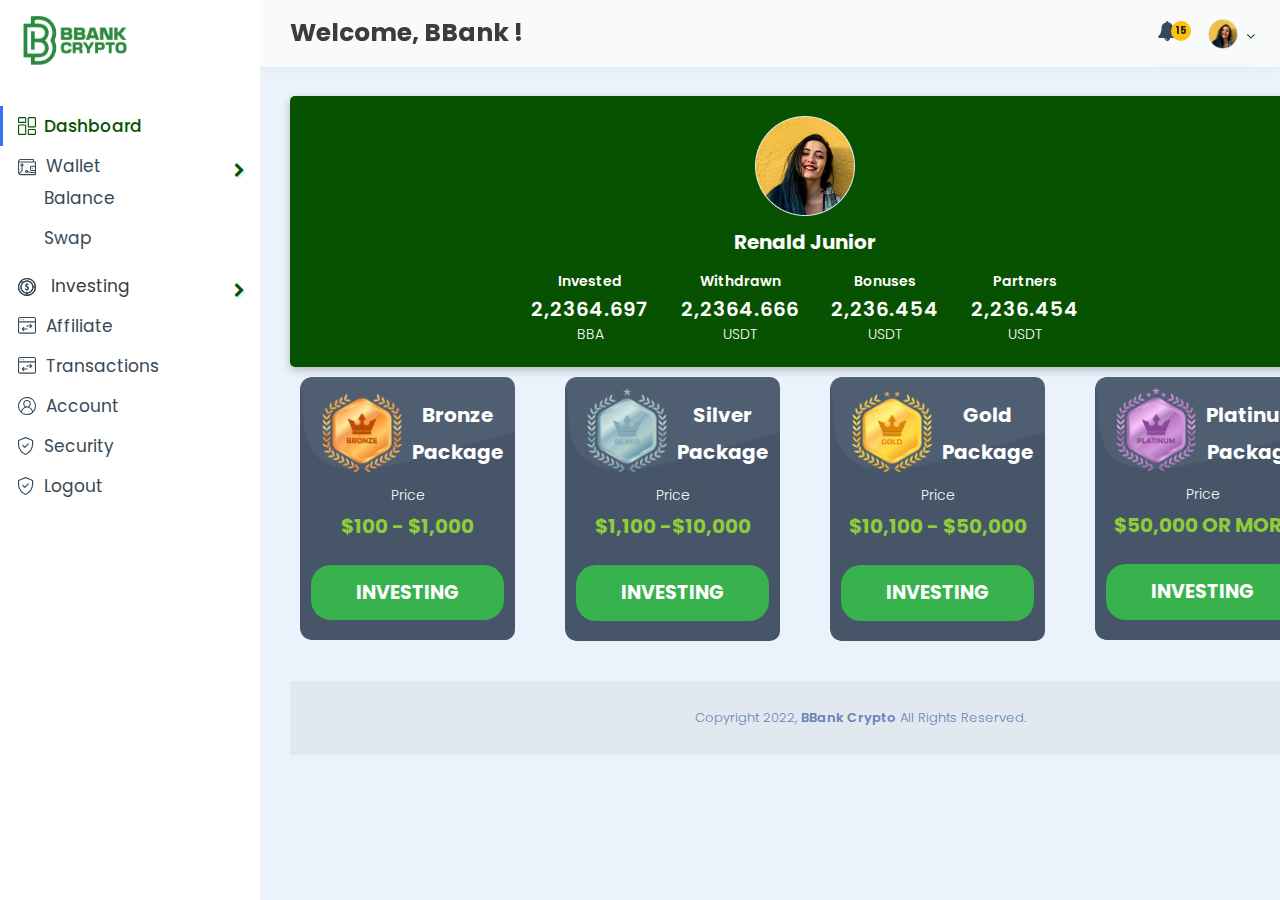
<file: index.html>
<!DOCTYPE html>
<html lang="zxx" class="js">

<head>
    <meta charset="utf-8">
    <meta name="author" content="Softnio">
    <meta name="viewport" content="width=device-width, initial-scale=1, shrink-to-fit=no">

    <link rel="shortcut icon" href="./assets/img/fav.png" type="image/x-icon">

    <title>Dashboard</title>

    <link rel="stylesheet" href="./assets/css/bundle.css">

    <link rel="stylesheet" href="./assets/css/swiper-bundle.css" />
    <link rel="stylesheet" href="./assets/css/style.css">
    <link rel="stylesheet" href="./assets/css/dashboard.css">
    <link href="./assets/css/site-account.css" rel="stylesheet" />
    <link href="./assets/css/footable.boostrap.min.css" rel="stylesheet" />
    <script src="./assets/js/jquery.bundle.js"></script>
    <link href="./assets/css/toastr.min.css" rel="stylesheet" />
    <link href="./assets/css/font-awesome-4.7/css/font-awesome.min.css" rel="stylesheet" />
</head>

<body class="user-dashboard">
    <div class="topbar">
        <div class="topbar-md d-lg-none">
            <div class="container">
                <div class="d-flex align-items-center justify-content-between">
                    <a href="#" class="toggle-nav">
                        <div class="toggle-icon">
                            <span class="toggle-line"></span>
                            <span class="toggle-line"></span>
                            <span class="toggle-line"></span>
                            <span class="toggle-line"></span>
                        </div>
                    </a>

                    <div class="site-logo">
                        <a href="./index.html" class="site-brand">
                            <img src="./assets/img/logo-green.png" alt="logo" srcset="./assets/img/logo-green.png">
                        </a>
                    </div>

                    <div class="dropdown topbar-action-item topbar-action-user">
                        <a href="#" data-toggle="dropdown"> <img class="icon" src="./assets/img/user-thumb-sm.png"
                                alt="thumb"> <i class="fa fa-angle-down"
                                style="color: black; position: relative; top: 3px; margin-left: 4px;"></i></a>
                        <div class="dropdown-menu dropdown-menu-right">
                            <div class="user-dropdown">
                                <div class="user-dropdown-head">
                                    <h6 class="user-dropdown-name">luishoang</h6>
                                </div>
                                <div class="gaps-1x"></div>
                                <ul class="user-dropdown-links">
                                    <li><a href="./updateprofile.html"><i class="ti ti-id-badge"></i>My Profile</a>
                                    </li>
                                    <li><a href="./security.html"><i class="ti ti-lock"></i>Security</a></li>
                                </ul>
                                <ul class="user-dropdown-links">
                                    <li><a href="./index.html"><i class="ti ti-power-off"></i>Logout</a></li>
                                </ul>
                            </div>
                        </div>
                    </div>

                </div>
            </div>
        </div>
        <!-- pc -->
        <div class="user-content">
            <div class="d-lg-flex align-items-center justify-content-between">
                <div class="topbar-lg d-none d-lg-block">
                    <div class="title-header">Welcome, BBank !</div>
                </div>
                <div class="topbar-action d-none d-lg-block">
                    <ul class="topbar-action-list">
                        <li class="nav-item dropdown show">
                            <a class="nav-link" data-toggle="dropdown" href="#" aria-expanded="true">
                                <i class="fa fa-bell" aria-hidden="true"></i>
                                <span class="badge badge-warning navbar-badge">15</span>
                            </a>
                            <div class="dropdown-menu dropdown-menu-lg dropdown-menu-right "
                                style="left: inherit; right: 0px;">
                                <span class="dropdown-item dropdown-header">15 Notifications</span>
                                <div class="dropdown-divider"></div>
                                <a href="#" class="dropdown-item">
                                    <i class="fa fa-bell" aria-hidden="true"></i> 4 new messages
                                    <span class="float-right text-muted text-sm">3 mins</span>
                                </a>
                                <div class="dropdown-divider"></div>
                                <a href="#" class="dropdown-item">
                                    <i class="fa fa-bell" aria-hidden="true"></i> 8 friend requests
                                    <span class="float-right text-muted text-sm">12 hours</span>
                                </a>
                                <div class="dropdown-divider"></div>
                                <a href="#" class="dropdown-item">
                                    <i class="fa fa-bell" aria-hidden="true"></i> 3 new reports
                                    <span class="float-right text-muted text-sm">2 days</span>
                                </a>
                                <div class="dropdown-divider"></div>
                                <a href="#" class="dropdown-item dropdown-footer">See All Notifications</a>
                            </div>
                        </li>
                        <li class="dropdown topbar-action-item topbar-action-user">
                            <a href="#" data-toggle="dropdown"> <img class="icon" src="./assets/img/user-thumb-sm.png"
                                    alt="thumb"> <i class="fa fa-angle-down"
                                    style="color: #075200; position: relative; top: 3px; margin-left: 4px;"></i></a>
                            <div class="dropdown-menu dropdown-menu-right">
                                <div class="user-dropdown">
                                    <div class="user-dropdown-head">
                                        <h6 class="user-dropdown-name">luishoang</h6>
                                    </div>
                                    <div class="gaps-1x"></div>
                                    <ul class="user-dropdown-links">
                                        <li><a href="./updateprofile.html"><i class="ti ti-id-badge"></i>My Profile</a>
                                        </li>
                                        <li><a href="./security.html"><i class="ti ti-lock"></i>Security</a></li>
                                    </ul>
                                    <ul class="user-dropdown-links">
                                        <li><a href="./index.html"><i class="ti ti-power-off"></i>Logout</a></li>
                                    </ul>
                                </div>
                            </div>
                        </li>
                    </ul>
                </div>
            </div>
        </div>
    </div>

    <div class="user-wraper">
        <div class="">
            <div class="d-flex">
                <div class="user-sidebar">
                    <div class="site-logo">
                        <a href="./index.html" class="site-brand">
                            <img src="./assets/img/logo-green.png" alt="logo" srcset="./assets/img/logo-green.png">
                        </a>
                    </div>
                    <ul class="user-icon-nav">
                        <li>
                            <a href="./index.html">
                                <svg width="18" height="18" viewBox="0 0 18 18" fill="none"
                                    xmlns="http://www.w3.org/2000/svg">
                                    <g clip-path="url(#clip0)">
                                        <path
                                            d="M6.93633 6.00117H1.31133C0.587109 6.00117 0 5.41055 0 4.68633V1.31133C0 0.587109 0.587109 0 1.31133 0H6.93633C7.66055 0 8.24766 0.587109 8.24766 1.31133V4.68633C8.25117 5.41055 7.66055 6.00117 6.93633 6.00117ZM1.31133 1.125C1.20937 1.125 1.125 1.20938 1.125 1.31133V4.68633C1.125 4.78828 1.20937 4.87266 1.31133 4.87266H6.93633C7.03828 4.87266 7.12266 4.78828 7.12266 4.68633V1.31133C7.12266 1.20938 7.03828 1.125 6.93633 1.125H1.31133Z"
                                            fill="#374957" />
                                        <path
                                            d="M6.93633 18H1.31133C0.587109 18 0 17.4129 0 16.6886V8.81365C0 8.08943 0.587109 7.50232 1.31133 7.50232H6.93633C7.66055 7.50232 8.24766 8.08943 8.24766 8.81365V16.6886C8.25117 17.4129 7.66055 18 6.93633 18ZM1.31133 8.6238C1.20937 8.6238 1.125 8.70818 1.125 8.81013V16.6851C1.125 16.7871 1.20937 16.8715 1.31133 16.8715H6.93633C7.03828 16.8715 7.12266 16.7871 7.12266 16.6851V8.81013C7.12266 8.70818 7.03828 8.6238 6.93633 8.6238H1.31133Z"
                                            fill="#374957" />
                                        <path
                                            d="M16.6886 18H11.0636C10.3394 18 9.75232 17.4129 9.75232 16.6887V13.3136C9.75232 12.5894 10.3394 12.0023 11.0636 12.0023H16.6886C17.4129 12.0023 18 12.5894 18 13.3136V16.6887C18 17.4129 17.4129 18 16.6886 18ZM11.0636 13.1238C10.9617 13.1238 10.8773 13.2082 10.8773 13.3101V16.6851C10.8773 16.7871 10.9617 16.8715 11.0636 16.8715H16.6886C16.7906 16.8715 16.875 16.7871 16.875 16.6851V13.3101C16.875 13.2082 16.7906 13.1238 16.6886 13.1238H11.0636Z"
                                            fill="#374957" />
                                        <path
                                            d="M16.6886 10.5012H11.0636C10.3394 10.5012 9.75232 9.9141 9.75232 9.18988V1.31488C9.75232 0.590665 10.3394 0.00355575 11.0636 0.00355575H16.6886C17.4129 4.01207e-05 18 0.58715 18 1.31137V9.18637C18 9.91059 17.4129 10.5012 16.6886 10.5012ZM11.0636 1.12504C10.9617 1.12504 10.8773 1.20942 10.8773 1.31137V9.18637C10.8773 9.28832 10.9617 9.3727 11.0636 9.3727H16.6886C16.7906 9.3727 16.875 9.28832 16.875 9.18637V1.31137C16.875 1.20942 16.7906 1.12504 16.6886 1.12504H11.0636Z"
                                            fill="#374957" />
                                    </g>
                                    <defs>
                                        <clipPath id="clip0">
                                            <rect width="18" height="18" fill="white" />
                                        </clipPath>
                                    </defs>
                                </svg>
                                &nbsp; Dashboard
                            </a>
                        </li>
                        <li class="drp-link">
                            <a href="javascript:void(0)" title="Network" class="drp-link-act">
                                <svg width="18" height="17" viewBox="0 0 18 17" fill="none"
                                    xmlns="http://www.w3.org/2000/svg">
                                    <g clip-path="url(#clip0)">
                                        <path
                                            d="M2.67188 16.1333H17.4727C17.7645 16.1333 18 15.8986 18 15.6077V11.4027V7.19762V2.95754C18 2.6667 17.7645 2.43191 17.4727 2.43191H15.9082V0.52563C15.9082 0.234781 15.6727 0 15.3809 0H2.6543C1.1918 0 0 1.18792 0 2.64567V13.4701C0 14.9384 1.19883 16.1333 2.67188 16.1333ZM16.9453 10.877H13.6441C13.3313 10.877 13.0781 10.6247 13.0781 10.3129V8.28393C13.0781 7.97205 13.3313 7.71975 13.6441 7.71975H16.9453V10.877ZM16.9453 5.62074V6.672H13.6441C12.7512 6.672 12.0234 7.39736 12.0234 8.28743V10.3164C12.0234 11.2064 12.7512 11.9318 13.6441 11.9318H16.9453V12.9831H13.5527L10.1777 12.2226C10.0617 11.4657 9.4043 10.8805 8.61328 10.8805C7.74141 10.8805 7.03125 11.5884 7.03125 12.4574C7.03125 13.3265 7.74141 14.0343 8.61328 14.0343C9.19336 14.0343 9.70312 13.7189 9.97734 13.2529L13.377 14.0203C13.4156 14.0273 13.4543 14.0343 13.493 14.0343H16.9453V15.0856H2.67188C2.2957 15.0856 1.95117 14.9559 1.67695 14.7422L4.41563 12.0124C4.51406 11.9143 4.57031 11.7811 4.57031 11.641V7.60061C5.18555 7.38335 5.625 6.79815 5.625 6.11483C5.625 5.24579 4.91484 4.53794 4.04297 4.53794C3.17109 4.53794 2.46094 5.24579 2.46094 6.11483C2.46094 6.80165 2.90039 7.38335 3.51562 7.60061V11.4237L1.09688 13.8346C1.06875 13.7189 1.05469 13.5963 1.05469 13.4736V3.48668H15.3809H16.9453V4.57298V5.62074ZM8.61328 12.9796C8.32148 12.9796 8.08594 12.7448 8.08594 12.4539C8.08594 12.1631 8.32148 11.9283 8.61328 11.9283C8.90508 11.9283 9.14062 12.1631 9.14062 12.4539C9.14062 12.7448 8.90508 12.9796 8.61328 12.9796ZM4.04297 6.63695C3.75117 6.63695 3.51562 6.40217 3.51562 6.11132C3.51562 5.82047 3.75117 5.58569 4.04297 5.58569C4.33477 5.58569 4.57031 5.82047 4.57031 6.11132C4.57031 6.40217 4.33477 6.63695 4.04297 6.63695ZM2.6543 1.05126H14.8535V2.43191H1.06875C1.17422 1.65398 1.8457 1.05126 2.6543 1.05126Z"
                                            fill="#374957" />
                                        <path
                                            d="M14.6602 9.82579C14.9514 9.82579 15.1875 9.59046 15.1875 9.30017C15.1875 9.00987 14.9514 8.77454 14.6602 8.77454C14.3689 8.77454 14.1328 9.00987 14.1328 9.30017C14.1328 9.59046 14.3689 9.82579 14.6602 9.82579Z"
                                            fill="#374957" />
                                    </g>
                                    <defs>
                                        <clipPath id="clip0">
                                            <rect width="18" height="16.1333" fill="white" />
                                        </clipPath>
                                    </defs>
                                </svg>
                                &nbsp;Wallet
                                <i class="fa fa-chevron-right pull-right" style="margin-top: 5px;"></i>
                            </a>
                            <ul>
                                <li style="padding-left: 23px;">
                                    <a href="./balance.html" class="drp-item">
                                        <span>Balance</span>
                                    </a>
                                </li>
                                <li style="padding-left: 23px;">
                                    <a href="./swap.html" class="drp-item">
                                        <span>Swap</span>
                                    </a>
                                </li>
                            </ul>
                        </li>
                        <li class="drp-link">
                            <a class="drp-link-act">
                                <svg width="18" height="18" viewBox="0 0 18 18" fill="none"
                                    xmlns="http://www.w3.org/2000/svg">
                                    <path
                                        d="M9 18C6.59651 18 4.33605 17.0651 2.63721 15.3628C0.934884 13.664 0 11.4035 0 9C0 6.59651 0.934884 4.33605 2.63721 2.63721C4.33605 0.934884 6.59651 0 9 0C11.4035 0 13.664 0.934884 15.3628 2.63721C17.0651 4.33605 18 6.59651 18 9C18 11.4035 17.0651 13.664 15.3628 15.3628C13.664 17.0651 11.4035 18 9 18ZM9.58256 16.793C11.4453 16.657 13.2 15.8547 14.5256 14.5256C15.8512 13.2 16.6535 11.4523 16.793 9.59302H15.5302C15.3942 11.1174 14.7209 12.5512 13.6326 13.636C12.5442 14.7244 11.107 15.3942 9.58605 15.5302V16.793H9.58256ZM3.06628 3.91395C1.85233 5.32674 1.18605 7.13023 1.18605 9C1.18605 11.086 1.99884 13.05 3.47442 14.5256C4.79651 15.8477 6.5407 16.65 8.39651 16.7895V15.5267C6.78837 15.3802 5.29535 14.6442 4.18954 13.4512C3.06279 12.2337 2.44186 10.6535 2.44186 9C2.44186 7.47209 2.97907 5.98605 3.9593 4.81047L3.06628 3.91395ZM9 3.62791C6.03837 3.62791 3.62791 6.03837 3.62791 9C3.62791 11.9616 6.03837 14.3721 9 14.3721C11.9616 14.3721 14.3721 11.9616 14.3721 9C14.3721 6.03837 11.9616 3.62791 9 3.62791ZM16.793 8.40698C16.6535 6.54767 15.8512 4.8 14.5256 3.47442C13.05 1.99884 11.086 1.18605 9 1.18605C7.12326 1.18605 5.31977 1.85581 3.90349 3.07674L4.79651 3.96977C5.97558 2.98605 7.46512 2.44186 9 2.44186C10.657 2.44186 12.2372 3.06279 13.4547 4.19302C14.6512 5.30233 15.3837 6.79535 15.5302 8.40698H16.793Z"
                                        fill="#374957"></path>
                                    <path
                                        d="M15.3139 2.68598C13.6291 0.997609 11.386 0.0697021 9 0.0697021C6.61395 0.0697021 4.37093 0.997609 2.68604 2.68598C0.99767 4.37086 0.0697632 6.61389 0.0697632 8.99993C0.0697632 11.386 0.99767 13.629 2.68604 15.3139C4.37441 17.0023 6.61395 17.9302 9 17.9302C11.386 17.9302 13.6291 17.0023 15.3139 15.3139C17.0023 13.6255 17.9302 11.386 17.9302 8.99993C17.9302 6.61389 17.0023 4.37086 15.3139 2.68598ZM14.5744 3.42552C15.9384 4.78947 16.7407 6.56854 16.8663 8.47668H15.4674C15.1988 5.14528 12.4012 2.51156 9 2.51156C7.39534 2.51156 5.92674 3.09761 4.79302 4.06389L3.80232 3.07319C5.23953 1.80691 7.06744 1.11621 9 1.11621C11.107 1.11621 13.0849 1.93598 14.5744 3.42552ZM9 14.4418C6 14.4418 3.55814 11.9999 3.55814 8.99993C3.55814 5.99993 6 3.55807 9 3.55807C12 3.55807 14.4419 5.99993 14.4419 8.99993C14.4419 11.9999 12 14.4418 9 14.4418ZM1.11627 8.99993C1.11627 7.07086 1.80348 5.24993 3.06279 3.81272L4.05697 4.80691C3.09418 5.93714 2.51162 7.40226 2.51162 8.99993C2.51162 12.3976 5.13837 15.1918 8.46627 15.4639V16.8662C6.56162 16.7406 4.78953 15.9383 3.42558 14.5744C1.93604 13.0848 1.11627 11.1069 1.11627 8.99993ZM14.5744 14.5744C13.207 15.9418 11.4244 16.7441 9.51279 16.8662V15.4674C12.6767 15.2197 15.2128 12.6871 15.4639 9.52319H16.8628C16.7407 11.4313 15.9384 13.2104 14.5744 14.5744Z"
                                        fill="#374957"></path>
                                    <path
                                        d="M8.96861 12.8337C8.6407 12.8337 8.37558 12.5686 8.37558 12.2407V12.0628C8.00233 12.0139 7.69535 11.8919 7.30116 11.6337C7.02907 11.4558 6.94883 11.086 7.13023 10.8139C7.24186 10.6465 7.42674 10.5453 7.62558 10.5453C7.7407 10.5453 7.85233 10.5802 7.95 10.643C8.31628 10.8802 8.46279 10.9081 8.89186 10.9081C8.91628 10.9081 8.9407 10.9081 8.96512 10.9081C9.43954 10.9046 9.71512 10.5523 9.77093 10.2209C9.80233 10.0256 9.79186 9.66976 9.32791 9.5058C8.52558 9.22325 8.05814 8.9965 7.71977 8.73139C7.29418 8.39999 7.10232 7.82441 7.21395 7.23487C7.33256 6.5965 7.77907 6.0872 8.37558 5.9058V5.71046C8.37558 5.38255 8.6407 5.11743 8.96861 5.11743C9.29651 5.11743 9.56163 5.38255 9.56163 5.71046V5.86743C9.94535 5.96162 10.214 6.14301 10.3116 6.21627C10.5733 6.41162 10.6256 6.78487 10.4302 7.0465C10.3186 7.1965 10.1442 7.28371 9.95582 7.28371C9.82675 7.28371 9.70466 7.24185 9.6 7.16511C9.51279 7.09883 9.32093 6.9872 9.04535 6.9872C8.9407 6.9872 8.82907 7.00464 8.71744 7.03604C8.4593 7.11278 8.38954 7.37092 8.37558 7.44766C8.34768 7.59418 8.37907 7.7372 8.44884 7.79301C8.73489 8.01627 9.25117 8.21511 9.71861 8.38255C10.5977 8.69301 11.0861 9.50929 10.9361 10.4093C10.8628 10.8523 10.6395 11.2605 10.3081 11.5639C10.0884 11.7663 9.83721 11.9093 9.55465 11.9965V12.2337C9.56163 12.5686 9.29651 12.8337 8.96861 12.8337Z"
                                        fill="#374957"></path>
                                    <path
                                        d="M9.70116 8.45584C9.22674 8.2884 8.70349 8.08607 8.41046 7.85584C8.31977 7.78259 8.2779 7.61863 8.31279 7.44421C8.33023 7.357 8.40697 7.06747 8.70349 6.97677C9.19186 6.83026 9.52674 7.02561 9.64884 7.11631C9.87907 7.29073 10.207 7.24189 10.3814 7.01166C10.5558 6.78142 10.507 6.45352 10.2767 6.2791C10.1686 6.19538 9.89302 6.01747 9.49883 5.93026V5.71747C9.49883 5.42793 9.26511 5.19421 8.97558 5.19421C8.68604 5.19421 8.45232 5.42793 8.45232 5.71747V5.96514C8.43837 5.96863 8.42093 5.97212 8.40697 5.9791C7.83488 6.15003 7.40581 6.64189 7.29069 7.25584C7.18256 7.82096 7.36744 8.36863 7.77209 8.68608C8.10349 8.9477 8.56395 9.16747 9.3593 9.45003C9.88953 9.6384 9.87558 10.064 9.84767 10.2419C9.78837 10.5977 9.48837 10.9814 8.97209 10.9849C8.46628 10.9884 8.3093 10.964 7.9186 10.7093C7.6779 10.5524 7.35349 10.6186 7.19302 10.8593C7.03256 11.1 7.10232 11.4244 7.34302 11.5849C7.76163 11.8605 8.07209 11.9686 8.44883 12.0105V12.2512C8.44883 12.5407 8.68256 12.7744 8.97209 12.7744C9.26163 12.7744 9.49535 12.5407 9.49535 12.2512V11.9617C9.78488 11.8814 10.0465 11.7384 10.2698 11.5326C10.5872 11.2396 10.8035 10.8454 10.8733 10.4163C11.0163 9.54073 10.5453 8.75584 9.70116 8.45584Z"
                                        fill="#374957"></path>
                                </svg>
                                &nbsp; Investing
                                <i class="fa fa-chevron-right pull-right" style="margin-top: 5px;"></i>
                            </a>
                            <ul hidden="">
                                <li style="padding-left: 23px;">
                                    <a href="./Invest.html" class="drp-item">
                                        <span>Staking</span>
                                    </a>
                                </li>
                                <li style="padding-left: 23px;">
                                    <a href="./stake-history.html" class="drp-item">
                                        <span>Stake history</span>
                                    </a>
                                </li>
                            </ul>
                        </li>
                        <li>
                            <a href="./aff.html">
                                <svg width="18" height="17" viewBox="0 0 18 17" fill="none"
                                    xmlns="http://www.w3.org/2000/svg">
                                    <g clip-path="url(#clip0)">
                                        <path
                                            d="M1.97211 16.6909C0.885657 16.6909 0 15.7986 0 14.7039V1.98701C0 0.892349 0.885657 0 1.97211 0H16.0279C17.1143 0 18 0.892349 18 1.98701V14.7039C18 15.7986 17.1143 16.6909 16.0279 16.6909H1.97211ZM1.0757 14.7039C1.0757 15.2025 1.47729 15.6071 1.97211 15.6071H16.0279C16.5227 15.6071 16.9243 15.2025 16.9243 14.7039V5.41913H1.0757V14.7039ZM1.97211 1.08383C1.47729 1.08383 1.0757 1.48845 1.0757 1.98701V4.3353H16.9243V1.98701C16.9243 1.48845 16.5227 1.08383 16.0279 1.08383H1.97211ZM3.48884 11.9582L5.75139 9.67856L6.51155 10.4445L5.54701 11.4163H9.50199V12.5001H5.54701L6.51155 13.4719L5.75139 14.2379L3.48884 11.9582ZM11.4884 10.5817L12.453 9.60992H8.4263V8.52609H12.453L11.4884 7.55426L12.2486 6.78836L14.5112 9.068L12.2486 11.3477L11.4884 10.5817ZM5.55777 3.25148C5.26016 3.25148 5.01992 3.00942 5.01992 2.70956C5.01992 2.4097 5.26016 2.16765 5.55777 2.16765C5.85538 2.16765 6.09562 2.4097 6.09562 2.70956C6.09562 3.00942 5.85538 3.25148 5.55777 3.25148ZM3.04781 3.25148C2.7502 3.25148 2.50996 3.00942 2.50996 2.70956C2.50996 2.4097 2.7502 2.16765 3.04781 2.16765C3.34542 2.16765 3.58566 2.4097 3.58566 2.70956C3.58566 3.00942 3.34542 3.25148 3.04781 3.25148Z"
                                            fill="#374957" />
                                    </g>
                                    <defs>
                                        <clipPath id="clip0">
                                            <rect width="18" height="16.6909" fill="white" />
                                        </clipPath>
                                    </defs>
                                </svg>
                                &nbsp; Affiliate
                            </a>
                        </li>
                        <li>
                            <a href="./transaction.html">
                                <svg width="18" height="17" viewBox="0 0 18 17" fill="none"
                                    xmlns="http://www.w3.org/2000/svg">
                                    <g clip-path="url(#clip0)">
                                        <path
                                            d="M1.97211 16.6909C0.885657 16.6909 0 15.7986 0 14.7039V1.98701C0 0.892349 0.885657 0 1.97211 0H16.0279C17.1143 0 18 0.892349 18 1.98701V14.7039C18 15.7986 17.1143 16.6909 16.0279 16.6909H1.97211ZM1.0757 14.7039C1.0757 15.2025 1.47729 15.6071 1.97211 15.6071H16.0279C16.5227 15.6071 16.9243 15.2025 16.9243 14.7039V5.41913H1.0757V14.7039ZM1.97211 1.08383C1.47729 1.08383 1.0757 1.48845 1.0757 1.98701V4.3353H16.9243V1.98701C16.9243 1.48845 16.5227 1.08383 16.0279 1.08383H1.97211ZM3.48884 11.9582L5.75139 9.67856L6.51155 10.4445L5.54701 11.4163H9.50199V12.5001H5.54701L6.51155 13.4719L5.75139 14.2379L3.48884 11.9582ZM11.4884 10.5817L12.453 9.60992H8.4263V8.52609H12.453L11.4884 7.55426L12.2486 6.78836L14.5112 9.068L12.2486 11.3477L11.4884 10.5817ZM5.55777 3.25148C5.26016 3.25148 5.01992 3.00942 5.01992 2.70956C5.01992 2.4097 5.26016 2.16765 5.55777 2.16765C5.85538 2.16765 6.09562 2.4097 6.09562 2.70956C6.09562 3.00942 5.85538 3.25148 5.55777 3.25148ZM3.04781 3.25148C2.7502 3.25148 2.50996 3.00942 2.50996 2.70956C2.50996 2.4097 2.7502 2.16765 3.04781 2.16765C3.34542 2.16765 3.58566 2.4097 3.58566 2.70956C3.58566 3.00942 3.34542 3.25148 3.04781 3.25148Z"
                                            fill="#374957" />
                                    </g>
                                    <defs>
                                        <clipPath id="clip0">
                                            <rect width="18" height="16.6909" fill="white" />
                                        </clipPath>
                                    </defs>
                                </svg>
                                &nbsp; Transactions
                            </a>
                        </li>
                        <li><a href="./updateprofile.html">
                                <svg width="18" height="18" viewBox="0 0 18 18" fill="none"
                                    xmlns="http://www.w3.org/2000/svg">
                                    <path
                                        d="M8.68359 0C8.89453 0 9.10547 0 9.31641 0C9.38672 0.0105469 9.45352 0.0210937 9.52383 0.0316406C10.0582 0.108984 10.6066 0.140625 11.127 0.270703C13.5527 0.868359 15.409 2.26055 16.7133 4.38047C17.4023 5.50195 17.8066 6.72891 17.9332 8.04023C17.9543 8.25469 17.9789 8.46914 18 8.68359C18 8.89453 18 9.10547 18 9.31641C17.9895 9.39023 17.9789 9.46406 17.9684 9.53789C17.891 10.0687 17.8594 10.6066 17.7328 11.1234C17.1492 13.4895 15.8062 15.3211 13.7566 16.6289C12.6 17.3672 11.3309 17.7961 9.95977 17.9332C9.74531 17.9543 9.53086 17.9789 9.31641 18C9.10547 18 8.89453 18 8.68359 18C8.61328 17.9895 8.54648 17.9789 8.47617 17.9684C7.9418 17.891 7.39336 17.8594 6.87305 17.7293C4.45078 17.1316 2.59102 15.7395 1.28672 13.6195C0.597656 12.498 0.193359 11.2711 0.0667969 9.95977C0.0457031 9.74531 0.0210938 9.53086 0 9.31641C0 9.10547 0 8.89453 0 8.68359C0.0105469 8.60977 0.028125 8.53594 0.0316406 8.46211C0.0632812 7.73789 0.193359 7.02773 0.411328 6.33867C1.10039 4.1625 2.4293 2.48555 4.36641 1.29727C5.49492 0.604688 6.72188 0.196875 8.04375 0.0667969C8.25469 0.0457031 8.46914 0.0210938 8.68359 0ZM14.9977 14.1926C17.6063 11.2816 17.8137 6.26836 14.3121 3.08672C10.8949 -0.0140623 5.50898 0.485156 2.7 4.15898C-0.00351557 7.68867 0.991406 12.0832 3.00937 14.175C3.58594 12.1113 4.88672 10.6875 6.89062 9.87891C5.97656 9.21797 5.41758 8.36367 5.26641 7.27031C5.11523 6.16992 5.38945 5.17852 6.09961 4.32773C7.43555 2.72812 9.75938 2.51367 11.3625 3.80039C12.1641 4.44375 12.6492 5.2875 12.7477 6.31055C12.8918 7.79414 12.3258 8.98594 11.1199 9.87891C13.1273 10.691 14.4105 12.1219 14.9977 14.1926ZM9.225 16.9523C9.47109 16.9277 9.94922 16.9102 10.4098 16.8223C11.7035 16.5832 12.8742 16.0559 13.9148 15.2438C14.0449 15.1418 14.1012 15.0609 14.0695 14.8711C13.8516 13.5879 13.2504 12.5227 12.2449 11.7141C10.9617 10.6805 9.49219 10.3324 7.875 10.6875C5.81836 11.1375 4.21875 12.8426 3.90937 14.9941C3.90234 15.0434 3.93398 15.1207 3.97617 15.1523C5.44219 16.3336 7.11562 16.9348 9.225 16.9523ZM9.00703 4.00781C7.55508 3.97617 6.25781 5.18555 6.25781 6.75C6.25781 8.24766 7.51289 9.4957 9.01055 9.48867C10.5047 9.48164 11.7422 8.24063 11.7422 6.75C11.7387 5.17148 10.4379 3.9832 9.00703 4.00781Z"
                                        fill="#374957" />
                                </svg>
                                &nbsp; Account
                            </a>
                        </li>
                        <li>
                            <a href="./security.html">
                                <svg width="16" height="18" viewBox="0 0 16 18" fill="none"
                                    xmlns="http://www.w3.org/2000/svg">
                                    <g clip-path="url(#clip0)">
                                        <path
                                            d="M7.57143 18C7.49643 18 7.425 17.9857 7.35714 17.9571C5.17143 17.0679 3.32143 15.5607 2.00714 13.6071C0.696429 11.65 0 9.36786 0 7.01071V3.47857C0 3.24643 0.139286 3.03929 0.353571 2.95L7.35357 0.0428571C7.425 0.0142857 7.49643 0 7.57143 0C7.64643 0 7.72143 0.0142857 7.78929 0.0428571L14.7893 2.95C15.0036 3.03929 15.1429 3.24643 15.1429 3.47857V7.01071C15.1429 9.36786 14.4464 11.65 13.1357 13.6071C11.8214 15.5607 9.97143 17.0679 7.78571 17.9571C7.71786 17.9857 7.64643 18 7.57143 18ZM1.14286 3.86071V7.01071C1.14286 11.2429 3.64286 15.0786 7.51429 16.7821L7.57143 16.8071L7.62857 16.7821C11.5 15.0786 14 11.2429 14 7.01071V3.86071L7.57143 1.18929L1.14286 3.86071ZM6.78214 11C6.62857 11 6.48571 10.9393 6.37857 10.8321L4.38214 8.83571C4.275 8.72857 4.21429 8.58572 4.21429 8.43214C4.21429 8.27857 4.275 8.13571 4.38214 8.02857C4.48929 7.92143 4.63214 7.86071 4.78571 7.86071C4.93929 7.86071 5.08214 7.92143 5.18929 8.02857L6.78214 9.62143L9.95357 6.45C10.0607 6.34286 10.2036 6.28214 10.3571 6.28214C10.5107 6.28214 10.6536 6.34286 10.7607 6.45C10.8679 6.55714 10.9286 6.7 10.9286 6.85357C10.9286 7.00714 10.8679 7.15 10.7607 7.25714L7.18571 10.8321C7.07857 10.9393 6.93571 11 6.78214 11Z"
                                            fill="#374957" />
                                    </g>
                                    <defs>
                                        <clipPath id="clip0">
                                            <rect width="15.1429" height="18" fill="white" />
                                        </clipPath>
                                    </defs>
                                </svg>
                                &nbsp; Security
                            </a>
                        </li>
                        <li>
                            <a href="./security.html">
                                <svg width="16" height="18" viewBox="0 0 16 18" fill="none"
                                    xmlns="http://www.w3.org/2000/svg">
                                    <g clip-path="url(#clip0)">
                                        <path
                                            d="M7.57143 18C7.49643 18 7.425 17.9857 7.35714 17.9571C5.17143 17.0679 3.32143 15.5607 2.00714 13.6071C0.696429 11.65 0 9.36786 0 7.01071V3.47857C0 3.24643 0.139286 3.03929 0.353571 2.95L7.35357 0.0428571C7.425 0.0142857 7.49643 0 7.57143 0C7.64643 0 7.72143 0.0142857 7.78929 0.0428571L14.7893 2.95C15.0036 3.03929 15.1429 3.24643 15.1429 3.47857V7.01071C15.1429 9.36786 14.4464 11.65 13.1357 13.6071C11.8214 15.5607 9.97143 17.0679 7.78571 17.9571C7.71786 17.9857 7.64643 18 7.57143 18ZM1.14286 3.86071V7.01071C1.14286 11.2429 3.64286 15.0786 7.51429 16.7821L7.57143 16.8071L7.62857 16.7821C11.5 15.0786 14 11.2429 14 7.01071V3.86071L7.57143 1.18929L1.14286 3.86071ZM6.78214 11C6.62857 11 6.48571 10.9393 6.37857 10.8321L4.38214 8.83571C4.275 8.72857 4.21429 8.58572 4.21429 8.43214C4.21429 8.27857 4.275 8.13571 4.38214 8.02857C4.48929 7.92143 4.63214 7.86071 4.78571 7.86071C4.93929 7.86071 5.08214 7.92143 5.18929 8.02857L6.78214 9.62143L9.95357 6.45C10.0607 6.34286 10.2036 6.28214 10.3571 6.28214C10.5107 6.28214 10.6536 6.34286 10.7607 6.45C10.8679 6.55714 10.9286 6.7 10.9286 6.85357C10.9286 7.00714 10.8679 7.15 10.7607 7.25714L7.18571 10.8321C7.07857 10.9393 6.93571 11 6.78214 11Z"
                                            fill="#374957" />
                                    </g>
                                    <defs>
                                        <clipPath id="clip0">
                                            <rect width="15.1429" height="18" fill="white" />
                                        </clipPath>
                                    </defs>
                                </svg>
                                &nbsp; Logout
                            </a>
                        </li>
                    </ul>
                </div>

                <div class="page-content user-content">
                    <!-- ======================================================= -->

                    <div class="dashboard-bg">
                        <div class="row">
                            <!-- INFOR DASHBOARD -->
                            <div class="col-lg-12 col-sm-12 col-12">
                                <div class="dashboard-balance primary-box">
                                    <div class="text-center">
                                        <img src="./assets/img/avt-dash.png" alt="" class="dashboard-balance-logo">
                                        <p class="name">Renald Junior</p>
                                    </div>
                                    <div class="d-flex justify-content-center flex-wrap">
                                        <div class="text-center mx-3">
                                            <div class="dashboard-balance-title mt-2 mb-1">Invested</div>
                                            <div
                                                class="dashboard-balance-block d-flex justify-content-center flex-column">
                                                <div class="dashboard-balance-value">
                                                    2,2364.697
                                                </div>
                                                <span class="dashboard-balance-currency">BBA</span>
                                            </div>
                                        </div>
                                        <div class="text-center mx-3">
                                            <div class="dashboard-balance-title mt-2 mb-1">Withdrawn</div>
                                            <div
                                                class="dashboard-balance-block d-flex justify-content-center flex-column">
                                                <div class="dashboard-balance-value">
                                                    2,2364.666
                                                </div>
                                                <span class="dashboard-balance-currency">USDT</span>
                                            </div>
                                        </div>
                                        <div class="text-center mx-3">
                                            <div class="dashboard-balance-title mt-2 mb-1">Bonuses</div>
                                            <div
                                                class="dashboard-balance-block d-flex justify-content-center flex-column">
                                                <div class="dashboard-balance-value">
                                                    2,236.454
                                                </div>
                                                <span class="dashboard-balance-currency">USDT</span>
                                            </div>
                                        </div>
                                        <div class="text-center mx-3">
                                            <div class="dashboard-balance-title mt-2 mb-1">Partners</div>
                                            <div
                                                class="dashboard-balance-block d-flex justify-content-center flex-column">
                                                <div class="dashboard-balance-value">
                                                    2,236.454
                                                </div>
                                                <span class="dashboard-balance-currency">USDT</span>
                                            </div>
                                        </div>
                                    </div>
                                </div>
                            </div>
                            <!-- <div class="col-lg-4 col-sm-12 col-12 primary-box primary-box--black"
                                style="min-height: 400px;">
                                <img src="./assets/img/dash-chart.png" alt="" class="img-fluid">
                            </div> -->



                            <!-- PACKAGE -->
                            <div class="container-fluid">
                                <div class="row  d-flex justify-content-center">
                                    <div class="col-lg-3">
                                        <div class="dashboard-package centering flex-column">
                                            <div class="d-flex align-items-center">
                                                <img src="./assets/img/BRONZE.png" alt="">
                                                <div class="policy-package-name ">
                                                    Bronze<br> Package
                                                </div>
                                            </div>
                                            <div class="text-light">Price</div>
                                            <div class="policy-package-price secondary-text">
                                                $100 - $1,000
                                            </div>
                                            <a href="#" class="buy-now">Investing</a>
                                        </div>
                                    </div>

                                    <div class="col-lg-3">
                                        <div class="dashboard-package centering flex-column">
                                            <div class="d-flex align-items-center">
                                                <img src="./assets/img/SILVER.png" alt="">
                                                <div class="policy-package-name ">
                                                    Silver<br> Package
                                                </div>
                                            </div>
                                            <div class="text-light">Price</div>
                                            <div class="policy-package-price secondary-text">
                                                $1,100 -$10,000
                                            </div>
                                            <a href="#" class="buy-now">Investing</a>
                                        </div>
                                    </div>

                                    <div class="col-lg-3">
                                        <div class="dashboard-package centering flex-column">
                                            <div class="d-flex align-items-center">
                                                <img src="./assets/img/GOLD.png" alt="">
                                                <div class="policy-package-name ">
                                                    Gold <br> Package
                                                </div>
                                            </div>
                                            <div class="text-light">Price</div>
                                            <div class="policy-package-price secondary-text">
                                                $10,100 - $50,000
                                            </div>
                                            <a href="#" class="buy-now">Investing</a>
                                        </div>
                                    </div>

                                    <div class="col-lg-3">
                                        <div class="dashboard-package centering flex-column">
                                            <div class="d-flex align-items-center">
                                                <img src="./assets/img/PLATINUM.png" alt="">
                                                <div class="policy-package-name ">
                                                    Platinum <br> Package
                                                </div>
                                            </div>
                                            <div class="text-light">Price</div>
                                            <div class="policy-package-price secondary-text">
                                                $50,000 OR MORE
                                            </div>
                                            <a href="#" class="buy-now">Investing</a>
                                        </div>
                                    </div>
                                </div>
                            </div>
                        </div>
                    </div>
                    <div class="footer-bar">
                        <div class="container text-center">
                            <span class="footer-copyright">Copyright 2022, <b>BBank Crypto</b> All Rights
                                Reserved.</span>
                        </div>
                    </div>
                    <!-- ======================================================= -->




                    <style>
                        section.stake .nav-tabs .nav-item.show .nav-link,
                        .nav-tabs .nav-link.active {
                            color: #304073 !important;
                            background-color: #fff;
                        }
                    </style>
                    <script>
                        $(document).on('submit', '#editUserProfile', function (e) {
                            e.preventDefault();
                            var THIS = $(this);
                            var button = THIS.find('[type="submit"]');
                            var text = button.text();
                            button.prop('disabled', true).text('Waiting...');
                            var formData = new FormData(this);
                            $.ajax({
                                data: formData,
                                url: '/account/FormUpdateInfoUser',
                                type: 'POST',
                                contentType: false,
                                processData: false,
                                cache: false,
                                success: function (data) {
                                    if (data.check == true) {
                                        toast('success', data.ms);
                                        reload();
                                    } else {
                                        toast('error', data.ms);
                                        button.prop('disabled', false).text(text);
                                    }
                                },
                                error: function (err) {
                                    toast('error', err.statusText);
                                    button.prop('disabled', false).text(text);
                                }
                            });
                        });
                    </script>
                </div>
            </div>
        </div>
    </div>

    <script src="./assets/js/swiper-bundle.min.js"></script>
    <script src="./assets/js/toastr.min.js"></script>
    <script src="./assets/js/script.js"></script>
    <script src="./assets/js/custom.js"></script>
    <script>
        $(document).ready(function () {
            if ($(".sw-coins").length) {
                new Swiper(".sw-coins", {
                    slidesPerView: 4,
                    spaceBetween: 15,
                    breakpoints: {
                        '1120': {
                            slidesPerView: 3,
                            spaceBetween: 15,
                        },
                        '991': {
                            slidesPerView: 3,
                            spaceBetween: 15,
                        },
                        '768': {
                            slidesPerView: 3,
                            spaceBetween: 15,
                        },
                        '320': {
                            slidesPerView: 2,
                            spaceBetween: 15,
                        },


                    },
                    navigation: {
                        nextEl: ".swiper-button-next",
                        prevEl: ".swiper-button-prev",
                    },
                });
            }
            if ($(".sw-timeSavingRunning").length) {
                new Swiper(".sw-timeSavingRunning", {
                    slidesPerView: 2,
                    spaceBetween: 15,
                    navigation: {
                        nextEl: ".swiper-button-next",
                        prevEl: ".swiper-button-prev",
                    },
                });
            }

            if ($(".sw-timeSaving").length) {
                new Swiper(".sw-timeSaving", {
                    slidesPerView: 2,
                    spaceBetween: 15,
                    breakpoints: {
                        '1120': {
                            slidesPerView: 2,
                            spaceBetween: 15,
                        },
                        '991': {
                            slidesPerView: 2,
                            spaceBetween: 15,
                        },
                        '768': {
                            slidesPerView: 2,
                            spaceBetween: 15,
                        },
                        '480': {
                            slidesPerView: 2,
                            spaceBetween: 15,
                        },
                        '320': {
                            slidesPerView: 2,
                            spaceBetween: 15,
                        },

                    },
                    navigation: {
                        nextEl: ".swiper-button-next",
                        prevEl: ".swiper-button-prev",
                    },
                });
            }
        });
    </script>
</body>

</html>
</file>
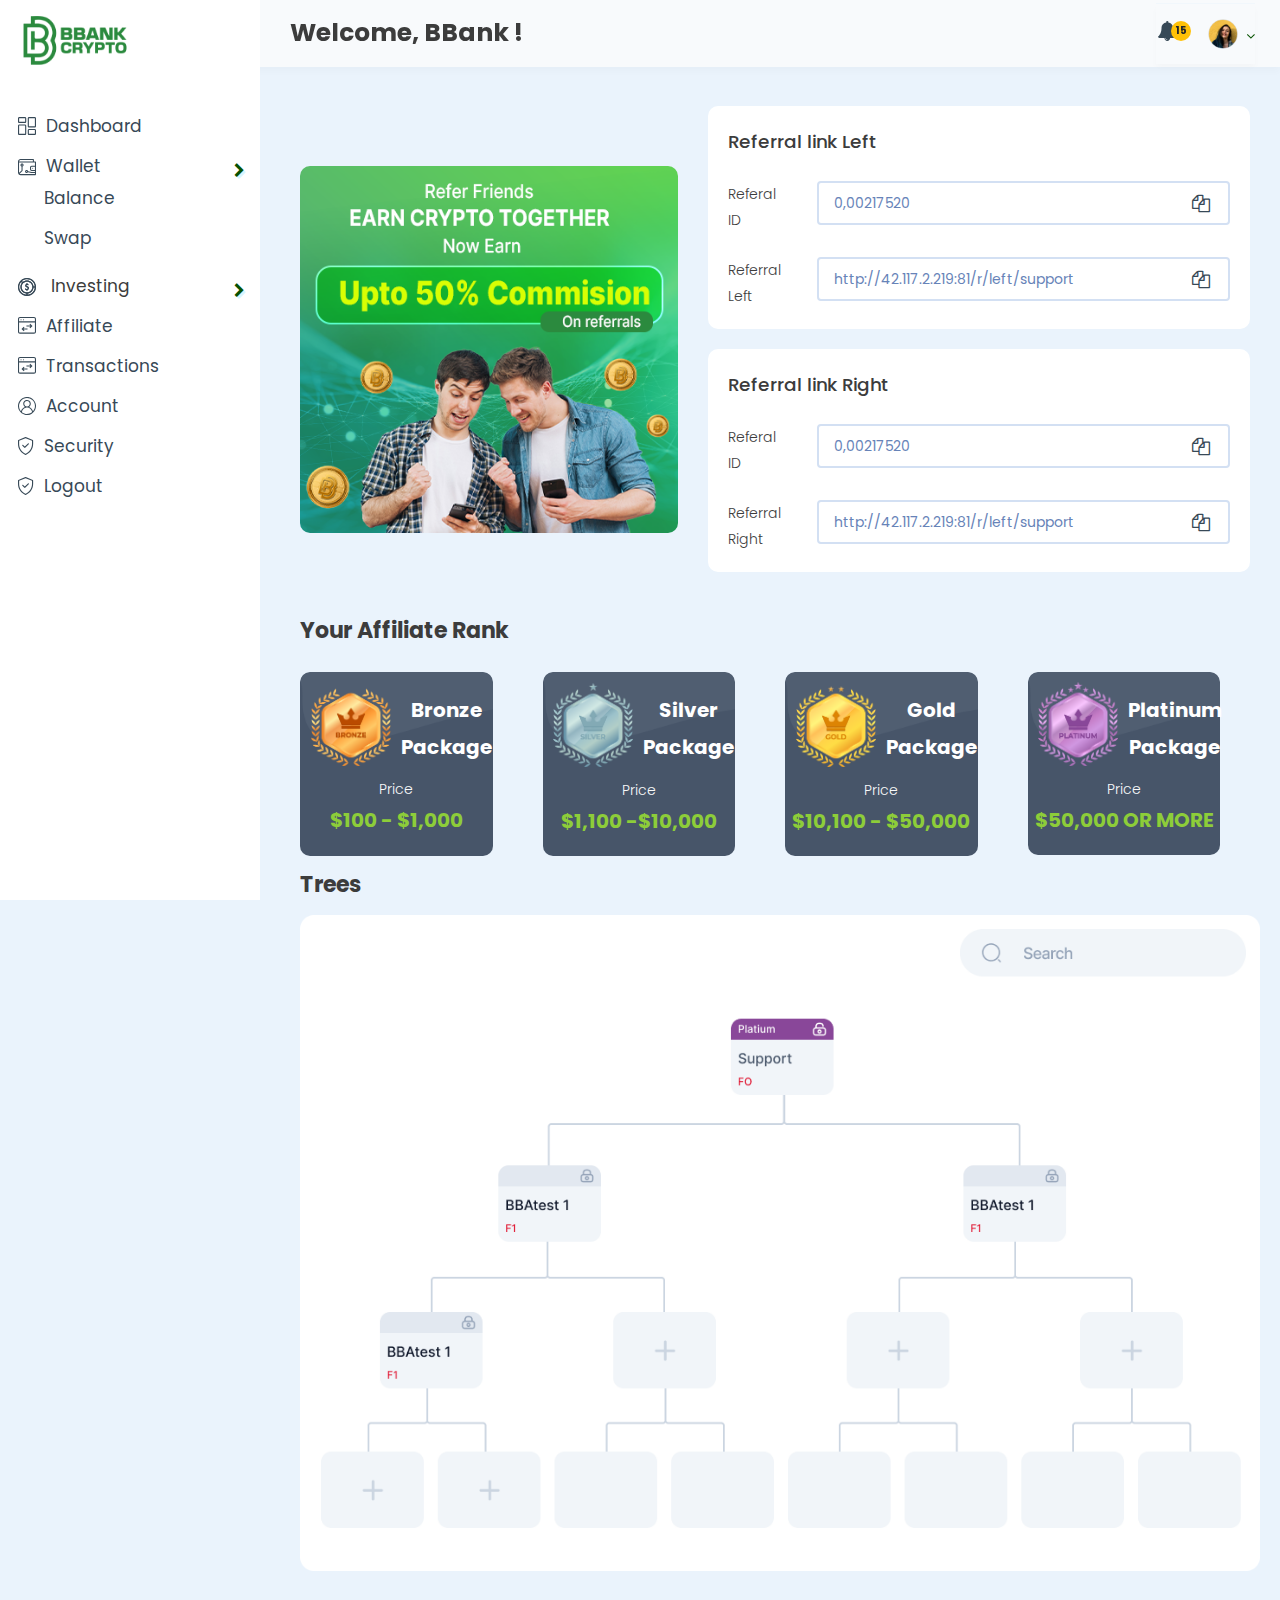
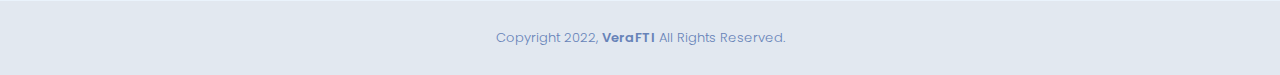
<file: aff.html>
<!DOCTYPE html>
<html lang="zxx" class="js">

<head>
    <meta charset="utf-8">
    <meta name="author" content="Softnio">
    <meta name="viewport" content="width=device-width, initial-scale=1, shrink-to-fit=no">

    <link rel="shortcut icon" href="./assets/img/fav.png" type="image/x-icon">

    <title>Investment</title>

    <link rel="stylesheet" href="./assets/css/bundle.css">
    <link rel="stylesheet" href="./assets/css/dashboard.css">
    <link rel="stylesheet" href="./assets/css/swiper-bundle.css" />
    <link rel="stylesheet" href="./assets/css/style.css">
    <link rel="stylesheet" href="./assets/css/cssmore.css">
    <link href="./assets/css/site-account.css" rel="stylesheet" />
    <link href="./assets/css/footable.boostrap.min.css" rel="stylesheet" />
    <script src="./assets/js/jquery.bundle.js"></script>
    <link href="./assets/css/toastr.min.css" rel="stylesheet" />
    <link href="./assets/css/font-awesome-4.7/css/font-awesome.min.css" rel="stylesheet" />
</head>

<body class="user-dashboard">
    <div class="topbar">
        <div class="topbar-md d-lg-none">
            <div class="container">
                <div class="d-flex align-items-center justify-content-between">
                    <a href="#" class="toggle-nav">
                        <div class="toggle-icon">
                            <span class="toggle-line"></span>
                            <span class="toggle-line"></span>
                            <span class="toggle-line"></span>
                            <span class="toggle-line"></span>
                        </div>
                    </a>

                    <div class="site-logo">
                        <a href="./index.html" class="site-brand">
                            <img src="./assets/img/logo-green.png" alt="logo" srcset="./assets/img/logo-green.png">
                        </a>
                    </div>

                    <div class="dropdown topbar-action-item topbar-action-user">
                        <a href="#" data-toggle="dropdown"> <img class="icon" src="./assets/img/user-thumb-sm.png"
                                alt="thumb"> <i class="fa fa-angle-down"
                                style="color: #fff; position: relative; top: 3px; margin-left: 4px;"></i></a>
                        <div class="dropdown-menu dropdown-menu-right">
                            <div class="user-dropdown">
                                <div class="user-dropdown-head">
                                    <h6 class="user-dropdown-name">luishoang</h6>
                                </div>
                                <div class="gaps-1x"></div>
                                <ul class="user-dropdown-links">
                                    <li><a href="./updateprofile.html"><i class="ti ti-id-badge"></i>My Profile</a>
                                    </li>
                                    <li><a href="./security.html"><i class="ti ti-lock"></i>Security</a></li>
                                </ul>
                                <ul class="user-dropdown-links">
                                    <li><a href="./index.html"><i class="ti ti-power-off"></i>Logout</a></li>
                                </ul>
                            </div>
                        </div>
                    </div>

                </div>
            </div>
        </div>
        <!-- pc -->
        <div class="user-content">
            <div class="d-lg-flex align-items-center justify-content-between">
                <div class="topbar-lg d-none d-lg-block">
                    <div class="title-header">Welcome, BBank !</div>
                </div>
                <div class="topbar-action d-none d-lg-block">
                    <ul class="topbar-action-list">
                        <li class="nav-item dropdown show">
                            <a class="nav-link" data-toggle="dropdown" href="#" aria-expanded="true">
                                <i class="fa fa-bell" aria-hidden="true"></i>
                                <span class="badge badge-warning navbar-badge">15</span>
                            </a>
                            <div class="dropdown-menu dropdown-menu-lg dropdown-menu-right "
                                style="left: inherit; right: 0px;">
                                <span class="dropdown-item dropdown-header">15 Notifications</span>
                                <div class="dropdown-divider"></div>
                                <a href="#" class="dropdown-item">
                                    <i class="fa fa-bell" aria-hidden="true"></i> 4 new messages
                                    <span class="float-right text-muted text-sm">3 mins</span>
                                </a>
                                <div class="dropdown-divider"></div>
                                <a href="#" class="dropdown-item">
                                    <i class="fa fa-bell" aria-hidden="true"></i> 8 friend requests
                                    <span class="float-right text-muted text-sm">12 hours</span>
                                </a>
                                <div class="dropdown-divider"></div>
                                <a href="#" class="dropdown-item">
                                    <i class="fa fa-bell" aria-hidden="true"></i> 3 new reports
                                    <span class="float-right text-muted text-sm">2 days</span>
                                </a>
                                <div class="dropdown-divider"></div>
                                <a href="#" class="dropdown-item dropdown-footer">See All Notifications</a>
                            </div>
                        </li>
                        <li class="dropdown topbar-action-item topbar-action-user">
                            <a href="#" data-toggle="dropdown"> <img class="icon" src="./assets/img/user-thumb-sm.png"
                                    alt="thumb"> <i class="fa fa-angle-down"
                                    style="color: #075200; position: relative; top: 3px; margin-left: 4px;"></i></a>
                            <div class="dropdown-menu dropdown-menu-right">
                                <div class="user-dropdown">
                                    <div class="user-dropdown-head">
                                        <h6 class="user-dropdown-name">luishoang</h6>
                                    </div>
                                    <div class="gaps-1x"></div>
                                    <ul class="user-dropdown-links">
                                        <li><a href="./updateprofile.html"><i class="ti ti-id-badge"></i>My Profile</a>
                                        </li>
                                        <li><a href="./security.html"><i class="ti ti-lock"></i>Security</a></li>
                                    </ul>
                                    <ul class="user-dropdown-links">
                                        <li><a href="./index.html"><i class="ti ti-power-off"></i>Logout</a></li>
                                    </ul>
                                </div>
                            </div>
                        </li>
                    </ul>
                </div>
            </div>
        </div>
    </div>
    <div class="user-wraper">
        <div class="">
            <div class="d-flex">
                <div class="user-sidebar">
                    <div class="site-logo">
                        <a href="./index.html" class="site-brand">
                            <img src="./assets/img/logo-green.png" alt="logo" srcset="./assets/img/logo-green.png">
                        </a>
                    </div>
                    <ul class="user-icon-nav">
                        <li>
                            <a href="./index.html">
                                <svg width="18" height="18" viewBox="0 0 18 18" fill="none"
                                    xmlns="http://www.w3.org/2000/svg">
                                    <g clip-path="url(#clip0)">
                                        <path
                                            d="M6.93633 6.00117H1.31133C0.587109 6.00117 0 5.41055 0 4.68633V1.31133C0 0.587109 0.587109 0 1.31133 0H6.93633C7.66055 0 8.24766 0.587109 8.24766 1.31133V4.68633C8.25117 5.41055 7.66055 6.00117 6.93633 6.00117ZM1.31133 1.125C1.20937 1.125 1.125 1.20938 1.125 1.31133V4.68633C1.125 4.78828 1.20937 4.87266 1.31133 4.87266H6.93633C7.03828 4.87266 7.12266 4.78828 7.12266 4.68633V1.31133C7.12266 1.20938 7.03828 1.125 6.93633 1.125H1.31133Z"
                                            fill="#374957" />
                                        <path
                                            d="M6.93633 18H1.31133C0.587109 18 0 17.4129 0 16.6886V8.81365C0 8.08943 0.587109 7.50232 1.31133 7.50232H6.93633C7.66055 7.50232 8.24766 8.08943 8.24766 8.81365V16.6886C8.25117 17.4129 7.66055 18 6.93633 18ZM1.31133 8.6238C1.20937 8.6238 1.125 8.70818 1.125 8.81013V16.6851C1.125 16.7871 1.20937 16.8715 1.31133 16.8715H6.93633C7.03828 16.8715 7.12266 16.7871 7.12266 16.6851V8.81013C7.12266 8.70818 7.03828 8.6238 6.93633 8.6238H1.31133Z"
                                            fill="#374957" />
                                        <path
                                            d="M16.6886 18H11.0636C10.3394 18 9.75232 17.4129 9.75232 16.6887V13.3136C9.75232 12.5894 10.3394 12.0023 11.0636 12.0023H16.6886C17.4129 12.0023 18 12.5894 18 13.3136V16.6887C18 17.4129 17.4129 18 16.6886 18ZM11.0636 13.1238C10.9617 13.1238 10.8773 13.2082 10.8773 13.3101V16.6851C10.8773 16.7871 10.9617 16.8715 11.0636 16.8715H16.6886C16.7906 16.8715 16.875 16.7871 16.875 16.6851V13.3101C16.875 13.2082 16.7906 13.1238 16.6886 13.1238H11.0636Z"
                                            fill="#374957" />
                                        <path
                                            d="M16.6886 10.5012H11.0636C10.3394 10.5012 9.75232 9.9141 9.75232 9.18988V1.31488C9.75232 0.590665 10.3394 0.00355575 11.0636 0.00355575H16.6886C17.4129 4.01207e-05 18 0.58715 18 1.31137V9.18637C18 9.91059 17.4129 10.5012 16.6886 10.5012ZM11.0636 1.12504C10.9617 1.12504 10.8773 1.20942 10.8773 1.31137V9.18637C10.8773 9.28832 10.9617 9.3727 11.0636 9.3727H16.6886C16.7906 9.3727 16.875 9.28832 16.875 9.18637V1.31137C16.875 1.20942 16.7906 1.12504 16.6886 1.12504H11.0636Z"
                                            fill="#374957" />
                                    </g>
                                    <defs>
                                        <clipPath id="clip0">
                                            <rect width="18" height="18" fill="white" />
                                        </clipPath>
                                    </defs>
                                </svg>
                                &nbsp; Dashboard
                            </a>
                        </li>
                        <li class="drp-link">
                            <a href="javascript:void(0)" title="Network" class="drp-link-act">
                                <svg width="18" height="17" viewBox="0 0 18 17" fill="none"
                                    xmlns="http://www.w3.org/2000/svg">
                                    <g clip-path="url(#clip0)">
                                        <path
                                            d="M2.67188 16.1333H17.4727C17.7645 16.1333 18 15.8986 18 15.6077V11.4027V7.19762V2.95754C18 2.6667 17.7645 2.43191 17.4727 2.43191H15.9082V0.52563C15.9082 0.234781 15.6727 0 15.3809 0H2.6543C1.1918 0 0 1.18792 0 2.64567V13.4701C0 14.9384 1.19883 16.1333 2.67188 16.1333ZM16.9453 10.877H13.6441C13.3313 10.877 13.0781 10.6247 13.0781 10.3129V8.28393C13.0781 7.97205 13.3313 7.71975 13.6441 7.71975H16.9453V10.877ZM16.9453 5.62074V6.672H13.6441C12.7512 6.672 12.0234 7.39736 12.0234 8.28743V10.3164C12.0234 11.2064 12.7512 11.9318 13.6441 11.9318H16.9453V12.9831H13.5527L10.1777 12.2226C10.0617 11.4657 9.4043 10.8805 8.61328 10.8805C7.74141 10.8805 7.03125 11.5884 7.03125 12.4574C7.03125 13.3265 7.74141 14.0343 8.61328 14.0343C9.19336 14.0343 9.70312 13.7189 9.97734 13.2529L13.377 14.0203C13.4156 14.0273 13.4543 14.0343 13.493 14.0343H16.9453V15.0856H2.67188C2.2957 15.0856 1.95117 14.9559 1.67695 14.7422L4.41563 12.0124C4.51406 11.9143 4.57031 11.7811 4.57031 11.641V7.60061C5.18555 7.38335 5.625 6.79815 5.625 6.11483C5.625 5.24579 4.91484 4.53794 4.04297 4.53794C3.17109 4.53794 2.46094 5.24579 2.46094 6.11483C2.46094 6.80165 2.90039 7.38335 3.51562 7.60061V11.4237L1.09688 13.8346C1.06875 13.7189 1.05469 13.5963 1.05469 13.4736V3.48668H15.3809H16.9453V4.57298V5.62074ZM8.61328 12.9796C8.32148 12.9796 8.08594 12.7448 8.08594 12.4539C8.08594 12.1631 8.32148 11.9283 8.61328 11.9283C8.90508 11.9283 9.14062 12.1631 9.14062 12.4539C9.14062 12.7448 8.90508 12.9796 8.61328 12.9796ZM4.04297 6.63695C3.75117 6.63695 3.51562 6.40217 3.51562 6.11132C3.51562 5.82047 3.75117 5.58569 4.04297 5.58569C4.33477 5.58569 4.57031 5.82047 4.57031 6.11132C4.57031 6.40217 4.33477 6.63695 4.04297 6.63695ZM2.6543 1.05126H14.8535V2.43191H1.06875C1.17422 1.65398 1.8457 1.05126 2.6543 1.05126Z"
                                            fill="#374957" />
                                        <path
                                            d="M14.6602 9.82579C14.9514 9.82579 15.1875 9.59046 15.1875 9.30017C15.1875 9.00987 14.9514 8.77454 14.6602 8.77454C14.3689 8.77454 14.1328 9.00987 14.1328 9.30017C14.1328 9.59046 14.3689 9.82579 14.6602 9.82579Z"
                                            fill="#374957" />
                                    </g>
                                    <defs>
                                        <clipPath id="clip0">
                                            <rect width="18" height="16.1333" fill="white" />
                                        </clipPath>
                                    </defs>
                                </svg>
                                &nbsp;Wallet
                                <i class="fa fa-chevron-right pull-right" style="margin-top: 5px;"></i>
                            </a>
                            <ul>
                                <li style="padding-left: 23px;">
                                    <a href="./balance.html" class="drp-item">
                                        <span>Balance</span>
                                    </a>
                                </li>
                                <li style="padding-left: 23px;">
                                    <a href="./swap.html" class="drp-item">
                                        <span>Swap</span>
                                    </a>
                                </li>
                            </ul>
                        </li>
                        <li class="drp-link">
                            <a class="drp-link-act">
                                <svg width="18" height="18" viewBox="0 0 18 18" fill="none"
                                    xmlns="http://www.w3.org/2000/svg">
                                    <path
                                        d="M9 18C6.59651 18 4.33605 17.0651 2.63721 15.3628C0.934884 13.664 0 11.4035 0 9C0 6.59651 0.934884 4.33605 2.63721 2.63721C4.33605 0.934884 6.59651 0 9 0C11.4035 0 13.664 0.934884 15.3628 2.63721C17.0651 4.33605 18 6.59651 18 9C18 11.4035 17.0651 13.664 15.3628 15.3628C13.664 17.0651 11.4035 18 9 18ZM9.58256 16.793C11.4453 16.657 13.2 15.8547 14.5256 14.5256C15.8512 13.2 16.6535 11.4523 16.793 9.59302H15.5302C15.3942 11.1174 14.7209 12.5512 13.6326 13.636C12.5442 14.7244 11.107 15.3942 9.58605 15.5302V16.793H9.58256ZM3.06628 3.91395C1.85233 5.32674 1.18605 7.13023 1.18605 9C1.18605 11.086 1.99884 13.05 3.47442 14.5256C4.79651 15.8477 6.5407 16.65 8.39651 16.7895V15.5267C6.78837 15.3802 5.29535 14.6442 4.18954 13.4512C3.06279 12.2337 2.44186 10.6535 2.44186 9C2.44186 7.47209 2.97907 5.98605 3.9593 4.81047L3.06628 3.91395ZM9 3.62791C6.03837 3.62791 3.62791 6.03837 3.62791 9C3.62791 11.9616 6.03837 14.3721 9 14.3721C11.9616 14.3721 14.3721 11.9616 14.3721 9C14.3721 6.03837 11.9616 3.62791 9 3.62791ZM16.793 8.40698C16.6535 6.54767 15.8512 4.8 14.5256 3.47442C13.05 1.99884 11.086 1.18605 9 1.18605C7.12326 1.18605 5.31977 1.85581 3.90349 3.07674L4.79651 3.96977C5.97558 2.98605 7.46512 2.44186 9 2.44186C10.657 2.44186 12.2372 3.06279 13.4547 4.19302C14.6512 5.30233 15.3837 6.79535 15.5302 8.40698H16.793Z"
                                        fill="#374957"></path>
                                    <path
                                        d="M15.3139 2.68598C13.6291 0.997609 11.386 0.0697021 9 0.0697021C6.61395 0.0697021 4.37093 0.997609 2.68604 2.68598C0.99767 4.37086 0.0697632 6.61389 0.0697632 8.99993C0.0697632 11.386 0.99767 13.629 2.68604 15.3139C4.37441 17.0023 6.61395 17.9302 9 17.9302C11.386 17.9302 13.6291 17.0023 15.3139 15.3139C17.0023 13.6255 17.9302 11.386 17.9302 8.99993C17.9302 6.61389 17.0023 4.37086 15.3139 2.68598ZM14.5744 3.42552C15.9384 4.78947 16.7407 6.56854 16.8663 8.47668H15.4674C15.1988 5.14528 12.4012 2.51156 9 2.51156C7.39534 2.51156 5.92674 3.09761 4.79302 4.06389L3.80232 3.07319C5.23953 1.80691 7.06744 1.11621 9 1.11621C11.107 1.11621 13.0849 1.93598 14.5744 3.42552ZM9 14.4418C6 14.4418 3.55814 11.9999 3.55814 8.99993C3.55814 5.99993 6 3.55807 9 3.55807C12 3.55807 14.4419 5.99993 14.4419 8.99993C14.4419 11.9999 12 14.4418 9 14.4418ZM1.11627 8.99993C1.11627 7.07086 1.80348 5.24993 3.06279 3.81272L4.05697 4.80691C3.09418 5.93714 2.51162 7.40226 2.51162 8.99993C2.51162 12.3976 5.13837 15.1918 8.46627 15.4639V16.8662C6.56162 16.7406 4.78953 15.9383 3.42558 14.5744C1.93604 13.0848 1.11627 11.1069 1.11627 8.99993ZM14.5744 14.5744C13.207 15.9418 11.4244 16.7441 9.51279 16.8662V15.4674C12.6767 15.2197 15.2128 12.6871 15.4639 9.52319H16.8628C16.7407 11.4313 15.9384 13.2104 14.5744 14.5744Z"
                                        fill="#374957"></path>
                                    <path
                                        d="M8.96861 12.8337C8.6407 12.8337 8.37558 12.5686 8.37558 12.2407V12.0628C8.00233 12.0139 7.69535 11.8919 7.30116 11.6337C7.02907 11.4558 6.94883 11.086 7.13023 10.8139C7.24186 10.6465 7.42674 10.5453 7.62558 10.5453C7.7407 10.5453 7.85233 10.5802 7.95 10.643C8.31628 10.8802 8.46279 10.9081 8.89186 10.9081C8.91628 10.9081 8.9407 10.9081 8.96512 10.9081C9.43954 10.9046 9.71512 10.5523 9.77093 10.2209C9.80233 10.0256 9.79186 9.66976 9.32791 9.5058C8.52558 9.22325 8.05814 8.9965 7.71977 8.73139C7.29418 8.39999 7.10232 7.82441 7.21395 7.23487C7.33256 6.5965 7.77907 6.0872 8.37558 5.9058V5.71046C8.37558 5.38255 8.6407 5.11743 8.96861 5.11743C9.29651 5.11743 9.56163 5.38255 9.56163 5.71046V5.86743C9.94535 5.96162 10.214 6.14301 10.3116 6.21627C10.5733 6.41162 10.6256 6.78487 10.4302 7.0465C10.3186 7.1965 10.1442 7.28371 9.95582 7.28371C9.82675 7.28371 9.70466 7.24185 9.6 7.16511C9.51279 7.09883 9.32093 6.9872 9.04535 6.9872C8.9407 6.9872 8.82907 7.00464 8.71744 7.03604C8.4593 7.11278 8.38954 7.37092 8.37558 7.44766C8.34768 7.59418 8.37907 7.7372 8.44884 7.79301C8.73489 8.01627 9.25117 8.21511 9.71861 8.38255C10.5977 8.69301 11.0861 9.50929 10.9361 10.4093C10.8628 10.8523 10.6395 11.2605 10.3081 11.5639C10.0884 11.7663 9.83721 11.9093 9.55465 11.9965V12.2337C9.56163 12.5686 9.29651 12.8337 8.96861 12.8337Z"
                                        fill="#374957"></path>
                                    <path
                                        d="M9.70116 8.45584C9.22674 8.2884 8.70349 8.08607 8.41046 7.85584C8.31977 7.78259 8.2779 7.61863 8.31279 7.44421C8.33023 7.357 8.40697 7.06747 8.70349 6.97677C9.19186 6.83026 9.52674 7.02561 9.64884 7.11631C9.87907 7.29073 10.207 7.24189 10.3814 7.01166C10.5558 6.78142 10.507 6.45352 10.2767 6.2791C10.1686 6.19538 9.89302 6.01747 9.49883 5.93026V5.71747C9.49883 5.42793 9.26511 5.19421 8.97558 5.19421C8.68604 5.19421 8.45232 5.42793 8.45232 5.71747V5.96514C8.43837 5.96863 8.42093 5.97212 8.40697 5.9791C7.83488 6.15003 7.40581 6.64189 7.29069 7.25584C7.18256 7.82096 7.36744 8.36863 7.77209 8.68608C8.10349 8.9477 8.56395 9.16747 9.3593 9.45003C9.88953 9.6384 9.87558 10.064 9.84767 10.2419C9.78837 10.5977 9.48837 10.9814 8.97209 10.9849C8.46628 10.9884 8.3093 10.964 7.9186 10.7093C7.6779 10.5524 7.35349 10.6186 7.19302 10.8593C7.03256 11.1 7.10232 11.4244 7.34302 11.5849C7.76163 11.8605 8.07209 11.9686 8.44883 12.0105V12.2512C8.44883 12.5407 8.68256 12.7744 8.97209 12.7744C9.26163 12.7744 9.49535 12.5407 9.49535 12.2512V11.9617C9.78488 11.8814 10.0465 11.7384 10.2698 11.5326C10.5872 11.2396 10.8035 10.8454 10.8733 10.4163C11.0163 9.54073 10.5453 8.75584 9.70116 8.45584Z"
                                        fill="#374957"></path>
                                </svg>
                                &nbsp; Investing
                                <i class="fa fa-chevron-right pull-right" style="margin-top: 5px;"></i>
                            </a>
                            <ul hidden="">
                                <li style="padding-left: 23px;">
                                    <a href="./Invest.html" class="drp-item">
                                        <span>Staking</span>
                                    </a>
                                </li>
                                <li style="padding-left: 23px;">
                                    <a href="./stake-history.html" class="drp-item">
                                        <span>Stake history</span>
                                    </a>
                                </li>
                            </ul>
                        </li>
                        <li>
                            <a href="./transaction.html">
                                <svg width="18" height="17" viewBox="0 0 18 17" fill="none"
                                    xmlns="http://www.w3.org/2000/svg">
                                    <g clip-path="url(#clip0)">
                                        <path
                                            d="M1.97211 16.6909C0.885657 16.6909 0 15.7986 0 14.7039V1.98701C0 0.892349 0.885657 0 1.97211 0H16.0279C17.1143 0 18 0.892349 18 1.98701V14.7039C18 15.7986 17.1143 16.6909 16.0279 16.6909H1.97211ZM1.0757 14.7039C1.0757 15.2025 1.47729 15.6071 1.97211 15.6071H16.0279C16.5227 15.6071 16.9243 15.2025 16.9243 14.7039V5.41913H1.0757V14.7039ZM1.97211 1.08383C1.47729 1.08383 1.0757 1.48845 1.0757 1.98701V4.3353H16.9243V1.98701C16.9243 1.48845 16.5227 1.08383 16.0279 1.08383H1.97211ZM3.48884 11.9582L5.75139 9.67856L6.51155 10.4445L5.54701 11.4163H9.50199V12.5001H5.54701L6.51155 13.4719L5.75139 14.2379L3.48884 11.9582ZM11.4884 10.5817L12.453 9.60992H8.4263V8.52609H12.453L11.4884 7.55426L12.2486 6.78836L14.5112 9.068L12.2486 11.3477L11.4884 10.5817ZM5.55777 3.25148C5.26016 3.25148 5.01992 3.00942 5.01992 2.70956C5.01992 2.4097 5.26016 2.16765 5.55777 2.16765C5.85538 2.16765 6.09562 2.4097 6.09562 2.70956C6.09562 3.00942 5.85538 3.25148 5.55777 3.25148ZM3.04781 3.25148C2.7502 3.25148 2.50996 3.00942 2.50996 2.70956C2.50996 2.4097 2.7502 2.16765 3.04781 2.16765C3.34542 2.16765 3.58566 2.4097 3.58566 2.70956C3.58566 3.00942 3.34542 3.25148 3.04781 3.25148Z"
                                            fill="#374957" />
                                    </g>
                                    <defs>
                                        <clipPath id="clip0">
                                            <rect width="18" height="16.6909" fill="white" />
                                        </clipPath>
                                    </defs>
                                </svg>
                                &nbsp; Affiliate
                            </a>
                        </li>
                        <li>
                            <a href="./transaction.html">
                                <svg width="18" height="17" viewBox="0 0 18 17" fill="none"
                                    xmlns="http://www.w3.org/2000/svg">
                                    <g clip-path="url(#clip0)">
                                        <path
                                            d="M1.97211 16.6909C0.885657 16.6909 0 15.7986 0 14.7039V1.98701C0 0.892349 0.885657 0 1.97211 0H16.0279C17.1143 0 18 0.892349 18 1.98701V14.7039C18 15.7986 17.1143 16.6909 16.0279 16.6909H1.97211ZM1.0757 14.7039C1.0757 15.2025 1.47729 15.6071 1.97211 15.6071H16.0279C16.5227 15.6071 16.9243 15.2025 16.9243 14.7039V5.41913H1.0757V14.7039ZM1.97211 1.08383C1.47729 1.08383 1.0757 1.48845 1.0757 1.98701V4.3353H16.9243V1.98701C16.9243 1.48845 16.5227 1.08383 16.0279 1.08383H1.97211ZM3.48884 11.9582L5.75139 9.67856L6.51155 10.4445L5.54701 11.4163H9.50199V12.5001H5.54701L6.51155 13.4719L5.75139 14.2379L3.48884 11.9582ZM11.4884 10.5817L12.453 9.60992H8.4263V8.52609H12.453L11.4884 7.55426L12.2486 6.78836L14.5112 9.068L12.2486 11.3477L11.4884 10.5817ZM5.55777 3.25148C5.26016 3.25148 5.01992 3.00942 5.01992 2.70956C5.01992 2.4097 5.26016 2.16765 5.55777 2.16765C5.85538 2.16765 6.09562 2.4097 6.09562 2.70956C6.09562 3.00942 5.85538 3.25148 5.55777 3.25148ZM3.04781 3.25148C2.7502 3.25148 2.50996 3.00942 2.50996 2.70956C2.50996 2.4097 2.7502 2.16765 3.04781 2.16765C3.34542 2.16765 3.58566 2.4097 3.58566 2.70956C3.58566 3.00942 3.34542 3.25148 3.04781 3.25148Z"
                                            fill="#374957" />
                                    </g>
                                    <defs>
                                        <clipPath id="clip0">
                                            <rect width="18" height="16.6909" fill="white" />
                                        </clipPath>
                                    </defs>
                                </svg>
                                &nbsp; Transactions
                            </a>
                        </li>
                        <li><a href="./updateprofile.html">
                                <svg width="18" height="18" viewBox="0 0 18 18" fill="none"
                                    xmlns="http://www.w3.org/2000/svg">
                                    <path
                                        d="M8.68359 0C8.89453 0 9.10547 0 9.31641 0C9.38672 0.0105469 9.45352 0.0210937 9.52383 0.0316406C10.0582 0.108984 10.6066 0.140625 11.127 0.270703C13.5527 0.868359 15.409 2.26055 16.7133 4.38047C17.4023 5.50195 17.8066 6.72891 17.9332 8.04023C17.9543 8.25469 17.9789 8.46914 18 8.68359C18 8.89453 18 9.10547 18 9.31641C17.9895 9.39023 17.9789 9.46406 17.9684 9.53789C17.891 10.0687 17.8594 10.6066 17.7328 11.1234C17.1492 13.4895 15.8062 15.3211 13.7566 16.6289C12.6 17.3672 11.3309 17.7961 9.95977 17.9332C9.74531 17.9543 9.53086 17.9789 9.31641 18C9.10547 18 8.89453 18 8.68359 18C8.61328 17.9895 8.54648 17.9789 8.47617 17.9684C7.9418 17.891 7.39336 17.8594 6.87305 17.7293C4.45078 17.1316 2.59102 15.7395 1.28672 13.6195C0.597656 12.498 0.193359 11.2711 0.0667969 9.95977C0.0457031 9.74531 0.0210938 9.53086 0 9.31641C0 9.10547 0 8.89453 0 8.68359C0.0105469 8.60977 0.028125 8.53594 0.0316406 8.46211C0.0632812 7.73789 0.193359 7.02773 0.411328 6.33867C1.10039 4.1625 2.4293 2.48555 4.36641 1.29727C5.49492 0.604688 6.72188 0.196875 8.04375 0.0667969C8.25469 0.0457031 8.46914 0.0210938 8.68359 0ZM14.9977 14.1926C17.6063 11.2816 17.8137 6.26836 14.3121 3.08672C10.8949 -0.0140623 5.50898 0.485156 2.7 4.15898C-0.00351557 7.68867 0.991406 12.0832 3.00937 14.175C3.58594 12.1113 4.88672 10.6875 6.89062 9.87891C5.97656 9.21797 5.41758 8.36367 5.26641 7.27031C5.11523 6.16992 5.38945 5.17852 6.09961 4.32773C7.43555 2.72812 9.75938 2.51367 11.3625 3.80039C12.1641 4.44375 12.6492 5.2875 12.7477 6.31055C12.8918 7.79414 12.3258 8.98594 11.1199 9.87891C13.1273 10.691 14.4105 12.1219 14.9977 14.1926ZM9.225 16.9523C9.47109 16.9277 9.94922 16.9102 10.4098 16.8223C11.7035 16.5832 12.8742 16.0559 13.9148 15.2438C14.0449 15.1418 14.1012 15.0609 14.0695 14.8711C13.8516 13.5879 13.2504 12.5227 12.2449 11.7141C10.9617 10.6805 9.49219 10.3324 7.875 10.6875C5.81836 11.1375 4.21875 12.8426 3.90937 14.9941C3.90234 15.0434 3.93398 15.1207 3.97617 15.1523C5.44219 16.3336 7.11562 16.9348 9.225 16.9523ZM9.00703 4.00781C7.55508 3.97617 6.25781 5.18555 6.25781 6.75C6.25781 8.24766 7.51289 9.4957 9.01055 9.48867C10.5047 9.48164 11.7422 8.24063 11.7422 6.75C11.7387 5.17148 10.4379 3.9832 9.00703 4.00781Z"
                                        fill="#374957" />
                                </svg>
                                &nbsp; Account
                            </a>
                        </li>
                        <li>
                            <a href="./security.html">
                                <svg width="16" height="18" viewBox="0 0 16 18" fill="none"
                                    xmlns="http://www.w3.org/2000/svg">
                                    <g clip-path="url(#clip0)">
                                        <path
                                            d="M7.57143 18C7.49643 18 7.425 17.9857 7.35714 17.9571C5.17143 17.0679 3.32143 15.5607 2.00714 13.6071C0.696429 11.65 0 9.36786 0 7.01071V3.47857C0 3.24643 0.139286 3.03929 0.353571 2.95L7.35357 0.0428571C7.425 0.0142857 7.49643 0 7.57143 0C7.64643 0 7.72143 0.0142857 7.78929 0.0428571L14.7893 2.95C15.0036 3.03929 15.1429 3.24643 15.1429 3.47857V7.01071C15.1429 9.36786 14.4464 11.65 13.1357 13.6071C11.8214 15.5607 9.97143 17.0679 7.78571 17.9571C7.71786 17.9857 7.64643 18 7.57143 18ZM1.14286 3.86071V7.01071C1.14286 11.2429 3.64286 15.0786 7.51429 16.7821L7.57143 16.8071L7.62857 16.7821C11.5 15.0786 14 11.2429 14 7.01071V3.86071L7.57143 1.18929L1.14286 3.86071ZM6.78214 11C6.62857 11 6.48571 10.9393 6.37857 10.8321L4.38214 8.83571C4.275 8.72857 4.21429 8.58572 4.21429 8.43214C4.21429 8.27857 4.275 8.13571 4.38214 8.02857C4.48929 7.92143 4.63214 7.86071 4.78571 7.86071C4.93929 7.86071 5.08214 7.92143 5.18929 8.02857L6.78214 9.62143L9.95357 6.45C10.0607 6.34286 10.2036 6.28214 10.3571 6.28214C10.5107 6.28214 10.6536 6.34286 10.7607 6.45C10.8679 6.55714 10.9286 6.7 10.9286 6.85357C10.9286 7.00714 10.8679 7.15 10.7607 7.25714L7.18571 10.8321C7.07857 10.9393 6.93571 11 6.78214 11Z"
                                            fill="#374957" />
                                    </g>
                                    <defs>
                                        <clipPath id="clip0">
                                            <rect width="15.1429" height="18" fill="white" />
                                        </clipPath>
                                    </defs>
                                </svg>
                                &nbsp; Security
                            </a>
                        </li>
                        <li>
                            <a href="./security.html">
                                <svg width="16" height="18" viewBox="0 0 16 18" fill="none"
                                    xmlns="http://www.w3.org/2000/svg">
                                    <g clip-path="url(#clip0)">
                                        <path
                                            d="M7.57143 18C7.49643 18 7.425 17.9857 7.35714 17.9571C5.17143 17.0679 3.32143 15.5607 2.00714 13.6071C0.696429 11.65 0 9.36786 0 7.01071V3.47857C0 3.24643 0.139286 3.03929 0.353571 2.95L7.35357 0.0428571C7.425 0.0142857 7.49643 0 7.57143 0C7.64643 0 7.72143 0.0142857 7.78929 0.0428571L14.7893 2.95C15.0036 3.03929 15.1429 3.24643 15.1429 3.47857V7.01071C15.1429 9.36786 14.4464 11.65 13.1357 13.6071C11.8214 15.5607 9.97143 17.0679 7.78571 17.9571C7.71786 17.9857 7.64643 18 7.57143 18ZM1.14286 3.86071V7.01071C1.14286 11.2429 3.64286 15.0786 7.51429 16.7821L7.57143 16.8071L7.62857 16.7821C11.5 15.0786 14 11.2429 14 7.01071V3.86071L7.57143 1.18929L1.14286 3.86071ZM6.78214 11C6.62857 11 6.48571 10.9393 6.37857 10.8321L4.38214 8.83571C4.275 8.72857 4.21429 8.58572 4.21429 8.43214C4.21429 8.27857 4.275 8.13571 4.38214 8.02857C4.48929 7.92143 4.63214 7.86071 4.78571 7.86071C4.93929 7.86071 5.08214 7.92143 5.18929 8.02857L6.78214 9.62143L9.95357 6.45C10.0607 6.34286 10.2036 6.28214 10.3571 6.28214C10.5107 6.28214 10.6536 6.34286 10.7607 6.45C10.8679 6.55714 10.9286 6.7 10.9286 6.85357C10.9286 7.00714 10.8679 7.15 10.7607 7.25714L7.18571 10.8321C7.07857 10.9393 6.93571 11 6.78214 11Z"
                                            fill="#374957" />
                                    </g>
                                    <defs>
                                        <clipPath id="clip0">
                                            <rect width="15.1429" height="18" fill="white" />
                                        </clipPath>
                                    </defs>
                                </svg>
                                &nbsp; Logout
                            </a>
                        </li>
                    </ul>
                </div>


                <div class="page-content user-content dashboard-bg">
                    <!-- ======================================================= -->
                    <div class="header-aff">
                        <div class="row d-flex justify-content-between align-items-center">
                            <div class="col-lg-5 col-xs-12 col-12">
                                <img src="./assets/img/bn-aff.png" class="img-left img-fluid w-100" alt="">
                            </div>
                            <div class="col-lg-7 col-xs-12 col-12">
                                <div class="box-main">
                                    <h3>Referral link Left</h3>
                                    <div class="row d-flex align-items-center mt-4">
                                        <div class="col-lg-2">
                                            <div>Referal ID</div>
                                        </div>
                                        <div class="col-lg-10">
                                            <div class="mb-2">
                                                <div class="bnb-form">
                                                    <input class="input-bordered" type="text" name="txtAddress"
                                                        autocomplete="off" placeholder="0,00217520">
                                                    <p><a href="#"><i class="fa fa-files-o" aria-hidden="true"></i></a>
                                                    </p>
                                                </div>
                                            </div>
                                        </div>
                                    </div>
                                    <div class="row d-flex align-items-center mt-4">
                                        <div class="col-lg-2">
                                            <div>Referral Left</div>
                                        </div>
                                        <div class="col-lg-10">
                                            <div class="mb-2">
                                                <div class="bnb-form">
                                                    <input class="input-bordered" type="text" name="txtAddress"
                                                        autocomplete="off"
                                                        placeholder="http://42.117.2.219:81/r/left/support">
                                                    <p><a href="#"><i class="fa fa-files-o" aria-hidden="true"></i></a>
                                                    </p>
                                                </div>
                                            </div>
                                        </div>
                                    </div>
                                </div>
                                <div class="box-main">
                                    <h3>Referral link Right</h3>
                                    <div class="row d-flex align-items-center mt-4">
                                        <div class="col-lg-2">
                                            <div>Referal ID</div>
                                        </div>
                                        <div class="col-lg-10">
                                            <div class="mb-2">
                                                <div class="bnb-form">
                                                    <input class="input-bordered" type="text" name="txtAddress"
                                                        autocomplete="off" placeholder="0,00217520">
                                                    <p><a href="#"><i class="fa fa-files-o" aria-hidden="true"></i></a>
                                                    </p>
                                                </div>
                                            </div>
                                        </div>
                                    </div>
                                    <div class="row d-flex align-items-center mt-4">
                                        <div class="col-lg-2">
                                            <div>Referral Right</div>
                                        </div>
                                        <div class="col-lg-10">
                                            <div class="mb-2">
                                                <div class="bnb-form">
                                                    <input class="input-bordered" type="text" name="txtAddress"
                                                        autocomplete="off"
                                                        placeholder="http://42.117.2.219:81/r/left/support">
                                                    <p><a href="#"><i class="fa fa-files-o" aria-hidden="true"></i></a>
                                                    </p>
                                                </div>
                                            </div>
                                        </div>
                                    </div>
                                </div>
                            </div>
                        </div>
                    </div>
                    <div class="main-aff">
                        <h2 class="font-weight-bold" style="padding-left:10px ;">Your Affiliate Rank</h2>
                        <div class="row w-100 d-flex justify-content-center row-not-margin">
                            <div class="col-lg-3">
                                <div class="dashboard-package centering flex-column">
                                    <div class="d-flex align-items-center">
                                        <img src="./assets/img/BRONZE.png" alt="">
                                        <div class="policy-package-name ">
                                            Bronze<br> Package
                                        </div>
                                    </div>
                                    <div class="text-light">Price</div>
                                    <div class="policy-package-price secondary-text mb-3">
                                        $100 - $1,000
                                    </div>
                                </div>
                            </div>

                            <div class="col-lg-3">
                                <div class="dashboard-package centering flex-column">
                                    <div class="d-flex align-items-center">
                                        <img src="./assets/img/SILVER.png" alt="">
                                        <div class="policy-package-name ">
                                            Silver<br> Package
                                        </div>
                                    </div>
                                    <div class="text-light">Price</div>
                                    <div class="policy-package-price secondary-text mb-3">
                                        $1,100 -$10,000
                                    </div>
                                </div>
                            </div>

                            <div class="col-lg-3">
                                <div class="dashboard-package centering flex-column">
                                    <div class="d-flex align-items-center">
                                        <img src="./assets/img/GOLD.png" alt="">
                                        <div class="policy-package-name ">
                                            Gold <br> Package
                                        </div>
                                    </div>
                                    <div class="text-light">Price</div>
                                    <div class="policy-package-price secondary-text mb-3">
                                        $10,100 - $50,000
                                    </div>
                                </div>
                            </div>

                            <div class="col-lg-3">
                                <div class="dashboard-package centering flex-column">
                                    <div class="d-flex align-items-center">
                                        <img src="./assets/img/PLATINUM.png" alt="">
                                        <div class="policy-package-name ">
                                            Platinum <br> Package
                                        </div>
                                    </div>
                                    <div class="text-light">Price</div>
                                    <div class="policy-package-price secondary-text mb-3">
                                        $50,000 OR MORE
                                    </div>
                                </div>
                            </div>
                        </div>
                    </div>

                    <h2 class="font-weight-bold" style="padding-left:10px ;">Trees</h2>
                    <img src="./assets/img/trees.png" class="img-fluid w-100" style="padding-left:10px ;" alt="">
                    <!-- ======================================================= -->




                    <style>
                        section.stake .nav-tabs .nav-item.show .nav-link,
                        .nav-tabs .nav-link.active {
                            color: #304073 !important;
                            background-color: #fff;
                        }
                    </style>
                    <script>
                        $(document).on('submit', '#editUserProfile', function (e) {
                            e.preventDefault();
                            var THIS = $(this);
                            var button = THIS.find('[type="submit"]');
                            var text = button.text();
                            button.prop('disabled', true).text('Waiting...');
                            var formData = new FormData(this);
                            $.ajax({
                                data: formData,
                                url: '/account/FormUpdateInfoUser',
                                type: 'POST',
                                contentType: false,
                                processData: false,
                                cache: false,
                                success: function (data) {
                                    if (data.check == true) {
                                        toast('success', data.ms);
                                        reload();
                                    } else {
                                        toast('error', data.ms);
                                        button.prop('disabled', false).text(text);
                                    }
                                },
                                error: function (err) {
                                    toast('error', err.statusText);
                                    button.prop('disabled', false).text(text);
                                }
                            });
                        });
                    </script>
                </div>
            </div>
        </div>
    </div>
    <div class="footer-bar">
        <div class="container text-center">
            <span class="footer-copyright">Copyright 2022, <b>VeraFTI</b> All Rights Reserved.</span>
        </div>
    </div>


    <script src="./assets/js/swiper-bundle.min.js"></script>
    <script src="./assets/js/toastr.min.js"></script>
    <script src="./assets/js/script.js"></script>
    <script src="./assets/js/custom.js"></script>
    <script>
        $(document).ready(function () {
            if ($(".sw-coins").length) {
                new Swiper(".sw-coins", {
                    slidesPerView: 4,
                    spaceBetween: 15,
                    breakpoints: {
                        '1120': {
                            slidesPerView: 3,
                            spaceBetween: 15,
                        },
                        '991': {
                            slidesPerView: 3,
                            spaceBetween: 15,
                        },
                        '768': {
                            slidesPerView: 3,
                            spaceBetween: 15,
                        },
                        '320': {
                            slidesPerView: 2,
                            spaceBetween: 15,
                        },


                    },
                    navigation: {
                        nextEl: ".swiper-button-next",
                        prevEl: ".swiper-button-prev",
                    },
                });
            }
            if ($(".sw-timeSavingRunning").length) {
                new Swiper(".sw-timeSavingRunning", {
                    slidesPerView: 2,
                    spaceBetween: 15,
                    navigation: {
                        nextEl: ".swiper-button-next",
                        prevEl: ".swiper-button-prev",
                    },
                });
            }

            if ($(".sw-timeSaving").length) {
                new Swiper(".sw-timeSaving", {
                    slidesPerView: 2,
                    spaceBetween: 15,
                    breakpoints: {
                        '1120': {
                            slidesPerView: 2,
                            spaceBetween: 15,
                        },
                        '991': {
                            slidesPerView: 2,
                            spaceBetween: 15,
                        },
                        '768': {
                            slidesPerView: 2,
                            spaceBetween: 15,
                        },
                        '480': {
                            slidesPerView: 2,
                            spaceBetween: 15,
                        },
                        '320': {
                            slidesPerView: 2,
                            spaceBetween: 15,
                        },

                    },
                    navigation: {
                        nextEl: ".swiper-button-next",
                        prevEl: ".swiper-button-prev",
                    },
                });
            }
        });
    </script>
</body>

</html>
</file>
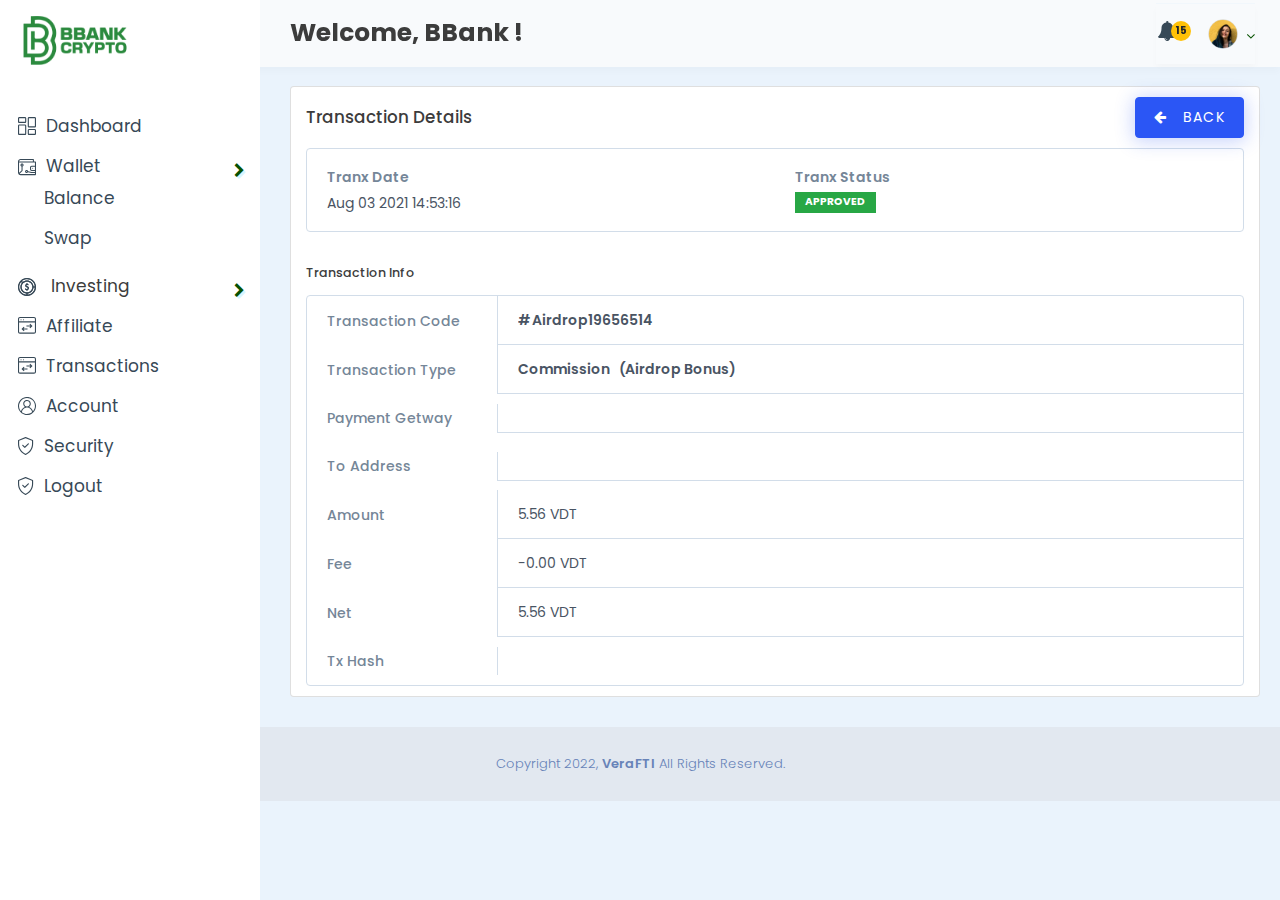
<file: detailtransaction.html>
<!DOCTYPE html>
<html lang="zxx" class="js">

<head>
    <meta charset="utf-8">
    <meta name="author" content="Softnio">
    <meta name="viewport" content="width=device-width, initial-scale=1, shrink-to-fit=no">

    <link rel="shortcut icon" href="./assets/img/fav.png" type="image/x-icon">

    <title>DetailTransaction</title>

    <link rel="stylesheet" href="./assets/css/bundle.css">

    <link rel="stylesheet" href="./assets/css/swiper-bundle.css" />
    <link rel="stylesheet" href="./assets/css/style.css">
    <link href="./assets/css/site-account.css" rel="stylesheet" />
    <link href="./assets/css/footable.boostrap.min.css" rel="stylesheet" />
    <script src="./assets/js/jquery.bundle.js"></script>
    <link href="./assets/css/toastr.min.css" rel="stylesheet" />
    <link href="./assets/css/font-awesome-4.7/css/font-awesome.min.css" rel="stylesheet" />
</head>

<body class="user-dashboard">
    <div class="topbar">
        <div class="topbar-md d-lg-none">
            <div class="container">
                <div class="d-flex align-items-center justify-content-between">
                    <a href="#" class="toggle-nav">
                        <div class="toggle-icon">
                            <span class="toggle-line"></span>
                            <span class="toggle-line"></span>
                            <span class="toggle-line"></span>
                            <span class="toggle-line"></span>
                        </div>
                    </a>

                    <div class="site-logo">
                        <a href="./index.html" class="site-brand">
                            <img src="./assets/img/logo-green.png" alt="logo" srcset="./assets/img/logo-green.png">
                        </a>
                    </div>

                    <div class="dropdown topbar-action-item topbar-action-user">
                        <a href="#" data-toggle="dropdown"> <img class="icon" src="./assets/img/user-thumb-sm.png"
                                alt="thumb"> <i class="fa fa-angle-down"
                                style="color: #fff; position: relative; top: 3px; margin-left: 4px;"></i></a>
                        <div class="dropdown-menu dropdown-menu-right">
                            <div class="user-dropdown">
                                <div class="user-dropdown-head">
                                    <h6 class="user-dropdown-name">luishoang</h6>
                                </div>
                                <div class="gaps-1x"></div>
                                <ul class="user-dropdown-links">
                                    <li><a href="./updateprofile.html"><i class="ti ti-id-badge"></i>My Profile</a>
                                    </li>
                                    <li><a href="./security.html"><i class="ti ti-lock"></i>Security</a></li>
                                </ul>
                                <ul class="user-dropdown-links">
                                    <li><a href="./index.html"><i class="ti ti-power-off"></i>Logout</a></li>
                                </ul>
                            </div>
                        </div>
                    </div>

                </div>
            </div>
        </div>
        <!-- pc -->
        <div class="user-content">
            <div class="d-lg-flex align-items-center justify-content-between">
                <div class="topbar-lg d-none d-lg-block">
                    <div class="title-header">Welcome, BBank !</div>
                </div>
                <div class="topbar-action d-none d-lg-block">
                    <ul class="topbar-action-list">
                        <li class="nav-item dropdown show">
                            <a class="nav-link" data-toggle="dropdown" href="#" aria-expanded="true">
                                <i class="fa fa-bell" aria-hidden="true"></i>
                                <span class="badge badge-warning navbar-badge">15</span>
                            </a>
                            <div class="dropdown-menu dropdown-menu-lg dropdown-menu-right "
                                style="left: inherit; right: 0px;">
                                <span class="dropdown-item dropdown-header">15 Notifications</span>
                                <div class="dropdown-divider"></div>
                                <a href="#" class="dropdown-item">
                                    <i class="fa fa-bell" aria-hidden="true"></i> 4 new messages
                                    <span class="float-right text-muted text-sm">3 mins</span>
                                </a>
                                <div class="dropdown-divider"></div>
                                <a href="#" class="dropdown-item">
                                    <i class="fa fa-bell" aria-hidden="true"></i> 8 friend requests
                                    <span class="float-right text-muted text-sm">12 hours</span>
                                </a>
                                <div class="dropdown-divider"></div>
                                <a href="#" class="dropdown-item">
                                    <i class="fa fa-bell" aria-hidden="true"></i> 3 new reports
                                    <span class="float-right text-muted text-sm">2 days</span>
                                </a>
                                <div class="dropdown-divider"></div>
                                <a href="#" class="dropdown-item dropdown-footer">See All Notifications</a>
                            </div>
                        </li>
                        <li class="dropdown topbar-action-item topbar-action-user">
                            <a href="#" data-toggle="dropdown"> <img class="icon" src="./assets/img/user-thumb-sm.png"
                                    alt="thumb"> <i class="fa fa-angle-down"
                                    style="color: #075200; position: relative; top: 3px; margin-left: 4px;"></i></a>
                            <div class="dropdown-menu dropdown-menu-right">
                                <div class="user-dropdown">
                                    <div class="user-dropdown-head">
                                        <h6 class="user-dropdown-name">luishoang</h6>
                                    </div>
                                    <div class="gaps-1x"></div>
                                    <ul class="user-dropdown-links">
                                        <li><a href="./updateprofile.html"><i class="ti ti-id-badge"></i>My Profile</a>
                                        </li>
                                        <li><a href="./security.html"><i class="ti ti-lock"></i>Security</a></li>
                                    </ul>
                                    <ul class="user-dropdown-links">
                                        <li><a href="./index.html"><i class="ti ti-power-off"></i>Logout</a></li>
                                    </ul>
                                </div>
                            </div>
                        </li>
                    </ul>
                </div>
            </div>
        </div>
    </div>
    <div class="user-wraper">
        <div class="">
            <div class="d-flex">
                <div class="user-sidebar">
                    <div class="site-logo">
                        <a href="./index.html" class="site-brand">
                            <img src="./assets/img/logo-green.png" alt="logo" srcset="./assets/img/logo-green.png">
                        </a>
                    </div>
                    <ul class="user-icon-nav">
                        <li>
                            <a href="./index.html">
                                <svg width="18" height="18" viewBox="0 0 18 18" fill="none"
                                    xmlns="http://www.w3.org/2000/svg">
                                    <g clip-path="url(#clip0)">
                                        <path
                                            d="M6.93633 6.00117H1.31133C0.587109 6.00117 0 5.41055 0 4.68633V1.31133C0 0.587109 0.587109 0 1.31133 0H6.93633C7.66055 0 8.24766 0.587109 8.24766 1.31133V4.68633C8.25117 5.41055 7.66055 6.00117 6.93633 6.00117ZM1.31133 1.125C1.20937 1.125 1.125 1.20938 1.125 1.31133V4.68633C1.125 4.78828 1.20937 4.87266 1.31133 4.87266H6.93633C7.03828 4.87266 7.12266 4.78828 7.12266 4.68633V1.31133C7.12266 1.20938 7.03828 1.125 6.93633 1.125H1.31133Z"
                                            fill="#374957" />
                                        <path
                                            d="M6.93633 18H1.31133C0.587109 18 0 17.4129 0 16.6886V8.81365C0 8.08943 0.587109 7.50232 1.31133 7.50232H6.93633C7.66055 7.50232 8.24766 8.08943 8.24766 8.81365V16.6886C8.25117 17.4129 7.66055 18 6.93633 18ZM1.31133 8.6238C1.20937 8.6238 1.125 8.70818 1.125 8.81013V16.6851C1.125 16.7871 1.20937 16.8715 1.31133 16.8715H6.93633C7.03828 16.8715 7.12266 16.7871 7.12266 16.6851V8.81013C7.12266 8.70818 7.03828 8.6238 6.93633 8.6238H1.31133Z"
                                            fill="#374957" />
                                        <path
                                            d="M16.6886 18H11.0636C10.3394 18 9.75232 17.4129 9.75232 16.6887V13.3136C9.75232 12.5894 10.3394 12.0023 11.0636 12.0023H16.6886C17.4129 12.0023 18 12.5894 18 13.3136V16.6887C18 17.4129 17.4129 18 16.6886 18ZM11.0636 13.1238C10.9617 13.1238 10.8773 13.2082 10.8773 13.3101V16.6851C10.8773 16.7871 10.9617 16.8715 11.0636 16.8715H16.6886C16.7906 16.8715 16.875 16.7871 16.875 16.6851V13.3101C16.875 13.2082 16.7906 13.1238 16.6886 13.1238H11.0636Z"
                                            fill="#374957" />
                                        <path
                                            d="M16.6886 10.5012H11.0636C10.3394 10.5012 9.75232 9.9141 9.75232 9.18988V1.31488C9.75232 0.590665 10.3394 0.00355575 11.0636 0.00355575H16.6886C17.4129 4.01207e-05 18 0.58715 18 1.31137V9.18637C18 9.91059 17.4129 10.5012 16.6886 10.5012ZM11.0636 1.12504C10.9617 1.12504 10.8773 1.20942 10.8773 1.31137V9.18637C10.8773 9.28832 10.9617 9.3727 11.0636 9.3727H16.6886C16.7906 9.3727 16.875 9.28832 16.875 9.18637V1.31137C16.875 1.20942 16.7906 1.12504 16.6886 1.12504H11.0636Z"
                                            fill="#374957" />
                                    </g>
                                    <defs>
                                        <clipPath id="clip0">
                                            <rect width="18" height="18" fill="white" />
                                        </clipPath>
                                    </defs>
                                </svg>
                                &nbsp; Dashboard
                            </a>
                        </li>
                        <li class="drp-link">
                            <a href="javascript:void(0)" title="Network" class="drp-link-act">
                                <svg width="18" height="17" viewBox="0 0 18 17" fill="none"
                                    xmlns="http://www.w3.org/2000/svg">
                                    <g clip-path="url(#clip0)">
                                        <path
                                            d="M2.67188 16.1333H17.4727C17.7645 16.1333 18 15.8986 18 15.6077V11.4027V7.19762V2.95754C18 2.6667 17.7645 2.43191 17.4727 2.43191H15.9082V0.52563C15.9082 0.234781 15.6727 0 15.3809 0H2.6543C1.1918 0 0 1.18792 0 2.64567V13.4701C0 14.9384 1.19883 16.1333 2.67188 16.1333ZM16.9453 10.877H13.6441C13.3313 10.877 13.0781 10.6247 13.0781 10.3129V8.28393C13.0781 7.97205 13.3313 7.71975 13.6441 7.71975H16.9453V10.877ZM16.9453 5.62074V6.672H13.6441C12.7512 6.672 12.0234 7.39736 12.0234 8.28743V10.3164C12.0234 11.2064 12.7512 11.9318 13.6441 11.9318H16.9453V12.9831H13.5527L10.1777 12.2226C10.0617 11.4657 9.4043 10.8805 8.61328 10.8805C7.74141 10.8805 7.03125 11.5884 7.03125 12.4574C7.03125 13.3265 7.74141 14.0343 8.61328 14.0343C9.19336 14.0343 9.70312 13.7189 9.97734 13.2529L13.377 14.0203C13.4156 14.0273 13.4543 14.0343 13.493 14.0343H16.9453V15.0856H2.67188C2.2957 15.0856 1.95117 14.9559 1.67695 14.7422L4.41563 12.0124C4.51406 11.9143 4.57031 11.7811 4.57031 11.641V7.60061C5.18555 7.38335 5.625 6.79815 5.625 6.11483C5.625 5.24579 4.91484 4.53794 4.04297 4.53794C3.17109 4.53794 2.46094 5.24579 2.46094 6.11483C2.46094 6.80165 2.90039 7.38335 3.51562 7.60061V11.4237L1.09688 13.8346C1.06875 13.7189 1.05469 13.5963 1.05469 13.4736V3.48668H15.3809H16.9453V4.57298V5.62074ZM8.61328 12.9796C8.32148 12.9796 8.08594 12.7448 8.08594 12.4539C8.08594 12.1631 8.32148 11.9283 8.61328 11.9283C8.90508 11.9283 9.14062 12.1631 9.14062 12.4539C9.14062 12.7448 8.90508 12.9796 8.61328 12.9796ZM4.04297 6.63695C3.75117 6.63695 3.51562 6.40217 3.51562 6.11132C3.51562 5.82047 3.75117 5.58569 4.04297 5.58569C4.33477 5.58569 4.57031 5.82047 4.57031 6.11132C4.57031 6.40217 4.33477 6.63695 4.04297 6.63695ZM2.6543 1.05126H14.8535V2.43191H1.06875C1.17422 1.65398 1.8457 1.05126 2.6543 1.05126Z"
                                            fill="#374957" />
                                        <path
                                            d="M14.6602 9.82579C14.9514 9.82579 15.1875 9.59046 15.1875 9.30017C15.1875 9.00987 14.9514 8.77454 14.6602 8.77454C14.3689 8.77454 14.1328 9.00987 14.1328 9.30017C14.1328 9.59046 14.3689 9.82579 14.6602 9.82579Z"
                                            fill="#374957" />
                                    </g>
                                    <defs>
                                        <clipPath id="clip0">
                                            <rect width="18" height="16.1333" fill="white" />
                                        </clipPath>
                                    </defs>
                                </svg>
                                &nbsp;Wallet
                                <i class="fa fa-chevron-right pull-right" style="margin-top: 5px;"></i>
                            </a>
                            <ul>
                                <li style="padding-left: 23px;">
                                    <a href="./balance.html" class="drp-item">
                                        <span>Balance</span>
                                    </a>
                                </li>
                                <li style="padding-left: 23px;">
                                    <a href="./swap.html" class="drp-item">
                                        <span>Swap</span>
                                    </a>
                                </li>
                            </ul>
                        </li>
                        <li class="drp-link">
                            <a class="drp-link-act">
                                <svg width="18" height="18" viewBox="0 0 18 18" fill="none"
                                    xmlns="http://www.w3.org/2000/svg">
                                    <path
                                        d="M9 18C6.59651 18 4.33605 17.0651 2.63721 15.3628C0.934884 13.664 0 11.4035 0 9C0 6.59651 0.934884 4.33605 2.63721 2.63721C4.33605 0.934884 6.59651 0 9 0C11.4035 0 13.664 0.934884 15.3628 2.63721C17.0651 4.33605 18 6.59651 18 9C18 11.4035 17.0651 13.664 15.3628 15.3628C13.664 17.0651 11.4035 18 9 18ZM9.58256 16.793C11.4453 16.657 13.2 15.8547 14.5256 14.5256C15.8512 13.2 16.6535 11.4523 16.793 9.59302H15.5302C15.3942 11.1174 14.7209 12.5512 13.6326 13.636C12.5442 14.7244 11.107 15.3942 9.58605 15.5302V16.793H9.58256ZM3.06628 3.91395C1.85233 5.32674 1.18605 7.13023 1.18605 9C1.18605 11.086 1.99884 13.05 3.47442 14.5256C4.79651 15.8477 6.5407 16.65 8.39651 16.7895V15.5267C6.78837 15.3802 5.29535 14.6442 4.18954 13.4512C3.06279 12.2337 2.44186 10.6535 2.44186 9C2.44186 7.47209 2.97907 5.98605 3.9593 4.81047L3.06628 3.91395ZM9 3.62791C6.03837 3.62791 3.62791 6.03837 3.62791 9C3.62791 11.9616 6.03837 14.3721 9 14.3721C11.9616 14.3721 14.3721 11.9616 14.3721 9C14.3721 6.03837 11.9616 3.62791 9 3.62791ZM16.793 8.40698C16.6535 6.54767 15.8512 4.8 14.5256 3.47442C13.05 1.99884 11.086 1.18605 9 1.18605C7.12326 1.18605 5.31977 1.85581 3.90349 3.07674L4.79651 3.96977C5.97558 2.98605 7.46512 2.44186 9 2.44186C10.657 2.44186 12.2372 3.06279 13.4547 4.19302C14.6512 5.30233 15.3837 6.79535 15.5302 8.40698H16.793Z"
                                        fill="#374957"></path>
                                    <path
                                        d="M15.3139 2.68598C13.6291 0.997609 11.386 0.0697021 9 0.0697021C6.61395 0.0697021 4.37093 0.997609 2.68604 2.68598C0.99767 4.37086 0.0697632 6.61389 0.0697632 8.99993C0.0697632 11.386 0.99767 13.629 2.68604 15.3139C4.37441 17.0023 6.61395 17.9302 9 17.9302C11.386 17.9302 13.6291 17.0023 15.3139 15.3139C17.0023 13.6255 17.9302 11.386 17.9302 8.99993C17.9302 6.61389 17.0023 4.37086 15.3139 2.68598ZM14.5744 3.42552C15.9384 4.78947 16.7407 6.56854 16.8663 8.47668H15.4674C15.1988 5.14528 12.4012 2.51156 9 2.51156C7.39534 2.51156 5.92674 3.09761 4.79302 4.06389L3.80232 3.07319C5.23953 1.80691 7.06744 1.11621 9 1.11621C11.107 1.11621 13.0849 1.93598 14.5744 3.42552ZM9 14.4418C6 14.4418 3.55814 11.9999 3.55814 8.99993C3.55814 5.99993 6 3.55807 9 3.55807C12 3.55807 14.4419 5.99993 14.4419 8.99993C14.4419 11.9999 12 14.4418 9 14.4418ZM1.11627 8.99993C1.11627 7.07086 1.80348 5.24993 3.06279 3.81272L4.05697 4.80691C3.09418 5.93714 2.51162 7.40226 2.51162 8.99993C2.51162 12.3976 5.13837 15.1918 8.46627 15.4639V16.8662C6.56162 16.7406 4.78953 15.9383 3.42558 14.5744C1.93604 13.0848 1.11627 11.1069 1.11627 8.99993ZM14.5744 14.5744C13.207 15.9418 11.4244 16.7441 9.51279 16.8662V15.4674C12.6767 15.2197 15.2128 12.6871 15.4639 9.52319H16.8628C16.7407 11.4313 15.9384 13.2104 14.5744 14.5744Z"
                                        fill="#374957"></path>
                                    <path
                                        d="M8.96861 12.8337C8.6407 12.8337 8.37558 12.5686 8.37558 12.2407V12.0628C8.00233 12.0139 7.69535 11.8919 7.30116 11.6337C7.02907 11.4558 6.94883 11.086 7.13023 10.8139C7.24186 10.6465 7.42674 10.5453 7.62558 10.5453C7.7407 10.5453 7.85233 10.5802 7.95 10.643C8.31628 10.8802 8.46279 10.9081 8.89186 10.9081C8.91628 10.9081 8.9407 10.9081 8.96512 10.9081C9.43954 10.9046 9.71512 10.5523 9.77093 10.2209C9.80233 10.0256 9.79186 9.66976 9.32791 9.5058C8.52558 9.22325 8.05814 8.9965 7.71977 8.73139C7.29418 8.39999 7.10232 7.82441 7.21395 7.23487C7.33256 6.5965 7.77907 6.0872 8.37558 5.9058V5.71046C8.37558 5.38255 8.6407 5.11743 8.96861 5.11743C9.29651 5.11743 9.56163 5.38255 9.56163 5.71046V5.86743C9.94535 5.96162 10.214 6.14301 10.3116 6.21627C10.5733 6.41162 10.6256 6.78487 10.4302 7.0465C10.3186 7.1965 10.1442 7.28371 9.95582 7.28371C9.82675 7.28371 9.70466 7.24185 9.6 7.16511C9.51279 7.09883 9.32093 6.9872 9.04535 6.9872C8.9407 6.9872 8.82907 7.00464 8.71744 7.03604C8.4593 7.11278 8.38954 7.37092 8.37558 7.44766C8.34768 7.59418 8.37907 7.7372 8.44884 7.79301C8.73489 8.01627 9.25117 8.21511 9.71861 8.38255C10.5977 8.69301 11.0861 9.50929 10.9361 10.4093C10.8628 10.8523 10.6395 11.2605 10.3081 11.5639C10.0884 11.7663 9.83721 11.9093 9.55465 11.9965V12.2337C9.56163 12.5686 9.29651 12.8337 8.96861 12.8337Z"
                                        fill="#374957"></path>
                                    <path
                                        d="M9.70116 8.45584C9.22674 8.2884 8.70349 8.08607 8.41046 7.85584C8.31977 7.78259 8.2779 7.61863 8.31279 7.44421C8.33023 7.357 8.40697 7.06747 8.70349 6.97677C9.19186 6.83026 9.52674 7.02561 9.64884 7.11631C9.87907 7.29073 10.207 7.24189 10.3814 7.01166C10.5558 6.78142 10.507 6.45352 10.2767 6.2791C10.1686 6.19538 9.89302 6.01747 9.49883 5.93026V5.71747C9.49883 5.42793 9.26511 5.19421 8.97558 5.19421C8.68604 5.19421 8.45232 5.42793 8.45232 5.71747V5.96514C8.43837 5.96863 8.42093 5.97212 8.40697 5.9791C7.83488 6.15003 7.40581 6.64189 7.29069 7.25584C7.18256 7.82096 7.36744 8.36863 7.77209 8.68608C8.10349 8.9477 8.56395 9.16747 9.3593 9.45003C9.88953 9.6384 9.87558 10.064 9.84767 10.2419C9.78837 10.5977 9.48837 10.9814 8.97209 10.9849C8.46628 10.9884 8.3093 10.964 7.9186 10.7093C7.6779 10.5524 7.35349 10.6186 7.19302 10.8593C7.03256 11.1 7.10232 11.4244 7.34302 11.5849C7.76163 11.8605 8.07209 11.9686 8.44883 12.0105V12.2512C8.44883 12.5407 8.68256 12.7744 8.97209 12.7744C9.26163 12.7744 9.49535 12.5407 9.49535 12.2512V11.9617C9.78488 11.8814 10.0465 11.7384 10.2698 11.5326C10.5872 11.2396 10.8035 10.8454 10.8733 10.4163C11.0163 9.54073 10.5453 8.75584 9.70116 8.45584Z"
                                        fill="#374957"></path>
                                </svg>
                                &nbsp; Investing
                                <i class="fa fa-chevron-right pull-right" style="margin-top: 5px;"></i>
                            </a>
                            <ul hidden="">
                                <li style="padding-left: 23px;">
                                    <a href="./Invest.html" class="drp-item">
                                        <span>Staking</span>
                                    </a>
                                </li>
                                <li style="padding-left: 23px;">
                                    <a href="./stake-history.html" class="drp-item">
                                        <span>Stake history</span>
                                    </a>
                                </li>
                            </ul>
                        </li>
                        <li>
                            <a href="./aff.html">
                                <svg width="18" height="17" viewBox="0 0 18 17" fill="none"
                                    xmlns="http://www.w3.org/2000/svg">
                                    <g clip-path="url(#clip0)">
                                        <path
                                            d="M1.97211 16.6909C0.885657 16.6909 0 15.7986 0 14.7039V1.98701C0 0.892349 0.885657 0 1.97211 0H16.0279C17.1143 0 18 0.892349 18 1.98701V14.7039C18 15.7986 17.1143 16.6909 16.0279 16.6909H1.97211ZM1.0757 14.7039C1.0757 15.2025 1.47729 15.6071 1.97211 15.6071H16.0279C16.5227 15.6071 16.9243 15.2025 16.9243 14.7039V5.41913H1.0757V14.7039ZM1.97211 1.08383C1.47729 1.08383 1.0757 1.48845 1.0757 1.98701V4.3353H16.9243V1.98701C16.9243 1.48845 16.5227 1.08383 16.0279 1.08383H1.97211ZM3.48884 11.9582L5.75139 9.67856L6.51155 10.4445L5.54701 11.4163H9.50199V12.5001H5.54701L6.51155 13.4719L5.75139 14.2379L3.48884 11.9582ZM11.4884 10.5817L12.453 9.60992H8.4263V8.52609H12.453L11.4884 7.55426L12.2486 6.78836L14.5112 9.068L12.2486 11.3477L11.4884 10.5817ZM5.55777 3.25148C5.26016 3.25148 5.01992 3.00942 5.01992 2.70956C5.01992 2.4097 5.26016 2.16765 5.55777 2.16765C5.85538 2.16765 6.09562 2.4097 6.09562 2.70956C6.09562 3.00942 5.85538 3.25148 5.55777 3.25148ZM3.04781 3.25148C2.7502 3.25148 2.50996 3.00942 2.50996 2.70956C2.50996 2.4097 2.7502 2.16765 3.04781 2.16765C3.34542 2.16765 3.58566 2.4097 3.58566 2.70956C3.58566 3.00942 3.34542 3.25148 3.04781 3.25148Z"
                                            fill="#374957" />
                                    </g>
                                    <defs>
                                        <clipPath id="clip0">
                                            <rect width="18" height="16.6909" fill="white" />
                                        </clipPath>
                                    </defs>
                                </svg>
                                &nbsp; Affiliate
                            </a>
                        </li>
                        <li>
                            <a href="./transaction.html">
                                <svg width="18" height="17" viewBox="0 0 18 17" fill="none"
                                    xmlns="http://www.w3.org/2000/svg">
                                    <g clip-path="url(#clip0)">
                                        <path
                                            d="M1.97211 16.6909C0.885657 16.6909 0 15.7986 0 14.7039V1.98701C0 0.892349 0.885657 0 1.97211 0H16.0279C17.1143 0 18 0.892349 18 1.98701V14.7039C18 15.7986 17.1143 16.6909 16.0279 16.6909H1.97211ZM1.0757 14.7039C1.0757 15.2025 1.47729 15.6071 1.97211 15.6071H16.0279C16.5227 15.6071 16.9243 15.2025 16.9243 14.7039V5.41913H1.0757V14.7039ZM1.97211 1.08383C1.47729 1.08383 1.0757 1.48845 1.0757 1.98701V4.3353H16.9243V1.98701C16.9243 1.48845 16.5227 1.08383 16.0279 1.08383H1.97211ZM3.48884 11.9582L5.75139 9.67856L6.51155 10.4445L5.54701 11.4163H9.50199V12.5001H5.54701L6.51155 13.4719L5.75139 14.2379L3.48884 11.9582ZM11.4884 10.5817L12.453 9.60992H8.4263V8.52609H12.453L11.4884 7.55426L12.2486 6.78836L14.5112 9.068L12.2486 11.3477L11.4884 10.5817ZM5.55777 3.25148C5.26016 3.25148 5.01992 3.00942 5.01992 2.70956C5.01992 2.4097 5.26016 2.16765 5.55777 2.16765C5.85538 2.16765 6.09562 2.4097 6.09562 2.70956C6.09562 3.00942 5.85538 3.25148 5.55777 3.25148ZM3.04781 3.25148C2.7502 3.25148 2.50996 3.00942 2.50996 2.70956C2.50996 2.4097 2.7502 2.16765 3.04781 2.16765C3.34542 2.16765 3.58566 2.4097 3.58566 2.70956C3.58566 3.00942 3.34542 3.25148 3.04781 3.25148Z"
                                            fill="#374957" />
                                    </g>
                                    <defs>
                                        <clipPath id="clip0">
                                            <rect width="18" height="16.6909" fill="white" />
                                        </clipPath>
                                    </defs>
                                </svg>
                                &nbsp; Transactions
                            </a>
                        </li>
                        <li><a href="./updateprofile.html">
                                <svg width="18" height="18" viewBox="0 0 18 18" fill="none"
                                    xmlns="http://www.w3.org/2000/svg">
                                    <path
                                        d="M8.68359 0C8.89453 0 9.10547 0 9.31641 0C9.38672 0.0105469 9.45352 0.0210937 9.52383 0.0316406C10.0582 0.108984 10.6066 0.140625 11.127 0.270703C13.5527 0.868359 15.409 2.26055 16.7133 4.38047C17.4023 5.50195 17.8066 6.72891 17.9332 8.04023C17.9543 8.25469 17.9789 8.46914 18 8.68359C18 8.89453 18 9.10547 18 9.31641C17.9895 9.39023 17.9789 9.46406 17.9684 9.53789C17.891 10.0687 17.8594 10.6066 17.7328 11.1234C17.1492 13.4895 15.8062 15.3211 13.7566 16.6289C12.6 17.3672 11.3309 17.7961 9.95977 17.9332C9.74531 17.9543 9.53086 17.9789 9.31641 18C9.10547 18 8.89453 18 8.68359 18C8.61328 17.9895 8.54648 17.9789 8.47617 17.9684C7.9418 17.891 7.39336 17.8594 6.87305 17.7293C4.45078 17.1316 2.59102 15.7395 1.28672 13.6195C0.597656 12.498 0.193359 11.2711 0.0667969 9.95977C0.0457031 9.74531 0.0210938 9.53086 0 9.31641C0 9.10547 0 8.89453 0 8.68359C0.0105469 8.60977 0.028125 8.53594 0.0316406 8.46211C0.0632812 7.73789 0.193359 7.02773 0.411328 6.33867C1.10039 4.1625 2.4293 2.48555 4.36641 1.29727C5.49492 0.604688 6.72188 0.196875 8.04375 0.0667969C8.25469 0.0457031 8.46914 0.0210938 8.68359 0ZM14.9977 14.1926C17.6063 11.2816 17.8137 6.26836 14.3121 3.08672C10.8949 -0.0140623 5.50898 0.485156 2.7 4.15898C-0.00351557 7.68867 0.991406 12.0832 3.00937 14.175C3.58594 12.1113 4.88672 10.6875 6.89062 9.87891C5.97656 9.21797 5.41758 8.36367 5.26641 7.27031C5.11523 6.16992 5.38945 5.17852 6.09961 4.32773C7.43555 2.72812 9.75938 2.51367 11.3625 3.80039C12.1641 4.44375 12.6492 5.2875 12.7477 6.31055C12.8918 7.79414 12.3258 8.98594 11.1199 9.87891C13.1273 10.691 14.4105 12.1219 14.9977 14.1926ZM9.225 16.9523C9.47109 16.9277 9.94922 16.9102 10.4098 16.8223C11.7035 16.5832 12.8742 16.0559 13.9148 15.2438C14.0449 15.1418 14.1012 15.0609 14.0695 14.8711C13.8516 13.5879 13.2504 12.5227 12.2449 11.7141C10.9617 10.6805 9.49219 10.3324 7.875 10.6875C5.81836 11.1375 4.21875 12.8426 3.90937 14.9941C3.90234 15.0434 3.93398 15.1207 3.97617 15.1523C5.44219 16.3336 7.11562 16.9348 9.225 16.9523ZM9.00703 4.00781C7.55508 3.97617 6.25781 5.18555 6.25781 6.75C6.25781 8.24766 7.51289 9.4957 9.01055 9.48867C10.5047 9.48164 11.7422 8.24063 11.7422 6.75C11.7387 5.17148 10.4379 3.9832 9.00703 4.00781Z"
                                        fill="#374957" />
                                </svg>
                                &nbsp; Account
                            </a>
                        </li>
                        <li>
                            <a href="./security.html">
                                <svg width="16" height="18" viewBox="0 0 16 18" fill="none"
                                    xmlns="http://www.w3.org/2000/svg">
                                    <g clip-path="url(#clip0)">
                                        <path
                                            d="M7.57143 18C7.49643 18 7.425 17.9857 7.35714 17.9571C5.17143 17.0679 3.32143 15.5607 2.00714 13.6071C0.696429 11.65 0 9.36786 0 7.01071V3.47857C0 3.24643 0.139286 3.03929 0.353571 2.95L7.35357 0.0428571C7.425 0.0142857 7.49643 0 7.57143 0C7.64643 0 7.72143 0.0142857 7.78929 0.0428571L14.7893 2.95C15.0036 3.03929 15.1429 3.24643 15.1429 3.47857V7.01071C15.1429 9.36786 14.4464 11.65 13.1357 13.6071C11.8214 15.5607 9.97143 17.0679 7.78571 17.9571C7.71786 17.9857 7.64643 18 7.57143 18ZM1.14286 3.86071V7.01071C1.14286 11.2429 3.64286 15.0786 7.51429 16.7821L7.57143 16.8071L7.62857 16.7821C11.5 15.0786 14 11.2429 14 7.01071V3.86071L7.57143 1.18929L1.14286 3.86071ZM6.78214 11C6.62857 11 6.48571 10.9393 6.37857 10.8321L4.38214 8.83571C4.275 8.72857 4.21429 8.58572 4.21429 8.43214C4.21429 8.27857 4.275 8.13571 4.38214 8.02857C4.48929 7.92143 4.63214 7.86071 4.78571 7.86071C4.93929 7.86071 5.08214 7.92143 5.18929 8.02857L6.78214 9.62143L9.95357 6.45C10.0607 6.34286 10.2036 6.28214 10.3571 6.28214C10.5107 6.28214 10.6536 6.34286 10.7607 6.45C10.8679 6.55714 10.9286 6.7 10.9286 6.85357C10.9286 7.00714 10.8679 7.15 10.7607 7.25714L7.18571 10.8321C7.07857 10.9393 6.93571 11 6.78214 11Z"
                                            fill="#374957" />
                                    </g>
                                    <defs>
                                        <clipPath id="clip0">
                                            <rect width="15.1429" height="18" fill="white" />
                                        </clipPath>
                                    </defs>
                                </svg>
                                &nbsp; Security
                            </a>
                        </li>
                        <li>
                            <a href="./security.html">
                                <svg width="16" height="18" viewBox="0 0 16 18" fill="none"
                                    xmlns="http://www.w3.org/2000/svg">
                                    <g clip-path="url(#clip0)">
                                        <path
                                            d="M7.57143 18C7.49643 18 7.425 17.9857 7.35714 17.9571C5.17143 17.0679 3.32143 15.5607 2.00714 13.6071C0.696429 11.65 0 9.36786 0 7.01071V3.47857C0 3.24643 0.139286 3.03929 0.353571 2.95L7.35357 0.0428571C7.425 0.0142857 7.49643 0 7.57143 0C7.64643 0 7.72143 0.0142857 7.78929 0.0428571L14.7893 2.95C15.0036 3.03929 15.1429 3.24643 15.1429 3.47857V7.01071C15.1429 9.36786 14.4464 11.65 13.1357 13.6071C11.8214 15.5607 9.97143 17.0679 7.78571 17.9571C7.71786 17.9857 7.64643 18 7.57143 18ZM1.14286 3.86071V7.01071C1.14286 11.2429 3.64286 15.0786 7.51429 16.7821L7.57143 16.8071L7.62857 16.7821C11.5 15.0786 14 11.2429 14 7.01071V3.86071L7.57143 1.18929L1.14286 3.86071ZM6.78214 11C6.62857 11 6.48571 10.9393 6.37857 10.8321L4.38214 8.83571C4.275 8.72857 4.21429 8.58572 4.21429 8.43214C4.21429 8.27857 4.275 8.13571 4.38214 8.02857C4.48929 7.92143 4.63214 7.86071 4.78571 7.86071C4.93929 7.86071 5.08214 7.92143 5.18929 8.02857L6.78214 9.62143L9.95357 6.45C10.0607 6.34286 10.2036 6.28214 10.3571 6.28214C10.5107 6.28214 10.6536 6.34286 10.7607 6.45C10.8679 6.55714 10.9286 6.7 10.9286 6.85357C10.9286 7.00714 10.8679 7.15 10.7607 7.25714L7.18571 10.8321C7.07857 10.9393 6.93571 11 6.78214 11Z"
                                            fill="#374957" />
                                    </g>
                                    <defs>
                                        <clipPath id="clip0">
                                            <rect width="15.1429" height="18" fill="white" />
                                        </clipPath>
                                    </defs>
                                </svg>
                                &nbsp; Logout
                            </a>
                        </li>
                    </ul>
                </div>
                <div class="page-content user-content dashboard-bg">
                    <div>
                        <div class="">
                            <div class="card content-area">
                                <div class="card-innr">
                                    <div class="card-head d-flex justify-content-between align-items-center">
                                        <h4 class="card-title mb-0">Transaction Details</h4>
                                        <button onclick="goBack()"
                                            class="btn btn-sm btn-auto btn-primary d-sm-block d-none">
                                            <em class="fa fa-arrow-left mr-3"></em>Back</button>
                                        <button onclick="goBack()" class="btn btn-icon btn-sm btn-primary d-sm-none">
                                            <em class="fa fa-arrow-left"></em></button>
                                    </div>
                                    <div class="gaps-1-5x"></div>
                                    <div class="data-details d-md-flex">
                                        <div class="fake-class"><span class="data-details-title">Tranx Date</span><span
                                                class="data-details-info">Aug 03 2021 14:53:16</span></div>
                                        <div class="fake-class"><span class="data-details-title">Tranx Status</span>
                                            <span class="badge badge-success ucap">Approved</span>
                                        </div>
                                    </div>
                                    <div class="gaps-3x"></div>
                                    <h6 class="card-sub-title">Transaction Info</h6>
                                    <ul class="data-details-list">
                                        <li>
                                            <div class="data-details-head">Transaction Code</div>
                                            <div class="data-details-des">
                                                <strong>
                                                    #Airdrop19656514
                                                </strong>
                                            </div>
                                        </li>
                                        <li>
                                            <div class="data-details-head">Transaction Type</div>
                                            <div class="data-details-des"><strong>
                                                    Commission &nbsp;
                                                    <span>(Airdrop Bonus)</span>
                                                </strong></div>
                                        </li>

                                        <li>
                                            <div class="data-details-head">Payment Getway</div>
                                            <div class="data-details-des">
                                                <strong></strong>
                                            </div>
                                        </li>

                                        <li>
                                            <div class="data-details-head">To Address</div>
                                            <div class="data-details-des"><span></span> <span></span></div>
                                        </li>
                                        <li>
                                            <div class="data-details-head">Amount</div>
                                            <div class="data-details-des"><span>5.56 VDT</span> <span></span></div>
                                        </li>
                                        <li>
                                            <div class="data-details-head">Fee</div>
                                            <div class="data-details-des"><span>-0.00 VDT</span> <span></span></div>
                                        </li>
                                        <li>
                                            <div class="data-details-head">Net</div>
                                            <div class="data-details-des"><span>5.56 VDT</span> <span></span></div>
                                        </li>
                                        <li>
                                            <div class="data-details-head">Tx Hash</div>
                                            <div class="data-details-des"><span></span> <span></span></div>
                                        </li>

                                    </ul>
                                </div>
                            </div>

                        </div>

                    </div>

                </div>
            </div>
        </div>
    </div>
    <div class="footer-bar">
        <div class="container text-center">
            <span class="footer-copyright">Copyright 2022, <b>VeraFTI</b> All Rights Reserved.</span>
        </div>
    </div>


    <script src="./assets/js/swiper-bundle.min.js"></script>
    <script src="./assets/js/toastr.min.js"></script>
    <script src="./assets/js/script.js"></script>
    <script src="./assets/js/custom.js"></script>
    <script>
        $(document).ready(function () {
            if ($(".sw-coins").length) {
                new Swiper(".sw-coins", {
                    slidesPerView: 4,
                    spaceBetween: 15,
                    breakpoints: {
                        '1120': {
                            slidesPerView: 3,
                            spaceBetween: 15,
                        },
                        '991': {
                            slidesPerView: 3,
                            spaceBetween: 15,
                        },
                        '768': {
                            slidesPerView: 3,
                            spaceBetween: 15,
                        },
                        '320': {
                            slidesPerView: 2,
                            spaceBetween: 15,
                        },


                    },
                    navigation: {
                        nextEl: ".swiper-button-next",
                        prevEl: ".swiper-button-prev",
                    },
                });
            }
            if ($(".sw-timeSavingRunning").length) {
                new Swiper(".sw-timeSavingRunning", {
                    slidesPerView: 2,
                    spaceBetween: 15,
                    navigation: {
                        nextEl: ".swiper-button-next",
                        prevEl: ".swiper-button-prev",
                    },
                });
            }

            if ($(".sw-timeSaving").length) {
                new Swiper(".sw-timeSaving", {
                    slidesPerView: 2,
                    spaceBetween: 15,
                    breakpoints: {
                        '1120': {
                            slidesPerView: 2,
                            spaceBetween: 15,
                        },
                        '991': {
                            slidesPerView: 2,
                            spaceBetween: 15,
                        },
                        '768': {
                            slidesPerView: 2,
                            spaceBetween: 15,
                        },
                        '480': {
                            slidesPerView: 2,
                            spaceBetween: 15,
                        },
                        '320': {
                            slidesPerView: 2,
                            spaceBetween: 15,
                        },

                    },
                    navigation: {
                        nextEl: ".swiper-button-next",
                        prevEl: ".swiper-button-prev",
                    },
                });
            }
        });
    </script>
</body>

</html>
</file>
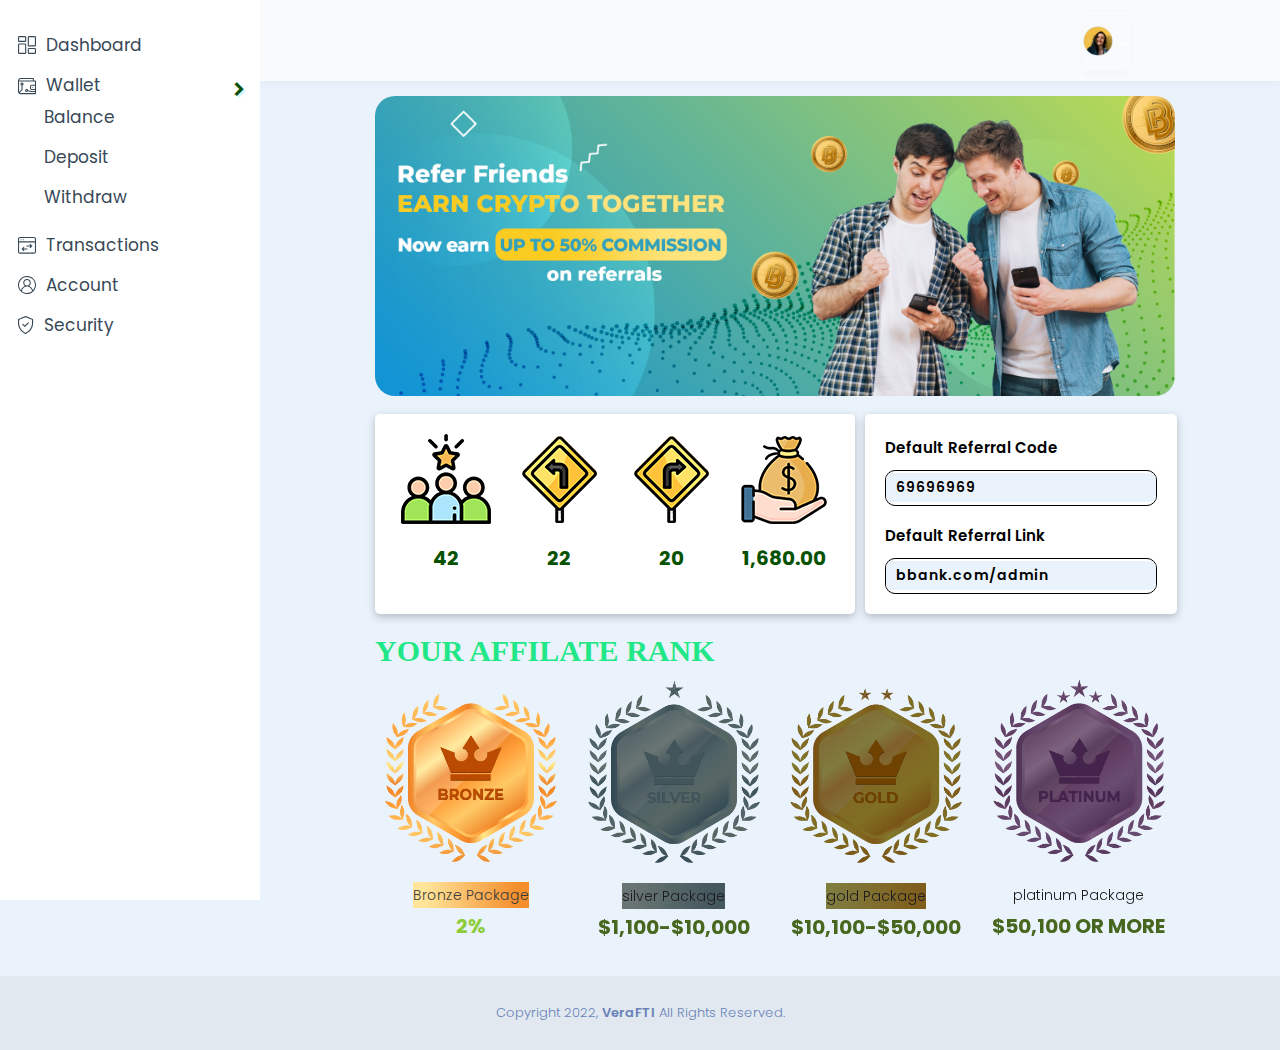
<file: Investment.html>
<!DOCTYPE html>
<html lang="zxx" class="js">

<head>
    <meta charset="utf-8">
    <meta name="author" content="Softnio">
    <meta name="viewport" content="width=device-width, initial-scale=1, shrink-to-fit=no">

    <link rel="shortcut icon" href="./assets/img/fav.png" type="image/x-icon">

    <title>Investment</title>

    <link rel="stylesheet" href="./assets/css/bundle.css">

    <link rel="stylesheet" href="./assets/css/swiper-bundle.css" />
    <link rel="stylesheet" href="./assets/css/style.css">
    <link rel="stylesheet" href="./assets/css/cssmore.css">
    <link href="./assets/css/site-account.css" rel="stylesheet" />
    <link href="./assets/css/footable.boostrap.min.css" rel="stylesheet" />
    <script src="./assets/js/jquery.bundle.js"></script>
    <link href="./assets/css/toastr.min.css" rel="stylesheet" />
    <link href="./assets/css/font-awesome-4.7/css/font-awesome.min.css" rel="stylesheet" />
</head>

<body class="user-dashboard">
    <div class="topbar">
        <div class="topbar-md d-lg-none">
            <div class="container">
                <div class="d-flex align-items-center justify-content-between">
                    <a href="#" class="toggle-nav">
                        <div class="toggle-icon">
                            <span class="toggle-line"></span>
                            <span class="toggle-line"></span>
                            <span class="toggle-line"></span>
                            <span class="toggle-line"></span>
                        </div>
                    </a>

                    <div class="site-logo">
                        <a href="./index.html" class="site-brand">
                            <img src="./assets/img/logo.png" alt="logo" srcset="./assets/img/logo.png">
                        </a>
                    </div>

                    <div class="dropdown topbar-action-item topbar-action-user">
                        <a href="#" data-toggle="dropdown"> <img class="icon" src="./assets/img/user-thumb-sm.png"
                                alt="thumb"> <i class="fa fa-angle-down"
                                style="color: #fff; position: relative; top: 3px; margin-left: 4px;"></i></a>
                        <div class="dropdown-menu dropdown-menu-right">
                            <div class="user-dropdown">
                                <div class="user-dropdown-head">
                                    <h6 class="user-dropdown-name">luishoang</h6>
                                </div>
                                <div class="gaps-1x"></div>
                                <ul class="user-dropdown-links">
                                    <li><a href="./updateprofile.html"><i class="ti ti-id-badge"></i>My Profile</a>
                                    </li>
                                    <li><a href="./security.html"><i class="ti ti-lock"></i>Security</a></li>
                                </ul>
                                <ul class="user-dropdown-links">
                                    <li><a href="./index.html"><i class="ti ti-power-off"></i>Logout</a></li>
                                </ul>
                            </div>
                        </div>
                    </div>

                </div>
            </div>
        </div>
        <div class="container">
            <div class="d-lg-flex align-items-center justify-content-between">
                <div class="topbar-lg d-none d-lg-block">
                    <div class="site-logo">
                        <a href="./index.html" class="site-brand">
                            <img src="./assets/img/logo.png" alt="logo" srcset="./assets/img/logo.png">
                        </a>
                    </div>
                </div>
                <div class="topbar-action d-none d-lg-block">
                    <ul class="topbar-action-list">
                        <li class="dropdown topbar-action-item topbar-action-user">
                            <a href="#" data-toggle="dropdown"> <img class="icon" src="./assets/img/user-thumb-sm.png"
                                    alt="thumb"> <i class="fa fa-angle-down"
                                    style="color: #fff; position: relative; top: 3px; margin-left: 4px;"></i></a>
                            <div class="dropdown-menu dropdown-menu-right">
                                <div class="user-dropdown">
                                    <div class="user-dropdown-head">
                                        <h6 class="user-dropdown-name">luishoang</h6>
                                    </div>
                                    <div class="gaps-1x"></div>
                                    <ul class="user-dropdown-links">
                                        <li><a href="./updateprofile.html"><i class="ti ti-id-badge"></i>My Profile</a>
                                        </li>
                                        <li><a href="./security.html"><i class="ti ti-lock"></i>Security</a></li>
                                    </ul>
                                    <ul class="user-dropdown-links">
                                        <li><a href="./index.html"><i class="ti ti-power-off"></i>Logout</a></li>
                                    </ul>
                                </div>
                            </div>
                        </li>
                    </ul>
                </div>
            </div>
        </div>
    </div>
    <div class="user-wraper">
        <div class="container">
            <div class="d-flex">
                <div class="user-sidebar">
                    <ul class="user-icon-nav">
                        <li>
                            <a href="./index.html">
                                <svg width="18" height="18" viewBox="0 0 18 18" fill="none"
                                    xmlns="http://www.w3.org/2000/svg">
                                    <g clip-path="url(#clip0)">
                                        <path
                                            d="M6.93633 6.00117H1.31133C0.587109 6.00117 0 5.41055 0 4.68633V1.31133C0 0.587109 0.587109 0 1.31133 0H6.93633C7.66055 0 8.24766 0.587109 8.24766 1.31133V4.68633C8.25117 5.41055 7.66055 6.00117 6.93633 6.00117ZM1.31133 1.125C1.20937 1.125 1.125 1.20938 1.125 1.31133V4.68633C1.125 4.78828 1.20937 4.87266 1.31133 4.87266H6.93633C7.03828 4.87266 7.12266 4.78828 7.12266 4.68633V1.31133C7.12266 1.20938 7.03828 1.125 6.93633 1.125H1.31133Z"
                                            fill="#374957" />
                                        <path
                                            d="M6.93633 18H1.31133C0.587109 18 0 17.4129 0 16.6886V8.81365C0 8.08943 0.587109 7.50232 1.31133 7.50232H6.93633C7.66055 7.50232 8.24766 8.08943 8.24766 8.81365V16.6886C8.25117 17.4129 7.66055 18 6.93633 18ZM1.31133 8.6238C1.20937 8.6238 1.125 8.70818 1.125 8.81013V16.6851C1.125 16.7871 1.20937 16.8715 1.31133 16.8715H6.93633C7.03828 16.8715 7.12266 16.7871 7.12266 16.6851V8.81013C7.12266 8.70818 7.03828 8.6238 6.93633 8.6238H1.31133Z"
                                            fill="#374957" />
                                        <path
                                            d="M16.6886 18H11.0636C10.3394 18 9.75232 17.4129 9.75232 16.6887V13.3136C9.75232 12.5894 10.3394 12.0023 11.0636 12.0023H16.6886C17.4129 12.0023 18 12.5894 18 13.3136V16.6887C18 17.4129 17.4129 18 16.6886 18ZM11.0636 13.1238C10.9617 13.1238 10.8773 13.2082 10.8773 13.3101V16.6851C10.8773 16.7871 10.9617 16.8715 11.0636 16.8715H16.6886C16.7906 16.8715 16.875 16.7871 16.875 16.6851V13.3101C16.875 13.2082 16.7906 13.1238 16.6886 13.1238H11.0636Z"
                                            fill="#374957" />
                                        <path
                                            d="M16.6886 10.5012H11.0636C10.3394 10.5012 9.75232 9.9141 9.75232 9.18988V1.31488C9.75232 0.590665 10.3394 0.00355575 11.0636 0.00355575H16.6886C17.4129 4.01207e-05 18 0.58715 18 1.31137V9.18637C18 9.91059 17.4129 10.5012 16.6886 10.5012ZM11.0636 1.12504C10.9617 1.12504 10.8773 1.20942 10.8773 1.31137V9.18637C10.8773 9.28832 10.9617 9.3727 11.0636 9.3727H16.6886C16.7906 9.3727 16.875 9.28832 16.875 9.18637V1.31137C16.875 1.20942 16.7906 1.12504 16.6886 1.12504H11.0636Z"
                                            fill="#374957" />
                                    </g>
                                    <defs>
                                        <clipPath id="clip0">
                                            <rect width="18" height="18" fill="white" />
                                        </clipPath>
                                    </defs>
                                </svg>
                                &nbsp; Dashboard
                            </a>
                        </li>
                        <li class="drp-link">
                            <a href="javascript:void(0)" title="Network" class="drp-link-act">
                                <svg width="18" height="17" viewBox="0 0 18 17" fill="none"
                                    xmlns="http://www.w3.org/2000/svg">
                                    <g clip-path="url(#clip0)">
                                        <path
                                            d="M2.67188 16.1333H17.4727C17.7645 16.1333 18 15.8986 18 15.6077V11.4027V7.19762V2.95754C18 2.6667 17.7645 2.43191 17.4727 2.43191H15.9082V0.52563C15.9082 0.234781 15.6727 0 15.3809 0H2.6543C1.1918 0 0 1.18792 0 2.64567V13.4701C0 14.9384 1.19883 16.1333 2.67188 16.1333ZM16.9453 10.877H13.6441C13.3313 10.877 13.0781 10.6247 13.0781 10.3129V8.28393C13.0781 7.97205 13.3313 7.71975 13.6441 7.71975H16.9453V10.877ZM16.9453 5.62074V6.672H13.6441C12.7512 6.672 12.0234 7.39736 12.0234 8.28743V10.3164C12.0234 11.2064 12.7512 11.9318 13.6441 11.9318H16.9453V12.9831H13.5527L10.1777 12.2226C10.0617 11.4657 9.4043 10.8805 8.61328 10.8805C7.74141 10.8805 7.03125 11.5884 7.03125 12.4574C7.03125 13.3265 7.74141 14.0343 8.61328 14.0343C9.19336 14.0343 9.70312 13.7189 9.97734 13.2529L13.377 14.0203C13.4156 14.0273 13.4543 14.0343 13.493 14.0343H16.9453V15.0856H2.67188C2.2957 15.0856 1.95117 14.9559 1.67695 14.7422L4.41563 12.0124C4.51406 11.9143 4.57031 11.7811 4.57031 11.641V7.60061C5.18555 7.38335 5.625 6.79815 5.625 6.11483C5.625 5.24579 4.91484 4.53794 4.04297 4.53794C3.17109 4.53794 2.46094 5.24579 2.46094 6.11483C2.46094 6.80165 2.90039 7.38335 3.51562 7.60061V11.4237L1.09688 13.8346C1.06875 13.7189 1.05469 13.5963 1.05469 13.4736V3.48668H15.3809H16.9453V4.57298V5.62074ZM8.61328 12.9796C8.32148 12.9796 8.08594 12.7448 8.08594 12.4539C8.08594 12.1631 8.32148 11.9283 8.61328 11.9283C8.90508 11.9283 9.14062 12.1631 9.14062 12.4539C9.14062 12.7448 8.90508 12.9796 8.61328 12.9796ZM4.04297 6.63695C3.75117 6.63695 3.51562 6.40217 3.51562 6.11132C3.51562 5.82047 3.75117 5.58569 4.04297 5.58569C4.33477 5.58569 4.57031 5.82047 4.57031 6.11132C4.57031 6.40217 4.33477 6.63695 4.04297 6.63695ZM2.6543 1.05126H14.8535V2.43191H1.06875C1.17422 1.65398 1.8457 1.05126 2.6543 1.05126Z"
                                            fill="#374957" />
                                        <path
                                            d="M14.6602 9.82579C14.9514 9.82579 15.1875 9.59046 15.1875 9.30017C15.1875 9.00987 14.9514 8.77454 14.6602 8.77454C14.3689 8.77454 14.1328 9.00987 14.1328 9.30017C14.1328 9.59046 14.3689 9.82579 14.6602 9.82579Z"
                                            fill="#374957" />
                                    </g>
                                    <defs>
                                        <clipPath id="clip0">
                                            <rect width="18" height="16.1333" fill="white" />
                                        </clipPath>
                                    </defs>
                                </svg>
                                &nbsp;Wallet
                                <i class="fa fa-chevron-right pull-right" style="margin-top: 5px;"></i>
                            </a>
                            <ul>
                                <li style="padding-left: 23px;">
                                    <a href="./balance.html" class="drp-item">
                                        <span>Balance</span>
                                    </a>
                                </li>
                                <li style="padding-left: 23px;">
                                    <a href="./deposit.html" class="drp-item">
                                        <span>Deposit</span>
                                    </a>
                                </li>
                                <li style="padding-left: 23px;">
                                    <a href="./withdrawal.html" class="drp-item">
                                        <span>Withdraw</span>
                                    </a>
                                </li>
                            </ul>
                        </li>
                        <li>
                            <a href="./transaction.html">
                                <svg width="18" height="17" viewBox="0 0 18 17" fill="none"
                                    xmlns="http://www.w3.org/2000/svg">
                                    <g clip-path="url(#clip0)">
                                        <path
                                            d="M1.97211 16.6909C0.885657 16.6909 0 15.7986 0 14.7039V1.98701C0 0.892349 0.885657 0 1.97211 0H16.0279C17.1143 0 18 0.892349 18 1.98701V14.7039C18 15.7986 17.1143 16.6909 16.0279 16.6909H1.97211ZM1.0757 14.7039C1.0757 15.2025 1.47729 15.6071 1.97211 15.6071H16.0279C16.5227 15.6071 16.9243 15.2025 16.9243 14.7039V5.41913H1.0757V14.7039ZM1.97211 1.08383C1.47729 1.08383 1.0757 1.48845 1.0757 1.98701V4.3353H16.9243V1.98701C16.9243 1.48845 16.5227 1.08383 16.0279 1.08383H1.97211ZM3.48884 11.9582L5.75139 9.67856L6.51155 10.4445L5.54701 11.4163H9.50199V12.5001H5.54701L6.51155 13.4719L5.75139 14.2379L3.48884 11.9582ZM11.4884 10.5817L12.453 9.60992H8.4263V8.52609H12.453L11.4884 7.55426L12.2486 6.78836L14.5112 9.068L12.2486 11.3477L11.4884 10.5817ZM5.55777 3.25148C5.26016 3.25148 5.01992 3.00942 5.01992 2.70956C5.01992 2.4097 5.26016 2.16765 5.55777 2.16765C5.85538 2.16765 6.09562 2.4097 6.09562 2.70956C6.09562 3.00942 5.85538 3.25148 5.55777 3.25148ZM3.04781 3.25148C2.7502 3.25148 2.50996 3.00942 2.50996 2.70956C2.50996 2.4097 2.7502 2.16765 3.04781 2.16765C3.34542 2.16765 3.58566 2.4097 3.58566 2.70956C3.58566 3.00942 3.34542 3.25148 3.04781 3.25148Z"
                                            fill="#374957" />
                                    </g>
                                    <defs>
                                        <clipPath id="clip0">
                                            <rect width="18" height="16.6909" fill="white" />
                                        </clipPath>
                                    </defs>
                                </svg>
                                &nbsp; Transactions
                            </a>
                        </li>
                        <li><a href="./updateprofile.html">
                                <svg width="18" height="18" viewBox="0 0 18 18" fill="none"
                                    xmlns="http://www.w3.org/2000/svg">
                                    <path
                                        d="M8.68359 0C8.89453 0 9.10547 0 9.31641 0C9.38672 0.0105469 9.45352 0.0210937 9.52383 0.0316406C10.0582 0.108984 10.6066 0.140625 11.127 0.270703C13.5527 0.868359 15.409 2.26055 16.7133 4.38047C17.4023 5.50195 17.8066 6.72891 17.9332 8.04023C17.9543 8.25469 17.9789 8.46914 18 8.68359C18 8.89453 18 9.10547 18 9.31641C17.9895 9.39023 17.9789 9.46406 17.9684 9.53789C17.891 10.0687 17.8594 10.6066 17.7328 11.1234C17.1492 13.4895 15.8062 15.3211 13.7566 16.6289C12.6 17.3672 11.3309 17.7961 9.95977 17.9332C9.74531 17.9543 9.53086 17.9789 9.31641 18C9.10547 18 8.89453 18 8.68359 18C8.61328 17.9895 8.54648 17.9789 8.47617 17.9684C7.9418 17.891 7.39336 17.8594 6.87305 17.7293C4.45078 17.1316 2.59102 15.7395 1.28672 13.6195C0.597656 12.498 0.193359 11.2711 0.0667969 9.95977C0.0457031 9.74531 0.0210938 9.53086 0 9.31641C0 9.10547 0 8.89453 0 8.68359C0.0105469 8.60977 0.028125 8.53594 0.0316406 8.46211C0.0632812 7.73789 0.193359 7.02773 0.411328 6.33867C1.10039 4.1625 2.4293 2.48555 4.36641 1.29727C5.49492 0.604688 6.72188 0.196875 8.04375 0.0667969C8.25469 0.0457031 8.46914 0.0210938 8.68359 0ZM14.9977 14.1926C17.6063 11.2816 17.8137 6.26836 14.3121 3.08672C10.8949 -0.0140623 5.50898 0.485156 2.7 4.15898C-0.00351557 7.68867 0.991406 12.0832 3.00937 14.175C3.58594 12.1113 4.88672 10.6875 6.89062 9.87891C5.97656 9.21797 5.41758 8.36367 5.26641 7.27031C5.11523 6.16992 5.38945 5.17852 6.09961 4.32773C7.43555 2.72812 9.75938 2.51367 11.3625 3.80039C12.1641 4.44375 12.6492 5.2875 12.7477 6.31055C12.8918 7.79414 12.3258 8.98594 11.1199 9.87891C13.1273 10.691 14.4105 12.1219 14.9977 14.1926ZM9.225 16.9523C9.47109 16.9277 9.94922 16.9102 10.4098 16.8223C11.7035 16.5832 12.8742 16.0559 13.9148 15.2438C14.0449 15.1418 14.1012 15.0609 14.0695 14.8711C13.8516 13.5879 13.2504 12.5227 12.2449 11.7141C10.9617 10.6805 9.49219 10.3324 7.875 10.6875C5.81836 11.1375 4.21875 12.8426 3.90937 14.9941C3.90234 15.0434 3.93398 15.1207 3.97617 15.1523C5.44219 16.3336 7.11562 16.9348 9.225 16.9523ZM9.00703 4.00781C7.55508 3.97617 6.25781 5.18555 6.25781 6.75C6.25781 8.24766 7.51289 9.4957 9.01055 9.48867C10.5047 9.48164 11.7422 8.24063 11.7422 6.75C11.7387 5.17148 10.4379 3.9832 9.00703 4.00781Z"
                                        fill="#374957" />
                                </svg>
                                &nbsp; Account
                            </a>
                        </li>
                        <li>
                            <a href="./security.html">
                                <svg width="16" height="18" viewBox="0 0 16 18" fill="none"
                                    xmlns="http://www.w3.org/2000/svg">
                                    <g clip-path="url(#clip0)">
                                        <path
                                            d="M7.57143 18C7.49643 18 7.425 17.9857 7.35714 17.9571C5.17143 17.0679 3.32143 15.5607 2.00714 13.6071C0.696429 11.65 0 9.36786 0 7.01071V3.47857C0 3.24643 0.139286 3.03929 0.353571 2.95L7.35357 0.0428571C7.425 0.0142857 7.49643 0 7.57143 0C7.64643 0 7.72143 0.0142857 7.78929 0.0428571L14.7893 2.95C15.0036 3.03929 15.1429 3.24643 15.1429 3.47857V7.01071C15.1429 9.36786 14.4464 11.65 13.1357 13.6071C11.8214 15.5607 9.97143 17.0679 7.78571 17.9571C7.71786 17.9857 7.64643 18 7.57143 18ZM1.14286 3.86071V7.01071C1.14286 11.2429 3.64286 15.0786 7.51429 16.7821L7.57143 16.8071L7.62857 16.7821C11.5 15.0786 14 11.2429 14 7.01071V3.86071L7.57143 1.18929L1.14286 3.86071ZM6.78214 11C6.62857 11 6.48571 10.9393 6.37857 10.8321L4.38214 8.83571C4.275 8.72857 4.21429 8.58572 4.21429 8.43214C4.21429 8.27857 4.275 8.13571 4.38214 8.02857C4.48929 7.92143 4.63214 7.86071 4.78571 7.86071C4.93929 7.86071 5.08214 7.92143 5.18929 8.02857L6.78214 9.62143L9.95357 6.45C10.0607 6.34286 10.2036 6.28214 10.3571 6.28214C10.5107 6.28214 10.6536 6.34286 10.7607 6.45C10.8679 6.55714 10.9286 6.7 10.9286 6.85357C10.9286 7.00714 10.8679 7.15 10.7607 7.25714L7.18571 10.8321C7.07857 10.9393 6.93571 11 6.78214 11Z"
                                            fill="#374957" />
                                    </g>
                                    <defs>
                                        <clipPath id="clip0">
                                            <rect width="15.1429" height="18" fill="white" />
                                        </clipPath>
                                    </defs>
                                </svg>
                                &nbsp; Security
                            </a>
                        </li>
                    </ul>
                </div>

                <div class="page-content user-content" style="position: relative;">
                    <!-- ======================================================= -->

                    <div class="dashboard-bg">
                        <div>
                            <img src="./assets/img/affilate-banner.jpg" alt="" class="banner">
                            <div class="grid grid-3-2 grid-m-1 mt-2">
                                <div class="primary-box">
                                    <div class="grid grid-4">
                                        <div class="referral-item centering flex-column">
                                            <img src="./assets/img/ic01.png" alt="">
                                            <span class="value mt-3">42</span>
                                        </div>

                                        <div class="referral-item centering flex-column">
                                            <img src="./assets/img/ic02.png" alt="">
                                            <span class="value mt-3">22</span>
                                        </div>

                                        <div class="referral-item centering flex-column">
                                            <img src="./assets/img/ic03.png" alt="">
                                            <span class="value mt-3">20</span>
                                        </div>

                                        <div class="referral-item centering flex-column">
                                            <img src="./assets/img/ic04.png" alt="">
                                            <span class="value mt-3">1,680.00</span>
                                        </div>
                                    </div>
                                </div>

                                <div class="primary-box">
                                    <label class="referral-label" for="">
                                        Default Referral Code
                                    </label>
                                    <div class="referral">
                                        <input type="text" class="referral-input" value="69696969">
                                        <div class="referral-copy">
                                            <i class="fa fa-files-o"></i>
                                        </div>
                                    </div>

                                    <label class="referral-label mt-3" for="">
                                        Default Referral Link
                                    </label>
                                    <div class="referral">
                                        <input type="text" class="referral-input" value="bbank.com/admin">
                                        <div class="referral-copy">
                                            <i class="fa fa-files-o"></i>
                                        </div>
                                    </div>
                                </div>
                            </div>

                            <div class="primary-title mt-4 pb-1">
                                Your Affilate Rank
                            </div>

                            <!-- PACKAGE -->
                            <div class="grid grid-4 grid-m-2">
                                <div class="dashboard-package centering flex-column">
                                    <img src="./assets/img/BRONZE.png" alt="">
                                    <div class="policy-package-name bronze">
                                        Bronze Package
                                    </div>
                                    <div class="policy-package-price secondary-text">
                                        2%
                                    </div>
                                </div>

                                <div class="dashboard-package disable centering flex-column">
                                    <img src="./assets/img/SILVER.png" alt="">
                                    <div class="policy-package-name silver">
                                        silver Package
                                    </div>
                                    <div class="policy-package-price secondary-text">
                                        $1,100-$10,000
                                    </div>
                                </div>

                                <div class="dashboard-package disable centering flex-column">
                                    <img src="./assets/img/GOLD.png" alt="">
                                    <div class="policy-package-name gold">
                                        gold Package
                                    </div>
                                    <div class="policy-package-price secondary-text">
                                        $10,100-$50,000
                                    </div>
                                </div>

                                <div class="dashboard-package disable centering flex-column">
                                    <img src="./assets/img/PLATINUM.png" alt="">
                                    <div class="policy-package-name platinum">
                                        platinum Package
                                    </div>
                                    <div class="policy-package-price secondary-text">
                                        $50,100 OR MORE
                                    </div>
                                </div>
                            </div>
                        </div>
                    </div>
                    <!-- ======================================================= -->




                    <style>
                        section.stake .nav-tabs .nav-item.show .nav-link,
                        .nav-tabs .nav-link.active {
                            color: #304073 !important;
                            background-color: #fff;
                        }
                    </style>
                    <script>
                        $(document).on('submit', '#editUserProfile', function (e) {
                            e.preventDefault();
                            var THIS = $(this);
                            var button = THIS.find('[type="submit"]');
                            var text = button.text();
                            button.prop('disabled', true).text('Waiting...');
                            var formData = new FormData(this);
                            $.ajax({
                                data: formData,
                                url: '/account/FormUpdateInfoUser',
                                type: 'POST',
                                contentType: false,
                                processData: false,
                                cache: false,
                                success: function (data) {
                                    if (data.check == true) {
                                        toast('success', data.ms);
                                        reload();
                                    } else {
                                        toast('error', data.ms);
                                        button.prop('disabled', false).text(text);
                                    }
                                },
                                error: function (err) {
                                    toast('error', err.statusText);
                                    button.prop('disabled', false).text(text);
                                }
                            });
                        });
                    </script>
                </div>
            </div>
        </div>
    </div>
    <div class="footer-bar">
        <div class="container text-center">
            <span class="footer-copyright">Copyright 2022, <b>VeraFTI</b> All Rights Reserved.</span>
        </div>
    </div>


    <script src="./assets/js/swiper-bundle.min.js"></script>
    <script src="./assets/js/toastr.min.js"></script>
    <script src="./assets/js/script.js"></script>
    <script src="./assets/js/custom.js"></script>
    <script>
        $(document).ready(function () {
            if ($(".sw-coins").length) {
                new Swiper(".sw-coins", {
                    slidesPerView: 4,
                    spaceBetween: 15,
                    breakpoints: {
                        '1120': {
                            slidesPerView: 3,
                            spaceBetween: 15,
                        },
                        '991': {
                            slidesPerView: 3,
                            spaceBetween: 15,
                        },
                        '768': {
                            slidesPerView: 3,
                            spaceBetween: 15,
                        },
                        '320': {
                            slidesPerView: 2,
                            spaceBetween: 15,
                        },


                    },
                    navigation: {
                        nextEl: ".swiper-button-next",
                        prevEl: ".swiper-button-prev",
                    },
                });
            }
            if ($(".sw-timeSavingRunning").length) {
                new Swiper(".sw-timeSavingRunning", {
                    slidesPerView: 2,
                    spaceBetween: 15,
                    navigation: {
                        nextEl: ".swiper-button-next",
                        prevEl: ".swiper-button-prev",
                    },
                });
            }

            if ($(".sw-timeSaving").length) {
                new Swiper(".sw-timeSaving", {
                    slidesPerView: 2,
                    spaceBetween: 15,
                    breakpoints: {
                        '1120': {
                            slidesPerView: 2,
                            spaceBetween: 15,
                        },
                        '991': {
                            slidesPerView: 2,
                            spaceBetween: 15,
                        },
                        '768': {
                            slidesPerView: 2,
                            spaceBetween: 15,
                        },
                        '480': {
                            slidesPerView: 2,
                            spaceBetween: 15,
                        },
                        '320': {
                            slidesPerView: 2,
                            spaceBetween: 15,
                        },

                    },
                    navigation: {
                        nextEl: ".swiper-button-next",
                        prevEl: ".swiper-button-prev",
                    },
                });
            }
        });
    </script>
</body>

</html>
</file>
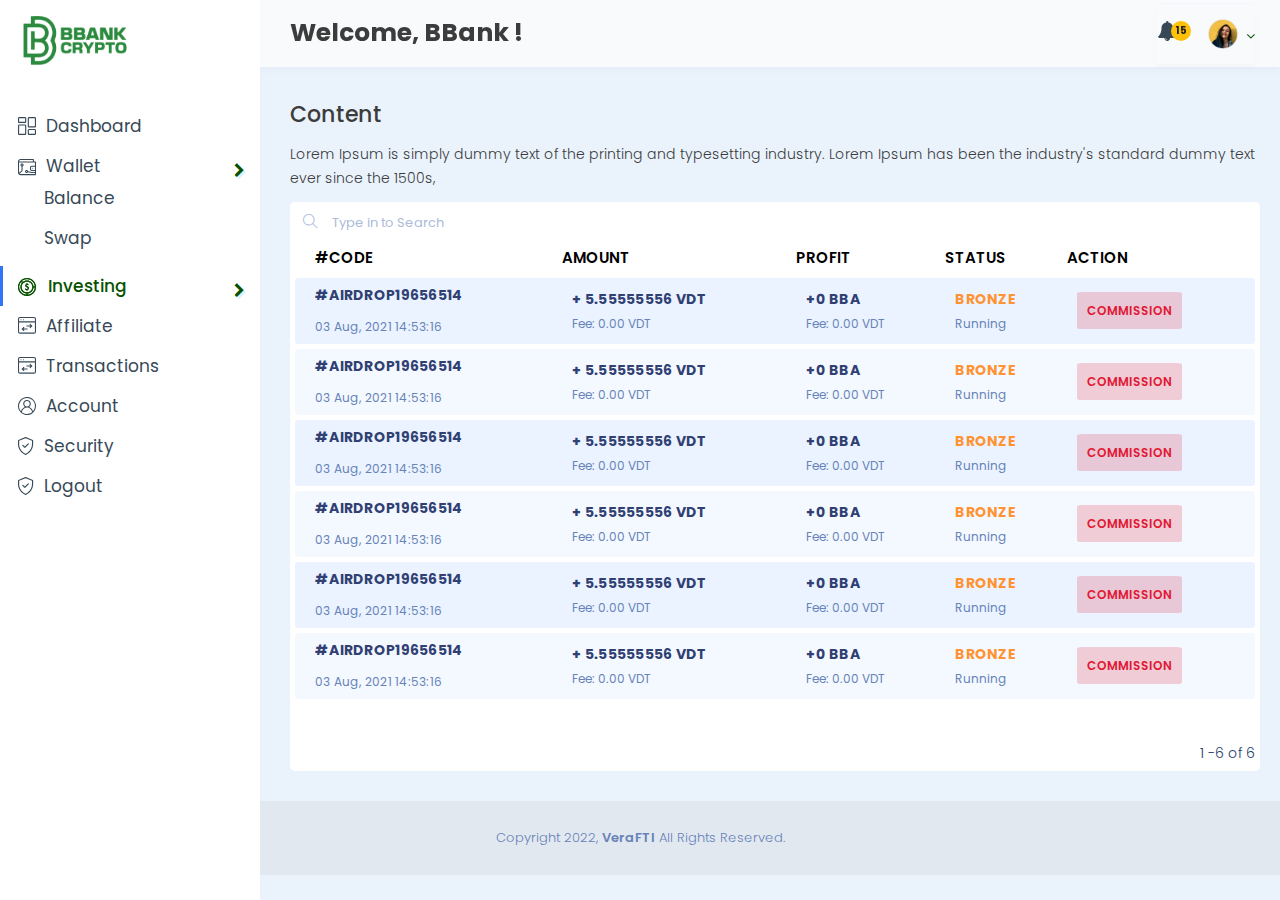
<file: stake-history.html>
<!DOCTYPE html>
<html lang="zxx" class="js">

<head>
    <meta charset="utf-8">
    <meta name="author" content="Softnio">
    <meta name="viewport" content="width=device-width, initial-scale=1, shrink-to-fit=no">

    <link rel="shortcut icon" href="./assets/img/fav.png" type="image/x-icon">

    <title>Transaction</title>

    <link rel="stylesheet" href="./assets/css/bundle.css">

    <link rel="stylesheet" href="./assets/css/swiper-bundle.css" />
    <link rel="stylesheet" href="./assets/css/style.css">
    <link href="./assets/css/site-account.css" rel="stylesheet" />
    <link href="./assets/css/footable.boostrap.min.css" rel="stylesheet" />
    <script src="./assets/js/jquery.bundle.js"></script>
    <link href="./assets/css/toastr.min.css" rel="stylesheet" />
    <link href="./assets/css/font-awesome-4.7/css/font-awesome.min.css" rel="stylesheet" />
</head>

<body class="user-dashboard">
    <div class="topbar">
        <div class="topbar-md d-lg-none">
            <div class="container">
                <div class="d-flex align-items-center justify-content-between">
                    <a href="#" class="toggle-nav">
                        <div class="toggle-icon">
                            <span class="toggle-line"></span>
                            <span class="toggle-line"></span>
                            <span class="toggle-line"></span>
                            <span class="toggle-line"></span>
                        </div>
                    </a>

                    <div class="site-logo">
                        <a href="./index.html" class="site-brand">
                            <img src="./assets/img/logo-green.png" alt="logo" srcset="./assets/img/logo-green.png">
                        </a>
                    </div>

                    <div class="dropdown topbar-action-item topbar-action-user">
                        <a href="#" data-toggle="dropdown"> <img class="icon" src="./assets/img/user-thumb-sm.png"
                                alt="thumb"> <i class="fa fa-angle-down"
                                style="color: #fff; position: relative; top: 3px; margin-left: 4px;"></i></a>
                        <div class="dropdown-menu dropdown-menu-right">
                            <div class="user-dropdown">
                                <div class="user-dropdown-head">
                                    <h6 class="user-dropdown-name">luishoang</h6>
                                </div>
                                <div class="gaps-1x"></div>
                                <ul class="user-dropdown-links">
                                    <li><a href="./updateprofile.html"><i class="ti ti-id-badge"></i>My Profile</a>
                                    </li>
                                    <li><a href="./security.html"><i class="ti ti-lock"></i>Security</a></li>
                                </ul>
                                <ul class="user-dropdown-links">
                                    <li><a href="./index.html"><i class="ti ti-power-off"></i>Logout</a></li>
                                </ul>
                            </div>
                        </div>
                    </div>

                </div>
            </div>
        </div>
        <!-- pc -->
        <div class="user-content">
            <div class="d-lg-flex align-items-center justify-content-between">
                <div class="topbar-lg d-none d-lg-block">
                    <div class="title-header">Welcome, BBank !</div>
                </div>
                <div class="topbar-action d-none d-lg-block">
                    <ul class="topbar-action-list">
                        <li class="nav-item dropdown show">
                            <a class="nav-link" data-toggle="dropdown" href="#" aria-expanded="true">
                                <i class="fa fa-bell" aria-hidden="true"></i>
                                <span class="badge badge-warning navbar-badge">15</span>
                            </a>
                            <div class="dropdown-menu dropdown-menu-lg dropdown-menu-right "
                                style="left: inherit; right: 0px;">
                                <span class="dropdown-item dropdown-header">15 Notifications</span>
                                <div class="dropdown-divider"></div>
                                <a href="#" class="dropdown-item">
                                    <i class="fa fa-bell" aria-hidden="true"></i> 4 new messages
                                    <span class="float-right text-muted text-sm">3 mins</span>
                                </a>
                                <div class="dropdown-divider"></div>
                                <a href="#" class="dropdown-item">
                                    <i class="fa fa-bell" aria-hidden="true"></i> 8 friend requests
                                    <span class="float-right text-muted text-sm">12 hours</span>
                                </a>
                                <div class="dropdown-divider"></div>
                                <a href="#" class="dropdown-item">
                                    <i class="fa fa-bell" aria-hidden="true"></i> 3 new reports
                                    <span class="float-right text-muted text-sm">2 days</span>
                                </a>
                                <div class="dropdown-divider"></div>
                                <a href="#" class="dropdown-item dropdown-footer">See All Notifications</a>
                            </div>
                        </li>
                        <li class="dropdown topbar-action-item topbar-action-user">
                            <a href="#" data-toggle="dropdown"> <img class="icon" src="./assets/img/user-thumb-sm.png"
                                    alt="thumb"> <i class="fa fa-angle-down"
                                    style="color: #075200; position: relative; top: 3px; margin-left: 4px;"></i></a>
                            <div class="dropdown-menu dropdown-menu-right">
                                <div class="user-dropdown">
                                    <div class="user-dropdown-head">
                                        <h6 class="user-dropdown-name">luishoang</h6>
                                    </div>
                                    <div class="gaps-1x"></div>
                                    <ul class="user-dropdown-links">
                                        <li><a href="./updateprofile.html"><i class="ti ti-id-badge"></i>My Profile</a>
                                        </li>
                                        <li><a href="./security.html"><i class="ti ti-lock"></i>Security</a></li>
                                    </ul>
                                    <ul class="user-dropdown-links">
                                        <li><a href="./index.html"><i class="ti ti-power-off"></i>Logout</a></li>
                                    </ul>
                                </div>
                            </div>
                        </li>
                    </ul>
                </div>
            </div>
        </div>
    </div>
    <div class="user-wraper">
        <div class="">
            <div class="d-flex">
                <div class="user-sidebar">
                    <div class="site-logo">
                        <a href="./index.html" class="site-brand">
                            <img src="./assets/img/logo-green.png" alt="logo" srcset="./assets/img/logo-green.png">
                        </a>
                    </div>
                    <ul class="user-icon-nav">
                        <li>
                            <a href="./index.html">
                                <svg width="18" height="18" viewBox="0 0 18 18" fill="none"
                                    xmlns="http://www.w3.org/2000/svg">
                                    <g clip-path="url(#clip0)">
                                        <path
                                            d="M6.93633 6.00117H1.31133C0.587109 6.00117 0 5.41055 0 4.68633V1.31133C0 0.587109 0.587109 0 1.31133 0H6.93633C7.66055 0 8.24766 0.587109 8.24766 1.31133V4.68633C8.25117 5.41055 7.66055 6.00117 6.93633 6.00117ZM1.31133 1.125C1.20937 1.125 1.125 1.20938 1.125 1.31133V4.68633C1.125 4.78828 1.20937 4.87266 1.31133 4.87266H6.93633C7.03828 4.87266 7.12266 4.78828 7.12266 4.68633V1.31133C7.12266 1.20938 7.03828 1.125 6.93633 1.125H1.31133Z"
                                            fill="#374957" />
                                        <path
                                            d="M6.93633 18H1.31133C0.587109 18 0 17.4129 0 16.6886V8.81365C0 8.08943 0.587109 7.50232 1.31133 7.50232H6.93633C7.66055 7.50232 8.24766 8.08943 8.24766 8.81365V16.6886C8.25117 17.4129 7.66055 18 6.93633 18ZM1.31133 8.6238C1.20937 8.6238 1.125 8.70818 1.125 8.81013V16.6851C1.125 16.7871 1.20937 16.8715 1.31133 16.8715H6.93633C7.03828 16.8715 7.12266 16.7871 7.12266 16.6851V8.81013C7.12266 8.70818 7.03828 8.6238 6.93633 8.6238H1.31133Z"
                                            fill="#374957" />
                                        <path
                                            d="M16.6886 18H11.0636C10.3394 18 9.75232 17.4129 9.75232 16.6887V13.3136C9.75232 12.5894 10.3394 12.0023 11.0636 12.0023H16.6886C17.4129 12.0023 18 12.5894 18 13.3136V16.6887C18 17.4129 17.4129 18 16.6886 18ZM11.0636 13.1238C10.9617 13.1238 10.8773 13.2082 10.8773 13.3101V16.6851C10.8773 16.7871 10.9617 16.8715 11.0636 16.8715H16.6886C16.7906 16.8715 16.875 16.7871 16.875 16.6851V13.3101C16.875 13.2082 16.7906 13.1238 16.6886 13.1238H11.0636Z"
                                            fill="#374957" />
                                        <path
                                            d="M16.6886 10.5012H11.0636C10.3394 10.5012 9.75232 9.9141 9.75232 9.18988V1.31488C9.75232 0.590665 10.3394 0.00355575 11.0636 0.00355575H16.6886C17.4129 4.01207e-05 18 0.58715 18 1.31137V9.18637C18 9.91059 17.4129 10.5012 16.6886 10.5012ZM11.0636 1.12504C10.9617 1.12504 10.8773 1.20942 10.8773 1.31137V9.18637C10.8773 9.28832 10.9617 9.3727 11.0636 9.3727H16.6886C16.7906 9.3727 16.875 9.28832 16.875 9.18637V1.31137C16.875 1.20942 16.7906 1.12504 16.6886 1.12504H11.0636Z"
                                            fill="#374957" />
                                    </g>
                                    <defs>
                                        <clipPath id="clip0">
                                            <rect width="18" height="18" fill="white" />
                                        </clipPath>
                                    </defs>
                                </svg>
                                &nbsp; Dashboard
                            </a>
                        </li>
                        <li class="drp-link">
                            <a href="javascript:void(0)" title="Network" class="drp-link-act">
                                <svg width="18" height="17" viewBox="0 0 18 17" fill="none"
                                    xmlns="http://www.w3.org/2000/svg">
                                    <g clip-path="url(#clip0)">
                                        <path
                                            d="M2.67188 16.1333H17.4727C17.7645 16.1333 18 15.8986 18 15.6077V11.4027V7.19762V2.95754C18 2.6667 17.7645 2.43191 17.4727 2.43191H15.9082V0.52563C15.9082 0.234781 15.6727 0 15.3809 0H2.6543C1.1918 0 0 1.18792 0 2.64567V13.4701C0 14.9384 1.19883 16.1333 2.67188 16.1333ZM16.9453 10.877H13.6441C13.3313 10.877 13.0781 10.6247 13.0781 10.3129V8.28393C13.0781 7.97205 13.3313 7.71975 13.6441 7.71975H16.9453V10.877ZM16.9453 5.62074V6.672H13.6441C12.7512 6.672 12.0234 7.39736 12.0234 8.28743V10.3164C12.0234 11.2064 12.7512 11.9318 13.6441 11.9318H16.9453V12.9831H13.5527L10.1777 12.2226C10.0617 11.4657 9.4043 10.8805 8.61328 10.8805C7.74141 10.8805 7.03125 11.5884 7.03125 12.4574C7.03125 13.3265 7.74141 14.0343 8.61328 14.0343C9.19336 14.0343 9.70312 13.7189 9.97734 13.2529L13.377 14.0203C13.4156 14.0273 13.4543 14.0343 13.493 14.0343H16.9453V15.0856H2.67188C2.2957 15.0856 1.95117 14.9559 1.67695 14.7422L4.41563 12.0124C4.51406 11.9143 4.57031 11.7811 4.57031 11.641V7.60061C5.18555 7.38335 5.625 6.79815 5.625 6.11483C5.625 5.24579 4.91484 4.53794 4.04297 4.53794C3.17109 4.53794 2.46094 5.24579 2.46094 6.11483C2.46094 6.80165 2.90039 7.38335 3.51562 7.60061V11.4237L1.09688 13.8346C1.06875 13.7189 1.05469 13.5963 1.05469 13.4736V3.48668H15.3809H16.9453V4.57298V5.62074ZM8.61328 12.9796C8.32148 12.9796 8.08594 12.7448 8.08594 12.4539C8.08594 12.1631 8.32148 11.9283 8.61328 11.9283C8.90508 11.9283 9.14062 12.1631 9.14062 12.4539C9.14062 12.7448 8.90508 12.9796 8.61328 12.9796ZM4.04297 6.63695C3.75117 6.63695 3.51562 6.40217 3.51562 6.11132C3.51562 5.82047 3.75117 5.58569 4.04297 5.58569C4.33477 5.58569 4.57031 5.82047 4.57031 6.11132C4.57031 6.40217 4.33477 6.63695 4.04297 6.63695ZM2.6543 1.05126H14.8535V2.43191H1.06875C1.17422 1.65398 1.8457 1.05126 2.6543 1.05126Z"
                                            fill="#374957" />
                                        <path
                                            d="M14.6602 9.82579C14.9514 9.82579 15.1875 9.59046 15.1875 9.30017C15.1875 9.00987 14.9514 8.77454 14.6602 8.77454C14.3689 8.77454 14.1328 9.00987 14.1328 9.30017C14.1328 9.59046 14.3689 9.82579 14.6602 9.82579Z"
                                            fill="#374957" />
                                    </g>
                                    <defs>
                                        <clipPath id="clip0">
                                            <rect width="18" height="16.1333" fill="white" />
                                        </clipPath>
                                    </defs>
                                </svg>
                                &nbsp;Wallet
                                <i class="fa fa-chevron-right pull-right" style="margin-top: 5px;"></i>
                            </a>
                            <ul>
                                <li style="padding-left: 23px;">
                                    <a href="./balance.html" class="drp-item">
                                        <span>Balance</span>
                                    </a>
                                </li>
                                <li style="padding-left: 23px;">
                                    <a href="./swap.html" class="drp-item">
                                        <span>Swap</span>
                                    </a>
                                </li>
                            </ul>
                        </li>
                        <li class="drp-link">
                            <a class="drp-link-act">
                                <svg width="18" height="18" viewBox="0 0 18 18" fill="none"
                                    xmlns="http://www.w3.org/2000/svg">
                                    <path
                                        d="M9 18C6.59651 18 4.33605 17.0651 2.63721 15.3628C0.934884 13.664 0 11.4035 0 9C0 6.59651 0.934884 4.33605 2.63721 2.63721C4.33605 0.934884 6.59651 0 9 0C11.4035 0 13.664 0.934884 15.3628 2.63721C17.0651 4.33605 18 6.59651 18 9C18 11.4035 17.0651 13.664 15.3628 15.3628C13.664 17.0651 11.4035 18 9 18ZM9.58256 16.793C11.4453 16.657 13.2 15.8547 14.5256 14.5256C15.8512 13.2 16.6535 11.4523 16.793 9.59302H15.5302C15.3942 11.1174 14.7209 12.5512 13.6326 13.636C12.5442 14.7244 11.107 15.3942 9.58605 15.5302V16.793H9.58256ZM3.06628 3.91395C1.85233 5.32674 1.18605 7.13023 1.18605 9C1.18605 11.086 1.99884 13.05 3.47442 14.5256C4.79651 15.8477 6.5407 16.65 8.39651 16.7895V15.5267C6.78837 15.3802 5.29535 14.6442 4.18954 13.4512C3.06279 12.2337 2.44186 10.6535 2.44186 9C2.44186 7.47209 2.97907 5.98605 3.9593 4.81047L3.06628 3.91395ZM9 3.62791C6.03837 3.62791 3.62791 6.03837 3.62791 9C3.62791 11.9616 6.03837 14.3721 9 14.3721C11.9616 14.3721 14.3721 11.9616 14.3721 9C14.3721 6.03837 11.9616 3.62791 9 3.62791ZM16.793 8.40698C16.6535 6.54767 15.8512 4.8 14.5256 3.47442C13.05 1.99884 11.086 1.18605 9 1.18605C7.12326 1.18605 5.31977 1.85581 3.90349 3.07674L4.79651 3.96977C5.97558 2.98605 7.46512 2.44186 9 2.44186C10.657 2.44186 12.2372 3.06279 13.4547 4.19302C14.6512 5.30233 15.3837 6.79535 15.5302 8.40698H16.793Z"
                                        fill="#374957"></path>
                                    <path
                                        d="M15.3139 2.68598C13.6291 0.997609 11.386 0.0697021 9 0.0697021C6.61395 0.0697021 4.37093 0.997609 2.68604 2.68598C0.99767 4.37086 0.0697632 6.61389 0.0697632 8.99993C0.0697632 11.386 0.99767 13.629 2.68604 15.3139C4.37441 17.0023 6.61395 17.9302 9 17.9302C11.386 17.9302 13.6291 17.0023 15.3139 15.3139C17.0023 13.6255 17.9302 11.386 17.9302 8.99993C17.9302 6.61389 17.0023 4.37086 15.3139 2.68598ZM14.5744 3.42552C15.9384 4.78947 16.7407 6.56854 16.8663 8.47668H15.4674C15.1988 5.14528 12.4012 2.51156 9 2.51156C7.39534 2.51156 5.92674 3.09761 4.79302 4.06389L3.80232 3.07319C5.23953 1.80691 7.06744 1.11621 9 1.11621C11.107 1.11621 13.0849 1.93598 14.5744 3.42552ZM9 14.4418C6 14.4418 3.55814 11.9999 3.55814 8.99993C3.55814 5.99993 6 3.55807 9 3.55807C12 3.55807 14.4419 5.99993 14.4419 8.99993C14.4419 11.9999 12 14.4418 9 14.4418ZM1.11627 8.99993C1.11627 7.07086 1.80348 5.24993 3.06279 3.81272L4.05697 4.80691C3.09418 5.93714 2.51162 7.40226 2.51162 8.99993C2.51162 12.3976 5.13837 15.1918 8.46627 15.4639V16.8662C6.56162 16.7406 4.78953 15.9383 3.42558 14.5744C1.93604 13.0848 1.11627 11.1069 1.11627 8.99993ZM14.5744 14.5744C13.207 15.9418 11.4244 16.7441 9.51279 16.8662V15.4674C12.6767 15.2197 15.2128 12.6871 15.4639 9.52319H16.8628C16.7407 11.4313 15.9384 13.2104 14.5744 14.5744Z"
                                        fill="#374957"></path>
                                    <path
                                        d="M8.96861 12.8337C8.6407 12.8337 8.37558 12.5686 8.37558 12.2407V12.0628C8.00233 12.0139 7.69535 11.8919 7.30116 11.6337C7.02907 11.4558 6.94883 11.086 7.13023 10.8139C7.24186 10.6465 7.42674 10.5453 7.62558 10.5453C7.7407 10.5453 7.85233 10.5802 7.95 10.643C8.31628 10.8802 8.46279 10.9081 8.89186 10.9081C8.91628 10.9081 8.9407 10.9081 8.96512 10.9081C9.43954 10.9046 9.71512 10.5523 9.77093 10.2209C9.80233 10.0256 9.79186 9.66976 9.32791 9.5058C8.52558 9.22325 8.05814 8.9965 7.71977 8.73139C7.29418 8.39999 7.10232 7.82441 7.21395 7.23487C7.33256 6.5965 7.77907 6.0872 8.37558 5.9058V5.71046C8.37558 5.38255 8.6407 5.11743 8.96861 5.11743C9.29651 5.11743 9.56163 5.38255 9.56163 5.71046V5.86743C9.94535 5.96162 10.214 6.14301 10.3116 6.21627C10.5733 6.41162 10.6256 6.78487 10.4302 7.0465C10.3186 7.1965 10.1442 7.28371 9.95582 7.28371C9.82675 7.28371 9.70466 7.24185 9.6 7.16511C9.51279 7.09883 9.32093 6.9872 9.04535 6.9872C8.9407 6.9872 8.82907 7.00464 8.71744 7.03604C8.4593 7.11278 8.38954 7.37092 8.37558 7.44766C8.34768 7.59418 8.37907 7.7372 8.44884 7.79301C8.73489 8.01627 9.25117 8.21511 9.71861 8.38255C10.5977 8.69301 11.0861 9.50929 10.9361 10.4093C10.8628 10.8523 10.6395 11.2605 10.3081 11.5639C10.0884 11.7663 9.83721 11.9093 9.55465 11.9965V12.2337C9.56163 12.5686 9.29651 12.8337 8.96861 12.8337Z"
                                        fill="#374957"></path>
                                    <path
                                        d="M9.70116 8.45584C9.22674 8.2884 8.70349 8.08607 8.41046 7.85584C8.31977 7.78259 8.2779 7.61863 8.31279 7.44421C8.33023 7.357 8.40697 7.06747 8.70349 6.97677C9.19186 6.83026 9.52674 7.02561 9.64884 7.11631C9.87907 7.29073 10.207 7.24189 10.3814 7.01166C10.5558 6.78142 10.507 6.45352 10.2767 6.2791C10.1686 6.19538 9.89302 6.01747 9.49883 5.93026V5.71747C9.49883 5.42793 9.26511 5.19421 8.97558 5.19421C8.68604 5.19421 8.45232 5.42793 8.45232 5.71747V5.96514C8.43837 5.96863 8.42093 5.97212 8.40697 5.9791C7.83488 6.15003 7.40581 6.64189 7.29069 7.25584C7.18256 7.82096 7.36744 8.36863 7.77209 8.68608C8.10349 8.9477 8.56395 9.16747 9.3593 9.45003C9.88953 9.6384 9.87558 10.064 9.84767 10.2419C9.78837 10.5977 9.48837 10.9814 8.97209 10.9849C8.46628 10.9884 8.3093 10.964 7.9186 10.7093C7.6779 10.5524 7.35349 10.6186 7.19302 10.8593C7.03256 11.1 7.10232 11.4244 7.34302 11.5849C7.76163 11.8605 8.07209 11.9686 8.44883 12.0105V12.2512C8.44883 12.5407 8.68256 12.7744 8.97209 12.7744C9.26163 12.7744 9.49535 12.5407 9.49535 12.2512V11.9617C9.78488 11.8814 10.0465 11.7384 10.2698 11.5326C10.5872 11.2396 10.8035 10.8454 10.8733 10.4163C11.0163 9.54073 10.5453 8.75584 9.70116 8.45584Z"
                                        fill="#374957"></path>
                                </svg>
                                &nbsp; Investing
                                <i class="fa fa-chevron-right pull-right" style="margin-top: 5px;"></i>
                            </a>
                            <ul hidden="">
                                <li style="padding-left: 23px;">
                                    <a href="./Invest.html" class="drp-item">
                                        <span>Staking</span>
                                    </a>
                                </li>
                                <li style="padding-left: 23px;">
                                    <a href="./stake-history.html" class="drp-item">
                                        <span>Stake history</span>
                                    </a>
                                </li>
                            </ul>
                        </li>
                        <li>
                            <a href="./aff.html">
                                <svg width="18" height="17" viewBox="0 0 18 17" fill="none"
                                    xmlns="http://www.w3.org/2000/svg">
                                    <g clip-path="url(#clip0)">
                                        <path
                                            d="M1.97211 16.6909C0.885657 16.6909 0 15.7986 0 14.7039V1.98701C0 0.892349 0.885657 0 1.97211 0H16.0279C17.1143 0 18 0.892349 18 1.98701V14.7039C18 15.7986 17.1143 16.6909 16.0279 16.6909H1.97211ZM1.0757 14.7039C1.0757 15.2025 1.47729 15.6071 1.97211 15.6071H16.0279C16.5227 15.6071 16.9243 15.2025 16.9243 14.7039V5.41913H1.0757V14.7039ZM1.97211 1.08383C1.47729 1.08383 1.0757 1.48845 1.0757 1.98701V4.3353H16.9243V1.98701C16.9243 1.48845 16.5227 1.08383 16.0279 1.08383H1.97211ZM3.48884 11.9582L5.75139 9.67856L6.51155 10.4445L5.54701 11.4163H9.50199V12.5001H5.54701L6.51155 13.4719L5.75139 14.2379L3.48884 11.9582ZM11.4884 10.5817L12.453 9.60992H8.4263V8.52609H12.453L11.4884 7.55426L12.2486 6.78836L14.5112 9.068L12.2486 11.3477L11.4884 10.5817ZM5.55777 3.25148C5.26016 3.25148 5.01992 3.00942 5.01992 2.70956C5.01992 2.4097 5.26016 2.16765 5.55777 2.16765C5.85538 2.16765 6.09562 2.4097 6.09562 2.70956C6.09562 3.00942 5.85538 3.25148 5.55777 3.25148ZM3.04781 3.25148C2.7502 3.25148 2.50996 3.00942 2.50996 2.70956C2.50996 2.4097 2.7502 2.16765 3.04781 2.16765C3.34542 2.16765 3.58566 2.4097 3.58566 2.70956C3.58566 3.00942 3.34542 3.25148 3.04781 3.25148Z"
                                            fill="#374957" />
                                    </g>
                                    <defs>
                                        <clipPath id="clip0">
                                            <rect width="18" height="16.6909" fill="white" />
                                        </clipPath>
                                    </defs>
                                </svg>
                                &nbsp; Affiliate
                            </a>
                        </li>
                        <li>
                            <a href="./transaction.html">
                                <svg width="18" height="17" viewBox="0 0 18 17" fill="none"
                                    xmlns="http://www.w3.org/2000/svg">
                                    <g clip-path="url(#clip0)">
                                        <path
                                            d="M1.97211 16.6909C0.885657 16.6909 0 15.7986 0 14.7039V1.98701C0 0.892349 0.885657 0 1.97211 0H16.0279C17.1143 0 18 0.892349 18 1.98701V14.7039C18 15.7986 17.1143 16.6909 16.0279 16.6909H1.97211ZM1.0757 14.7039C1.0757 15.2025 1.47729 15.6071 1.97211 15.6071H16.0279C16.5227 15.6071 16.9243 15.2025 16.9243 14.7039V5.41913H1.0757V14.7039ZM1.97211 1.08383C1.47729 1.08383 1.0757 1.48845 1.0757 1.98701V4.3353H16.9243V1.98701C16.9243 1.48845 16.5227 1.08383 16.0279 1.08383H1.97211ZM3.48884 11.9582L5.75139 9.67856L6.51155 10.4445L5.54701 11.4163H9.50199V12.5001H5.54701L6.51155 13.4719L5.75139 14.2379L3.48884 11.9582ZM11.4884 10.5817L12.453 9.60992H8.4263V8.52609H12.453L11.4884 7.55426L12.2486 6.78836L14.5112 9.068L12.2486 11.3477L11.4884 10.5817ZM5.55777 3.25148C5.26016 3.25148 5.01992 3.00942 5.01992 2.70956C5.01992 2.4097 5.26016 2.16765 5.55777 2.16765C5.85538 2.16765 6.09562 2.4097 6.09562 2.70956C6.09562 3.00942 5.85538 3.25148 5.55777 3.25148ZM3.04781 3.25148C2.7502 3.25148 2.50996 3.00942 2.50996 2.70956C2.50996 2.4097 2.7502 2.16765 3.04781 2.16765C3.34542 2.16765 3.58566 2.4097 3.58566 2.70956C3.58566 3.00942 3.34542 3.25148 3.04781 3.25148Z"
                                            fill="#374957" />
                                    </g>
                                    <defs>
                                        <clipPath id="clip0">
                                            <rect width="18" height="16.6909" fill="white" />
                                        </clipPath>
                                    </defs>
                                </svg>
                                &nbsp; Transactions
                            </a>
                        </li>
                        <li><a href="./updateprofile.html">
                                <svg width="18" height="18" viewBox="0 0 18 18" fill="none"
                                    xmlns="http://www.w3.org/2000/svg">
                                    <path
                                        d="M8.68359 0C8.89453 0 9.10547 0 9.31641 0C9.38672 0.0105469 9.45352 0.0210937 9.52383 0.0316406C10.0582 0.108984 10.6066 0.140625 11.127 0.270703C13.5527 0.868359 15.409 2.26055 16.7133 4.38047C17.4023 5.50195 17.8066 6.72891 17.9332 8.04023C17.9543 8.25469 17.9789 8.46914 18 8.68359C18 8.89453 18 9.10547 18 9.31641C17.9895 9.39023 17.9789 9.46406 17.9684 9.53789C17.891 10.0687 17.8594 10.6066 17.7328 11.1234C17.1492 13.4895 15.8062 15.3211 13.7566 16.6289C12.6 17.3672 11.3309 17.7961 9.95977 17.9332C9.74531 17.9543 9.53086 17.9789 9.31641 18C9.10547 18 8.89453 18 8.68359 18C8.61328 17.9895 8.54648 17.9789 8.47617 17.9684C7.9418 17.891 7.39336 17.8594 6.87305 17.7293C4.45078 17.1316 2.59102 15.7395 1.28672 13.6195C0.597656 12.498 0.193359 11.2711 0.0667969 9.95977C0.0457031 9.74531 0.0210938 9.53086 0 9.31641C0 9.10547 0 8.89453 0 8.68359C0.0105469 8.60977 0.028125 8.53594 0.0316406 8.46211C0.0632812 7.73789 0.193359 7.02773 0.411328 6.33867C1.10039 4.1625 2.4293 2.48555 4.36641 1.29727C5.49492 0.604688 6.72188 0.196875 8.04375 0.0667969C8.25469 0.0457031 8.46914 0.0210938 8.68359 0ZM14.9977 14.1926C17.6063 11.2816 17.8137 6.26836 14.3121 3.08672C10.8949 -0.0140623 5.50898 0.485156 2.7 4.15898C-0.00351557 7.68867 0.991406 12.0832 3.00937 14.175C3.58594 12.1113 4.88672 10.6875 6.89062 9.87891C5.97656 9.21797 5.41758 8.36367 5.26641 7.27031C5.11523 6.16992 5.38945 5.17852 6.09961 4.32773C7.43555 2.72812 9.75938 2.51367 11.3625 3.80039C12.1641 4.44375 12.6492 5.2875 12.7477 6.31055C12.8918 7.79414 12.3258 8.98594 11.1199 9.87891C13.1273 10.691 14.4105 12.1219 14.9977 14.1926ZM9.225 16.9523C9.47109 16.9277 9.94922 16.9102 10.4098 16.8223C11.7035 16.5832 12.8742 16.0559 13.9148 15.2438C14.0449 15.1418 14.1012 15.0609 14.0695 14.8711C13.8516 13.5879 13.2504 12.5227 12.2449 11.7141C10.9617 10.6805 9.49219 10.3324 7.875 10.6875C5.81836 11.1375 4.21875 12.8426 3.90937 14.9941C3.90234 15.0434 3.93398 15.1207 3.97617 15.1523C5.44219 16.3336 7.11562 16.9348 9.225 16.9523ZM9.00703 4.00781C7.55508 3.97617 6.25781 5.18555 6.25781 6.75C6.25781 8.24766 7.51289 9.4957 9.01055 9.48867C10.5047 9.48164 11.7422 8.24063 11.7422 6.75C11.7387 5.17148 10.4379 3.9832 9.00703 4.00781Z"
                                        fill="#374957" />
                                </svg>
                                &nbsp; Account
                            </a>
                        </li>
                        <li>
                            <a href="./security.html">
                                <svg width="16" height="18" viewBox="0 0 16 18" fill="none"
                                    xmlns="http://www.w3.org/2000/svg">
                                    <g clip-path="url(#clip0)">
                                        <path
                                            d="M7.57143 18C7.49643 18 7.425 17.9857 7.35714 17.9571C5.17143 17.0679 3.32143 15.5607 2.00714 13.6071C0.696429 11.65 0 9.36786 0 7.01071V3.47857C0 3.24643 0.139286 3.03929 0.353571 2.95L7.35357 0.0428571C7.425 0.0142857 7.49643 0 7.57143 0C7.64643 0 7.72143 0.0142857 7.78929 0.0428571L14.7893 2.95C15.0036 3.03929 15.1429 3.24643 15.1429 3.47857V7.01071C15.1429 9.36786 14.4464 11.65 13.1357 13.6071C11.8214 15.5607 9.97143 17.0679 7.78571 17.9571C7.71786 17.9857 7.64643 18 7.57143 18ZM1.14286 3.86071V7.01071C1.14286 11.2429 3.64286 15.0786 7.51429 16.7821L7.57143 16.8071L7.62857 16.7821C11.5 15.0786 14 11.2429 14 7.01071V3.86071L7.57143 1.18929L1.14286 3.86071ZM6.78214 11C6.62857 11 6.48571 10.9393 6.37857 10.8321L4.38214 8.83571C4.275 8.72857 4.21429 8.58572 4.21429 8.43214C4.21429 8.27857 4.275 8.13571 4.38214 8.02857C4.48929 7.92143 4.63214 7.86071 4.78571 7.86071C4.93929 7.86071 5.08214 7.92143 5.18929 8.02857L6.78214 9.62143L9.95357 6.45C10.0607 6.34286 10.2036 6.28214 10.3571 6.28214C10.5107 6.28214 10.6536 6.34286 10.7607 6.45C10.8679 6.55714 10.9286 6.7 10.9286 6.85357C10.9286 7.00714 10.8679 7.15 10.7607 7.25714L7.18571 10.8321C7.07857 10.9393 6.93571 11 6.78214 11Z"
                                            fill="#374957" />
                                    </g>
                                    <defs>
                                        <clipPath id="clip0">
                                            <rect width="15.1429" height="18" fill="white" />
                                        </clipPath>
                                    </defs>
                                </svg>
                                &nbsp; Security
                            </a>
                        </li>
                        <li>
                            <a href="./security.html">
                                <svg width="16" height="18" viewBox="0 0 16 18" fill="none"
                                    xmlns="http://www.w3.org/2000/svg">
                                    <g clip-path="url(#clip0)">
                                        <path
                                            d="M7.57143 18C7.49643 18 7.425 17.9857 7.35714 17.9571C5.17143 17.0679 3.32143 15.5607 2.00714 13.6071C0.696429 11.65 0 9.36786 0 7.01071V3.47857C0 3.24643 0.139286 3.03929 0.353571 2.95L7.35357 0.0428571C7.425 0.0142857 7.49643 0 7.57143 0C7.64643 0 7.72143 0.0142857 7.78929 0.0428571L14.7893 2.95C15.0036 3.03929 15.1429 3.24643 15.1429 3.47857V7.01071C15.1429 9.36786 14.4464 11.65 13.1357 13.6071C11.8214 15.5607 9.97143 17.0679 7.78571 17.9571C7.71786 17.9857 7.64643 18 7.57143 18ZM1.14286 3.86071V7.01071C1.14286 11.2429 3.64286 15.0786 7.51429 16.7821L7.57143 16.8071L7.62857 16.7821C11.5 15.0786 14 11.2429 14 7.01071V3.86071L7.57143 1.18929L1.14286 3.86071ZM6.78214 11C6.62857 11 6.48571 10.9393 6.37857 10.8321L4.38214 8.83571C4.275 8.72857 4.21429 8.58572 4.21429 8.43214C4.21429 8.27857 4.275 8.13571 4.38214 8.02857C4.48929 7.92143 4.63214 7.86071 4.78571 7.86071C4.93929 7.86071 5.08214 7.92143 5.18929 8.02857L6.78214 9.62143L9.95357 6.45C10.0607 6.34286 10.2036 6.28214 10.3571 6.28214C10.5107 6.28214 10.6536 6.34286 10.7607 6.45C10.8679 6.55714 10.9286 6.7 10.9286 6.85357C10.9286 7.00714 10.8679 7.15 10.7607 7.25714L7.18571 10.8321C7.07857 10.9393 6.93571 11 6.78214 11Z"
                                            fill="#374957" />
                                    </g>
                                    <defs>
                                        <clipPath id="clip0">
                                            <rect width="15.1429" height="18" fill="white" />
                                        </clipPath>
                                    </defs>
                                </svg>
                                &nbsp; Logout
                            </a>
                        </li>
                    </ul>
                </div>
                <div class="page-content user-content dashboard-bg">
                    <h2 style="margin: 10px 0;">Content</h2>
                    <p>Lorem Ipsum is simply dummy text of the printing and typesetting industry. Lorem Ipsum has been
                        the industry's standard dummy text ever since the 1500s,</p>
                    <div class="" style="background: #fff;border-radius: 5px;padding: 5px;overflow-x: auto;">
                        <table class="data-table tranx-table">
                            <thead>
                                <tr>
                                    <th class="data-col tnx-status dt-tnxno">#Code</th>
                                    <th class="data-col dt-token">Amount</th>
                                    <th class="data-col dt-token">Profit</th>
                                    <th class="data-col dt-account">Status</th>
                                    <th class="data-col dt-type tnx-type">
                                        <div class="dt-type-text">Action</div>
                                    </th>
                                </tr>
                            </thead>
                            <tbody>
                                <tr class="data-item" onclick="window.location.href = './detailtransaction.html'">
                                    <td class="data-col dt-tnxno">
                                        <div class="d-flex align-items-center">
                                            <div class="fake-class">
                                                <span class="lead tnx-id">#Airdrop19656514</span>
                                                <div class="sub sub-date nowrap">03 Aug, 2021 14:53:16</div>
                                            </div>
                                        </div>
                                    </td>
                                    <td class="data-col dt-token">
                                        <span class="lead token-amount" style="white-space: nowrap">&#x2B; 5.55555556
                                            VDT</span>
                                        <div>Fee: 0.00 VDT</div>
                                    </td>
                                    <td class="data-col dt-usd-amount">
                                        <span class="lead token-amount" style="white-space: nowrap">&#x2B;0 BBA</span>
                                        <div>Fee: 0.00 VDT</div>
                                    </td>
                                    <td class="data-col dt-usd-amount">
                                        <span class="lead token-amount" style="white-space: nowrap; color:#FF9332
                                        ">Bronze</span>
                                        <div>Running</div>
                                    </td>
                                    <td class="data-col dt-type">
                                        <span style="padding: 10px; font-size: 12px; border-radius: 5%;text-transform:
                                         uppercase; background: rgba(225, 25, 52, 0.2); color: #E11934;">
                                            <span title="Airdrop Bonus">Commission</span>
                                        </span>
                                    </td>
                                </tr>
                                <tr class="data-item" onclick="window.location.href = './detailtransaction.html'">
                                    <td class="data-col dt-tnxno">
                                        <div class="d-flex align-items-center">
                                            <div class="fake-class">
                                                <span class="lead tnx-id">#Airdrop19656514</span>
                                                <div class="sub sub-date nowrap">03 Aug, 2021 14:53:16</div>
                                            </div>
                                        </div>
                                    </td>
                                    <td class="data-col dt-token">
                                        <span class="lead token-amount" style="white-space: nowrap">&#x2B; 5.55555556
                                            VDT</span>
                                        <div>Fee: 0.00 VDT</div>
                                    </td>
                                    <td class="data-col dt-usd-amount">
                                        <span class="lead token-amount" style="white-space: nowrap">&#x2B;0 BBA</span>
                                        <div>Fee: 0.00 VDT</div>
                                    </td>
                                    <td class="data-col dt-usd-amount">
                                        <span class="lead token-amount" style="white-space: nowrap; color:#FF9332
                                        ">Bronze</span>
                                        <div>Running</div>
                                    </td>
                                    <td class="data-col dt-type">
                                        <span style="padding: 10px; font-size: 12px; border-radius: 5%;text-transform:
                                         uppercase; background: rgba(225, 25, 52, 0.2); color: #E11934;">
                                            <span title="Airdrop Bonus">Commission</span>
                                        </span>
                                    </td>
                                </tr>
                                <tr class="data-item" onclick="window.location.href = './detailtransaction.html'">
                                    <td class="data-col dt-tnxno">
                                        <div class="d-flex align-items-center">
                                            <div class="fake-class">
                                                <span class="lead tnx-id">#Airdrop19656514</span>
                                                <div class="sub sub-date nowrap">03 Aug, 2021 14:53:16</div>
                                            </div>
                                        </div>
                                    </td>
                                    <td class="data-col dt-token">
                                        <span class="lead token-amount" style="white-space: nowrap">&#x2B; 5.55555556
                                            VDT</span>
                                        <div>Fee: 0.00 VDT</div>
                                    </td>
                                    <td class="data-col dt-usd-amount">
                                        <span class="lead token-amount" style="white-space: nowrap">&#x2B;0 BBA</span>
                                        <div>Fee: 0.00 VDT</div>
                                    </td>
                                    <td class="data-col dt-usd-amount">
                                        <span class="lead token-amount" style="white-space: nowrap; color:#FF9332
                                        ">Bronze</span>
                                        <div>Running</div>
                                    </td>
                                    <td class="data-col dt-type">
                                        <span style="padding: 10px; font-size: 12px; border-radius: 5%;text-transform:
                                         uppercase; background: rgba(225, 25, 52, 0.2); color: #E11934;">
                                            <span title="Airdrop Bonus">Commission</span>
                                        </span>
                                    </td>
                                </tr>
                                <tr class="data-item" onclick="window.location.href = './detailtransaction.html'">
                                    <td class="data-col dt-tnxno">
                                        <div class="d-flex align-items-center">
                                            <div class="fake-class">
                                                <span class="lead tnx-id">#Airdrop19656514</span>
                                                <div class="sub sub-date nowrap">03 Aug, 2021 14:53:16</div>
                                            </div>
                                        </div>
                                    </td>
                                    <td class="data-col dt-token">
                                        <span class="lead token-amount" style="white-space: nowrap">&#x2B; 5.55555556
                                            VDT</span>
                                        <div>Fee: 0.00 VDT</div>
                                    </td>
                                    <td class="data-col dt-usd-amount">
                                        <span class="lead token-amount" style="white-space: nowrap">&#x2B;0 BBA</span>
                                        <div>Fee: 0.00 VDT</div>
                                    </td>
                                    <td class="data-col dt-usd-amount">
                                        <span class="lead token-amount" style="white-space: nowrap; color:#FF9332
                                        ">Bronze</span>
                                        <div>Running</div>
                                    </td>
                                    <td class="data-col dt-type">
                                        <span style="padding: 10px; font-size: 12px; border-radius: 5%;text-transform:
                                         uppercase; background: rgba(225, 25, 52, 0.2); color: #E11934;">
                                            <span title="Airdrop Bonus">Commission</span>
                                        </span>
                                    </td>
                                </tr>
                                <tr class="data-item" onclick="window.location.href = './detailtransaction.html'">
                                    <td class="data-col dt-tnxno">
                                        <div class="d-flex align-items-center">
                                            <div class="fake-class">
                                                <span class="lead tnx-id">#Airdrop19656514</span>
                                                <div class="sub sub-date nowrap">03 Aug, 2021 14:53:16</div>
                                            </div>
                                        </div>
                                    </td>
                                    <td class="data-col dt-token">
                                        <span class="lead token-amount" style="white-space: nowrap">&#x2B; 5.55555556
                                            VDT</span>
                                        <div>Fee: 0.00 VDT</div>
                                    </td>
                                    <td class="data-col dt-usd-amount">
                                        <span class="lead token-amount" style="white-space: nowrap">&#x2B;0 BBA</span>
                                        <div>Fee: 0.00 VDT</div>
                                    </td>
                                    <td class="data-col dt-usd-amount">
                                        <span class="lead token-amount" style="white-space: nowrap; color:#FF9332
                                        ">Bronze</span>
                                        <div>Running</div>
                                    </td>
                                    <td class="data-col dt-type">
                                        <span style="padding: 10px; font-size: 12px; border-radius: 5%;text-transform:
                                         uppercase; background: rgba(225, 25, 52, 0.2); color: #E11934;">
                                            <span title="Airdrop Bonus">Commission</span>
                                        </span>
                                    </td>
                                </tr>
                                <tr class="data-item" onclick="window.location.href = './detailtransaction.html'">
                                    <td class="data-col dt-tnxno">
                                        <div class="d-flex align-items-center">
                                            <div class="fake-class">
                                                <span class="lead tnx-id">#Airdrop19656514</span>
                                                <div class="sub sub-date nowrap">03 Aug, 2021 14:53:16</div>
                                            </div>
                                        </div>
                                    </td>
                                    <td class="data-col dt-token">
                                        <span class="lead token-amount" style="white-space: nowrap">&#x2B; 5.55555556
                                            VDT</span>
                                        <div>Fee: 0.00 VDT</div>
                                    </td>
                                    <td class="data-col dt-usd-amount">
                                        <span class="lead token-amount" style="white-space: nowrap">&#x2B;0 BBA</span>
                                        <div>Fee: 0.00 VDT</div>
                                    </td>
                                    <td class="data-col dt-usd-amount">
                                        <span class="lead token-amount" style="white-space: nowrap; color:#FF9332
                                        ">Bronze</span>
                                        <div>Running</div>
                                    </td>
                                    <td class="data-col dt-type">
                                        <span style="padding: 10px; font-size: 12px; border-radius: 5%;text-transform:
                                         uppercase; background: rgba(225, 25, 52, 0.2); color: #E11934;">
                                            <span title="Airdrop Bonus">Commission</span>
                                        </span>
                                    </td>
                                </tr>
                            </tbody>
                        </table>
                    </div>
                    <style>
                        #DataTables_Table_0_wrapper {
                            overflow: hidden;
                        }
                    </style>
                </div>
            </div>
        </div>
    </div>
    <div class="footer-bar">
        <div class="container text-center">
            <span class="footer-copyright">Copyright 2022, <b>VeraFTI</b> All Rights Reserved.</span>
        </div>
    </div>


    <script src="./assets/js/swiper-bundle.min.js"></script>
    <script src="./assets/js/toastr.min.js"></script>
    <script src="./assets/js/script.js"></script>
    <script src="./assets/js/custom.js"></script>
    <script>
        $(document).ready(function () {
            if ($(".sw-coins").length) {
                new Swiper(".sw-coins", {
                    slidesPerView: 4,
                    spaceBetween: 15,
                    breakpoints: {
                        '1120': {
                            slidesPerView: 3,
                            spaceBetween: 15,
                        },
                        '991': {
                            slidesPerView: 3,
                            spaceBetween: 15,
                        },
                        '768': {
                            slidesPerView: 3,
                            spaceBetween: 15,
                        },
                        '320': {
                            slidesPerView: 2,
                            spaceBetween: 15,
                        },


                    },
                    navigation: {
                        nextEl: ".swiper-button-next",
                        prevEl: ".swiper-button-prev",
                    },
                });
            }
            if ($(".sw-timeSavingRunning").length) {
                new Swiper(".sw-timeSavingRunning", {
                    slidesPerView: 2,
                    spaceBetween: 15,
                    navigation: {
                        nextEl: ".swiper-button-next",
                        prevEl: ".swiper-button-prev",
                    },
                });
            }

            if ($(".sw-timeSaving").length) {
                new Swiper(".sw-timeSaving", {
                    slidesPerView: 2,
                    spaceBetween: 15,
                    breakpoints: {
                        '1120': {
                            slidesPerView: 2,
                            spaceBetween: 15,
                        },
                        '991': {
                            slidesPerView: 2,
                            spaceBetween: 15,
                        },
                        '768': {
                            slidesPerView: 2,
                            spaceBetween: 15,
                        },
                        '480': {
                            slidesPerView: 2,
                            spaceBetween: 15,
                        },
                        '320': {
                            slidesPerView: 2,
                            spaceBetween: 15,
                        },

                    },
                    navigation: {
                        nextEl: ".swiper-button-next",
                        prevEl: ".swiper-button-prev",
                    },
                });
            }
        });
    </script>
</body>

</html>
</file>
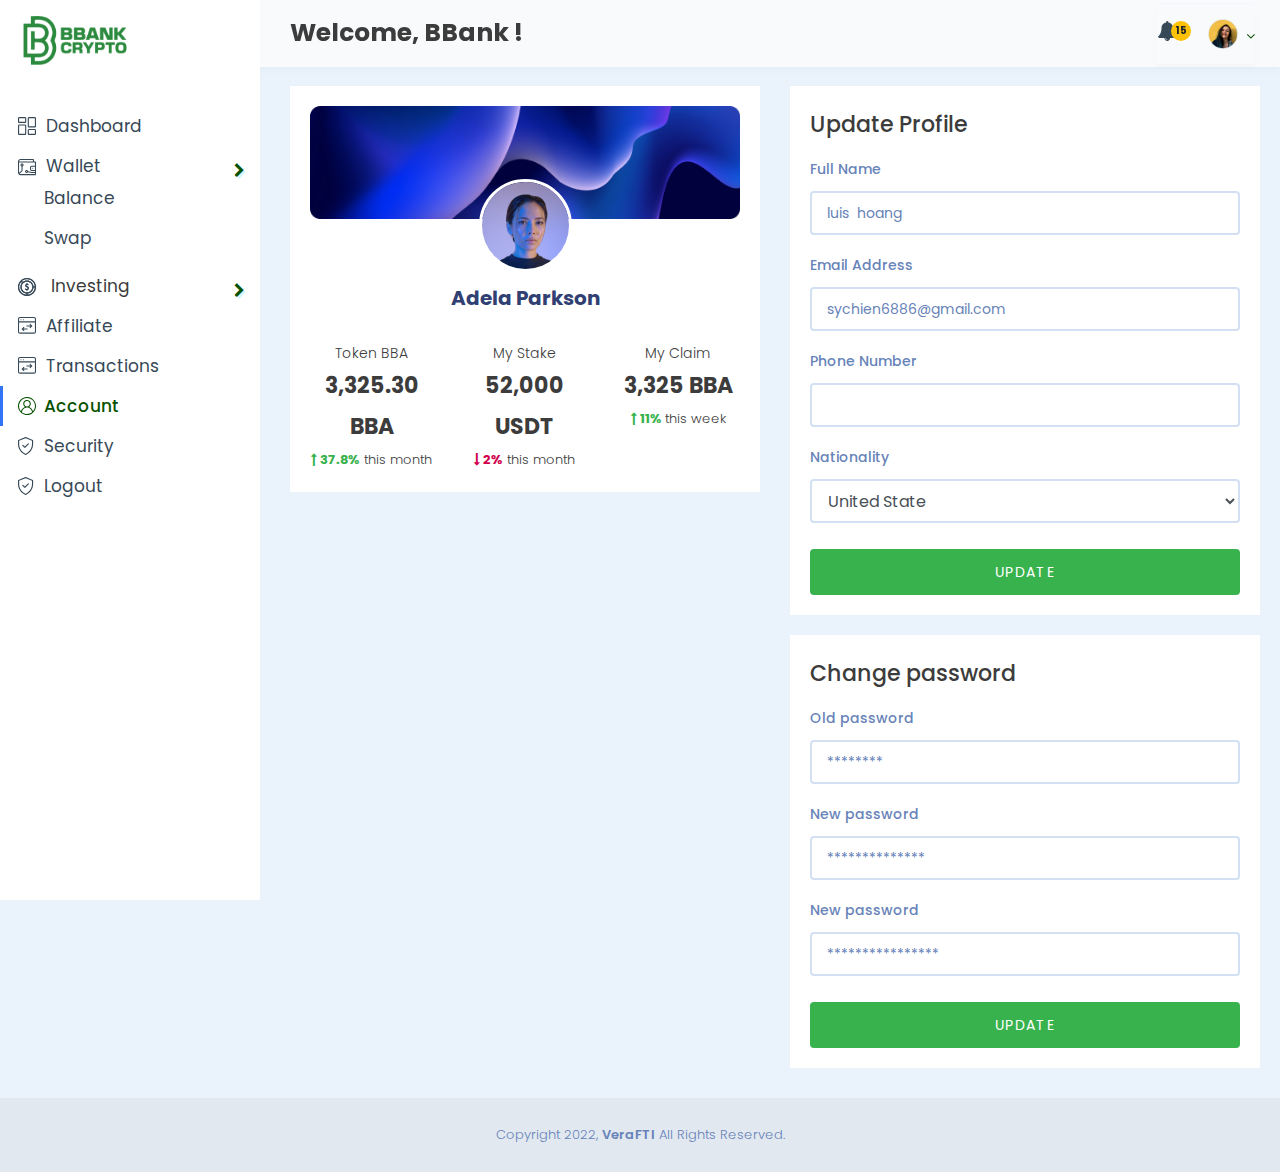
<file: updateprofile.html>
<!DOCTYPE html>
<html lang="zxx" class="js">

<head>
    <meta charset="utf-8">
    <meta name="author" content="Softnio">
    <meta name="viewport" content="width=device-width, initial-scale=1, shrink-to-fit=no">

    <link rel="shortcut icon" href="./assets/img/fav.png" type="image/x-icon">

    <title>UpdateProfile</title>

    <link rel="stylesheet" href="./assets/css/bundle.css">

    <link rel="stylesheet" href="./assets/css/swiper-bundle.css" />
    <link rel="stylesheet" href="./assets/css/style.css">
    <link href="./assets/css/site-account.css" rel="stylesheet" />
    <link href="./assets/css/footable.boostrap.min.css" rel="stylesheet" />
    <script src="./assets/js/jquery.bundle.js"></script>
    <link href="./assets/css/toastr.min.css" rel="stylesheet" />
    <link href="./assets/css/font-awesome-4.7/css/font-awesome.min.css" rel="stylesheet" />
</head>

<body class="user-dashboard">
    <div class="topbar">
        <div class="topbar-md d-lg-none">
            <div class="container">
                <div class="d-flex align-items-center justify-content-between">
                    <a href="#" class="toggle-nav">
                        <div class="toggle-icon">
                            <span class="toggle-line"></span>
                            <span class="toggle-line"></span>
                            <span class="toggle-line"></span>
                            <span class="toggle-line"></span>
                        </div>
                    </a>

                    <div class="site-logo">
                        <a href="./index.html" class="site-brand">
                            <img src="./assets/img/logo-green.png" alt="logo" srcset="./assets/img/logo-green.png">
                        </a>
                    </div>

                    <div class="dropdown topbar-action-item topbar-action-user">
                        <a href="#" data-toggle="dropdown"> <img class="icon" src="./assets/img/user-thumb-sm.png"
                                alt="thumb"> <i class="fa fa-angle-down"
                                style="color: #fff; position: relative; top: 3px; margin-left: 4px;"></i></a>
                        <div class="dropdown-menu dropdown-menu-right">
                            <div class="user-dropdown">
                                <div class="user-dropdown-head">
                                    <h6 class="user-dropdown-name">luishoang</h6>
                                </div>
                                <div class="gaps-1x"></div>
                                <ul class="user-dropdown-links">
                                    <li><a href="./updateprofile.html"><i class="ti ti-id-badge"></i>My Profile</a>
                                    </li>
                                    <li><a href="./security.html"><i class="ti ti-lock"></i>Security</a></li>
                                </ul>
                                <ul class="user-dropdown-links">
                                    <li><a href="./index.html"><i class="ti ti-power-off"></i>Logout</a></li>
                                </ul>
                            </div>
                        </div>
                    </div>

                </div>
            </div>
        </div>
        <!-- pc -->
        <div class="user-content">
            <div class="d-lg-flex align-items-center justify-content-between">
                <div class="topbar-lg d-none d-lg-block">
                    <div class="title-header">Welcome, BBank !</div>
                </div>
                <div class="topbar-action d-none d-lg-block">
                    <ul class="topbar-action-list">
                        <li class="nav-item dropdown show">
                            <a class="nav-link" data-toggle="dropdown" href="#" aria-expanded="true">
                                <i class="fa fa-bell" aria-hidden="true"></i>
                                <span class="badge badge-warning navbar-badge">15</span>
                            </a>
                            <div class="dropdown-menu dropdown-menu-lg dropdown-menu-right "
                                style="left: inherit; right: 0px;">
                                <span class="dropdown-item dropdown-header">15 Notifications</span>
                                <div class="dropdown-divider"></div>
                                <a href="#" class="dropdown-item">
                                    <i class="fa fa-bell" aria-hidden="true"></i> 4 new messages
                                    <span class="float-right text-muted text-sm">3 mins</span>
                                </a>
                                <div class="dropdown-divider"></div>
                                <a href="#" class="dropdown-item">
                                    <i class="fa fa-bell" aria-hidden="true"></i> 8 friend requests
                                    <span class="float-right text-muted text-sm">12 hours</span>
                                </a>
                                <div class="dropdown-divider"></div>
                                <a href="#" class="dropdown-item">
                                    <i class="fa fa-bell" aria-hidden="true"></i> 3 new reports
                                    <span class="float-right text-muted text-sm">2 days</span>
                                </a>
                                <div class="dropdown-divider"></div>
                                <a href="#" class="dropdown-item dropdown-footer">See All Notifications</a>
                            </div>
                        </li>
                        <li class="dropdown topbar-action-item topbar-action-user">
                            <a href="#" data-toggle="dropdown"> <img class="icon" src="./assets/img/user-thumb-sm.png"
                                    alt="thumb"> <i class="fa fa-angle-down"
                                    style="color: #075200; position: relative; top: 3px; margin-left: 4px;"></i></a>
                            <div class="dropdown-menu dropdown-menu-right">
                                <div class="user-dropdown">
                                    <div class="user-dropdown-head">
                                        <h6 class="user-dropdown-name">luishoang</h6>
                                    </div>
                                    <div class="gaps-1x"></div>
                                    <ul class="user-dropdown-links">
                                        <li><a href="./updateprofile.html"><i class="ti ti-id-badge"></i>My Profile</a>
                                        </li>
                                        <li><a href="./security.html"><i class="ti ti-lock"></i>Security</a></li>
                                    </ul>
                                    <ul class="user-dropdown-links">
                                        <li><a href="./index.html"><i class="ti ti-power-off"></i>Logout</a></li>
                                    </ul>
                                </div>
                            </div>
                        </li>
                    </ul>
                </div>
            </div>
        </div>
    </div>
    <div class="user-wraper">
        <div class="">
            <div class="d-flex">
                <div class="user-sidebar">
                    <div class="site-logo">
                        <a href="./index.html" class="site-brand">
                            <img src="./assets/img/logo-green.png" alt="logo" srcset="./assets/img/logo-green.png">
                        </a>
                    </div>
                    <ul class="user-icon-nav">
                        <li>
                            <a href="./index.html">
                                <svg width="18" height="18" viewBox="0 0 18 18" fill="none"
                                    xmlns="http://www.w3.org/2000/svg">
                                    <g clip-path="url(#clip0)">
                                        <path
                                            d="M6.93633 6.00117H1.31133C0.587109 6.00117 0 5.41055 0 4.68633V1.31133C0 0.587109 0.587109 0 1.31133 0H6.93633C7.66055 0 8.24766 0.587109 8.24766 1.31133V4.68633C8.25117 5.41055 7.66055 6.00117 6.93633 6.00117ZM1.31133 1.125C1.20937 1.125 1.125 1.20938 1.125 1.31133V4.68633C1.125 4.78828 1.20937 4.87266 1.31133 4.87266H6.93633C7.03828 4.87266 7.12266 4.78828 7.12266 4.68633V1.31133C7.12266 1.20938 7.03828 1.125 6.93633 1.125H1.31133Z"
                                            fill="#374957" />
                                        <path
                                            d="M6.93633 18H1.31133C0.587109 18 0 17.4129 0 16.6886V8.81365C0 8.08943 0.587109 7.50232 1.31133 7.50232H6.93633C7.66055 7.50232 8.24766 8.08943 8.24766 8.81365V16.6886C8.25117 17.4129 7.66055 18 6.93633 18ZM1.31133 8.6238C1.20937 8.6238 1.125 8.70818 1.125 8.81013V16.6851C1.125 16.7871 1.20937 16.8715 1.31133 16.8715H6.93633C7.03828 16.8715 7.12266 16.7871 7.12266 16.6851V8.81013C7.12266 8.70818 7.03828 8.6238 6.93633 8.6238H1.31133Z"
                                            fill="#374957" />
                                        <path
                                            d="M16.6886 18H11.0636C10.3394 18 9.75232 17.4129 9.75232 16.6887V13.3136C9.75232 12.5894 10.3394 12.0023 11.0636 12.0023H16.6886C17.4129 12.0023 18 12.5894 18 13.3136V16.6887C18 17.4129 17.4129 18 16.6886 18ZM11.0636 13.1238C10.9617 13.1238 10.8773 13.2082 10.8773 13.3101V16.6851C10.8773 16.7871 10.9617 16.8715 11.0636 16.8715H16.6886C16.7906 16.8715 16.875 16.7871 16.875 16.6851V13.3101C16.875 13.2082 16.7906 13.1238 16.6886 13.1238H11.0636Z"
                                            fill="#374957" />
                                        <path
                                            d="M16.6886 10.5012H11.0636C10.3394 10.5012 9.75232 9.9141 9.75232 9.18988V1.31488C9.75232 0.590665 10.3394 0.00355575 11.0636 0.00355575H16.6886C17.4129 4.01207e-05 18 0.58715 18 1.31137V9.18637C18 9.91059 17.4129 10.5012 16.6886 10.5012ZM11.0636 1.12504C10.9617 1.12504 10.8773 1.20942 10.8773 1.31137V9.18637C10.8773 9.28832 10.9617 9.3727 11.0636 9.3727H16.6886C16.7906 9.3727 16.875 9.28832 16.875 9.18637V1.31137C16.875 1.20942 16.7906 1.12504 16.6886 1.12504H11.0636Z"
                                            fill="#374957" />
                                    </g>
                                    <defs>
                                        <clipPath id="clip0">
                                            <rect width="18" height="18" fill="white" />
                                        </clipPath>
                                    </defs>
                                </svg>
                                &nbsp; Dashboard
                            </a>
                        </li>
                        <li class="drp-link">
                            <a href="javascript:void(0)" title="Network" class="drp-link-act">
                                <svg width="18" height="17" viewBox="0 0 18 17" fill="none"
                                    xmlns="http://www.w3.org/2000/svg">
                                    <g clip-path="url(#clip0)">
                                        <path
                                            d="M2.67188 16.1333H17.4727C17.7645 16.1333 18 15.8986 18 15.6077V11.4027V7.19762V2.95754C18 2.6667 17.7645 2.43191 17.4727 2.43191H15.9082V0.52563C15.9082 0.234781 15.6727 0 15.3809 0H2.6543C1.1918 0 0 1.18792 0 2.64567V13.4701C0 14.9384 1.19883 16.1333 2.67188 16.1333ZM16.9453 10.877H13.6441C13.3313 10.877 13.0781 10.6247 13.0781 10.3129V8.28393C13.0781 7.97205 13.3313 7.71975 13.6441 7.71975H16.9453V10.877ZM16.9453 5.62074V6.672H13.6441C12.7512 6.672 12.0234 7.39736 12.0234 8.28743V10.3164C12.0234 11.2064 12.7512 11.9318 13.6441 11.9318H16.9453V12.9831H13.5527L10.1777 12.2226C10.0617 11.4657 9.4043 10.8805 8.61328 10.8805C7.74141 10.8805 7.03125 11.5884 7.03125 12.4574C7.03125 13.3265 7.74141 14.0343 8.61328 14.0343C9.19336 14.0343 9.70312 13.7189 9.97734 13.2529L13.377 14.0203C13.4156 14.0273 13.4543 14.0343 13.493 14.0343H16.9453V15.0856H2.67188C2.2957 15.0856 1.95117 14.9559 1.67695 14.7422L4.41563 12.0124C4.51406 11.9143 4.57031 11.7811 4.57031 11.641V7.60061C5.18555 7.38335 5.625 6.79815 5.625 6.11483C5.625 5.24579 4.91484 4.53794 4.04297 4.53794C3.17109 4.53794 2.46094 5.24579 2.46094 6.11483C2.46094 6.80165 2.90039 7.38335 3.51562 7.60061V11.4237L1.09688 13.8346C1.06875 13.7189 1.05469 13.5963 1.05469 13.4736V3.48668H15.3809H16.9453V4.57298V5.62074ZM8.61328 12.9796C8.32148 12.9796 8.08594 12.7448 8.08594 12.4539C8.08594 12.1631 8.32148 11.9283 8.61328 11.9283C8.90508 11.9283 9.14062 12.1631 9.14062 12.4539C9.14062 12.7448 8.90508 12.9796 8.61328 12.9796ZM4.04297 6.63695C3.75117 6.63695 3.51562 6.40217 3.51562 6.11132C3.51562 5.82047 3.75117 5.58569 4.04297 5.58569C4.33477 5.58569 4.57031 5.82047 4.57031 6.11132C4.57031 6.40217 4.33477 6.63695 4.04297 6.63695ZM2.6543 1.05126H14.8535V2.43191H1.06875C1.17422 1.65398 1.8457 1.05126 2.6543 1.05126Z"
                                            fill="#374957" />
                                        <path
                                            d="M14.6602 9.82579C14.9514 9.82579 15.1875 9.59046 15.1875 9.30017C15.1875 9.00987 14.9514 8.77454 14.6602 8.77454C14.3689 8.77454 14.1328 9.00987 14.1328 9.30017C14.1328 9.59046 14.3689 9.82579 14.6602 9.82579Z"
                                            fill="#374957" />
                                    </g>
                                    <defs>
                                        <clipPath id="clip0">
                                            <rect width="18" height="16.1333" fill="white" />
                                        </clipPath>
                                    </defs>
                                </svg>
                                &nbsp;Wallet
                                <i class="fa fa-chevron-right pull-right" style="margin-top: 5px;"></i>
                            </a>
                            <ul>
                                <li style="padding-left: 23px;">
                                    <a href="./balance.html" class="drp-item">
                                        <span>Balance</span>
                                    </a>
                                </li>
                                <li style="padding-left: 23px;">
                                    <a href="./swap.html" class="drp-item">
                                        <span>Swap</span>
                                    </a>
                                </li>
                            </ul>
                        </li>
                        <li class="drp-link">
                            <a class="drp-link-act">
                                <svg width="18" height="18" viewBox="0 0 18 18" fill="none"
                                    xmlns="http://www.w3.org/2000/svg">
                                    <path
                                        d="M9 18C6.59651 18 4.33605 17.0651 2.63721 15.3628C0.934884 13.664 0 11.4035 0 9C0 6.59651 0.934884 4.33605 2.63721 2.63721C4.33605 0.934884 6.59651 0 9 0C11.4035 0 13.664 0.934884 15.3628 2.63721C17.0651 4.33605 18 6.59651 18 9C18 11.4035 17.0651 13.664 15.3628 15.3628C13.664 17.0651 11.4035 18 9 18ZM9.58256 16.793C11.4453 16.657 13.2 15.8547 14.5256 14.5256C15.8512 13.2 16.6535 11.4523 16.793 9.59302H15.5302C15.3942 11.1174 14.7209 12.5512 13.6326 13.636C12.5442 14.7244 11.107 15.3942 9.58605 15.5302V16.793H9.58256ZM3.06628 3.91395C1.85233 5.32674 1.18605 7.13023 1.18605 9C1.18605 11.086 1.99884 13.05 3.47442 14.5256C4.79651 15.8477 6.5407 16.65 8.39651 16.7895V15.5267C6.78837 15.3802 5.29535 14.6442 4.18954 13.4512C3.06279 12.2337 2.44186 10.6535 2.44186 9C2.44186 7.47209 2.97907 5.98605 3.9593 4.81047L3.06628 3.91395ZM9 3.62791C6.03837 3.62791 3.62791 6.03837 3.62791 9C3.62791 11.9616 6.03837 14.3721 9 14.3721C11.9616 14.3721 14.3721 11.9616 14.3721 9C14.3721 6.03837 11.9616 3.62791 9 3.62791ZM16.793 8.40698C16.6535 6.54767 15.8512 4.8 14.5256 3.47442C13.05 1.99884 11.086 1.18605 9 1.18605C7.12326 1.18605 5.31977 1.85581 3.90349 3.07674L4.79651 3.96977C5.97558 2.98605 7.46512 2.44186 9 2.44186C10.657 2.44186 12.2372 3.06279 13.4547 4.19302C14.6512 5.30233 15.3837 6.79535 15.5302 8.40698H16.793Z"
                                        fill="#374957"></path>
                                    <path
                                        d="M15.3139 2.68598C13.6291 0.997609 11.386 0.0697021 9 0.0697021C6.61395 0.0697021 4.37093 0.997609 2.68604 2.68598C0.99767 4.37086 0.0697632 6.61389 0.0697632 8.99993C0.0697632 11.386 0.99767 13.629 2.68604 15.3139C4.37441 17.0023 6.61395 17.9302 9 17.9302C11.386 17.9302 13.6291 17.0023 15.3139 15.3139C17.0023 13.6255 17.9302 11.386 17.9302 8.99993C17.9302 6.61389 17.0023 4.37086 15.3139 2.68598ZM14.5744 3.42552C15.9384 4.78947 16.7407 6.56854 16.8663 8.47668H15.4674C15.1988 5.14528 12.4012 2.51156 9 2.51156C7.39534 2.51156 5.92674 3.09761 4.79302 4.06389L3.80232 3.07319C5.23953 1.80691 7.06744 1.11621 9 1.11621C11.107 1.11621 13.0849 1.93598 14.5744 3.42552ZM9 14.4418C6 14.4418 3.55814 11.9999 3.55814 8.99993C3.55814 5.99993 6 3.55807 9 3.55807C12 3.55807 14.4419 5.99993 14.4419 8.99993C14.4419 11.9999 12 14.4418 9 14.4418ZM1.11627 8.99993C1.11627 7.07086 1.80348 5.24993 3.06279 3.81272L4.05697 4.80691C3.09418 5.93714 2.51162 7.40226 2.51162 8.99993C2.51162 12.3976 5.13837 15.1918 8.46627 15.4639V16.8662C6.56162 16.7406 4.78953 15.9383 3.42558 14.5744C1.93604 13.0848 1.11627 11.1069 1.11627 8.99993ZM14.5744 14.5744C13.207 15.9418 11.4244 16.7441 9.51279 16.8662V15.4674C12.6767 15.2197 15.2128 12.6871 15.4639 9.52319H16.8628C16.7407 11.4313 15.9384 13.2104 14.5744 14.5744Z"
                                        fill="#374957"></path>
                                    <path
                                        d="M8.96861 12.8337C8.6407 12.8337 8.37558 12.5686 8.37558 12.2407V12.0628C8.00233 12.0139 7.69535 11.8919 7.30116 11.6337C7.02907 11.4558 6.94883 11.086 7.13023 10.8139C7.24186 10.6465 7.42674 10.5453 7.62558 10.5453C7.7407 10.5453 7.85233 10.5802 7.95 10.643C8.31628 10.8802 8.46279 10.9081 8.89186 10.9081C8.91628 10.9081 8.9407 10.9081 8.96512 10.9081C9.43954 10.9046 9.71512 10.5523 9.77093 10.2209C9.80233 10.0256 9.79186 9.66976 9.32791 9.5058C8.52558 9.22325 8.05814 8.9965 7.71977 8.73139C7.29418 8.39999 7.10232 7.82441 7.21395 7.23487C7.33256 6.5965 7.77907 6.0872 8.37558 5.9058V5.71046C8.37558 5.38255 8.6407 5.11743 8.96861 5.11743C9.29651 5.11743 9.56163 5.38255 9.56163 5.71046V5.86743C9.94535 5.96162 10.214 6.14301 10.3116 6.21627C10.5733 6.41162 10.6256 6.78487 10.4302 7.0465C10.3186 7.1965 10.1442 7.28371 9.95582 7.28371C9.82675 7.28371 9.70466 7.24185 9.6 7.16511C9.51279 7.09883 9.32093 6.9872 9.04535 6.9872C8.9407 6.9872 8.82907 7.00464 8.71744 7.03604C8.4593 7.11278 8.38954 7.37092 8.37558 7.44766C8.34768 7.59418 8.37907 7.7372 8.44884 7.79301C8.73489 8.01627 9.25117 8.21511 9.71861 8.38255C10.5977 8.69301 11.0861 9.50929 10.9361 10.4093C10.8628 10.8523 10.6395 11.2605 10.3081 11.5639C10.0884 11.7663 9.83721 11.9093 9.55465 11.9965V12.2337C9.56163 12.5686 9.29651 12.8337 8.96861 12.8337Z"
                                        fill="#374957"></path>
                                    <path
                                        d="M9.70116 8.45584C9.22674 8.2884 8.70349 8.08607 8.41046 7.85584C8.31977 7.78259 8.2779 7.61863 8.31279 7.44421C8.33023 7.357 8.40697 7.06747 8.70349 6.97677C9.19186 6.83026 9.52674 7.02561 9.64884 7.11631C9.87907 7.29073 10.207 7.24189 10.3814 7.01166C10.5558 6.78142 10.507 6.45352 10.2767 6.2791C10.1686 6.19538 9.89302 6.01747 9.49883 5.93026V5.71747C9.49883 5.42793 9.26511 5.19421 8.97558 5.19421C8.68604 5.19421 8.45232 5.42793 8.45232 5.71747V5.96514C8.43837 5.96863 8.42093 5.97212 8.40697 5.9791C7.83488 6.15003 7.40581 6.64189 7.29069 7.25584C7.18256 7.82096 7.36744 8.36863 7.77209 8.68608C8.10349 8.9477 8.56395 9.16747 9.3593 9.45003C9.88953 9.6384 9.87558 10.064 9.84767 10.2419C9.78837 10.5977 9.48837 10.9814 8.97209 10.9849C8.46628 10.9884 8.3093 10.964 7.9186 10.7093C7.6779 10.5524 7.35349 10.6186 7.19302 10.8593C7.03256 11.1 7.10232 11.4244 7.34302 11.5849C7.76163 11.8605 8.07209 11.9686 8.44883 12.0105V12.2512C8.44883 12.5407 8.68256 12.7744 8.97209 12.7744C9.26163 12.7744 9.49535 12.5407 9.49535 12.2512V11.9617C9.78488 11.8814 10.0465 11.7384 10.2698 11.5326C10.5872 11.2396 10.8035 10.8454 10.8733 10.4163C11.0163 9.54073 10.5453 8.75584 9.70116 8.45584Z"
                                        fill="#374957"></path>
                                </svg>
                                &nbsp; Investing
                                <i class="fa fa-chevron-right pull-right" style="margin-top: 5px;"></i>
                            </a>
                            <ul hidden="">
                                <li style="padding-left: 23px;">
                                    <a href="./Invest.html" class="drp-item">
                                        <span>Staking</span>
                                    </a>
                                </li>
                                <li style="padding-left: 23px;">
                                    <a href="./stake-history.html" class="drp-item">
                                        <span>Stake history</span>
                                    </a>
                                </li>
                            </ul>
                        </li>
                        <li>
                            <a href="./aff.html">
                                <svg width="18" height="17" viewBox="0 0 18 17" fill="none"
                                    xmlns="http://www.w3.org/2000/svg">
                                    <g clip-path="url(#clip0)">
                                        <path
                                            d="M1.97211 16.6909C0.885657 16.6909 0 15.7986 0 14.7039V1.98701C0 0.892349 0.885657 0 1.97211 0H16.0279C17.1143 0 18 0.892349 18 1.98701V14.7039C18 15.7986 17.1143 16.6909 16.0279 16.6909H1.97211ZM1.0757 14.7039C1.0757 15.2025 1.47729 15.6071 1.97211 15.6071H16.0279C16.5227 15.6071 16.9243 15.2025 16.9243 14.7039V5.41913H1.0757V14.7039ZM1.97211 1.08383C1.47729 1.08383 1.0757 1.48845 1.0757 1.98701V4.3353H16.9243V1.98701C16.9243 1.48845 16.5227 1.08383 16.0279 1.08383H1.97211ZM3.48884 11.9582L5.75139 9.67856L6.51155 10.4445L5.54701 11.4163H9.50199V12.5001H5.54701L6.51155 13.4719L5.75139 14.2379L3.48884 11.9582ZM11.4884 10.5817L12.453 9.60992H8.4263V8.52609H12.453L11.4884 7.55426L12.2486 6.78836L14.5112 9.068L12.2486 11.3477L11.4884 10.5817ZM5.55777 3.25148C5.26016 3.25148 5.01992 3.00942 5.01992 2.70956C5.01992 2.4097 5.26016 2.16765 5.55777 2.16765C5.85538 2.16765 6.09562 2.4097 6.09562 2.70956C6.09562 3.00942 5.85538 3.25148 5.55777 3.25148ZM3.04781 3.25148C2.7502 3.25148 2.50996 3.00942 2.50996 2.70956C2.50996 2.4097 2.7502 2.16765 3.04781 2.16765C3.34542 2.16765 3.58566 2.4097 3.58566 2.70956C3.58566 3.00942 3.34542 3.25148 3.04781 3.25148Z"
                                            fill="#374957" />
                                    </g>
                                    <defs>
                                        <clipPath id="clip0">
                                            <rect width="18" height="16.6909" fill="white" />
                                        </clipPath>
                                    </defs>
                                </svg>
                                &nbsp; Affiliate
                            </a>
                        </li>
                        <li>
                            <a href="./transaction.html">
                                <svg width="18" height="17" viewBox="0 0 18 17" fill="none"
                                    xmlns="http://www.w3.org/2000/svg">
                                    <g clip-path="url(#clip0)">
                                        <path
                                            d="M1.97211 16.6909C0.885657 16.6909 0 15.7986 0 14.7039V1.98701C0 0.892349 0.885657 0 1.97211 0H16.0279C17.1143 0 18 0.892349 18 1.98701V14.7039C18 15.7986 17.1143 16.6909 16.0279 16.6909H1.97211ZM1.0757 14.7039C1.0757 15.2025 1.47729 15.6071 1.97211 15.6071H16.0279C16.5227 15.6071 16.9243 15.2025 16.9243 14.7039V5.41913H1.0757V14.7039ZM1.97211 1.08383C1.47729 1.08383 1.0757 1.48845 1.0757 1.98701V4.3353H16.9243V1.98701C16.9243 1.48845 16.5227 1.08383 16.0279 1.08383H1.97211ZM3.48884 11.9582L5.75139 9.67856L6.51155 10.4445L5.54701 11.4163H9.50199V12.5001H5.54701L6.51155 13.4719L5.75139 14.2379L3.48884 11.9582ZM11.4884 10.5817L12.453 9.60992H8.4263V8.52609H12.453L11.4884 7.55426L12.2486 6.78836L14.5112 9.068L12.2486 11.3477L11.4884 10.5817ZM5.55777 3.25148C5.26016 3.25148 5.01992 3.00942 5.01992 2.70956C5.01992 2.4097 5.26016 2.16765 5.55777 2.16765C5.85538 2.16765 6.09562 2.4097 6.09562 2.70956C6.09562 3.00942 5.85538 3.25148 5.55777 3.25148ZM3.04781 3.25148C2.7502 3.25148 2.50996 3.00942 2.50996 2.70956C2.50996 2.4097 2.7502 2.16765 3.04781 2.16765C3.34542 2.16765 3.58566 2.4097 3.58566 2.70956C3.58566 3.00942 3.34542 3.25148 3.04781 3.25148Z"
                                            fill="#374957" />
                                    </g>
                                    <defs>
                                        <clipPath id="clip0">
                                            <rect width="18" height="16.6909" fill="white" />
                                        </clipPath>
                                    </defs>
                                </svg>
                                &nbsp; Transactions
                            </a>
                        </li>
                        <li><a href="./updateprofile.html">
                                <svg width="18" height="18" viewBox="0 0 18 18" fill="none"
                                    xmlns="http://www.w3.org/2000/svg">
                                    <path
                                        d="M8.68359 0C8.89453 0 9.10547 0 9.31641 0C9.38672 0.0105469 9.45352 0.0210937 9.52383 0.0316406C10.0582 0.108984 10.6066 0.140625 11.127 0.270703C13.5527 0.868359 15.409 2.26055 16.7133 4.38047C17.4023 5.50195 17.8066 6.72891 17.9332 8.04023C17.9543 8.25469 17.9789 8.46914 18 8.68359C18 8.89453 18 9.10547 18 9.31641C17.9895 9.39023 17.9789 9.46406 17.9684 9.53789C17.891 10.0687 17.8594 10.6066 17.7328 11.1234C17.1492 13.4895 15.8062 15.3211 13.7566 16.6289C12.6 17.3672 11.3309 17.7961 9.95977 17.9332C9.74531 17.9543 9.53086 17.9789 9.31641 18C9.10547 18 8.89453 18 8.68359 18C8.61328 17.9895 8.54648 17.9789 8.47617 17.9684C7.9418 17.891 7.39336 17.8594 6.87305 17.7293C4.45078 17.1316 2.59102 15.7395 1.28672 13.6195C0.597656 12.498 0.193359 11.2711 0.0667969 9.95977C0.0457031 9.74531 0.0210938 9.53086 0 9.31641C0 9.10547 0 8.89453 0 8.68359C0.0105469 8.60977 0.028125 8.53594 0.0316406 8.46211C0.0632812 7.73789 0.193359 7.02773 0.411328 6.33867C1.10039 4.1625 2.4293 2.48555 4.36641 1.29727C5.49492 0.604688 6.72188 0.196875 8.04375 0.0667969C8.25469 0.0457031 8.46914 0.0210938 8.68359 0ZM14.9977 14.1926C17.6063 11.2816 17.8137 6.26836 14.3121 3.08672C10.8949 -0.0140623 5.50898 0.485156 2.7 4.15898C-0.00351557 7.68867 0.991406 12.0832 3.00937 14.175C3.58594 12.1113 4.88672 10.6875 6.89062 9.87891C5.97656 9.21797 5.41758 8.36367 5.26641 7.27031C5.11523 6.16992 5.38945 5.17852 6.09961 4.32773C7.43555 2.72812 9.75938 2.51367 11.3625 3.80039C12.1641 4.44375 12.6492 5.2875 12.7477 6.31055C12.8918 7.79414 12.3258 8.98594 11.1199 9.87891C13.1273 10.691 14.4105 12.1219 14.9977 14.1926ZM9.225 16.9523C9.47109 16.9277 9.94922 16.9102 10.4098 16.8223C11.7035 16.5832 12.8742 16.0559 13.9148 15.2438C14.0449 15.1418 14.1012 15.0609 14.0695 14.8711C13.8516 13.5879 13.2504 12.5227 12.2449 11.7141C10.9617 10.6805 9.49219 10.3324 7.875 10.6875C5.81836 11.1375 4.21875 12.8426 3.90937 14.9941C3.90234 15.0434 3.93398 15.1207 3.97617 15.1523C5.44219 16.3336 7.11562 16.9348 9.225 16.9523ZM9.00703 4.00781C7.55508 3.97617 6.25781 5.18555 6.25781 6.75C6.25781 8.24766 7.51289 9.4957 9.01055 9.48867C10.5047 9.48164 11.7422 8.24063 11.7422 6.75C11.7387 5.17148 10.4379 3.9832 9.00703 4.00781Z"
                                        fill="#374957" />
                                </svg>
                                &nbsp; Account
                            </a>
                        </li>
                        <li>
                            <a href="./security.html">
                                <svg width="16" height="18" viewBox="0 0 16 18" fill="none"
                                    xmlns="http://www.w3.org/2000/svg">
                                    <g clip-path="url(#clip0)">
                                        <path
                                            d="M7.57143 18C7.49643 18 7.425 17.9857 7.35714 17.9571C5.17143 17.0679 3.32143 15.5607 2.00714 13.6071C0.696429 11.65 0 9.36786 0 7.01071V3.47857C0 3.24643 0.139286 3.03929 0.353571 2.95L7.35357 0.0428571C7.425 0.0142857 7.49643 0 7.57143 0C7.64643 0 7.72143 0.0142857 7.78929 0.0428571L14.7893 2.95C15.0036 3.03929 15.1429 3.24643 15.1429 3.47857V7.01071C15.1429 9.36786 14.4464 11.65 13.1357 13.6071C11.8214 15.5607 9.97143 17.0679 7.78571 17.9571C7.71786 17.9857 7.64643 18 7.57143 18ZM1.14286 3.86071V7.01071C1.14286 11.2429 3.64286 15.0786 7.51429 16.7821L7.57143 16.8071L7.62857 16.7821C11.5 15.0786 14 11.2429 14 7.01071V3.86071L7.57143 1.18929L1.14286 3.86071ZM6.78214 11C6.62857 11 6.48571 10.9393 6.37857 10.8321L4.38214 8.83571C4.275 8.72857 4.21429 8.58572 4.21429 8.43214C4.21429 8.27857 4.275 8.13571 4.38214 8.02857C4.48929 7.92143 4.63214 7.86071 4.78571 7.86071C4.93929 7.86071 5.08214 7.92143 5.18929 8.02857L6.78214 9.62143L9.95357 6.45C10.0607 6.34286 10.2036 6.28214 10.3571 6.28214C10.5107 6.28214 10.6536 6.34286 10.7607 6.45C10.8679 6.55714 10.9286 6.7 10.9286 6.85357C10.9286 7.00714 10.8679 7.15 10.7607 7.25714L7.18571 10.8321C7.07857 10.9393 6.93571 11 6.78214 11Z"
                                            fill="#374957" />
                                    </g>
                                    <defs>
                                        <clipPath id="clip0">
                                            <rect width="15.1429" height="18" fill="white" />
                                        </clipPath>
                                    </defs>
                                </svg>
                                &nbsp; Security
                            </a>
                        </li>
                        <li>
                            <a href="./security.html">
                                <svg width="16" height="18" viewBox="0 0 16 18" fill="none"
                                    xmlns="http://www.w3.org/2000/svg">
                                    <g clip-path="url(#clip0)">
                                        <path
                                            d="M7.57143 18C7.49643 18 7.425 17.9857 7.35714 17.9571C5.17143 17.0679 3.32143 15.5607 2.00714 13.6071C0.696429 11.65 0 9.36786 0 7.01071V3.47857C0 3.24643 0.139286 3.03929 0.353571 2.95L7.35357 0.0428571C7.425 0.0142857 7.49643 0 7.57143 0C7.64643 0 7.72143 0.0142857 7.78929 0.0428571L14.7893 2.95C15.0036 3.03929 15.1429 3.24643 15.1429 3.47857V7.01071C15.1429 9.36786 14.4464 11.65 13.1357 13.6071C11.8214 15.5607 9.97143 17.0679 7.78571 17.9571C7.71786 17.9857 7.64643 18 7.57143 18ZM1.14286 3.86071V7.01071C1.14286 11.2429 3.64286 15.0786 7.51429 16.7821L7.57143 16.8071L7.62857 16.7821C11.5 15.0786 14 11.2429 14 7.01071V3.86071L7.57143 1.18929L1.14286 3.86071ZM6.78214 11C6.62857 11 6.48571 10.9393 6.37857 10.8321L4.38214 8.83571C4.275 8.72857 4.21429 8.58572 4.21429 8.43214C4.21429 8.27857 4.275 8.13571 4.38214 8.02857C4.48929 7.92143 4.63214 7.86071 4.78571 7.86071C4.93929 7.86071 5.08214 7.92143 5.18929 8.02857L6.78214 9.62143L9.95357 6.45C10.0607 6.34286 10.2036 6.28214 10.3571 6.28214C10.5107 6.28214 10.6536 6.34286 10.7607 6.45C10.8679 6.55714 10.9286 6.7 10.9286 6.85357C10.9286 7.00714 10.8679 7.15 10.7607 7.25714L7.18571 10.8321C7.07857 10.9393 6.93571 11 6.78214 11Z"
                                            fill="#374957" />
                                    </g>
                                    <defs>
                                        <clipPath id="clip0">
                                            <rect width="15.1429" height="18" fill="white" />
                                        </clipPath>
                                    </defs>
                                </svg>
                                &nbsp; Logout
                            </a>
                        </li>
                    </ul>
                </div>

                <div class="page-content user-content dashboard-bg">
                    <div class="user-panel">
                        <div class="row">
                            <div class="col-lg-6">
                                <div class="box-profile" style="background: #fff;padding:20px;">
                                    <img src="./assets/img/bg-avt.png" class="img-fluid w-100" alt="">
                                    <div class="box-avarta">
                                        <img src="./assets/img/avt-thum.png" alt="">
                                        <p>Adela Parkson</p>
                                    </div>
                                    <div class="row mt-4">
                                        <div class="col-lg-4 col-xs-4 col-12">
                                            <div class="title">Token BBA</div>
                                            <div class="quatity">3,325.30 BBA</div>
                                            <div class="up"><span><i class="fa fa-long-arrow-up" aria-hidden="true"></i>
                                                 37.8%</span> this month</div>
                                        </div>
                                        <div class="col-lg-4 col-xs-4 col-12">
                                            <div class="title">My Stake</div>
                                            <div class="quatity">52,000 USDT</div>
                                            <div class="up down"><span><i class="fa fa-long-arrow-down" aria-hidden="true"></i>
                                                2%</span> this month</div>
                                        </div>
                                        <div class="col-lg-4 col-xs-4 col-12">
                                            <div class="title">My Claim</div>
                                            <div class="quatity">3,325 BBA</div>
                                            <div class="up"><span><i class="fa fa-long-arrow-up" aria-hidden="true"></i>
                                                11% </span> this week</div>
                                        </div>
                                    </div>
                                </div>
                            </div>
                            <div class="col-lg-6">
                                <form id="editUserProfile" method="post"  style="background: #fff;padding:20px;">
                                    <h2>Update Profile</h2>
                                    <div class="input-item input-with-label">
                                        <label for="full-name" class="input-item-label">Full Name</label>
                                        <input class="input-bordered" type="text" id="full-name" name="FullName"
                                            value="luis  hoang">
                                    </div>
                                    <div class="input-item input-with-label">
                                        <label for="email-address" class="input-item-label">Email Address</label>
                                        <input class="input-bordered" type="text" id="email-address" name="Email"
                                            value="sychien6886@gmail.com">
                                    </div>
                                    <div class="input-item input-with-label">
                                        <label for="mobile-number" class="input-item-label">Phone Number</label>
                                        <input class="input-bordered" type="text" id="mobile-number" name="PhoneNumber"
                                            value="">
                                    </div>
                                    <div class="input-item input-with-label">
                                        <label for="nationality" class="input-item-label">Nationality</label>
                                        <select class="country-select form-input form-control" name="Country"
                                            id="Nationality" style="border-radius: 4px; border: 2px solid #d3e0f3;">
                                            <option value=United State>United State</option>
                                            <option value=France>France</option>
                                            <option value=United KingDom>United KingDom</option>
                                            <option value=Germany>Germany</option>
                                            <option value=Colombia>Colombia</option>
                                            <option value=Australia>Australia</option>
                                            <option value=Japan>Japan</option>
                                            <option value=Vietnam>Vietnam</option>
                                            <option value=China>China</option>
                                            <option value=Czech Republic>Czech Republic</option>
                                        </select>
                                        <input type="hidden" value="00000000-0000-0000-0000-000000000000"
                                            name="idLocation" />
                                    </div>
                                    <div class="gaps-1x"></div>
                                    <div class="d-sm-flex justify-content-between align-items-center">
                                        <button class="btn w-100" style="background-color:#37B24D" type="submit">Update</button>
                                        <div class="gaps-2x d-sm-none"></div>
                                    </div>
                                    <input name="__RequestVerificationToken" type="hidden"
                                        value="CfDJ8AhXFgfbCH5FnDjNWx41iea83HqXd0M5kmHhfznT4m9xQXxrOw0TgVJTcxcL6imNIRzDiInTQyaMsx7hFU93cV0nVi2PREgqHfCkvefp0ek1RJGrRtFqoyHfdJIOdGNPP3oxEd3q2pzUDS-i7r9Kcze6dZKq_mIBD6v7hfDOFqx8K3xC2sCjAHAB7nmYvnAySg" />
                                </form>

                                <form id="editUserProfile" method="post"  style="background: #fff;padding:20px; margin-top: 20px;">
                                    <h2>Change password</h2>
                                    <div class="input-item input-with-label">
                                        <label for="full-name" class="input-item-label">Old password</label>
                                        <input class="input-bordered" type="text" id="full-name" name="FullName"
                                            value="********">
                                    </div>
                                    <div class="input-item input-with-label">
                                        <label for="email-address" class="input-item-label">New password</label>
                                        <input class="input-bordered" type="text" id="email-address" name="Email"
                                            value="**************">
                                    </div>
                                    <div class="input-item input-with-label">
                                        <label for="mobile-number" class="input-item-label">New password</label>
                                        <input class="input-bordered" type="text" id="mobile-number" name="PhoneNumber"
                                            value="****************">
                                    </div>
                                    <div class="gaps-1x"></div>
                                    <div class="d-sm-flex justify-content-between align-items-center">
                                        <button class="btn  w-100" style="background-color:#37B24D" type="submit">Update</button>
                                        <div class="gaps-2x d-sm-none"></div>
                                    </div>
                                    <input name="__RequestVerificationToken" type="hidden"
                                        value="CfDJ8AhXFgfbCH5FnDjNWx41iea83HqXd0M5kmHhfznT4m9xQXxrOw0TgVJTcxcL6imNIRzDiInTQyaMsx7hFU93cV0nVi2PREgqHfCkvefp0ek1RJGrRtFqoyHfdJIOdGNPP3oxEd3q2pzUDS-i7r9Kcze6dZKq_mIBD6v7hfDOFqx8K3xC2sCjAHAB7nmYvnAySg" />
                                </form>
                            </div>
                        </div>
                    </div>
                    <style>
                        section.stake .nav-tabs .nav-item.show .nav-link,
                        .nav-tabs .nav-link.active {
                            color: #304073 !important;
                            background-color: #fff;
                        }
                    </style>
                    <script>
                        $(document).on('submit', '#editUserProfile', function (e) {
                            e.preventDefault();
                            var THIS = $(this);
                            var button = THIS.find('[type="submit"]');
                            var text = button.text();
                            button.prop('disabled', true).text('Waiting...');
                            var formData = new FormData(this);
                            $.ajax({
                                data: formData,
                                url: '/account/FormUpdateInfoUser',
                                type: 'POST',
                                contentType: false,
                                processData: false,
                                cache: false,
                                success: function (data) {
                                    if (data.check == true) {
                                        toast('success', data.ms);
                                        reload();
                                    } else {
                                        toast('error', data.ms);
                                        button.prop('disabled', false).text(text);
                                    }
                                },
                                error: function (err) {
                                    toast('error', err.statusText);
                                    button.prop('disabled', false).text(text);
                                }
                            });
                        });
                    </script>
                </div>
            </div>
        </div>
    </div>
    <div class="footer-bar">
        <div class="container text-center">
            <span class="footer-copyright">Copyright 2022, <b>VeraFTI</b> All Rights Reserved.</span>
        </div>
    </div>


    <script src="./assets/js/swiper-bundle.min.js"></script>
    <script src="./assets/js/toastr.min.js"></script>
    <script src="./assets/js/script.js"></script>
    <script src="./assets/js/custom.js"></script>
    <script>
        $(document).ready(function () {
            if ($(".sw-coins").length) {
                new Swiper(".sw-coins", {
                    slidesPerView: 4,
                    spaceBetween: 15,
                    breakpoints: {
                        '1120': {
                            slidesPerView: 3,
                            spaceBetween: 15,
                        },
                        '991': {
                            slidesPerView: 3,
                            spaceBetween: 15,
                        },
                        '768': {
                            slidesPerView: 3,
                            spaceBetween: 15,
                        },
                        '320': {
                            slidesPerView: 2,
                            spaceBetween: 15,
                        },


                    },
                    navigation: {
                        nextEl: ".swiper-button-next",
                        prevEl: ".swiper-button-prev",
                    },
                });
            }
            if ($(".sw-timeSavingRunning").length) {
                new Swiper(".sw-timeSavingRunning", {
                    slidesPerView: 2,
                    spaceBetween: 15,
                    navigation: {
                        nextEl: ".swiper-button-next",
                        prevEl: ".swiper-button-prev",
                    },
                });
            }

            if ($(".sw-timeSaving").length) {
                new Swiper(".sw-timeSaving", {
                    slidesPerView: 2,
                    spaceBetween: 15,
                    breakpoints: {
                        '1120': {
                            slidesPerView: 2,
                            spaceBetween: 15,
                        },
                        '991': {
                            slidesPerView: 2,
                            spaceBetween: 15,
                        },
                        '768': {
                            slidesPerView: 2,
                            spaceBetween: 15,
                        },
                        '480': {
                            slidesPerView: 2,
                            spaceBetween: 15,
                        },
                        '320': {
                            slidesPerView: 2,
                            spaceBetween: 15,
                        },

                    },
                    navigation: {
                        nextEl: ".swiper-button-next",
                        prevEl: ".swiper-button-prev",
                    },
                });
            }
        });
    </script>
</body>

</html>
</file>
<file: assets/css/style.css>
@import url("https://fonts.googleapis.com/css2?family=Poppins:ital,wght@0,100;0,200;0,300;0,400;0,500;0,600;0,700;0,800;0,900;1,100;1,200;1,300;1,400;1,500;1,600;1,700;1,800;1,900&display=swap");

body {
  font-family: poppins, sans-serif;
  color: #3c3c3c;
  font-size: 14px;
  line-height: 1.86;
  font-weight: 300;
  -webkit-font-smoothing: antialiased;
  -moz-osx-font-smoothing: grayscale;
  position: relative;
  background: #eaf3fc;
  min-width: 320px;
}
@media (max-width:600px){
  .col-lg-1,
  .col-lg-2,
  .col-lg-3,
  .col-lg-4,
  .col-lg-5,
  .col-lg-6,
  .col-lg-7,
  .col-lg-8,
  .col-lg-9,
  .col-lg-10,
  .col-lg-11,
  .col-lg-12{
    margin-bottom: 20px;
  }
}
img {
  max-width: 100%;
}
h1,
h2,
h3,
h4,
h5,
h6,
p,
ul:not(.btn-grp),
ol,
table {
  margin-bottom: 12px;
  line-height: 1.68;
}
h1:last-child,
h2:last-child,
h3:last-child,
h4:last-child,
h5:last-child,
h6:last-child,
p:last-child,
ul:not(.btn-grp):last-child,
ol:last-child,
table:last-child {
  margin-bottom: 0;
}
h1,
.h1 {
  font-size: 1.75em;
}
h2,
.h2 {
  font-size: 1.58em;
}
h3,
.h3 {
  font-size: 1.32em;
}
h4,
.h4 {
  font-size: 1.2em;
}
h5,
.h5 {
  font-size: 1em;
}
h6,
.h6 {
  font-size: 0.9em;
}
p {
  font-size: 1em;
}
p.lead {
  font-size: 1.27em;
}
h1 span,
h2 span,
h3 span,
h4 span,
h5 span,
h6 span,
p span {
  color: #2b56f5;
}
ul,
ol {
  padding: 0;
  margin: 0;
}
ul li,
ol li {
  list-style: none;
}
.relative {
  position: relative;
}
p + h1,
p + h2,
p + h3,
p + h4,
p + h5,
p + h4,
ul + h1,
ul + h2,
ul + h3,
ul + h4,
ul + h5,
ul + h4,
ol + h1,
ol + h2,
ol + h3,
ol + h4,
ol + h5,
ol + h4,
table + h1,
table + h2,
table + h3,
table + h4,
table + h5,
table + h4 {
  margin-top: 35px;
}
ul + p,
ul + ul,
ul + ol,
ol + ol,
ol + ul,
ul + table,
ol + table {
  margin-top: 35px;
}
b,
strong {
  font-weight: 600;
}
a {
  outline: 0;
  transition: all 0.5s;
  color: #2b56f5;
}
a:link,
a:visited {
  text-decoration: none;
}
a:hover,
a:focus,
a:active {
  outline: 0;
  color: #075200;
}
.container {
  z-index: 5;
}
@media (min-width: 992px) {
  .container {
    width: 940px;
  }
} /*!03.0 - UTILITY*/
.ucap {
  text-transform: uppercase;
}
.cap {
  text-transform: capitalize;
}
.pad-0,
.nopd {
  padding: 0;
}
.npl {
  padding-left: 0;
}
.npr {
  padding-right: 0;
}
.overflow-x-auto {
  overflow-x: auto;
}
.sap {
  width: 100%;
  height: 1px;
  margin: 20px 0;
  background: #edf5ff;
}
.gaps-1x {
  height: 10px;
}
.gaps-2x {
  height: 20px;
}
.gaps-3x {
  height: 30px;
}
.gaps-4x {
  height: 40px;
}
.gaps-5x {
  height: 50px;
}
.gaps-6x {
  height: 60px;
}
.gaps-7x {
  height: 70px;
}
.gaps-8x {
  height: 80px;
}
.gaps-9x {
  height: 90px;
}
.gaps-10x {
  height: 100px;
}
.gaps-11x {
  height: 110px;
}
.gaps-12x {
  height: 120px;
}
.gaps-13x {
  height: 130px;
}
.gaps-14x {
  height: 140px;
}
.gaps-15x {
  height: 150px;
}
.gaps-16x {
  height: 160px;
}
.gaps-17x {
  height: 170px;
}
.gaps-18x {
  height: 180px;
}
.gaps-19x {
  height: 190px;
}
.gaps-20x {
  height: 200px;
}
.padl-1x {
  padding-left: 10px;
}
.padl-2x {
  padding-left: 20px;
}
.padl-3x {
  padding-left: 30px;
}
.padl-4x {
  padding-left: 40px;
}
.padl-5x {
  padding-left: 50px;
}
.padl-6x {
  padding-left: 60px;
}
.padl-7x {
  padding-left: 70px;
}
.padl-8x {
  padding-left: 80px;
}
.padl-9x {
  padding-left: 90px;
}
.padl-10x {
  padding-left: 100px;
}
.padl-11x {
  padding-left: 110px;
}
.padl-12x {
  padding-left: 120px;
}
.padl-13x {
  padding-left: 130px;
}
.padl-14x {
  padding-left: 140px;
}
.padl-15x {
  padding-left: 150px;
}
.padl-16x {
  padding-left: 160px;
}
.padl-17x {
  padding-left: 170px;
}
.padl-18x {
  padding-left: 180px;
}
.padl-19x {
  padding-left: 190px;
}
.padl-20x {
  padding-left: 200px;
}
.w1 {
  width: 1%;
}
.w2 {
  width: 2%;
}
.w3 {
  width: 3%;
}
.w4 {
  width: 4%;
}
.w5 {
  width: 5%;
}
.w6 {
  width: 6%;
}
.w7 {
  width: 7%;
}
.w8 {
  width: 8%;
}
.w9 {
  width: 9%;
}
.w10 {
  width: 10%;
}
.w11 {
  width: 11%;
}
.w12 {
  width: 12%;
}
.w13 {
  width: 13%;
}
.w14 {
  width: 14%;
}
.w15 {
  width: 15%;
}
.w16 {
  width: 16%;
}
.w17 {
  width: 17%;
}
.w18 {
  width: 18%;
}
.w19 {
  width: 19%;
}
.w20 {
  width: 20%;
}
.w21 {
  width: 21%;
}
.w22 {
  width: 22%;
}
.w23 {
  width: 23%;
}
.w24 {
  width: 24%;
}
.w25 {
  width: 25%;
}
.w26 {
  width: 26%;
}
.w27 {
  width: 27%;
}
.w28 {
  width: 28%;
}
.w29 {
  width: 29%;
}
.w30 {
  width: 30%;
}
.w31 {
  width: 31%;
}
.w32 {
  width: 32%;
}
.w33 {
  width: 33%;
}
.w34 {
  width: 34%;
}
.w35 {
  width: 35%;
}
.w36 {
  width: 36%;
}
.w37 {
  width: 37%;
}
.w38 {
  width: 38%;
}
.w39 {
  width: 39%;
}
.w40 {
  width: 40%;
}
.w41 {
  width: 41%;
}
.w42 {
  width: 42%;
}
.w43 {
  width: 43%;
}
.w44 {
  width: 44%;
}
.w45 {
  width: 45%;
}
.w46 {
  width: 46%;
}
.w47 {
  width: 47%;
}
.w48 {
  width: 48%;
}
.w49 {
  width: 49%;
}
.w50 {
  width: 50%;
}
.w51 {
  width: 51%;
}
.w52 {
  width: 52%;
}
.w53 {
  width: 53%;
}
.w54 {
  width: 54%;
}
.w55 {
  width: 55%;
}
.w56 {
  width: 56%;
}
.w57 {
  width: 57%;
}
.w58 {
  width: 58%;
}
.w59 {
  width: 59%;
}
.w60 {
  width: 60%;
}
.w61 {
  width: 61%;
}
.w62 {
  width: 62%;
}
.w63 {
  width: 63%;
}
.w64 {
  width: 64%;
}
.w65 {
  width: 65%;
}
.w66 {
  width: 66%;
}
.w67 {
  width: 67%;
}
.w68 {
  width: 68%;
}
.w69 {
  width: 69%;
}
.w70 {
  width: 70%;
}
.w71 {
  width: 71%;
}
.w72 {
  width: 72%;
}
.w73 {
  width: 73%;
}
.w74 {
  width: 74%;
}
.w75 {
  width: 75%;
}
.w76 {
  width: 76%;
}
.w77 {
  width: 77%;
}
.w78 {
  width: 78%;
}
.w79 {
  width: 79%;
}
.w80 {
  width: 80%;
}
.w81 {
  width: 81%;
}
.w82 {
  width: 82%;
}
.w83 {
  width: 83%;
}
.w84 {
  width: 84%;
}
.w85 {
  width: 85%;
}
.w86 {
  width: 86%;
}
.w87 {
  width: 87%;
}
.w88 {
  width: 88%;
}
.w89 {
  width: 89%;
}
.w90 {
  width: 90%;
}
.w91 {
  width: 91%;
}
.w92 {
  width: 92%;
}
.w93 {
  width: 93%;
}
.w94 {
  width: 94%;
}
.w95 {
  width: 95%;
}
.w96 {
  width: 96%;
}
.w97 {
  width: 97%;
}
.w98 {
  width: 98%;
}
.w99 {
  width: 99%;
}
.w100 {
  width: 100%;
}
.w1px {
  width: 1px;
}
.w2px {
  width: 2px;
}
.w3px {
  width: 3px;
}
.w4px {
  width: 4px;
}
.w5px {
  width: 5px;
}
.w6px {
  width: 6px;
}
.w7px {
  width: 7px;
}
.w8px {
  width: 8px;
}
.w9px {
  width: 9px;
}
.w10px {
  width: 10px;
}
.w11px {
  width: 11px;
}
.w12px {
  width: 12px;
}
.w13px {
  width: 13px;
}
.w14px {
  width: 14px;
}
.w15px {
  width: 15px;
}
.w16px {
  width: 16px;
}
.w17px {
  width: 17px;
}
.w18px {
  width: 18px;
}
.w19px {
  width: 19px;
}
.w20px {
  width: 20px;
}
.w21px {
  width: 21px;
}
.w22px {
  width: 22px;
}
.w23px {
  width: 23px;
}
.w24px {
  width: 24px;
}
.w25px {
  width: 25px;
}
.w26px {
  width: 26px;
}
.w27px {
  width: 27px;
}
.w28px {
  width: 28px;
}
.w29px {
  width: 29px;
}
.w30px {
  width: 30px;
}
.w31px {
  width: 31px;
}
.w32px {
  width: 32px;
}
.w33px {
  width: 33px;
}
.w34px {
  width: 34px;
}
.w35px {
  width: 35px;
}
.w36px {
  width: 36px;
}
.w37px {
  width: 37px;
}
.w38px {
  width: 38px;
}
.w39px {
  width: 39px;
}
.w40px {
  width: 40px;
}
.w41px {
  width: 41px;
}
.w42px {
  width: 42px;
}
.w43px {
  width: 43px;
}
.w44px {
  width: 44px;
}
.w45px {
  width: 45px;
}
.w46px {
  width: 46px;
}
.w47px {
  width: 47px;
}
.w48px {
  width: 48px;
}
.w49px {
  width: 49px;
}
.w50px {
  width: 50px;
}
.w51px {
  width: 51px;
}
.w52px {
  width: 52px;
}
.w53px {
  width: 53px;
}
.w54px {
  width: 54px;
}
.w55px {
  width: 55px;
}
.w56px {
  width: 56px;
}
.w57px {
  width: 57px;
}
.w58px {
  width: 58px;
}
.w59px {
  width: 59px;
}
.w60px {
  width: 60px;
}
.w61px {
  width: 61px;
}
.w62px {
  width: 62px;
}
.w63px {
  width: 63px;
}
.w64px {
  width: 64px;
}
.w65px {
  width: 65px;
}
.w66px {
  width: 66px;
}
.w67px {
  width: 67px;
}
.w68px {
  width: 68px;
}
.w69px {
  width: 69px;
}
.w70px {
  width: 70px;
}
.w71px {
  width: 71px;
}
.w72px {
  width: 72px;
}
.w73px {
  width: 73px;
}
.w74px {
  width: 74px;
}
.w75px {
  width: 75px;
}
.w76px {
  width: 76px;
}
.w77px {
  width: 77px;
}
.w78px {
  width: 78px;
}
.w79px {
  width: 79px;
}
.w80px {
  width: 80px;
}
.w81px {
  width: 81px;
}
.w82px {
  width: 82px;
}
.w83px {
  width: 83px;
}
.w84px {
  width: 84px;
}
.w85px {
  width: 85px;
}
.w86px {
  width: 86px;
}
.w87px {
  width: 87px;
}
.w88px {
  width: 88px;
}
.w89px {
  width: 89px;
}
.w90px {
  width: 90px;
}
.w91px {
  width: 91px;
}
.w92px {
  width: 92px;
}
.w93px {
  width: 93px;
}
.w94px {
  width: 94px;
}
.w95px {
  width: 95px;
}
.w96px {
  width: 96px;
}
.w97px {
  width: 97px;
}
.w98px {
  width: 98px;
}
.w99px {
  width: 99px;
}
.w100px {
  width: 100px;
}
.wauto {
  width: auto;
}
.hauto {
  height: auto;
}
.vh100 {
  height: 100vh;
}
.guttar-1px {
  margin-left: -0.5px;
  margin-right: -0.5px;
}
.guttar-1px > li,
.guttar-1px > div {
  padding-left: 0.5px;
  padding-right: 0.5px;
}
.guttar-2px {
  margin-left: -1px;
  margin-right: -1px;
}
.guttar-2px > li,
.guttar-2px > div {
  padding-left: 1px;
  padding-right: 1px;
}
.guttar-3px {
  margin-left: -1.5px;
  margin-right: -1.5px;
}
.guttar-3px > li,
.guttar-3px > div {
  padding-left: 1.5px;
  padding-right: 1.5px;
}
.guttar-4px {
  margin-left: -2px;
  margin-right: -2px;
}
.guttar-4px > li,
.guttar-4px > div {
  padding-left: 2px;
  padding-right: 2px;
}
.guttar-5px {
  margin-left: -2.5px;
  margin-right: -2.5px;
}
.guttar-5px > li,
.guttar-5px > div {
  padding-left: 2.5px;
  padding-right: 2.5px;
}
.guttar-6px {
  margin-left: -3px;
  margin-right: -3px;
}
.guttar-6px > li,
.guttar-6px > div {
  padding-left: 3px;
  padding-right: 3px;
}
.guttar-7px {
  margin-left: -3.5px;
  margin-right: -3.5px;
}
.guttar-7px > li,
.guttar-7px > div {
  padding-left: 3.5px;
  padding-right: 3.5px;
}
.guttar-8px {
  margin-left: -4px;
  margin-right: -4px;
}
.guttar-8px > li,
.guttar-8px > div {
  padding-left: 4px;
  padding-right: 4px;
}
.guttar-9px {
  margin-left: -4.5px;
  margin-right: -4.5px;
}
.guttar-9px > li,
.guttar-9px > div {
  padding-left: 4.5px;
  padding-right: 4.5px;
}
.guttar-10px {
  margin-left: -5px;
  margin-right: -5px;
}
.guttar-10px > li,
.guttar-10px > div {
  padding-left: 5px;
  padding-right: 5px;
}
.guttar-11px {
  margin-left: -5.5px;
  margin-right: -5.5px;
}
.guttar-11px > li,
.guttar-11px > div {
  padding-left: 5.5px;
  padding-right: 5.5px;
}
.guttar-12px {
  margin-left: -6px;
  margin-right: -6px;
}
.guttar-12px > li,
.guttar-12px > div {
  padding-left: 6px;
  padding-right: 6px;
}
.guttar-13px {
  margin-left: -6.5px;
  margin-right: -6.5px;
}
.guttar-13px > li,
.guttar-13px > div {
  padding-left: 6.5px;
  padding-right: 6.5px;
}
.guttar-14px {
  margin-left: -7px;
  margin-right: -7px;
}
.guttar-14px > li,
.guttar-14px > div {
  padding-left: 7px;
  padding-right: 7px;
}
.guttar-15px {
  margin-left: -7.5px;
  margin-right: -7.5px;
}
.guttar-15px > li,
.guttar-15px > div {
  padding-left: 7.5px;
  padding-right: 7.5px;
}
.guttar-16px {
  margin-left: -8px;
  margin-right: -8px;
}
.guttar-16px > li,
.guttar-16px > div {
  padding-left: 8px;
  padding-right: 8px;
}
.guttar-17px {
  margin-left: -8.5px;
  margin-right: -8.5px;
}
.guttar-17px > li,
.guttar-17px > div {
  padding-left: 8.5px;
  padding-right: 8.5px;
}
.guttar-18px {
  margin-left: -9px;
  margin-right: -9px;
}
.guttar-18px > li,
.guttar-18px > div {
  padding-left: 9px;
  padding-right: 9px;
}
.guttar-19px {
  margin-left: -9.5px;
  margin-right: -9.5px;
}
.guttar-19px > li,
.guttar-19px > div {
  padding-left: 9.5px;
  padding-right: 9.5px;
}
.guttar-20px {
  margin-left: -10px;
  margin-right: -10px;
}
.guttar-20px > li,
.guttar-20px > div {
  padding-left: 10px;
  padding-right: 10px;
}
.guttar-21px {
  margin-left: -10.5px;
  margin-right: -10.5px;
}
.guttar-21px > li,
.guttar-21px > div {
  padding-left: 10.5px;
  padding-right: 10.5px;
}
.guttar-22px {
  margin-left: -11px;
  margin-right: -11px;
}
.guttar-22px > li,
.guttar-22px > div {
  padding-left: 11px;
  padding-right: 11px;
}
.guttar-23px {
  margin-left: -11.5px;
  margin-right: -11.5px;
}
.guttar-23px > li,
.guttar-23px > div {
  padding-left: 11.5px;
  padding-right: 11.5px;
}
.guttar-24px {
  margin-left: -12px;
  margin-right: -12px;
}
.guttar-24px > li,
.guttar-24px > div {
  padding-left: 12px;
  padding-right: 12px;
}
.guttar-25px {
  margin-left: -12.5px;
  margin-right: -12.5px;
}
.guttar-25px > li,
.guttar-25px > div {
  padding-left: 12.5px;
  padding-right: 12.5px;
}
.guttar-26px {
  margin-left: -13px;
  margin-right: -13px;
}
.guttar-26px > li,
.guttar-26px > div {
  padding-left: 13px;
  padding-right: 13px;
}
.guttar-27px {
  margin-left: -13.5px;
  margin-right: -13.5px;
}
.guttar-27px > li,
.guttar-27px > div {
  padding-left: 13.5px;
  padding-right: 13.5px;
}
.guttar-28px {
  margin-left: -14px;
  margin-right: -14px;
}
.guttar-28px > li,
.guttar-28px > div {
  padding-left: 14px;
  padding-right: 14px;
}
.guttar-29px {
  margin-left: -14.5px;
  margin-right: -14.5px;
}
.guttar-29px > li,
.guttar-29px > div {
  padding-left: 14.5px;
  padding-right: 14.5px;
}
.guttar-30px {
  margin-left: -15px;
  margin-right: -15px;
}
.guttar-30px > li,
.guttar-30px > div {
  padding-left: 15px;
  padding-right: 15px;
}
.guttar-31px {
  margin-left: -15.5px;
  margin-right: -15.5px;
}
.guttar-31px > li,
.guttar-31px > div {
  padding-left: 15.5px;
  padding-right: 15.5px;
}
.guttar-32px {
  margin-left: -16px;
  margin-right: -16px;
}
.guttar-32px > li,
.guttar-32px > div {
  padding-left: 16px;
  padding-right: 16px;
}
.guttar-33px {
  margin-left: -16.5px;
  margin-right: -16.5px;
}
.guttar-33px > li,
.guttar-33px > div {
  padding-left: 16.5px;
  padding-right: 16.5px;
}
.guttar-34px {
  margin-left: -17px;
  margin-right: -17px;
}
.guttar-34px > li,
.guttar-34px > div {
  padding-left: 17px;
  padding-right: 17px;
}
.guttar-35px {
  margin-left: -17.5px;
  margin-right: -17.5px;
}
.guttar-35px > li,
.guttar-35px > div {
  padding-left: 17.5px;
  padding-right: 17.5px;
}
.guttar-36px {
  margin-left: -18px;
  margin-right: -18px;
}
.guttar-36px > li,
.guttar-36px > div {
  padding-left: 18px;
  padding-right: 18px;
}
.guttar-37px {
  margin-left: -18.5px;
  margin-right: -18.5px;
}
.guttar-37px > li,
.guttar-37px > div {
  padding-left: 18.5px;
  padding-right: 18.5px;
}
.guttar-38px {
  margin-left: -19px;
  margin-right: -19px;
}
.guttar-38px > li,
.guttar-38px > div {
  padding-left: 19px;
  padding-right: 19px;
}
.guttar-39px {
  margin-left: -19.5px;
  margin-right: -19.5px;
}
.guttar-39px > li,
.guttar-39px > div {
  padding-left: 19.5px;
  padding-right: 19.5px;
}
.guttar-40px {
  margin-left: -20px;
  margin-right: -20px;
}
.guttar-40px > li,
.guttar-40px > div {
  padding-left: 20px;
  padding-right: 20px;
}
.guttar-41px {
  margin-left: -20.5px;
  margin-right: -20.5px;
}
.guttar-41px > li,
.guttar-41px > div {
  padding-left: 20.5px;
  padding-right: 20.5px;
}
.guttar-42px {
  margin-left: -21px;
  margin-right: -21px;
}
.guttar-42px > li,
.guttar-42px > div {
  padding-left: 21px;
  padding-right: 21px;
}
.guttar-43px {
  margin-left: -21.5px;
  margin-right: -21.5px;
}
.guttar-43px > li,
.guttar-43px > div {
  padding-left: 21.5px;
  padding-right: 21.5px;
}
.guttar-44px {
  margin-left: -22px;
  margin-right: -22px;
}
.guttar-44px > li,
.guttar-44px > div {
  padding-left: 22px;
  padding-right: 22px;
}
.guttar-45px {
  margin-left: -22.5px;
  margin-right: -22.5px;
}
.guttar-45px > li,
.guttar-45px > div {
  padding-left: 22.5px;
  padding-right: 22.5px;
}
.guttar-46px {
  margin-left: -23px;
  margin-right: -23px;
}
.guttar-46px > li,
.guttar-46px > div {
  padding-left: 23px;
  padding-right: 23px;
}
.guttar-47px {
  margin-left: -23.5px;
  margin-right: -23.5px;
}
.guttar-47px > li,
.guttar-47px > div {
  padding-left: 23.5px;
  padding-right: 23.5px;
}
.guttar-48px {
  margin-left: -24px;
  margin-right: -24px;
}
.guttar-48px > li,
.guttar-48px > div {
  padding-left: 24px;
  padding-right: 24px;
}
.guttar-49px {
  margin-left: -24.5px;
  margin-right: -24.5px;
}
.guttar-49px > li,
.guttar-49px > div {
  padding-left: 24.5px;
  padding-right: 24.5px;
}
.guttar-50px {
  margin-left: -25px;
  margin-right: -25px;
}
.guttar-50px > li,
.guttar-50px > div {
  padding-left: 25px;
  padding-right: 25px;
}
.btn {
  position: relative;
  color: #fff;
  padding: 10px 30px;
  font-size: 14px;
  line-height: 24px;
  letter-spacing: 0.1em;
  border-radius: 4px;
  text-transform: uppercase;
  transition: all 0.4s ease;
}
.btn:hover,
.btn:focus,
.btn:active {
  box-shadow: none;
  outline: none;
}
.btn .ti,
.btn [class*="fa-"] {
  margin-right: 8px;
}
.btn-icon {
  letter-spacing: 0.01em;
}
.btn-sm {
  padding: 10px 18px;
  line-height: 19px;
}
.btn-xs {
  padding: 5px 12px;
  font-size: 11px;
  line-height: 18px;
  text-transform: none;
  letter-spacing: 0.025em;
}
.btn-uline {
  text-transform: capitalize;
  padding: 0;
}
.btn-uline:after {
  position: absolute;
  content: "";
  height: 1px;
  width: 100%;
  left: 0;
  bottom: 0;
  transition: all 0.4s;
}
.btn-uline-light {
  color: #91a5cb;
}
.btn-uline-light:after {
  background: #91a5cb;
}
.btn-uline-light:hover,
.btn-uline-light:focus,
.btn-uline-light:active {
  color: #6783b8;
}
.btn-uline-light:hover:after,
.btn-uline-light:focus:after,
.btn-uline-light:active:after {
  background: #6783b8;
}
.btn-uline-warning {
  color: #ffdc70;
}
.btn-uline-warning:after {
  background: #ffdc70;
}
.btn-uline-warning:hover,
.btn-uline-warning:focus,
.btn-uline-warning:active {
  color: #ffc100;
}
.btn-uline-warning:hover:after,
.btn-uline-warning:focus:after,
.btn-uline-warning:active:after {
  background: #ffc100;
}
.btn-uline-primary {
  color: #96abfa;
}
.btn-uline-primary:after {
  background: #96abfa;
}
.btn-uline-primary:hover,
.btn-uline-primary:focus,
.btn-uline-primary:active {
  color: #2b56f5;
}
.btn-uline-primary:hover:after,
.btn-uline-primary:focus:after,
.btn-uline-primary:active:after {
  background: #2b56f5;
}
.btn-uline-info {
  color: #f7fbff;
}
.btn-uline-info:after {
  background: #f7fbff;
}
.btn-uline-info:hover,
.btn-uline-info:focus,
.btn-uline-info:active {
  color: #87bfff;
}
.btn-uline-info:hover:after,
.btn-uline-info:focus:after,
.btn-uline-info:active:after {
  background: #87bfff;
}
.btn-uline-success {
  color: #43ffba;
}
.btn-uline-success:after {
  background: #43ffba;
}
.btn-uline-success:hover,
.btn-uline-success:focus,
.btn-uline-success:active {
  color: #00d285;
}
.btn-uline-success:hover:after,
.btn-uline-success:focus:after,
.btn-uline-success:active:after {
  background: #00d285;
}
.btn-uline-danger {
  color: #ff7070;
}
.btn-uline-danger:after {
  background: #ff7070;
}
.btn-uline-danger:hover,
.btn-uline-danger:focus,
.btn-uline-danger:active {
  color: red;
}
.btn-uline-danger:hover:after,
.btn-uline-danger:focus:after,
.btn-uline-danger:active:after {
  background: red;
}
.btn-facebook {
  background: #3b5998;
  border-color: #3b5998;
  box-shadow: 0 2px 18px 2px rgba(59, 89, 152, 0.25);
}
.btn-facebook:hover,
.btn-facebook:focus,
.btn-facebook:active {
  color: #fff;
  background: #344e86;
  border-color: #344e86;
}
.btn-google {
  background: #d85040;
  border-color: #d85040;
  box-shadow: 0 2px 18px 2px rgba(216, 80, 64, 0.25);
}
.btn-google:hover,
.btn-google:focus,
.btn-google:active {
  color: #fff;
  background: #d33d2b;
  border-color: #d33d2b;
}
.btn-light {
  background: #6783b8;
  border-color: #6783b8;
  box-shadow: 0 2px 18px 2px rgba(103, 131, 184, 0.25);
}
.btn-light:hover,
.btn-light:focus,
.btn-light:active {
  color: #fff;
  background: #5675b0;
  border-color: #5675b0;
}
.btn-warning {
  background: #ffc100;
  border-color: #ffc100;
  box-shadow: 0 2px 18px 2px rgba(255, 193, 0, 0.25);
}
.btn-warning:hover,
.btn-warning:focus,
.btn-warning:active {
  color: #fff;
  background: #e6ae00;
  border-color: #e6ae00;
}
.btn-primary {
  background: #2b56f5;
  border-color: #2b56f5;
  box-shadow: 0 2px 18px 2px rgba(43, 86, 245, 0.25);
}
.btn-primary:hover,
.btn-primary:focus,
.btn-primary:active {
  color: #fff;
  background: #1343f4;
  border-color: #1343f4;
}
.btn-info {
  background: #87bfff;
  border-color: #87bfff;
  box-shadow: 0 2px 18px 2px rgba(135, 191, 255, 0.25);
}
.btn-info:hover,
.btn-info:focus,
.btn-info:active {
  color: #fff;
  background: #6eb1ff;
  border-color: #6eb1ff;
}
.btn-success {
  background: #00d285;
  border-color: #00d285;
  box-shadow: 0 2px 18px 2px rgba(0, 210, 133, 0.25);
}
.btn-success:hover,
.btn-success:focus,
.btn-success:active {
  color: #fff;
  background: #00b975;
  border-color: #00b975;
}
.btn-danger {
  background: red;
  border-color: red;
  box-shadow: 0 2px 18px 2px rgba(255, 0, 0, 0.25);
}
.btn-danger:hover,
.btn-danger:focus,
.btn-danger:active {
  color: #fff;
  background: #e60000;
  border-color: #e60000;
}
.btn-grp {
  display: inline-flex;
  align-items: center;
  flex-wrap: wrap;
  margin-top: -10px;
  margin-bottom: -10px;
}
.btn-grp li {
  padding-top: 10px;
  padding-bottom: 10px;
}
.btn-grp .btn-uline {
  position: relative;
  top: -4px;
}
.note {
  padding: 15px 15px 15px 45px;
  border-radius: 4px;
  position: relative;
}
.note-no-icon {
  padding: 15px;
}
.note-no-icon.note-lg {
  padding: 15px 25px;
}
.note [class*="fa"] {
  position: absolute;
  top: 50%;
  transform: translateY(-50%);
  left: 0;
  font-size: 12px;
  line-height: 20px;
  width: 45px;
  text-align: center;
}
.note p {
  font-size: 15px !important;
  line-height: 1.5em;
  margin-top: 20px;
}
.note-md p {
  font-size: 13px !important;
}
.note-plane {
  padding: 0 0 0 20px;
  background: 0 0 !important;
}
.note-plane [class*="fa"] {
  top: 0;
  transform: translateY(0);
  left: 0;
  font-size: 12px;
  line-height: 18px;
  width: 20px;
  text-align: left;
}
.note-info {
  background: #edf5ff;
}
.note-info p {
  color: #6783b8 !important;
}
.note-info [class*="fa"] {
  color: #87bfff;
}
.note-success {
  background: rgba(0, 210, 133, 0.15);
}
.note-success p {
  color: rgba(0, 210, 133, 0.9) !important;
}
.note-success [class*="fa"] {
  color: #00d285;
}
.note-danger {
  background: rgba(255, 0, 0, 0.05);
}
.note-danger p {
  color: rgba(255, 0, 0, 0.7) !important;
}
.note-danger [class*="fa"] {
  color: rgba(255, 0, 0, 0.7);
}
.alert-xs {
  padding: 5px 12px;
  font-size: 11px;
  line-height: 18px;
  text-transform: none;
  letter-spacing: 0.025em;
}
.alert-success {
  color: #fff;
  background: #00d285;
  border-color: #00d285;
  box-shadow: 0 2px 18px 2px rgba(0, 210, 133, 0.25);
}
.alert-error {
  color: #fff;
  background: red;
  border-color: red;
  box-shadow: 0 2px 18px 2px rgba(255, 0, 0, 0.25);
}
.alert-box {
  text-align: center;
  border-radius: 4px;
  padding: 15px;
  display: block;
  border: 1px solid;
  margin-bottom: 30px;
}
.alert-primary {
  background: #def8ff;
  border-color: #bae2ed;
}
.alert-txt {
  display: flex;
  align-items: center;
  justify-content: center;
  padding-bottom: 20px;
  font-size: 12px;
}
.alert-txt .ti,
.alert-txt .iconfont,
.alert-txt [class*="fa-"] {
  margin-right: 10px;
  line-height: 36px;
  width: 36px;
  border-radius: 50%;
  text-align: center;
  background: #f2b2a7;
  color: #af4038;
  flex-shrink: 0;
}
@media (min-width: 768px) {
  .alert-box {
    padding: 20px;
    display: flex;
    justify-content: space-between;
    align-items: center;
  }
  .alert-txt {
    padding-bottom: 0;
    font-size: 14px;
    justify-content: flex-start;
  }
}
.color-light {
  color: #6783b8;
}
.color-dark {
  color: #304073;
}
.color-warning {
  color: #ffc100;
}
.color-primary {
  color: #2b56f5;
}
.color-info {
  color: #87bfff;
}
.color-success {
  color: #00d285;
}
.color-danger {
  color: red;
}
.table tr {
  background: rgba(220, 230, 245, 0.2);
}
.table tr:nth-child(even) {
  background: rgba(220, 230, 245, 0.6);
}
.table tr:last-child td:first-child {
  border-radius: 0 0 0 4px;
}
.table tr:last-child td:last-child {
  border-radius: 0 0 4px 0;
}
.table td {
  padding: 10px 20px;
  border: none;
  white-space: nowrap;
  color: #304073;
}
.table td span {
  color: #6783b8;
  display: block;
  font-weight: 600;
  text-transform: uppercase;
  font-size: 12px;
  line-height: 1.1;
  padding-top: 5px;
}
.table thead tr {
  background: #d4e0f3;
}
.table thead th {
  padding: 10px 20px;
  border: none;
  white-space: nowrap;
}
.table thead th:first-child {
  border-radius: 4px 0 0 0;
}
.table thead th:last-child {
  border-radius: 0 4px 0 0;
}
.accordion-simple {
  padding-bottom: 25px;
}
.accordion-simple:last-child {
  padding-bottom: 0;
}
.accordion-item {
  padding-bottom: 5px;
}
.accordion-item:last-child {
  padding-bottom: 0;
}
.accordion-heading {
  cursor: pointer;
  color: #6783b8;
  font-weight: 500;
  transition: all 0.4s;
  margin-bottom: 8px;
  padding-left: 20px;
  font-size: 1em;
  position: relative;
}
.accordion-heading:before,
.accordion-heading:after {
  position: absolute;
  content: "";
}
.accordion-heading:before {
  left: 0;
  top: 10px;
  height: 1px;
  width: 11px;
  background: #6783b8;
}
.accordion-heading:after {
  left: 5px;
  top: 5px;
  height: 11px;
  width: 1px;
  background: #6783b8;
  transform: scaleX(1) scaleY(0);
  transition: all 0.3s ease;
}
.accordion-heading.collapsed:after {
  transform: scaleX(1) scaleY(1);
}
.accordion-heading:hover {
  color: #304073;
}
.accordion-content {
  padding: 0 0 15px 20px;
}
.or-saparator {
  position: relative;
  padding: 10px 0;
}
.or-saparator:before {
  position: absolute;
  top: 50%;
  left: 0;
  height: 1px;
  margin-top: 1px;
  width: 100%;
  content: "";
  background: rgba(40, 56, 76, 0.1);
  z-index: 1;
}
.or-saparator span {
  position: relative;
  display: inline-block;
  text-transform: uppercase;
  font-size: 0.81em;
  padding: 0 8px;
  background: #fff;
  color: #6783b8;
  z-index: 2;
}
.small-heading {
  display: block;
  text-transform: uppercase;
  font-size: 0.8em;
  line-height: 1;
  letter-spacing: 0.2em;
  color: #304073;
  margin-bottom: 20px;
}
.simple-link {
  font-size: 13px;
}
.simple-link .ti {
  font-size: 10px;
  font-weight: 700;
}
.dropdown-menu {
  box-shadow: 0 0 3px 0 rgba(0, 0, 0, 0.08);
  border: none;
}
[data-toggle="tooltip"] {
  cursor: help;
}
.tooltip-inner {
  background: #fff;
  font-size: 10px;
  color: #6783b8;
  box-shadow: 0 2px 5px 0 rgba(0, 0, 0, 0.07);
}
.tooltip.bs-tooltip-right .arrow:before {
  border-right-color: #fff !important;
}
.tooltip.bs-tooltip-left .arrow:before {
  border-left-color: #fff !important;
}
.tooltip.bs-tooltip-bottom .arrow:before {
  border-bottom-color: #fff !important;
}
.tooltip.bs-tooltip-top .arrow:before {
  border-top-color: #fff !important;
}
.modal-content {
  position: relative;
  border-radius: 8px;
  border: 2px solid #d3e0f3;
  box-shadow: 0 0 50px 0 rgba(48, 64, 115, 0.1);
}
.modal-content .modal-close {
  position: absolute;
  top: 10px;
  right: 10px;
  display: inline-block;
}
.modal-content .modal-close .fa,
.modal-content .modal-close .ti {
  font-size: 20px;
  height: 44px;
  width: 44px;
  line-height: 44px;
  text-align: center;
  background: #c1d1e8;
  border-radius: 50%;
  color: #304073;
  text-shadow: none;
  display: block;
  transition: all 0.4s;
}
@media (min-width: 576px) {
  .modal-dialog {
    max-width: 100%;
    min-width: 100%;
  }
}
@media (min-width: 640px) {
  .modal-dialog {
    max-width: 630px;
    min-width: 630px;
  }
}
@media (min-width: 660px) {
  .modal-content .modal-close {
    top: -22px;
    right: -22px;
  }
}
select:focus {
  outline: none;
  border: none;
}
.select2-container--default
  .select2-selection--single
  .select2-selection__rendered {
  line-height: 40px;
  font-size: 0.9em;
  padding-left: 15px;
  padding-right: 44px;
  color: #304073;
}
.select2-container[dir="rtl"]
  .select2-selection--single
  .select2-selection__rendered {
  padding-right: 20px;
  padding-left: 44px;
}
.select2-container--default
  .select2-results__option--highlighted[aria-selected] {
  background: #e3f0ff;
  color: #304073;
}
.select2-container--default .select2-results__option[aria-selected="true"] {
  background: #e3f0ff;
  color: #304073;
}
.select2-container--default .select2-results__option {
  padding: 12px 20px;
  border-bottom: 1px solid #edf5ff;
}
.select2-container--default .select2-results__option:last-child {
  border-bottom: none;
}
.select2-container .select2-selection--single {
  height: 44px;
}
.select2-container--default .select2-selection--single {
  background: #fff;
  color: #8599c6;
  border: 2px solid #d3e0f3;
  border-radius: 4px;
  transition: all 0.4s;
}
.select2-container--default .select2-selection--single:focus {
  outline: none;
}
.select2-container--open.select2-container--default .select2-selection--single {
  border: 2px solid #a1cdff;
}
.select2-container--default
  .select2-selection--single
  .select2-selection__arrow {
  height: 44px;
  width: 44px;
  top: 0;
  right: 0;
  transition: all 0.5s ease;
}
.select2-container--default
  .select2-selection--single
  .select2-selection__arrow:after {
  position: absolute;
  top: 50%;
  left: 50%;
  transform: translate(-50%, -50%);
  height: 0;
  width: 0;
  content: "";
  border-left: 5px solid transparent;
  border-right: 5px solid transparent;
  border-top: 5px solid #8599c7;
}
.select2-container--default
  .select2-selection--single
  .select2-selection__arrow
  b {
  display: none;
}
.select2-container--default.select2-container--open
  .select2-selection--single
  .select2-selection__arrow {
  transform: rotate(-180deg);
}
.select2-container.select2-container--open {
  width: auto !important;
  max-width: 100% !important;
}
.select2-container.select2 {
  width: 100% !important;
}
.auto-width .select2-container.select2 {
  width: auto !important;
}
.select2-container--default .select2-results > .select2-results__options {
  max-height: 400px;
  overflow: scroll;
  background: #fff;
  border: 2px solid #a1cdff;
}
.select2-container--default
  .select2-dropdown--below
  .select2-results
  > .select2-results__options {
  border-radius: 0 0 4px 4px;
  border-top: none;
}
.select2-container--default
  .select2-dropdown--above
  .select2-results
  > .select2-results__options {
  border-radius: 4px 4px 0 0;
  border-bottom: none;
}
.select2-search--dropdown {
  display: none;
}
.select2-dropdown {
  border-radius: 0;
  border: none;
  background: 0 0;
  box-shadow: 0 5px 10px 0 rgba(0, 0, 0, 0.03);
}
.select2-results__option {
  padding: 6px 20px;
  transition: all 0.5s ease;
}
.topbar {
  background: #f8fafc;
  position: fixed;
  top: 0;
  width: 100%;
  z-index: 999;
  min-width: 310px;
  box-shadow: 0 5px 7px 0 rgba(0, 0, 0, 0.02);
  z-index: 10;
}
.topbar-md {
  position: relative;
  background: #f8fafc;
  z-index: 2;
  text-align: center;
}
.topbar-action {
  border-top: 1px solid rgba(234, 243, 252, 0.5);
  box-shadow: 0 5px 7px 0 rgba(0, 0, 0, 0.02);
  transition: all 0.4s ease;
}
.topbar-action.active {
  opacity: 1;
  top: 64px;
  visibility: visible;
}
.user-sidebar {
  background: #fff;
}
.topbar-action-list {
  display: inline-flex;
  align-items: center;
  margin: 0 -15px;
  justify-content: center;
}
.topbar-action-list .topbar-action-item {
  padding: 0 15px;
}
.topbar-action-item {
  flex-shrink: 0;
}
.topbar-action-item > a {
  padding: 15px 0;
  display: inline-block;
  color: #5e698c;
}
.topbar-action-item > a:hover {
  color: #2b56f5;
}
.topbar-action-item .dropdown-menu {
  min-width: auto;
  margin: 0;
  padding: 0;
}
.topbar-action-item .user-box {
  padding: 10px 20px;
}
.topbar-action-link a {
  font-size: 14px;
  line-height: 30px;
}
.topbar-action-link .ti,
.topbar-action-link .icofont,
.topbar-action-link [class*="fa-"] {
  font-size: 18px;
  margin-right: 10px;
  line-height: 30px;
}
.topbar-action-language a {
  color: #323d63;
  font-weight: 500;
}
.topbar-action-language a:hover {
  color: #2b56f5;
}
.topbar-action-language.show > a {
  color: #2b56f5;
}
.topbar-action-language .ti,
.topbar-action-language .icofont,
.topbar-action-language [class*="fa-"] {
  font-size: 12px;
  margin-left: 5px;
  line-height: 30px;
  font-weight: 400;
}
.topbar-action-language .dropdown-menu li {
  border-bottom: 1px solid rgba(0, 0, 0, 0.02);
}
.topbar-action-language .dropdown-menu li:last-child {
  border-bottom: none;
}
.topbar-action-language .dropdown-menu li a {
  display: block;
  line-height: 18px;
  padding: 7px 25px;
  font-size: 14px;
  letter-spacing: 0.1em;
}
.topbar-action-language.dropdown .dropdown-menu {
  top: 100% !important;
  left: 50% !important;
  transform: translate(-50%, 0) !important;
  margin-top: 11px;
}
.topbar-action-language.dropdown .dropdown-menu:before {
  position: absolute;
  top: -7px;
  left: 50%;
  margin-left: -7px;
  height: 0;
  width: 0;
  content: "";
  border-left: 7px solid transparent;
  border-right: 7px solid transparent;
  border-bottom: 7px solid #fff;
}
.topbar-action-language.dropup .dropdown-menu {
  margin-bottom: -10px;
}
.topbar-action-user .dropdown-menu {
  margin-top: 11px;
  margin-right: -5px;
}
.topbar-action-user > a img {
  height: 30px;
  width: 30px;
  border-radius: 50%;
}
.topbar-action-user .user-box {
  text-align: right;
}
.toggle-nav,
.toggle-action {
  width: 30px;
  display: block;
  transition: all 0.4s;
}
.toggle-nav {
  left: 10px;
}
.toggle-nav .toggle-icon {
  margin: -7.5px 0;
}
.toggle-nav.active .toggle-line {
  width: 30px;
}
.toggle-nav.active .toggle-line:nth-last-of-type(1) {
  transform-origin: bottom left;
  transform: rotate(-45deg);
}
.toggle-nav.active .toggle-line:nth-last-of-type(2) {
  opacity: 0;
}
.toggle-nav.active .toggle-line:nth-last-of-type(3) {
  opacity: 0;
}
.toggle-nav.active .toggle-line:nth-last-of-type(4) {
  transform-origin: top left;
  transform: rotate(45deg);
}
.toggle-action {
  right: 10px;
}
.toggle-action .toggle-icon {
  margin: -4px 0;
}
.toggle-action.active .toggle-dot {
  position: relative;
}
.toggle-action.active .toggle-dot:nth-last-of-type(1) {
  transform: translate(-9px, -8px);
}
.toggle-action.active .toggle-dot:nth-last-of-type(3) {
  transform: translate(9px, 8px);
}
.toggle-line {
  display: block;
  width: 28px;
  height: 2px;
  line-height: 0;
  background: black;
  margin: 5px 0;
  transition: all 0.4s;
}
.toggle-line:nth-last-of-type(2) {
  width: 70%;
}
.toggle-line:nth-last-of-type(3) {
  width: 85%;
}
.toggle-dot {
  display: block;
  height: 6px;
  width: 6px;
  border-radius: 50%;
  border: 1px solid #6783b8;
  margin: 2px auto;
  transition: all 0.4s;
}
.site-brand {
  display: inline-block;
}
.user-sidebar {
  position: fixed;
  width: 260px;
  z-index: 99;
  top: 0;
  left: -260px;
  height: 100%;
  overflow: scroll;
  padding: 60px 0;
  box-shadow: 0 3px 8px 0 rgba(0, 0, 0, 0.05);
  transition: all 0.4s ease;
  display: none;
}
.user-sidebar:before {
  position: fixed;
  top: 0;
  left: -260px;
  content: "";
  height: 100%;
  width: 260px;
  background: #fff;
  z-index: 1;
  transition: all 0.4s ease;
}
.user-sidebar-overlay {
  position: fixed;
  top: 0;
  left: 0;
  content: "";
  height: 100%;
  width: 100%;
  background: rgba(0, 0, 0, 0.4);
  transition: all 0.4s;
  visibility: hidden;
  opacity: 0;
  z-index: -1;
}
.user-sidebar.active {
  left: 0;
}
.user-sidebar.active:before {
  left: 0;
}
.user-sidebar.active .user-sidebar-overlay {
  opacity: 1;
  visibility: visible;
  transition-delay: 0.6s;
}
.user-sidebar-mobile {
  display: block;
}
.user-sidebar > *:not(.user-sidebar-overlay) {
  position: relative;
  z-index: 2;
}
.user-sidebar-sap {
  width: 30px;
  height: 3px;
  background: #d3e0f3;
}
.user-sidebar .topbar-action-link a {
  font-size: 12px;
}
.user-content {
  flex-grow: 1;
  max-width: 100%;
}
.user-panel {
  padding: 20px;
  border-radius: 4px;
  min-height: 100%;
}
.user-panel-title {
  color: #304073;
}
.user-panel-subtitle {
  color: #6783b8;
  font-weight: 400;
  margin-bottom: 15px;
}
.user-panel p {
  font-size: 14px;
  color: #304073;
}
.user-panel-content img {
  margin-bottom: 30px;
}
.user-panel-content .embed-responsive {
  margin-bottom: 30px;
}
.user-kyc {
  background: #fff;
  border-radius: 4px;
  box-shadow: 0 3px 8px 0 rgba(0, 0, 0, 0.05);
}
.user-kyc p {
  font-size: 14px;
  color: #304073;
}
.user-box {
  text-align: center;
}
.user-dropdown {
  min-width: 260px;
  box-shadow: 0 6px 22px 0 rgba(0, 0, 0, 0.05);
}
.user-dropdown-head {
  background: #37B24D;
  padding: 20px 20px 12px;
  border-radius: 4px 4px 0 0;
  position: relative;
}
.user-dropdown-head:after {
  position: absolute;
  right: 12px;
  top: -7px;
  height: 0;
  width: 0;
  content: "";
  border-left: 7px solid transparent;
  border-right: 7px solid transparent;
  border-bottom: 7px solid #2b56f5;
}
.user-dropdown-name {
  color: #fff;
  margin-bottom: 0;
  line-height: 1;
}
.user-dropdown-name span {
  font-size: 11px;
  text-transform: uppercase;
  color: #87bfff;
  line-height: 1;
}
.user-dropdown-email {
  color: rgba(255, 255, 255, 0.5);
  font-size: 12px;
}
.user-dropdown-balance {
  padding: 14px 20px 17px;
}
.user-dropdown-balance h6 {
  font-size: 12px;
  font-weight: 700;
  text-transform: uppercase;
  margin-bottom: 0;
  letter-spacing: 0.1em;
  color: #6783b8;
}
.user-dropdown-balance h3 {
  font-weight: 400;
  margin-bottom: 0;
  letter-spacing: -0.025em;
  color: #304073;
  line-height: 1;
  margin-top: 3px;
}
.user-dropdown-balance ul {
  margin: 0 -8px;
}
.user-dropdown-balance ul li {
  color: #9eaecf;
  display: inline-block;
  padding: 0 8px;
  font-size: 11px;
  line-height: 18px;
}
.user-dropdown-btns {
  padding: 5px 0;
  border-top: 2px solid rgba(239, 246, 255, 0.5);
  width: 100%;
  justify-content: center;
}
.user-dropdown-links {
  border-top: 2px solid rgba(239, 246, 255, 0.5);
  margin-top: 0;
  padding: 5px 0;
}
.user-dropdown-links li a {
  color: #6783b8;
  font-size: 15px;
  padding: 4px 20px;
  display: block;
}
.user-dropdown-links li a:hover {
  color: #2b56f5;
}
.user-dropdown-links li a .ti {
  width: 30px;
  display: inline-block;
}
.user-dropdown-links li.active a {
  color: #2b56f5;
}
.user-image img {
  width: 70px;
}
.user-name {
  color: #304073;
  margin-top: 8px;
  margin-bottom: 8px;
  white-space: nowrap;
}
.user-uid {
  padding-bottom: 10px;
  color: #6783b8;
  font-size: 12px;
  line-height: 1;
  font-weight: 700;
  padding-bottom: 10px;
  text-transform: uppercase;
}
.user-uid span {
  padding-top: 4px;
  display: block;
  color: #304073;
  font-size: 13px;
  font-weight: 400;
}
.user-dashboard {
  padding-top: 61px;
}
.user-icon-nav {
  padding: 25px 0;
}
.user-icon-nav li {
  padding: 8px 15px;
  border-left: 3px solid #fff;
}
.user-icon-nav li a {
  color: #374957;
  font-size: 17px;
  line-height: 24px;
  font-weight: 400;
  display: flex;
  align-items: center;
}
.user-icon-nav li:hover,
.user-icon-nav li.active {
  border-left: 3px solid #3276f7;
}
.user-icon-nav li a .ti,
.user-icon-nav li a .icofont,
.user-icon-nav li a [class*="fa-"] {
  width: 35px;
  font-size: 20px;
  line-height: 24px;
  color: #075200;
  text-shadow: 2.121px 2.121px 0.5px rgba(51, 204, 255, 0.2);
}
.user-icon-nav li.active a,
.user-icon-nav li.active path {
  color: #075200;
  fill: #075200;
  font-weight: 500;
}
.user-icon-nav li:hover a,
.user-icon-nav li:focus a,
.user-icon-nav li:hover path,
.user-icon-nav li:focus path {
  color: #2b56f5;
  fill: #2b56f5;
}
.user-nav {
  padding: 30px 0;
}
.user-nav li {
  padding: 5px 0;
  font-weight: 700;
  text-transform: uppercase;
  font-size: 12px;
  line-height: 20px;
  color: #6783b8;
}
.user-nav li a {
  font-weight: 700;
  text-transform: uppercase;
  font-size: 12px;
  line-height: 20px;
  color: #6783b8;
  display: block;
}
.user-nav li a:hover {
  color: #2b56f5;
}
.user-nav li span {
  font-weight: 400;
  text-transform: none;
  display: block;
  color: #304073;
  font-size: 13px;
}
.user-nav li.active a {
  color: #2b56f5;
}
.user-ath {
  background: url(/Content/images/bg-ath.png) no-repeat 50% 50%, #eaf3fc;
  background-size: cover;
}
.user-ath-page {
  display: flex;
  min-height: 100vh;
  align-items: center;
  padding: 40px 0;
}
.user-ath-logo {
  margin-bottom: 25px;
}
.user-ath-box {
  position: relative;
  padding: 45px 40px 40px;
  background: #fff;
  border-radius: 4px;
  box-shadow: 0 3px 8px 0 rgba(0, 0, 0, 0.05);
}
.user-ath-box:after {
  position: absolute;
  left: 0;
  top: 0;
  height: 5px;
  width: 100%;
  content: "";
  background: repeating-linear-gradient(
    90deg,
    #00bffa 0%,
    #00bffa 33.34%,
    #1b57fe 33.35%,
    #1b57fe 66.68%,
    #8255fd 66.69%,
    #8255fd 100%
  );
  background-size: 50.5%;
  overflow: hidden;
  border-top-left-radius: 4px;
  border-top-right-radius: 4px;
}
.user-ath-form .note {
  margin-bottom: 15px;
}
@media (min-width: 576px) {
  .user-panel {
    padding: 0;
  }
}
@media (min-width: 992px) {
  .user-sidebar {
    width: 260px;
    position: fixed;
    flex-grow: 0;
    flex-shrink: 0;
    box-shadow: none;
    height: auto;
    left: 0;
    padding: 0;
    transition: unset;
    display: block;
    overflow: hidden;
    top: 0px;
    min-height: 100vh;
  }
  .user-sidebar-overlay {
    display: none;
  }
  .user-sidebar:before {
    display: none;
  }
  .user-content {
    margin-left: 290px;
    margin-right: 20px;
  }
}
.notification-list li {
  display: flex;
  justify-content: space-between;
  align-items: center;
  padding-bottom: 24px;
  line-height: 1.4em;
}
.notification-list li:last-child {
  padding-bottom: 0;
}
.tile-item {
  border-radius: 4px;
  padding: 20px;
  color: #fff;
  overflow: hidden;
  position: relative;
  margin-bottom: 30px;
  box-sizing: border-box;
  height: 140px;
}
.tile-bubbles {
  position: absolute;
  left: -25px;
  top: -25px;
  height: 120px;
  width: 120px;
  border-radius: 50%;
  background: rgba(255, 255, 255, 0.1);
}
.tile-bubbles:before,
.tile-bubbles:after {
  position: absolute;
  content: "";
  border-radius: 50%;
  background: rgba(255, 255, 255, 0.05);
}
.tile-bubbles:before {
  height: 177px;
  width: 177px;
  top: 90px;
  left: -7px;
}
.tile-bubbles:after {
  height: 144px;
  width: 144px;
  top: 60px;
  left: 60px;
}
.tile-primary {
  background: #2b56f5;
}
.tile-light {
  background: #eff6ff;
  border: 2px solid #dce6f5;
  padding: 32px 20px 28px;
}
.tile-title {
  font-size: 14px;
  font-weight: 500;
  text-transform: uppercase;
  color: rgba(255, 255, 255, 0.5);
  margin-bottom: 4px;
  letter-spacing: 0.1em;
  color: #fff;
}
.tile-info {
  font-weight: 400;
  font-size: 19px;
  margin-bottom: 0;
  letter-spacing: -0.025em;
}
.tile-info-list {
  margin: 0 -10px;
  padding-top: 8px;
  color: #6783b8;
  font-size: 12px;
}
.tile-info-list li {
  display: inline-block;
  padding: 0 10px;
  font-weight: 400;
}
.tile-info-list span {
  color: #2b56f5;
  display: block;
  font-size: 19px;
  line-height: 1;
  padding-bottom: 12px;
}
.tile-list-inline {
  margin: 0 -8px;
}
.tile-list-inline li {
  color: #fff;
  display: inline-block;
  padding: 0 8px;
  font-size: 11px;
  line-height: 18px;
}
@media (min-width: 576px) {
  .tile-info {
    font-size: 24px;
  }
  .tile-info-list span {
    font-size: 24px;
  }
}
.info-card {
  margin-bottom: 30px;
  border-radius: 4px;
}
.info-card h4 {
  line-height: 28px;
}
.info-card p {
  font-size: 14px;
  color: #304073;
  margin-bottom: 10px;
}
.info-card p:last-child {
  margin-bottom: 0;
}
.info-card-bordered {
  padding: 15px;
  background: #fff;
}
.info-card-image img {
  max-width: 100%;
  width: 200px;
}
@media (min-width: 576px) {
  .info-card-bordered {
    padding: 25px;
  }
}
.token-card {
  border-radius: 6px;
  background: #6783b8;
  display: flex;
  flex-wrap: wrap;
  overflow: hidden;
  margin-bottom: 30px;
}
.token-info {
  width: 100%;
  flex-grow: 1;
  padding: 20px 10px 20px 50px;
  position: relative;
}
.token-smartag {
  position: absolute;
  color: #fff;
  text-transform: uppercase;
  background: #00d285;
  line-height: 20px;
  font-size: 13px;
  font-weight: 700;
  padding: 7px 30px;
  min-width: 200px;
  text-align: center;
  top: 20px;
  left: -60px;
  transform: rotate(-45deg);
}
.token-bonus {
  color: #fff;
  margin-bottom: 14px;
  padding-left: 25px;
}
.token-bonus span {
  font-size: 0.5em;
  color: #fff;
}
.token-timeline {
  margin: 0 -16px;
}
.token-timeline li {
  padding: 0 16px;
  font-weight: 500;
  display: inline-block;
  color: #fff;
}
.token-timeline li span {
  display: block;
  font-weight: 600;
  color: #87bfff;
  line-height: 1;
  font-size: 12px;
  letter-spacing: 0.1em;
  text-transform: uppercase;
}
.token-countdown {
  flex-grow: 1;
  background: rgba(0, 0, 0, 0.2);
  padding: 25px;
  text-align: center;
}
.token-countdown-title {
  color: #87bfff;
  text-transform: uppercase;
  font-weight: 600;
  font-size: 12px;
  letter-spacing: 0.1em;
  margin-bottom: 6px;
  display: block;
}
.token-countdown-clock {
  display: flex;
  color: #fff;
}
.token-countdown-clock .countdown-time {
  font-weight: 500;
  font-size: 24px;
  line-height: 1;
}
.token-countdown-clock .countdown-text {
  font-size: 12px;
  line-height: 1;
  display: block;
}
@media (min-width: 576px) {
  .token-info {
    padding: 20px 30px 20px 110px;
  }
  .token-bonus {
    padding-left: 0;
  }
}
@media (min-width: 768px) {
  .token-info {
    width: 58%;
    flex-grow: 0;
  }
}
.progress-card {
  border-radius: 4px;
  padding: 20px 15px;
  background: #fff;
}
.progress-card h4 {
  margin-bottom: 16px;
}
.progress-info {
  display: flex;
  justify-content: space-between;
}
.progress-info li {
  font-size: 12px;
  text-transform: uppercase;
  font-weight: 500;
}
.progress-info li span {
  color: #304073;
  font-weight: 400;
}
.progress-bar {
  display: block;
  color: #6783b8;
  background: #6a88f8;
  height: 6px;
  border-radius: 3px;
  margin: 15px 0 57px;
  position: relative;
}
.progress-hcap,
.progress-scap,
.progress-psale,
.progress-percent {
  position: absolute;
  top: 0;
  left: 0;
  height: 6px;
  border-radius: 3px;
}
.progress-hcap > div,
.progress-scap > div,
.progress-psale > div,
.progress-percent > div {
  position: absolute;
  right: 0;
  transform: translateX(50%);
  width: 120px;
  font-size: 10px;
  line-height: 14px;
  font-weight: 500;
  padding: 30px 0 0;
  text-transform: uppercase;
}
.progress-hcap > div:after,
.progress-scap > div:after,
.progress-psale > div:after,
.progress-percent > div:after {
  position: absolute;
  top: 0;
  left: 50%;
  margin-left: -2px;
  width: 2px;
  height: 28px;
  content: "";
  background: #deebff;
}
.progress-hcap > div span,
.progress-scap > div span,
.progress-psale > div span,
.progress-percent > div span {
  display: block;
  color: #77a1db;
}
.progress-hcap {
  background: #aabbfb;
}
.progress-scap {
  background: #8299d3;
}
.progress-psale {
  background: #8299d3;
}
.progress-percent {
  background: #2b56f5;
}
.progress-percent:after {
  position: absolute;
  content: "";
  right: 0;
  top: 50%;
  height: 18px;
  width: 18px;
  border: 3px solid #2b56f5;
  background: #fff;
  border-radius: 50%;
  transform: translate(50%, -50%);
}
@media (min-width: 768px) {
  .progress-card {
    padding: 20px;
  }
  .progress-info li {
    font-size: 14px;
  }
  .progress-hcap > div,
  .progress-scap > div,
  .progress-psale > div,
  .progress-percent > div {
    font-size: 11px;
  }
}
.status {
  padding: 40px 20px;
  border-radius: 4px;
  text-align: center;
  border: 1px solid #dce6f5;
}
.status-sm {
  padding: 20px;
}
.status:not(:last-child) {
  margin-bottom: 30px;
}
.status:not(:first-child) {
  margin-top: 10px;
}
.status-icon {
  position: relative;
  height: 80px;
  width: 80px;
  background: #fff;
  border-radius: 50%;
  text-align: center;
  margin: 0 auto 10px;
  border: 2px solid #c8d8f0;
}
.status-icon > .ti {
  color: #c9d9f1;
  font-size: 30px;
  line-height: 76px;
}
.status-icon-sm {
  position: absolute;
  right: -2px;
  bottom: -2px;
  height: 24px;
  width: 24px;
  border-radius: 50%;
  background: #fff;
  border: 1px solid #ffc7c7;
}
.status-icon-sm > .ti {
  font-size: 12px;
  line-height: 22px;
  color: #ffc7c7;
  display: block;
}
.status-text {
  display: block;
  font-size: 18px;
  font-weight: 400;
  color: #6783b8;
  letter-spacing: -0.01em;
  padding-bottom: 10px;
}
.status .btn {
  margin-top: 10px;
}
.status-empty .status-icon {
  background: #eff6ff;
  border-color: #c8d8f0;
}
.status-empty .status-icon > .ti {
  color: #c9d9f1;
}
.status-empty .status-icon-sm {
  border-color: #ffc7c7;
}
.status-empty .status-icon-sm > .ti {
  color: #ffc7c7;
}
.status-thank .status-icon,
.status-verified .status-icon {
  border-color: #06d388;
}
.status-thank .status-icon > .ti,
.status-verified .status-icon > .ti {
  color: #06d388;
}
.status-thank .status-icon-sm,
.status-verified .status-icon-sm {
  border-color: #06d388;
}
.status-thank .status-icon-sm > .ti,
.status-verified .status-icon-sm > .ti {
  color: #06d388;
}
.status-verified .status-text {
  color: #06d388;
}
.status-process .status-icon {
  border-color: #50b3ff;
}
.status-process .status-icon > .ti {
  color: #50b3ff;
}
.status-process .status-icon-sm {
  border-color: #50b3ff;
}
.status-process .status-icon-sm > .ti {
  color: #50b3ff;
}
.status-canceled .status-icon {
  border-color: #ffc7c7;
}
.status-canceled .status-icon > .ti {
  color: #ffc7c7;
}
.status-canceled .status-icon-sm {
  border-color: #ffc7c7;
}
.status-canceled .status-icon-sm > .ti {
  color: #ffc7c7;
}
.status-canceled .status-text {
  color: #ffc7c7;
}
.status-warnning .status-icon {
  border-color: #ffd147;
}
.status-warnning .status-icon > .ti {
  color: #ffd147;
}
.status-warnning .status-icon-sm {
  border-color: #ffd147;
}
.status-warnning .status-icon-sm > .ti {
  color: #ffd147;
}
@media (min-width: 576px) {
  .status {
    padding: 50px;
  }
  .status-sm {
    padding: 20px;
  }
}
.nav-tabs-line {
  margin-bottom: 30px;
  border-bottom: 2px solid #d3e0f3;
}
.nav-tabs-line .nav-item {
  padding: 0 12px 0 0;
  margin-bottom: 0;
}
.nav-tabs-line .nav-item:last-child {
  padding: 0;
}
.nav-tabs-line .nav-link {
  border: none;
  padding: 6px 0;
  font-size: 14px;
  text-transform: uppercase;
  font-weight: 500;
  letter-spacing: -0.03em;
  color: rgba(103, 131, 184, 0.7);
  position: relative;
}
.nav-tabs-line .nav-link:after {
  position: absolute;
  left: 0;
  bottom: -2px;
  content: "";
  width: 0;
  height: 2px;
  background: #2b56f5;
  transition: all 0.4s;
}
.nav-tabs-line .nav-link.active {
  color: #304073;
}
.nav-tabs-line .nav-link.active:after {
  width: 100%;
}
.nav-tabs-bordered {
  display: block;
  margin: 0 -7px;
  border-bottom: 0;
  display: flex;
}
.nav-tabs-bordered .nav-item {
  margin-bottom: 0;
  flex-grow: 1;
  width: 33.33%;
  padding: 0 7px;
  text-transform: uppercase;
  font-weight: 600;
  margin-bottom: 20px;
}
.nav-tabs-bordered .nav-link {
  text-align: center;
  display: block;
  border: 2px solid #d3e0f3;
  border-radius: 4px;
  color: #d3e0f3;
  padding: 12px 0 10px;
  font-size: 11px;
  height: 100%;
}
.nav-tabs-bordered .nav-link.active {
  border: 2px solid #2b56f5;
  color: #2b56f5;
}
.nav-tabs-icon {
  position: relative;
  width: 44px;
  margin: 0 auto 5px;
}
.nav-tabs-icon img {
  transition: all 0.4s;
  width: 100%;
}
.nav-tabs-icon img:first-of-type {
  opacity: 1;
}
.nav-tabs-icon img:last-of-type {
  position: absolute;
  top: 0;
  left: 0;
  opacity: 0;
}
.active .nav-tabs-icon img:first-of-type {
  opacity: 0;
}
.active .nav-tabs-icon img:last-of-type {
  opacity: 1;
}
@media (min-width: 420px) {
  .nav-tabs-line .nav-item {
    padding: 0 30px 0 0;
  }
  .nav-tabs-line .nav-link {
    font-size: 13px;
    letter-spacing: 0;
  }
}
@media (min-width: 576px) {
  .nav-tabs-bordered .nav-item {
    padding: 0 15px;
    margin-bottom: 25px;
  }
  .nav-tabs-bordered .nav-link {
    font-size: 14px;
  }
  .nav-tabs-icon {
    width: 64px;
  }
}
@media (min-width: 768px) {
  .nav-tabs-line .nav-item {
    padding: 0 40px 0 0;
  }
  .nav-tabs-line .nav-link {
    font-size: 14px;
  }
}
.input-item {
  padding-bottom: 16px;
}
.input-item-label {
  font-size: 14px;
  font-weight: 500;
  color: #6783b8;
  line-height: 1;
}
.input-bordered {
  border-radius: 4px;
  border: 2px solid #d3e0f3;
  width: 100%;
  padding: 10px 15px;
  line-height: 20px;
  font-size: 14px;
  color: #6783b8;
  transition: all 0.4s;
}
.input-bordered::-webkit-input-placeholder {
  color: #6783b8;
}
.input-bordered::-moz-placeholder {
  color: #6783b8;
}
.input-bordered:-ms-input-placeholder {
  color: #6783b8;
}
.input-bordered:-moz-placeholder {
  color: #6783b8;
}
.input-bordered:focus {
  box-shadow: none;
  outline: none;
  border-color: #a1cdff;
}
.input-bordered-error {
  border-color: rgba(255, 0, 0, 0.6);
}
.input-switch {
  display: none;
}
.input-switch ~ label {
  cursor: pointer;
  height: 24px;
  min-width: 50px;
  border-radius: 12px;
  margin-bottom: 0;
  display: block;
  position: relative;
}
.input-switch ~ label:before,
.input-switch ~ label:after {
  position: absolute;
  content: "";
  transition: all 0.4s;
}
.input-switch ~ label:before {
  left: 0;
  top: 0;
  height: 24px;
  width: 50px;
  border-radius: 12px;
  background: #d3e0f3;
}
.input-switch ~ label:after {
  left: 3px;
  top: 3px;
  height: 18px;
  width: 18px;
  border-radius: 50%;
  background: #fff;
}
.input-switch:checked ~ label:before {
  background: #2b56f5;
}
.input-switch:checked ~ label:after {
  left: calc(100% - 21px);
}
.input-checkbox {
  display: none;
}
.input-checkbox + label {
  font-size: 13px;
  line-height: 20px;
  margin-bottom: 0;
  color: #6783b8;
  padding-left: 40px;
  position: relative;
  cursor: pointer;
  transition: all 0.4s;
}
.input-checkbox + label:before,
.input-checkbox + label:after {
  position: absolute;
  top: 0;
  left: 0;
  height: 20px;
  width: 20px;
  border-radius: 2px;
  transition: all 0.4s;
}
.input-checkbox + label:before {
  content: "";
  border: 2px solid #d3e0f3;
}
.input-checkbox + label:after {
  line-height: 20px;
  text-align: center;
  font-family: themify;
  content: "\e64c";
  font-size: 10px;
  font-weight: 900;
  color: #fff;
  background: #2b56f5;
  opacity: 0;
}
.input-checkbox:checked + label:after {
  opacity: 1;
}
.input-note {
  font-size: 12px;
  color: #6783b8;
  opacity: 0.7;
}
.simple-switch {
  flex-shrink: 0;
  height: 24px;
  width: 50px;
  border-radius: 12px;
  display: inline-block;
  background: #d3e0f3;
  position: relative;
}
.simple-switch:after {
  position: absolute;
  content: "";
  transition: all 0.4s;
  left: 3px;
  top: 3px;
  height: 18px;
  width: 18px;
  border-radius: 50%;
  background: #fff;
}
.simple-switch.active {
  background: #2b56f5;
}
.simple-switch.active:after {
  left: calc(100% - 21px);
}
.dz-clickable {
  background: #f3f8ff;
  border: 1px dashed #d3e0f3;
  border-radius: 4px;
  padding: 20px 0 30px;
  text-align: center;
}
.dz-message span {
  display: block;
  color: rgba(103, 131, 184, 0.6);
}
.dz-message-text {
  font-size: 13px;
}
.dz-message-or {
  font-size: 16px;
  margin-bottom: 4px;
  text-transform: uppercase;
}
.dz-preview {
  margin-top: 20px;
  position: relative;
}
.dz-image img {
  border-radius: 4px;
  border: 1px solid #d3e0f3;
}
.dz-filename {
  font-size: 13px;
}
.dz-progress {
  opacity: 1;
  z-index: 1000;
  pointer-events: none;
  position: absolute;
  height: 10px;
  top: 55px;
  left: 50%;
  width: 80px;
  transform: translateX(-50%);
  background: rgba(255, 255, 255, 0.9);
  border-radius: 5px;
  overflow: hidden;
  transition: all 0.4s;
}
.dz-complete .dz-progress {
  opacity: 0;
}
.dz-upload {
  background: #333;
  position: absolute;
  top: 0;
  left: 0;
  width: 0;
  transition: all 0.3s ease-in-out;
}
.dz-error-message,
.dz-success-message {
  font-size: 13px;
}
.dz-error-mark,
.dz-success-mark {
  position: absolute;
  top: 40px;
  left: 50%;
  transform: translateX(-50%);
  display: none;
}
.dz-error-mark svg,
.dz-success-mark svg {
  height: 40px !important;
  width: 40px !important;
}
.dz-error-mark svg g,
.dz-success-mark svg g {
  stroke-opacity: 0.7;
  stroke-width: 2;
}
.dz-error-message {
  color: red;
}
.dz-error-mark g {
  stroke: rgba(255, 0, 0, 0.7) !important;
}
.dz-error .dz-error-mark {
  display: block;
}
.dz-success-message {
  color: #00d285;
}
.dz-success-mark g {
  stroke: rgba(0, 210, 133, 0.7) !important;
}
.dz-success .dz-success-mark {
  display: block;
}
.upload-title {
  color: #6783b8;
  display: block;
  font-size: 14px;
  padding-bottom: 8px;
  font-weight: 500;
}
.kyc-upload-title {
  color: #304073;
  margin-bottom: 12px;
}
.kyc-upload-list li {
  color: #304073;
  position: relative;
  padding-left: 25px;
}
.kyc-upload-list li:before {
  position: absolute;
  left: 0;
  top: 3px;
  font-family: Font Awesome;
  content: "\f00c";
  font-weight: 700;
  color: #9eaecf;
  margin-right: 4px;
  font-size: 13px;
}
.kyc-popup {
  padding: 30px;
}
@media (min-width: 575px) {
  .kyc-upload-img {
    padding: 0 30px;
  }
  .kyc-popup {
    padding: 60px;
  }
}
.from-step-item {
  border-bottom: 1px solid #d3e0f3;
}
.from-step-item:last-child {
  border-bottom: none;
}
.from-step-heading {
  display: flex;
  align-items: center;
  padding: 20px;
  border-bottom: 1px solid #d3e0f3;
}
.from-step-number {
  font-size: 20px;
  line-height: 24px;
  padding: 10px 0;
  flex-shrink: 0;
  font-weight: 500;
  color: #9eaecf;
  width: 48px;
  border-radius: 50%;
  text-align: center;
  border: 2px solid;
  margin-right: 15px;
}
.from-step-head h4 {
  margin-bottom: 4px;
  font-weight: 600;
}
.from-step-head p {
  color: #304073;
  font-size: 13px;
}
.from-step-content {
  padding: 20px;
  flex-grow: 1;
}
@media (min-width: 575px) {
  .from-step-heading {
    padding: 30px;
  }
  .from-step-content {
    padding: 30px;
  }
}
.payment-item {
  text-align: center;
  margin-bottom: 15px;
  position: relative;
}
.payment-item > span {
  display: block;
  font-size: 13px;
  color: #9eaecf;
  line-height: 1;
  position: absolute;
  right: 20px;
  top: 50%;
  transform: translateY(-50%);
}
.payment-item label {
  width: 100%;
  padding: 12px 20px 0;
  cursor: pointer;
  transition: all 0.4s;
  position: relative;
  align-items: center;
}
.payment-item label span {
  padding-left: 15px;
}
.payment-item label:after {
  position: absolute;
  top: -15px;
  right: -15px;
  height: 30px;
  width: 30px;
  line-height: 26px;
  content: "\f00c";
  font-weight: 600;
  font-size: 12px;
  color: #fff;
  font-family: Font Awesome;
  border-radius: 50%;
  background: #2b56f5;
  border: 3px solid #fff;
  transition: all 0.4s;
  transform: scale(0);
}
.payment-item input[type="radio"] {
  display: none;
}
.payment-item input[type="radio"]:checked ~ label {
  border-color: #2b56f5;
}
.payment-item input[type="radio"]:checked ~ label:after {
  transform: scale(1);
}
.payment-icon {
  margin-bottom: 3px;
}
.payment-icon img {
  width: 40px;
  padding: 5px;
}
.payment-icon [class*="fa-"] {
  height: 30px;
  width: 30px;
  border-radius: 50%;
  line-height: 30px;
  text-align: center;
  color: #fff;
  font-size: 16px;
}
.payment-cur {
  font-size: 16px;
  color: #fff;
}
.payment-cal-cur {
  position: absolute;
  top: 0;
  right: 0;
  text-transform: uppercase;
  color: #6783b8;
  display: inline-block;
  padding: 8.5px 12px;
}
.payment-cal-cur:after {
  position: absolute;
  left: 0;
  top: 50%;
  height: 24px;
  width: 1px;
  content: "";
  transform: translateY(-50%);
  background: #dce6f5;
}
.payment-calculator {
  position: relative;
  display: flex;
  flex-wrap: wrap;
  margin: -16px 0;
}
.payment-calculator > div {
  padding: 16px 0;
  width: 100%;
}
.payment-calculator .ti {
  position: absolute;
  bottom: 50%;
  color: #304073;
  left: 50%;
  transform: translate(-50%, 50%);
  margin-bottom: -4px;
}
.payment-calculator label {
  font-size: 14px;
  font-weight: 500;
  margin-bottom: 2px;
}
.payment-calculator-note {
  font-size: 12px;
}
.payment-calculator-note [class*="fa-"] {
  color: #7c98ff;
  margin-right: 5px;
  display: inline-block;
}
.payment-input {
  position: relative;
}
.payment-bonus-title {
  font-weight: 500;
  font-size: 14px;
  color: #6783b8;
  margin-bottom: 2px;
}
.payment-bonus-amount {
  display: block;
  color: #304073;
  font-size: 18px;
}
.payment-bonus-amount span {
  color: #9eaecf;
  font-size: 12px;
}
.payment-bonus-time {
  font-size: 12px;
  color: #6783b8;
  display: block;
  line-height: 1;
}
.payment-summary {
  border-radius: 4px;
  background: #fff;
  padding: 20px 18px 0;
  margin-bottom: 30px;
}
.payment-summary-item {
  padding-bottom: 10px;
}
.payment-summary-title {
  color: #2b56f5;
  font-size: 14px;
  margin-bottom: 0;
  font-weight: 500;
}
.payment-summary-info span:first-child:not(.payment-summary-amount) {
  color: #6783b8;
  font-size: 14px;
  font-weight: 400;
  position: relative;
  top: -2px;
}
.payment-summary-info span:last-child {
  font-size: 14px;
  color: #6783b8;
  font-weight: 500;
  text-transform: uppercase;
}
.payment-summary-amount {
  font-size: 20px;
  font-weight: 500;
  color: #304073;
}
@media (min-width: 576px) {
  .payment-calculator {
    margin: 0 -24px;
  }
  .payment-calculator > div {
    padding: 0 24px;
    width: 50%;
  }
  .payment-calculator .ti {
    position: absolute;
    bottom: 8px;
    left: 50%;
    transform: rotate(-90deg) translate(50%, -50%);
    margin-bottom: 0;
  }
  .payment-item {
    margin-bottom: 30px;
  }
  .payment-item label {
    padding: 20px 20px 10px;
    display: block;
    padding-bottom: 0;
  }
  .payment-item label span {
    padding-left: 0;
  }
  .payment-item > span {
    position: static;
    margin-top: 2px;
    transform: translateY(0);
  }
  .payment-icon [class*="fa-"] {
    height: 50px;
    width: 50px;
    line-height: 50px;
    font-size: 20px;
  }
}
@media (min-width: 419px) and (max-width: 575px) {
  .payment-list .col-sm-6 {
    width: 50%;
  }
  .payment-item > span {
    position: static;
    margin-top: 2px;
    transform: translateY(0);
  }
}
table.dataTable {
  width: 100%;
  overflow-x: scroll;
}
.dataTables_filter label {
  margin-bottom: 0;
}
div.dataTables_wrapper div.dataTables_filter {
  text-align: center;
}
div.dataTables_wrapper div.dataTables_filter label {
  width: 100%;
  position: relative;
}
div.dataTables_wrapper div.dataTables_filter label:before {
  position: absolute;
  height: 30px;
  width: 30px;
  text-align: center;
  line-height: 30px;
  font-family: themify;
  content: "\e610";
  color: #abbbd9;
  font-size: 15px;
}
div.dataTables_wrapper div.dataTables_filter input {
  width: 100%;
  padding: 10px 30px;
  line-height: 20px;
  font-size: 13px;
  border: none;
  background: 0 0;
}
div.dataTables_wrapper div.dataTables_filter input:focus {
  border: none;
  background: 0 0;
  outline: none;
  box-shadow: none;
}
div.dataTables_wrapper div.dataTables_filter input:-moz-placeholder {
  opacity: 1;
  color: #abbbd9;
}
div.dataTables_wrapper div.dataTables_filter input:-ms-input-placeholder {
  opacity: 1;
  color: #abbbd9;
}
div.dataTables_wrapper div.dataTables_filter input::-webkit-input-placeholder {
  opacity: 1;
  color: #abbbd9;
}
div.dataTables_wrapper div.dataTables_length {
  text-align: center;
}
div.dataTables_wrapper div.dataTables_length label {
  color: #8599c7;
}
div.dataTables_wrapper div.dataTables_length select {
  margin-left: 10px;
}
div.dataTables_wrapper div.dataTables_info {
  color: #23406c;
  padding: 30px 0 0;
  text-align: center;
}
div.dataTables_wrapper div.dataTables_paginate {
  padding: 20px 0 0;
}
div.dataTables_wrapper div.dataTables_paginate ul.pagination {
  justify-content: center;
}
div.dataTables_wrapper > .row > .col-12 {
  padding-left: 5px;
  padding-right: 5px;
}
.clear-table {
  padding-top: 20px;
}
@media (min-width: 576px) {
  div.dataTables_wrapper div.dataTables_filter {
    text-align: left;
  }
  div.dataTables_wrapper div.dataTables_filter input {
    text-align: left;
  }
  div.dataTables_wrapper div.dataTables_length {
    text-align: right;
  }
  div.dataTables_wrapper div.dataTables_info {
    text-align: right;
  }
  div.dataTables_wrapper div.dataTables_paginate ul.pagination {
    justify-content: flex-start;
  }
  div.dataTables_wrapper > .row > .col-12 {
    padding-left: 15px;
    padding-right: 15px;
  }
}
.form-control {
  width: 100%;
  border: none;
}
.page-link {
  padding: 10px 12px;
  margin-left: 0;
  margin: 0 4px;
  text-align: center;
  line-height: 20px;
  min-width: 40px;
  color: #abbbd9;
  background: #eff6ff;
  border: none;
  border-radius: 4px;
}
.page-link:focus {
  box-shadow: none;
}
.page-link:hover {
  color: #6783b8;
  background: #cad2f1;
}
.previous .page-link,
.next .page-link {
  background: #eff6ff;
}
.disabled.previous .page-link,
.disabled.next .page-link {
  display: none;
}
.page-item.active .page-link {
  color: #6783b8;
  background: #cad2f1;
}
.data-filter {
  display: none;
}
.data-filter + label {
  font-size: 13px;
  line-height: 18px;
  margin-bottom: 0;
  color: #6783b8;
  padding-left: 25px;
  position: relative;
  cursor: pointer;
  transition: all 0.4s;
  opacity: 0.7;
}
.data-filter + label:before,
.data-filter + label:after {
  position: absolute;
  top: 0;
  left: 0;
  height: 18px;
  width: 18px;
  border-radius: 2px;
}
.data-filter + label:before {
  content: "";
  border: 2px solid #6783b8;
}
.data-filter + label:after {
  line-height: 18px;
  text-align: center;
  font-family: themify;
  content: "\e64c";
  font-size: 10px;
  font-weight: 700;
  color: #fff;
  background: #2b56f5;
  opacity: 0;
}
.data-filter:checked + label {
  opacity: 1;
}
.data-filter:checked + label:after {
  opacity: 1;
}
.data-table {
  border-spacing: 0 5px !important;
}
.data-table-filter a {
  color: #6783b8;
}
.data-table-filter a:hover {
  color: #2b56f5;
}
.data-table-filter .dropdown-menu {
  min-width: auto;
}
.data-table-filter .dropdown-menu li {
  padding: 5px 20px;
}
.data-table thead th {
  line-height: 18px;
  text-transform: uppercase;
  font-weight: 600;
  font-size: 15px;
  color: black;
  padding: 0 0 6px;
  padding-right: 10px;
}
.data-table thead th:before,
.data-table thead th:after {
  display: none !important;
}
.data-table thead th:first-child {
  padding-left: 20px;
}
.data-table thead th:focus,
.data-table thead th:active {
  box-shadow: none;
  outline: none;
}
.data-table thead th span {
  position: relative;
  display: inline-block;
}
.data-table thead th span:before,
.data-table thead th span:after {
  position: absolute;
  top: 1px;
  opacity: 0.3;
}
.data-table thead th span:before {
  content: "\2191";
  right: -20px;
}
.data-table thead th span:after {
  content: "\2193";
  right: -13px;
}
.data-table thead th.sorting_disabled span:before,
.data-table thead th.sorting_disabled span:after {
  display: none;
}
.data-table thead th.sorting_asc span:before {
  opacity: 1;
}
.data-table thead th.sorting_desc span:after {
  opacity: 1;
}
.data-table tbody tr:hover td {
  background: #d5e7ff;
}
.data-table tbody tr.odd td {
  background: #eaf3ff;
}
.data-table tbody tr td {
  padding: 5px 10px;
}
.data-table tbody tr.even td {
  background: #f4f9ff;
}
.data-table tbody td {
  color: #6783b8;
  font-size: 11px;
  line-height: 1;
  font-weight: 400;
  line-height: 24px;
  padding: 10px 0;
  position: relative;
  transition: all 0.4s;
}
.data-table tbody td div > span,
.data-table tbody td > span {
  text-transform: uppercase;
  font-weight: 600;
  font-size: 12px;
  margin-bottom: -5px;
  color: #304073;
}
.data-table tbody td:last-child {
  border-radius: 0 3px 3px 0;
}
.data-table tbody td:first-child {
  padding-left: 12px;
  border-radius: 3px 0 0 3px;
}
.nowrap {
  white-space: nowrap;
  overflow: hidden;
  text-overflow: ellipsis;
}
.data-table-filter.dropdown {
  display: none;
}
@media (min-width: 576px) {
  .data-table tbody td {
    font-size: 12px;
    padding: 18px 0;
  }
  .data-table tbody td div > span,
  .data-table tbody td > span {
    font-size: 14px;
  }
  .data-table tbody td:first-child {
    padding-left: 20px;
  }
}
th.tranx-type span {
  padding: 0;
}
.tranx-type span {
  display: inline-block;
  border-radius: 2px;
  font-size: 12px;
  line-height: 22px;
  padding: 0 10px;
}
.tranx-type-purchase {
  background: #9fffdc;
  border: 1px solid #00d285;
}
.tranx-type-bonus {
  background: #d4e8ff;
  border: 1px solid #87bfff;
}
.tranx-type-withdraw {
  background: #fff3cc;
  border: 1px solid #ffc100;
}
.tranx-status {
  width: 20px;
}
.tranx-status .ti {
  height: 24px;
  width: 24px;
  line-height: 22px;
  border-radius: 50%;
  text-align: center;
  font-size: 12px;
  border: 1px solid;
  display: inline-block;
  background: #fff;
}
.tranx-status-approved .ti {
  color: #00d285;
}
.tranx-status-pending .ti {
  color: #ffc100;
}
.tranx-status-cancled .ti {
  color: red;
}
.tranx-amount,
.tranx-from {
  display: none;
}
.tranx-action {
  width: 30px;
}
.tranx-action a {
  color: #6783b8;
  height: 30px;
  width: 30px;
  line-height: 34px;
  text-align: center;
  display: inline-block;
  border-radius: 50%;
}
.tranx-action a:hover,
.tranx-action a:focus {
  color: #2b56f5;
  background: #d4e6f9;
}
.tranx-popup {
  padding: 25px;
}
.tranx-popup h5 {
  color: #304073;
  font-weight: 500;
  margin-bottom: 13px;
}
.tranx-popup p {
  font-size: 13px;
  color: #6783b8;
}
.tranx-popup p strong {
  font-weight: 500;
  color: #4b69a1;
}
.tranx-info-list {
  padding: 5px 0 15px;
}
.tranx-info-list li {
  display: inline-block;
  width: 48%;
  font-size: 12px;
  font-weight: 500;
  color: #304073;
}
.tranx-info-list li span {
  text-transform: uppercase;
  color: #6783b8;
  display: inline-block;
  margin-right: 5px;
}
.tranx-info-qr span {
  display: block;
  padding-bottom: 6px;
  padding-bottom: 12px;
  font-size: 13px;
  color: #6783b8;
}
.tranx-info-qrimg {
  width: 120px;
}
.tranx-payment-details.active {
  display: block !important;
}
.tranx-payment-details h6 {
  font-size: 13px;
  color: #304073;
  margin-bottom: 12px;
}
.tranx-payment-info {
  position: relative;
}
.tranx-payment-info > [class*="fa"] {
  position: absolute;
  top: 0;
  left: 22px;
  line-height: 20px;
  padding: 15px 0;
  font-size: 14px;
  text-align: center;
  color: #6783b8;
}
.tranx-payment-address {
  border: none;
  color: #6783b8;
  line-height: 20px;
  padding: 15px 40px;
  border-radius: 4px;
  border: 1px solid rgba(211, 224, 243, 0.5);
  width: 100%;
  background: #fff;
}
.tranx-payment-address:focus {
  outline: none;
  box-shadow: none;
}
.tranx-payment-copy {
  position: absolute;
  right: 6px;
  top: 6px;
  height: 40px;
  width: 40px;
  line-height: 20px;
  padding: 10px 0;
  text-align: center;
  color: #6783b8;
  background: #e9eff9;
  border-radius: 4px;
  border: none;
  cursor: pointer;
  transition: all 0.4s;
}
.tranx-payment-copy:focus,
.tranx-payment-copy:hover {
  color: #fff;
  background: #2b56f5;
  box-shadow: none;
  outline: none;
}
.tranx-copy-feedback {
  display: none;
  position: absolute;
  height: 100%;
  width: 100%;
  left: 0;
  top: 0;
  line-height: 20px;
  padding: 15px 0;
  font-weight: 500;
  font-size: 12px;
  text-transform: uppercase;
  letter-spacing: 0.05em;
  text-align: center;
  background: rgba(255, 255, 255, 0.9);
  border-radius: 4px;
  border: 1px solid rgba(211, 224, 243, 0.5);
  color: #2b56f5;
}
.tranx-purchase-details.active {
  display: block !important;
}
.tranx-purchase-details h6 {
  color: #6783b8;
  font-size: 12px;
  letter-spacing: 0.2em;
  text-transform: uppercase;
  margin-bottom: 14px;
}
.tranx-purchase-details h6 em {
  padding: 0 7px;
}
.tranx-purchase-details h6 span {
  font-weight: 400;
  text-transform: none;
  color: #6783b8;
  letter-spacing: 0.02em;
}
.tranx-purchase-info {
  border-radius: 6px;
  margin-bottom: 27px;
  border: 1px solid rgba(211, 224, 243, 0.5);
}
.tranx-purchase-info li {
  display: block;
}
.tranx-purchase-info li:last-child .tranx-purchase-des {
  border-bottom: none;
}
.tranx-purchase-head {
  font-size: 13px;
  font-weight: 600;
  color: #6783b8;
  line-height: 20px;
  padding: 14px 20px;
  width: 100%;
}
.tranx-purchase-des {
  font-size: 14px;
  color: #304073;
  line-height: 20px;
  padding: 14px 20px;
  flex-grow: 1;
  border-top: 1px solid rgba(211, 224, 243, 0.5);
  border-bottom: 1px solid rgba(211, 224, 243, 0.5);
  display: flex;
  justify-content: space-between;
}
.tranx-purchase-des span:last-child {
  font-size: 12px;
  color: #6783b8;
}
@media (min-width: 576px) {
  .tranx-popup {
    padding: 45px;
  }
  .tranx-amount,
  .tranx-from {
    display: table-cell;
  }
  .tranx-status {
    width: 35px;
  }
  .tranx-status .ti {
    height: 30px;
    width: 30px;
    line-height: 28px;
    font-size: 14px;
  }
  .tranx-purchase-info li {
    display: flex;
  }
  .tranx-purchase-head {
    width: 185px;
  }
  .tranx-purchase-des {
    border-top: none;
    border-left: 1px solid rgba(211, 224, 243, 0.5);
  }
}
.activity-time {
  min-width: 90px;
}
.activity-device {
  display: none;
}
.activity-ip {
  padding-right: 15px !important;
}
@media (min-width: 576px) {
  .activity-time {
    min-width: 120px;
  }
  .activity-device {
    display: block;
  }
}
.refferal-info {
  position: relative;
}
.refferal-info > [class*="fa"] {
  position: absolute;
  top: 0;
  left: 18px;
  line-height: 20px;
  padding: 15px 0;
  font-size: 14px;
  text-align: center;
  color: #6783b8;
}
.refferal-address {
  border: none;
  color: #6783b8;
  line-height: 20px;
  padding: 15px 40px;
  border-radius: 4px;
  border: 1px solid rgba(211, 224, 243, 0.5);
  width: 100%;
  background: #fff;
}
.refferal-address:focus {
  outline: none;
  box-shadow: none;
}
.refferal-copy {
  position: absolute;
  right: 6px;
  top: 6px;
  height: 40px;
  width: 40px;
  line-height: 20px;
  padding: 10px 0;
  text-align: center;
  color: #6783b8;
  background: #e9eff9;
  border-radius: 4px;
  border: none;
  cursor: pointer;
  transition: all 0.4s;
}
.refferal-copy:focus,
.refferal-copy:hover {
  color: #fff;
  background: #2b56f5;
  box-shadow: none;
  outline: none;
}
.refferal-copy-feedback {
  display: none;
  position: absolute;
  height: 100%;
  width: 100%;
  left: 0;
  top: 0;
  line-height: 20px;
  padding: 15px 0;
  font-weight: 500;
  font-size: 12px;
  text-transform: uppercase;
  letter-spacing: 0.05em;
  text-align: center;
  background: rgba(255, 255, 255, 0.9);
  border-radius: 4px;
  border: 1px solid rgba(211, 224, 243, 0.5);
  color: #2b56f5;
}
.refferal-statistics {
  border-radius: 4px;
  border: 1px solid #dce6f5;
  padding: 20px 18px 0;
  margin-bottom: 30px;
}
.refferal-statistics-item {
  padding-bottom: 10px;
}
.refferal-statistics-item h6 {
  color: #2b56f5;
  font-size: 14px;
  margin-bottom: 0;
  font-weight: 500;
}
.refferal-statistics-item span {
  font-size: 20px;
  font-weight: 500;
  color: #304073;
}
.refferal-tokens,
.refferal-channel {
  display: none;
}
@media (min-width: 576px) {
  .refferal-tokens,
  .refferal-channel {
    display: block;
  }
}
.share-links {
  margin: 0 -10px;
}
.share-links li {
  display: inline-block;
  margin: 10px;
  font-size: 14px;
  line-height: 24px;
}
.share-links li a {
  font-size: 17px;
  line-height: 24px;
  display: inline-block;
  color: #6783b8;
}
.share-links li a:hover {
  color: #2b56f5;
}
.ath-trigger {
  display: flex;
  align-items: center;
  color: #6783b8;
  line-height: 1.4em;
}
.ath-trigger:hover,
.ath-trigger:active,
.ath-trigger:focus,
.ath-trigger.active {
  color: #6783b8;
}
.ath-trigger span {
  margin-right: 16px;
}
.ath-content {
  display: none;
}
.ath-content h5 {
  color: #6783b8;
  margin-bottom: 8px;
  margin-top: 0;
}
.ath-content-sublist {
  padding: 0 0 20px 5px;
}
.ath-content-sublist li {
  color: #6783b8;
  font-size: 12px;
  padding-bottom: 4px;
}
.ath-content-sublist li:before {
  content: "-";
  margin-right: 5px;
}
.ath-content-sublist li:last-child {
  padding-bottom: 0;
}
.ath-content-qrimg {
  width: 120px;
  margin-bottom: 5px;
}
.datepicker-dropdown.datepicker-orient-bottom:before {
  bottom: -8px;
  border-top: 6px solid #a6cffd;
}
.datepicker-dropdown.datepicker-orient-top:before {
  top: -8px;
  border-bottom: 6px solid #a6cffd;
}
.datepicker.dropdown-menu {
  border: none;
  box-shadow: 0 5px 10px rgba(0, 0, 0, 0.1);
  padding: 10px;
  border: 2px solid #a6cffd;
}
.datepicker.dropdown-menu td {
  padding: 7px 8px;
  min-width: 35px;
}
.datepicker table thead tr th {
  transition: all 0.4s;
  color: #3c3c3c;
}
.datepicker table thead tr th:hover {
  background: #eaf3fc !important;
}
.datepicker table tr th {
  transition: all 0.4s;
}
.datepicker table tr td {
  transition: all 0.4s;
  color: #8599c6;
}
.datepicker table tr td.day:hover {
  background: #eaf3fc;
}
.datepicker table tr td.old,
.datepicker table tr td.new {
  color: rgba(133, 153, 198, 0.4);
}
.datepicker table tr td.today {
  background: #46bdf4;
  color: #fff;
}
.datepicker table tr td.today:hover:hover {
  color: #fff;
  background: #2b56f5;
}
.datepicker table tr td.active.active {
  background: #2b56f5;
  color: #fff;
}
.datepicker table tr td.active.active:hover:hover {
  color: #fff;
  background: #2b56f5;
}
.datepicker table tr td span {
  transition: all 0.4s;
}
.datepicker table tr td span:hover {
  background: #eaf3fc;
}
.datepicker table tr td span.active.active {
  background: #2b56f5;
  color: #fff;
}
.datepicker table tr td span.active.active:hover:hover {
  color: #fff;
  background: #2b56f5;
}
.footer-bar {
  font-size: 13px;
  padding: 10px 0;
  color: #6783b8;
}
.footer-bar a {
  color: #6783b8;
}
.footer-bar a:hover,
.footer-bar a:focus {
  color: #2b56f5;
}
.footer-copyright {
  display: block;
  padding: 15px 0 0;
}
.footer-links {
  padding: 15px 0;
  margin: 0 -5px;
}
.footer-links li {
  padding: 0 5px;
  display: inline-block;
  position: relative;
}
.footer-links li:after {
  position: absolute;
  right: -3px;
  top: 0;
  content: "|";
  color: #6783b8;
}
.footer-links li:last-child:after {
  content: "";
}
@media (min-width: 768px) {
  .footer-bar {
    bottom: -83px;
    background: #e2e8f0;
    width: 100%;
    left: -35px;
    overflow: hidden;
    margin-top: 30px;
  }
  .footer-copyright {
    padding: 15px 0;
  }
}
.promo-trigger {
  position: fixed;
  right: 25px;
  bottom: 0;
  display: flex;
  align-items: center;
  transition: all 0.4s;
  border-radius: 30px;
  transform: translateY(100%);
  box-shadow: 0 5px 7px 0 rgba(0, 0, 0, 0.02);
  color: #fff;
  background: #2b56f5;
}
@media (max-width: 767px) {
  .promo-trigger {
    display: none;
  }
}
.promo-trigger:active,
.promo-trigger:focus,
.promo-trigger:hover {
  color: #fff;
}
.promo-trigger.active {
  bottom: 25px;
  transform: translateY(0);
  transition-delay: 0.4s;
}
.promo-trigger-img {
  width: 60px;
  height: 60px;
  border-radius: 30px;
  padding: 15px 18px;
  transition: all 0.4s;
}
.promo-trigger-text {
  padding: 14px 0;
  height: 60px;
  width: 0;
  overflow: hidden;
  white-space: nowrap;
  text-transform: uppercase;
  letter-spacing: 0.1em;
  font-weight: 600;
  transition: all 0.4s;
  visibility: hidden;
  font-size: 12px;
  line-height: 16px;
}
.promo-trigger:hover .promo-trigger-text {
  width: 165px;
  visibility: visible;
  padding: 14px 14px 14px 0;
}
.promo-content {
  position: fixed;
  right: 30px;
  bottom: -50px;
  width: 380px;
  transform: translateY(100%);
  transition: all 0.4s;
  background: #fff;
  border-radius: 6px;
  box-shadow: 0 6px 60px 0 rgba(18, 26, 38, 0.15);
}
.promo-content.active {
  transform: translateY(0);
  bottom: 30px;
  transition-delay: 4s;
}
@media (max-width: 500px) {
  .promo-content {
    width: calc(100% - 60px);
    box-shadow: 0 6px 60px 0 rgba(18, 26, 38, 0.35);
  }
}
.promo-content-wrap {
  display: flex;
  padding: 20px;
  align-items: center;
}
.promo-content-img {
  width: 84px;
  flex-shrink: 0;
  margin-right: 15px;
  border: 2px solid #2b56f5;
}
.promo-content-text h5 {
  font-size: 12px;
  line-height: 22px;
  color: #202737;
  font-weight: 500;
  margin-bottom: 7px;
}
.promo-content-text h5 span {
  font-size: 14px;
  color: #2b56f5;
}
.promo-content-text p {
  font-size: 11px;
  line-height: 18px;
  color: #737e97;
  font-weight: 500;
}
.promo-close {
  color: #fff;
  border-radius: 50%;
  height: 36px;
  width: 36px;
  line-height: 38px;
  background: #596780;
  text-align: center;
  display: inline-block;
  position: absolute;
  top: -18px;
  right: -18px;
  font-size: 12px;
  box-shadow: 0 0 15px 0 rgba(18, 26, 38, 0.55);
}
.promo-close:hover {
  color: #fff;
  background: #2b56f5;
}
@media (min-width: 375px) {
  .promo-content-img {
    width: 110px;
  }
}
@media (min-width: 416px) {
  .promo-content-img {
    width: 124px;
    margin-right: 30px;
  }
  .promo-content-wrap {
    padding: 30px;
  }
  .promo-content {
    right: 40px;
  }
  .promo-content.active {
    bottom: 40px;
  }
  .promo-content-text h5 {
    font-size: 14px;
  }
  .promo-content-text h5 span {
    font-size: 16px;
  }
  .promo-content-text p {
    font-size: 13px;
  }
}

/* custom 2/1/2023 */
.site-logo {
  padding: 5px 10px;
}
.site-logo img {
  width: 100% !important;
  max-width: 130px;
}
.title-header {
  font-size: 25px;
  font-weight: bold;
  padding: 10px 0px;
}
.dashboard-bg {
  margin-top: 25px;
  /* position: relative;
  z-index: -1; */
}
.topbar-action {
  margin-right: 65px;
}
.topbar-action-list .nav-link i {
  font-size: 20px;
}
.navbar-badge {
  border-radius: 50% !important;
  position: absolute;
  width: 20px;
  height: 20px;
  line-height: 20px;
  left: 30px;
  padding: 0px !important;
}
.dropdown-menu.show {
  left: -85px;
  width: 300px;
}
.dashboard-balance-logo {
  margin: auto;
  width: 100%;
  max-width: 100px;
}
.dashboard-balance .name {
  font-weight: bold;
  font-size: 20px;
  margin-top: 10px;
}
.dashboard-balance-currency {
  text-align: center;
}
.deposit .buy-now {
  color: white;
  font-weight: bold;
  width: 100%;
  margin: auto;
  text-align: center;
  font-size: 19px;
  text-transform: uppercase;
  padding: 5px;
  border-radius: 20px;
  background-color: #37b24d;
}

.custom-address {
  display: flex;
  margin-bottom: 7px;
  position: relative;
}
.custom-address .input-view {
  flex: 1;
  width: 100%;
  border-radius: 0;
  padding: 0px !important;
  border: 1px solid #d9d9d9;
  word-break: break-all;
  -webkit-user-select: all;
  -moz-user-select: all;
  -ms-user-select: all;
  user-select: all;
  margin: 0 -1px 0 0;
  color: #7b7b7b;
  transition: border-color 0.2s;
}
.custom-address button.copy:not([class*="robi-"]):not(.next),
button.copy:not([class*="robi-"]):not(.next) {
  font-family: Roboto, Noto Sans, Helvetica, Helvetica Neue, -apple-system,
    BlinkMacSystemFont, Segoe UI, Hiragino Sans GB, sans-serif;
  outline: 0;
  -webkit-appearance: none;
  -webkit-tap-highlight-color: transparent;
  padding: 0;
  border: 0;
  cursor: pointer;
  background-color: #37b24d;
  color: #fff;
  transition: 0.3s;
  display: flex;
  justify-content: center;
  align-items: center;
  text-align: center;
  flex-direction: column;
  padding: 0px 12px;
}
.bnb-form {
  position: relative;
}
.bnb-form p {
  position: absolute;
  top: 18%;
  right: 20px;
  margin-bottom: 0px;
  font-weight: bold;
  font-size: 18px;
}
.bnb-form p span {
  color: #37b24d;
  font-weight: bold;
}
.fee {
  font-size: 18px;
}
.receive {
  font-size: 22px;
}
.withdraw-submit {
  background-color: #37b24d;
  width: 100% !important;
  display: block;
}



/* custom img select */
.vodiapicker{
  display: none; 
}
.vodiapicker-one{
  display: none; 
}
#a{
  padding-left: 0px;
}

#a img, .btn-select img{
  width: 25px;
  
}
#a-one img, .btn-select-one img{
  width: 25px;
  
}

#a li{
  list-style: none;
  padding-top: 5px;
  padding-bottom: 5px;
}
ul#a li {
  border: 1px solid #d5d5d5;
  border-bottom: none;
}
ul#a-one li {
  border: 1px solid #d5d5d5;
  border-bottom: none;
}
#a li:hover{
 background-color: #F4F3F3;
}

#a li img{
  margin: 5px;
}

#a-one li{
  list-style: none;
  padding-top: 5px;
  padding-bottom: 5px;
}

#a-one li:hover{
 background-color: #F4F3F3;
}

#a-one li img{
  margin: 5px;
}





#a li span, .btn-select li span{
  margin-left: 10px;
}
#a-one li span, .btn-select-one li span{
  margin-left: 10px;
}

/* item list */

.b{
  display: none;
  width: 100%;
  box-shadow: 0 6px 12px rgba(0,0,0,.175);
  border: 1px solid rgba(0,0,0,.15);
  border-radius: 5px;
}
.b-one{
  display: none;
  width: 100%;
  box-shadow: 0 6px 12px rgba(0,0,0,.175);
  border: 1px solid rgba(0,0,0,.15);
  border-radius: 5px;
}


.open{
  display: show !important;
}

.btn-select{
  margin-top: 10px;
  width: 100%;
  height: 34px;
  border-radius: 5px;
  background-color: #fff;
  border: 1px solid #ccc;
 
}
.btn-select li{
  list-style: none;
  float: left;
  padding-bottom: 0px;
}

.btn-select:hover li{
  margin-left: 0px;
}

.btn-select:hover{
  background-color: #F4F3F3;
  border: 1px solid transparent;
  box-shadow: inset 0 0px 0px 1px #ccc;
}

.btn-select:focus{
   outline:none;
}

.btn-select-one{
  margin-top: 10px;
  width: 100%;
  height: 34px;
  border-radius: 5px;
  background-color: #fff;
  border: 1px solid #ccc;
 
}
.btn-select-one li{
  list-style: none;
  float: left;
  padding-bottom: 0px;
}

.btn-select-one:hover li{
  margin-left: 0px;
}

.btn-select-one:hover{
  background-color: #F4F3F3;
  border: 1px solid transparent;
  box-shadow: inset 0 0px 0px 1px #ccc;
}

.btn-select-one:focus{
   outline:none;
}



.box-invest{
  padding: 20px;
  border-radius: 20px;
  background-color: white;
  box-shadow: rgba(99, 99, 99, 0.2) 0px 2px 8px 0px;
}
.box-invest .left {
  padding-right: 10px;
  border-right: 1px solid #d5d5d5;
  text-align: center;
}
.box-invest .left img{
  width: 100%;
  max-width: 25px;
}
.box-invest .left p {
  font-size: 18px;
  padding: 10px 0px;
}
.box-invest .left .money{
  font-size: 17px;
}
.box-invest .left .money span{
  font-weight: normal;
  font-weight: bold;
  font-size: 22px;
}

.box-invest .right {
  text-align: center;
}
.box-invest .right img{
  width: 100%;
  max-width: 25px;
}
.box-invest .right p {
  font-size: 18px;
  padding: 10px 0px;
}
.box-invest .right .money{
  font-size: 17px;
}
.box-invest .right .money span{
  font-weight: normal;
  font-weight: bold;
  font-size: 22px;
}
.box-invest .claim{
  background: rgba(105, 219, 124, 0.2);
  padding: 5px 10px;
  display: block;
  border-radius: 15px;
  text-align: center;
  font-weight: bold;
  font-size: 18px;
  margin-top: 20px;
}
.box-stake-invest {
  padding: 20px;
  border-radius: 10px;
  background-color: white;
}
.box-stake-invest .stake-money{
  font-size: 19px;
  font-weight: bold;
}
.box-stake-invest .tab-pane .d-flex{
  padding: 5px 20px;
}
.box-stake-invest .tab-pane .box-bg{
  background: #EEEEEE;
  padding: 15px 0px;
  
}
.box-stake-invest .nav-tabs .nav-link.active{
  background: #EEEEEE;
  color: black !important;
  font-weight: bold;
  border-bottom: 0px !important;
}
.box-wallet {
  padding: 20px;
  background-color: white;
  border-radius: 15px;
  margin: 0px 20px;
}
.box-wallet .banlan p {
  font-size: 18px;
}
.box-wallet .banlan .money{
  font-size: 35px;
  font-weight: bold;
}
.box-wallet .choose .trans{
  font-size: 22px;
  text-align: right;
}
.box-wallet .choose .trans span{
  color:#FFB82F; 
  font-size: 19px;
  font-weight: bold;
}
.claim-right{
  background: rgba(105, 219, 124, 0.2);
  padding: 5px 10px;
  display: block;
  border-radius: 15px;
  text-align: center;
  font-weight: bold;
  font-size: 18px;
  margin: 20px 20px 0px;
}
.custom-member.nav-pills .nav-link.active, .nav-pills .show > .nav-link {
  color: #2B8A41;
  background-color: white;
  font-weight: bold;
}
.custom-member.nav-pills .nav-link {
  border-radius: 0.25rem;
  font-size: 18px;
  text-transform: uppercase;
}
.box-profile .box-avarta{
  text-align: center;
  margin-top: -40px;
  border-radius: 1000rem;
  overflow: hidden;
}
.box-profile .box-avarta img{
  border-radius: 1000rem;
  overflow: hidden;
  border: 3px solid white;
}
.box-profile .box-avarta p {
  font-size: 20px;
  font-weight: bold;
  margin-top: 10px;
}
.box-profile .col-xs-4{
  text-align: center;
}
.box-profile .quatity{
  font-size: 22px;
  font-weight: bold;
}
.box-profile .up{
  font-size: 13px;
}
.box-profile .up span{
  color:#37B24D;
  font-weight: bold;
}
.box-profile  .up.down span{
  color:#D0004B;
}

.down-mb img{
  margin-left: 20px;
}

@media (max-width:600px){
  .user-content{
    padding: 0px 20px;
  }
  body,html{
    overflow-x: hidden;
  }
  .down-mb{
    flex-wrap: wrap;
  }
  .down-mb img{
    width: 50%;
    margin-left: 0px;
    margin-bottom: 20px;
  }
  .box-invest{
    margin-top: 20px;
  }
  .box-stake-invest .tab-pane .d-flex{
    padding: 0px;
  }
  .box-wallet{
    margin: 20px 0px ;
  }
  #a-one li span, .btn-select-one li span{
    margin-left: 0px;
  }
  .box-wallet .choose .trans{
    font-size: 19px;
  }
  .box-stake-invest .tab-pane .box-bg{
    padding: 15px 10px;
  }
  .custom-member.nav-pills .nav-link{
    font-size: 15px;
  }
  .row-banlance{
    display: block;
  }
  .row-not-margin{
    margin-left: 0px;
  }
}
</file>
<file: assets/css/dashboard.css>
/* dashboard======================== */
.dashboard-balance {
  background-color: #075200;
}
.grid-1-2 {
  grid-template-columns: 50% 50%;
}
.grid {
  display: grid;
  gap: 10px;
}
.dashboard-balance-logo {
  width: 30%;
}
.dashboard-balance-title {
    font-size: 14px;
    font-weight: 600;
    margin-bottom: 5px;
}
.dashboard-balance-value-large {
    font-size: 28px;
    line-height: 28px;
    font-weight: 600;
    line-height: 23px;
    letter-spacing: 1px;
}
.dashboard-balance-currency {
    font-size: 14px;
}
.dashboard-balance-value {
    font-size: 20px;
    font-weight: 600;
    line-height: 23px;
    letter-spacing: 1px;
}
.dashboard-balance-currency {
    font-size: 14px;
}
.primary-box--black {
    color: #000;
}
.primary-box {
    background-color: #fff;
    box-shadow: rgb(0 0 0 / 24%) 0px 3px 8px;
    padding: 20px;
    border-radius: 5px;
    margin-top: 10px;
}
.grid-2 {
    grid-template-columns: repeat(1, minmax(0, 1fr));
}
.grid {
    display: grid;
    gap: 10px;
}
.token-infor:first-child {
    border-right: 1px solid #ddd;
}
.centering {
    display: flex;
    align-items: center;
    justify-content: center;
}
.token-infor img {
    width: 40px;
    margin-bottom: 20px;
}
.dashboard-balance-value-large {
    font-size: 19px;
    line-height: 28px;
}
.value {
    font-weight: 800;
    color: #075200;
}
.dashboard-balance-value-small {
    font-size: 14px;
}
.token-infor-li {
    margin-bottom: 8px;
}
.dashboard-balance-title {
    font-size: 14px;
    font-weight: 600;
    margin-bottom: 5px;
}
.grid-4 {
    grid-template-columns: repeat(4, minmax(0, 1fr));
}
.dashboard-package {
    margin: 10px 10px 10px;
}
.dashboard-package {
    background: url(../img/bg-box-dash.png) no-repeat;
    justify-content: flex-start;
    background-size: cover;
    border-radius: 10px;
}
.dashboard-package img {
    padding: 10px;
    height: auto;
}
.dashboard-package .policy-package-name {
    margin-top: 10px;
    text-align: center;
}
.policy-package-name.bronze {
    background-image: linear-gradient(90deg,#FFE59A 10%,#F58E2D 90%);
}
.dashboard-package .policy-package-price {
    font-size: 20px;
    text-align: center;
}
.policy-package-name.silver {
    background-image: linear-gradient(90deg,#D2E9E4 10%,#87AFBC 90%);
}
.policy-package-name.gold {
    background-image: linear-gradient(90deg,#FFF57D 10%,#FFBD39 90%);
}
.policy-package-name.platinum {
    background-image: linear-gradient(90deg,#F6C2FC 10%,#B571BB 90%);
}
/* .policy-package-name {
    -webkit-text-fill-color: transparent;
    -webkit-background-clip: text;
    font-weight: 700;
    text-transform: uppercase;
    -webkit-user-select: none;
    -ms-user-select: none;
    user-select: none;
} */
.dashboard-balance {
    background-color: #075200;
    color: white;
}
.secondary-text {
    color: #8DCD39;
    font-weight: 700;
}
.primary-button {
    font-weight: 600;
    font-size: 14px;
    color: black;
    display: inline-flex;
    justify-content: center;
    padding: 6px 10px;
    min-width: 100px;
    transition: all 0.3s;
    background-color: #8DCD39;
}



@media (max-width:600px) {
    .grid-m-1 {
        grid-template-columns: repeat(1, minmax(0, 1fr));
    }
    .grid-m-2 {
        grid-template-columns: repeat(2, minmax(0, 1fr));
        margin-top: 20px;
    }
    .dashboard-package {
        margin: 0;
    }
}




/* custom 2/1/2023 */
.dashboard-package .d-flex img{
    width: 100%;
    max-width: 100px;
}
.dashboard-package .d-flex .policy-package-name{
    font-size: 20px;
    color: white;
    font-weight: bold;
}
.dashboard-package .buy-now{
    color: white;
    font-weight: bold;
    width: 90%;
    margin: auto;
    text-align: center;
    font-size: 19px;
    text-transform: uppercase;
    margin: 20px ;
    display: block;
    padding: 10px;
    border-radius: 20px;
    background-color: #37B24D;
}
</file>
<file: assets/css/site-account.css>
button {
  outline: none;
}
.form-input {
  height: 44px;
}
.pull-right {
  float: right;
}
.table-transaction td .nowrap {
  padding: 0 5px;
}
a {
  color: #374957;
}
.site-logo a img {
  width: 100px;
}
.sw-timeSavingRunning .swiper-button-next:after,
.sw-timeSavingRunning .swiper-button-prev:after,
.sw-timeSaving .swiper-button-next:after,
.sw-timeSaving .swiper-button-prev:after,
.swiper-savinginterest .swiper-button-next:after,
.swiper-savinginterest .swiper-button-prev:after {
  font-size: 1em;
}
.sw-timeSavingRunning .swiper-button-prev,
.sw-timeSavingRunning .swiper-container-rtl .swiper-button-next,
.sw-timeSaving .swiper-button-prev,
.sw-timeSaving .swiper-container-rtl .swiper-button-next,
.swiper-savinginterest .swiper-button-prev,
.swiper-savinginterest .swiper-container-rtl .swiper-button-next {
  left: 0;
}
.sw-timeSavingRunning .swiper-button-next,
.sw-timeSavingRunning .swiper-container-rtl .swiper-button-prev,
.sw-timeSaving .swiper-button-next,
.sw-timeSaving .swiper-container-rtl .swiper-button-prev,
.swiper-savinginterest .swiper-button-next,
.swiper-savinginterest .swiper-container-rtl .swiper-button-prev {
  right: 0;
}
.badge {
  padding: 0.5em 1em;
  border-radius: 0;
}
.drp-link {
  position: relative;
}
.drp-link .drp-link-act {
  display: block;
}
.drp-link .drp-link-act span {
  margin-left: 10px;
}
.drp-link .drp-link-act i {
  float: right;
  font-size: 15px !important;
  width: unset !important;
}
.drp-link.show-menu .drp-list {
  display: block !important;
}
.drp-link .drp-list {
  display: none;
  padding-left: 0;
  margin-left: -15px;
  margin-top: 15px;
  background: #4231c8;
}
.drp-link .drp-list li {
  height: 100%;
  margin-bottom: 0;
  padding: 10px 15px;
}
.drp-link .drp-list li a {
  color: #fff;
}
.drp-link.show-menu ul {
  display: unset !important;
}
@media (min-width: 1200px) {
  .container {
    width: 1140px !important;
  }
}
.hidden {
  display: none;
}
.hidden-xs {
  display: block;
}
.hidden-lg.hidden-md.hidden-sm {
  display: none;
}
.btn-action-page {
  display: flex;
}
.navbar-btns.navbar-menu .navbar-dropdown {
  left: unset;
  right: 0;
  min-width: 150px !important;
}
@media screen and (max-width: 1199px) and (min-width: 992px) {
  section.stake-info .panel {
    max-width: 300px !important;
  }
}
@media (max-width: 991px) and (min-width: 768px) {
  section.stake-info .panel {
    max-width: 315px !important;
  }
  section.stake-info .panel.scrollable .info {
    padding: 20px 10px !important;
  }
  section.stake-info .panel.fixed .order-tabs .order .check-stake label {
    font-size: 14px !important;
  }
}
@media (max-width: 767px) {
  .table-transaction .table.footable thead th {
    padding: 10px 5px;
  }
  .table-transaction .footable-details .th {
    text-align: left !important;
  }
  .table-transaction table td .logo-image {
    float: right;
  }
  .table-transaction table td .right-xs {
    float: right;
  }
  .table-transaction table td .symbol-coin {
    text-align: right;
    display: block;
  }
  .table-transaction table td {
    padding: 5px 0;
  }
  .content-area.card {
    margin-right: -15px;
    margin-left: -15px;
  }
  .kzspeM {
    padding: 0 12px !important;
    font-size: 13px !important;
  }
  .tranx-popup {
    padding: 10px;
  }
  .row-key.btn-start,
  .row-key.btn-pause {
    text-align: left;
    width: calc(100% - 50px);
  }
  .row-value.number-mining input {
    width: 50px;
    background: 0 0;
    border: 1px solid #fff;
    color: #fff;
  }
  .action-smartmining {
    background-image: linear-gradient(to right, #454e63, #2a3d47);
  }
  .progress-bar {
    padding-bottom: 5px;
  }
  .hidden-xs {
    display: none;
  }
  .hidden-lg.hidden-md.hidden-sm {
    display: block;
  }
  .bg-mobile {
    background: #fff;
    padding-bottom: 30px;
  }
  .title-name {
    padding: 10px 15px;
  }
  .title-name h1 {
    text-align: center;
    font-size: 35px;
    font-weight: 700;
  }
  .title-name .small-gray {
    color: #aaa;
  }
  .btn-action-page .btn-action-url {
    flex: 1 1 30%;
    font-size: 12px;
    margin: 0;
    font-weight: 400;
    color: #000 !important;
    background-color: #fff;
    border: solid #e6e6e6;
    border-width: 1px 0 1px 1px;
    padding: 13px 10px;
    box-sizing: border-box;
    word-break: break-all;
    transition: border-color 0.2s;
  }
  .btn-action-page .btn-action-url.active {
    background: #f5f4fc !important;
    color: #4231c8 !important;
    font-weight: 700;
    border-bottom: 1px solid #4231c8;
  }
  .note-content {
    font-size: 13px;
  }
  .your-balance {
    font-weight: 300;
    margin: 0 20px 20px;
    padding: 20px;
    background-color: #4231c8;
    flex-direction: column;
    justify-content: normal;
    align-items: normal;
  }
  .your-balance .info-balance {
    display: block;
    color: #7b7b7b;
    font-size: 13px;
  }
  .your-balance .info-balance h3 {
    color: #fff;
    font-size: 15px;
    margin: 0;
  }
  .your-balance .info-balance hr {
    background-color: hsla(0, 0%, 85.5%, 0.5);
  }
  .your-balance .info-balance .content-balance {
    display: flex;
    text-align: initial;
    padding: 0;
    align-items: flex-end;
    align-items: baseline;
    margin: 5px 0;
    flex: 1 1 auto;
  }
  .your-balance .info-balance .content-balance .title {
    flex-basis: auto;
    margin-right: auto;
    font-size: 12px;
    color: #f5f5f5;
  }
  span.value-blance {
    font-size: 13px;
    padding-right: 9px;
  }
  span.value-blance.number {
    font-size: 22px;
    font-weight: 500;
  }
  span.value-blance.coin {
    font-size: 10px;
  }
  .form-control {
    border: 1px solid #ccc;
  }
  .form-search-coin {
    border-bottom: 1px solid #dedede;
  }
  .form-search-coin form {
    padding: 20px;
  }
  .form-search-coin form .input-search {
    position: relative;
  }
  .form-search-coin form .input-search input {
    width: 100%;
    padding: 4px 35px 4px 15px;
    border: 1px solid #e6e6e6;
    border-radius: 0;
  }
  .form-search-coin form .input-search i {
    position: absolute;
    top: 12px;
    right: 20px;
  }
  .form-search-coin form .filter-value {
    margin-top: 10px;
  }
  .multi-table-coin .table.balance {
    width: auto;
    clear: both;
    padding: 0;
    list-style-type: none;
    border-bottom: 0;
  }
  .mobile-item {
    background-color: #fff;
  }
  .mobile-item:nth-child(2n) {
    background-color: #fff;
  }
  .mobile-item:nth-child(odd) {
    background-color: #f5f5f5;
  }
  .mobile-item.active {
    min-height: 150px;
    padding: 10px 0;
    display: flex;
    flex-direction: column;
    justify-content: center;
  }
  .mobile-item .name-row {
    font-size: 13px;
    line-height: 32px;
    padding-top: 5px;
    padding-bottom: 5px;
  }
  .mobile-item .name-row.coin {
    width: 100% !important;
  }
  .mobile-item .name-row.coin .row-value {
    margin-left: auto;
    flex: 1 1 auto;
    text-align: right;
  }
  .mobile-row {
    display: flex;
    align-items: center;
    padding: 0 20px;
  }
  .mobile-row.number-row {
    min-height: 22px;
    word-break: break-word;
    flex-wrap: wrap;
  }
  .mobile-row.number-row .row-key {
    color: #b5b5b5;
    font-size: 12px;
    flex: 1 1 0%;
    min-width: 100px;
  }
  .mobile-row.number-row .row-value {
    color: #000;
    font-size: 13px;
    margin-left: auto;
    flex: 1 1 auto;
    text-align: right;
    white-space: nowrap;
  }
  .mobile-row.button-row {
    padding: 8px 16px;
    flex-wrap: wrap;
  }
  .mobile-row.button-row .row-item {
    background-color: #fff;
    margin: 4px;
    flex: 1 1 auto;
    padding: 0 9px;
    height: 30px;
    color: #000;
    font-size: 12px;
    box-shadow: inset 0 0 0 1px hsla(0, 0%, 85.5%, 0.5) !important;
    line-height: 30px;
    text-decoration: none;
    justify-content: center;
    align-items: center;
    text-align: center;
    flex-direction: column;
  }
  .mobile-row img {
    width: 40px;
  }
  .moblie .value-blance.boder-info {
    padding: 40px 15px 15px !important;
  }
  .moblie .info-deposit {
    padding: 15px !important;
  }
  .moblie .info-note {
    padding: 25px 10px 20px !important;
  }
  .moblie .table-transaction {
    border: none;
  }
  .moblie .title-transaction,
  .history-table-info,
  .table-transaction {
    margin-top: 0;
  }
  .moblie .table-transaction table {
    border-top: 4px solid #4231c8;
  }
  .moblie .after-table.text-right {
    padding: 0 15px 35px !important;
  }
  .moblie .info-deposit.deposit {
    margin-top: 0;
  }
  .text-xs {
    text-align: right;
  }
  .value-blance.boder-info {
    margin-top: 0 !important;
  }
  .topbar-wrap {
    margin-bottom: 0;
  }
  .bg-mobile .card-head {
    text-align: center;
    padding: 30px 0;
  }
  .bg-mobile .banner-page .stake-mining-banner {
    margin-bottom: 20px;
    min-height: 160px;
    padding: 0;
    justify-content: left;
    background: url(/Layout/Images/stake-banner-bg1.svg) no-repeat right 10px
        bottom 10px,
      url(/Layout/Images/logo-frombottom.svg-darken.svg) no-repeat bottom,
      linear-gradient(90deg, #4231c8, #6a5fc7);
  }
  /* .row {
    display: block;
  } */
  section.stake.controls {
    display: block !important;
    padding: 0 20px;
  }
  section.stake.controls .search-field {
    width: unset !important;
    margin-right: 0 !important;
  }
  section.stake .stake-tabs .ng-tns-c189-6 {
    border-radius: 0;
    color: #4231c8;
    flex: 1 1 0%;
    box-sizing: border-box;
    color: #4231c8;
    display: flex;
    align-items: center;
    justify-content: center;
    text-align: center;
    margin: 0;
    min-height: 35px;
    min-width: 0;
    font-size: 13px;
  }
  section.stake .stake-tabs .stake-link {
    width: 100%;
  }
  section.grid-list-container .tab-pane {
    margin: 0 auto 50px;
    padding: 0;
    min-height: 0;
    max-width: calc(1200px + 10px * 2);
    justify-content: space-between;
    flex-wrap: wrap;
    position: relative;
  }
  section.grid-list-container .tab-pane.show {
    display: block;
  }
  section.tab-content.grid-list-container.tab-content .grid-item {
    height: auto !important;
  }
  section.tab-content.grid-list-container .grid-item {
    margin: 0 auto;
    min-width: 0;
    max-width: none;
    flex-direction: row;
    min-height: 0;
    border-width: 1px 0 0;
    padding: 25px 0 20px;
    border: 1px solid #e6e5e5;
    box-sizing: border-box;
    display: flex;
    position: relative;
    margin: 0 auto;
    min-width: 0;
    max-width: none;
  }
  section.tab-content.grid-list-container .grid-item .stake-status {
    transform: scale(0.85);
    transform-origin: right top;
    right: 0;
  }
  section.tab-content.grid-list-container .grid-item .image {
    padding: 0 !important;
    background: 0 0 !important;
    position: static;
    flex: 0 0 60px;
    height: 60px;
    margin-top: -5px;
    border: 5px solid transparent;
    background-size: contain;
    background-color: transparent;
    box-sizing: border-box;
    align-self: center;
    margin: 0;
  }
  section.tab-content.grid-list-container .grid-item .image .logo-image {
    width: 100%;
    height: 100%;
    margin: auto;
    display: flex;
    align-items: center;
  }
  section.tab-content.grid-list-container .grid-item .stake-item {
    display: flex;
  }
  section.tab-content.grid-list-container .grid-item .image .logo-image img {
    max-width: 100%;
    max-height: 100%;
    margin: 0;
  }
  .tab-content .grid-item .text {
    width: calc(100% - 90px);
    padding: 0 !important;
    height: 100%;
    display: inline-grid !important;
    padding-left: 15px !important;
    margin-left: 15px;
    border-left: 1px solid #e6e5e5;
  }
  .tab-content .grid-item .text .title {
    width: 245px;
    font-size: 14px !important;
    margin-bottom: 0;
  }
  .tab-content .grid-item .text .rewards-container .item .rate {
    font-size: 14px !important;
  }
  .tab-content .grid-item .text .rewards-container .item .day {
    font-size: 11px !important;
  }
  .tab-content .grid-item .text .rewards-container {
    width: 100%;
  }
  section.event .stake-ev {
    display: block !important;
    margin: 0 !important;
  }
  section.event .stake-ev .image-wrapper {
    text-align: center;
    height: 85px;
    position: relative;
  }
  section.event .stake-ev .image-wrapper img {
    height: 85px;
    width: auto !important;
  }
  section.event .stake-ev .details {
    margin-top: 15px;
    border-top: 1px solid #ddd;
    padding-top: 15px;
    margin-right: 0 !important;
  }
  section.event .stake-ev .details h2 {
    font-size: 20px;
    text-align: center;
    margin: 0 !important;
  }
  section.event .stake-ev .actions .action-buttons {
    margin-top: 30px;
    display: flex;
    flex-direction: column;
    align-items: center;
  }
  section.event .stake-ev .actions .action-buttons {
    flex-direction: column;
    padding-bottom: 10px;
  }
  section.event .stake-ev .actions .action-buttons {
    margin-top: 30px;
    display: flex;
    flex-direction: column;
    align-items: center;
  }
  section.event .stake-ev .action-buttons .action-token-stake .input-bordered {
    height: 50px !important;
    padding: 10px 20px;
    border-radius: 0 !important;
  }
  section.event .stake-ev .action-buttons .action-token-stake a.action-btn {
    height: 50px !important;
  }
  section.stake-info .panel {
    width: 100%;
    display: inline-block;
    flex: initial;
    margin: 0 !important;
    max-width: 564px !important;
  }
  section.stake-info .panel.fixed .order-tabs .order {
    padding: 20px 0 !important;
    border-right: none !important;
    border-bottom: none !important;
    border-left: none !important;
  }
  section.stake-info {
    flex-direction: column-reverse;
  }
  section.stake-info .panel.fixed .order-tabs {
    margin-bottom: 25px !important;
  }
  section.stake-info .panel.scrollable .info {
    padding: 20px !important;
    margin-bottom: 35px !important;
  }
  section.stake-info .panel.scrollable .info .cautions li {
    list-style: initial;
  }
  section.stake-info .panel.scrollable .my-status h2 {
    padding: 0 20px;
  }
  section.stake-info .panel.scrollable .history h2 {
    padding: 0 10px;
  }
  section.history .time-hst .timezone {
    padding-right: 20px;
  }
  section.history .time-hst ul .no-content {
    border-top: 1px solid #eee;
  }
  .ng-star-inserted .time-saving {
    font-size: 12px !important;
  }
  .banner-page .stake-mining-banner {
    justify-content: flex-start !important;
  }
  .banner-page .stake-mining-banner p {
    left: 0 !important;
    margin-left: 0 !important;
  }
  .sw-coins .swiper-button-prev,
  .sw-coins .swiper-button-next {
    display: none;
  }
  .grwRdX .stage-header .status {
    grid-row: 1/2;
    white-space: nowrap;
  }
  .grwRdX .stage-header .stage-header-title {
    grid-row: 2/3;
    margin-top: 16px;
  }
  .page-content .bDxlzP .left-detial-box .grwRdX,
  .page-content .bDxlzP .right-join-box .kIEtfh,
  .user-content .user-panel {
    width: calc(100% + 30px);
    position: relative;
    left: -15px;
    border-radius: 0 !important;
  }
  .grwRdX div.detailTable > div > span:first-child {
    font-size: 14px !important;
  }
  .grwRdX div.detailTable > div > span:nth-child(2) {
    font-size: 14px !important;
  }
  .page-content .bDxlzP .left-detial-box .grwRdX .conntent {
    overflow: hidden;
    transition: all 0.3s ease 0s;
    max-height: 400vh;
    border-top: #eff2f5;
  }
}
h2.card-title {
  display: inline-block;
  font-size: 35px !important;
}
.btn-action {
  margin-top: 25px;
  text-align: center;
}
.btn-action-url {
  background-color: #f2f2f2;
  color: #7b7b7b;
  flex: 1 1 30%;
  text-decoration: none;
  justify-content: center;
  align-items: center;
  text-align: center;
  flex-direction: column;
  font-weight: 800;
  font-size: 16px;
  line-height: 1.3;
  padding: 12px 15px;
  word-break: break-all;
  height: auto;
  margin-left: 5px;
  border-radius: 0;
  border-color: #f2f2f2;
}
.btn-action-url.active {
  background-color: #4231c8;
  color: #fff;
}
.btn-action-url.balance {
  margin-left: 0;
}
.note-content {
  display: block;
  position: relative;
  margin: 20px auto;
  background-color: #f5f5f5;
  padding: 10px 0;
  border-radius: 0;
  display: flex;
  justify-content: center;
  align-items: center;
  text-align: center;
}
.search-coins {
  margin-top: 45px;
}
.search-coins .form-search-coin {
  display: flex;
  flex-wrap: nowrap;
  align-items: flex-end;
  padding-right: 20px;
}
.search-coins .form-search-coin .input-box-search {
  width: 120px;
  padding: 0 5px;
  margin-right: 17px;
  display: flex;
  align-items: center;
  border-bottom: 1px solid #dadada;
  transition: border-color 0.2s;
}
.search-coins .form-search-coin .search-input {
  overflow: hidden;
  height: 30px;
  line-height: 30px;
  border: none;
  outline: none;
}
.form-search-coin label {
  margin-bottom: 0 !important;
  margin-left: 5px;
  font-size: 13px;
}
.search-coins .form-search-coin .input-box-search .fa-search {
  padding-left: 5px;
  color: #7b7b7b;
}
.balance-page .value-blance {
  text-align: right;
  font-size: 13px;
  margin-top: 40px;
}
.number {
  text-align: right;
}
.data-col .number {
  text-align: right;
}
.value-blance .ng-star-inserted.value {
  display: inline-block;
}
.ng-star-inserted span {
  color: #000;
}
.value-blance p.value span {
  color: #000;
}
.value-blance p.value span {
  font-size: 13px;
}
.value-blance p.value span .exchange-value {
  padding-left: 5px;
}
span.summary-value {
  font-weight: 700;
}
.value-blance.boder-info {
  border-bottom: 4px solid #4231c8;
  padding-bottom: 15px;
}
.main-content {
  border-bottom: 1px solid #d9d9d9;
  border-left: 1px solid #d9d9d9;
  border-right: 1px solid #d9d9d9;
}
.info-deposit {
  flex: 1 1 35%;
  max-width: 100%;
  padding: 30px;
  display: flex;
  flex-direction: column;
  position: relative;
}
.search-coin-deposit {
  margin-bottom: 20px;
  overflow-y: visible;
  display: flex;
  align-items: center;
  position: relative;
  height: 50px;
}
.action-search {
  display: flex;
  width: 100%;
  height: 100%;
  border-bottom: 2px solid #d9d9d9;
  margin-bottom: -1px;
}
.action-search i {
  width: 45px;
  text-align: center;
  color: #b5b5b5;
  font-size: 19px;
  transition: color 0.2s ease-in;
  display: block;
}
.action-search i:before {
  line-height: 50px;
}
.action-search input {
  margin: 0;
  flex: 1;
  z-index: 2;
  overflow-x: hidden;
  font-size: 24px;
  font-weight: 500;
  background-color: #fff;
  opacity: 0;
}
.action-search i.fa-caret-down,
.action-search i.fa-caret-up {
  cursor: pointer;
}
.search-coin-deposit .current {
  position: absolute;
  width: 100%;
  z-index: -1;
  top: 0;
  left: 0;
  padding-right: 45px;
}
.search-coin-deposit .panel {
  height: 50px;
  display: flex;
  align-items: center;
  width: 100%;
  overflow-x: hidden;
  padding-left: calc(45px - 10px);
  box-sizing: border-box;
}
.search-coin-deposit ul {
  z-index: 4;
  padding: 0;
  top: calc(50px + 2px);
  width: calc(100% - 2px);
  left: 0;
  position: absolute;
  list-style-type: none;
  margin: 0 0 0 1px;
  background-color: #fff;
  outline: 1px solid #dadada;
  overflow-x: hidden;
}
.search-coin-deposit ul .cdk-virtual-scroll-viewport {
  display: block;
  position: relative;
  overflow: auto;
  contain: strict;
  transform: translateZ(0);
  will-change: scroll-position;
  -webkit-overflow-scrolling: touch;
  user-select: none;
  box-sizing: border-box;
  -webkit-overflow-scrolling: touch;
  min-height: 50px;
  max-height: 230px;
}
.search-coin-deposit ul .cdk-virtual-scroll-viewport.bottom-spacing {
  border-bottom: 10px solid #fff;
}
.cdk-virtual-scroll-orientation-vertical .cdk-virtual-scroll-content-wrapper {
  min-width: 100%;
}
.search-coin-deposit ul .cdk-virtual-scroll-content-wrapper {
  position: absolute;
  top: 0;
  left: 0;
  contain: content;
}
.search-coin-deposit ul li.selected,
.search-coin-deposit ul li:hover {
  background: #f2f2f5;
}
.search-coin-deposit ul li span.cid {
  font-size: 24px;
  font-weight: 500;
  padding-left: 10px;
}
.search-coin-deposit ul li span {
  padding-left: 10px;
}
.search-coin-deposit ul li span.dn {
  align-self: bottom;
  font-weight: 300;
  font-size: 15px;
  overflow: hidden;
  white-space: nowrap;
  text-overflow: ellipsis;
  position: relative;
  bottom: -2px;
}
.animated-border {
  z-index: 5;
  display: block;
  position: absolute;
  bottom: calc(2px * -1);
  left: 0;
  background-color: #4231c8;
  width: 100%;
  height: 2px;
}
#select-coin {
  display: none;
}
.input-with-label {
  width: 100%;
}
.input-with-label symbol {
  font-size: 20px;
  font-weight: 700;
}
.action-search .select2-selection {
  border-color: #fff !important;
}
.select2-dropdown--below {
  border-radius: 0;
  margin-top: 8px !important;
}
.content-balance {
  display: flex;
  text-align: initial;
  padding: 0;
  align-items: flex-end;
  align-items: baseline;
  margin: 5px 0;
  flex: 1 1 auto;
  font-size: 14px;
}
.content-balance .title {
  flex-basis: auto;
  margin-right: auto;
  color: #000;
}
.info-deposit span.value-blance {
  font-size: 13px;
  color: #000;
  padding-right: 9px;
  font-size: 14px;
}
span.value-blance.number {
  font-size: 22px;
  font-weight: 500;
}
.info-note {
  margin-top: 30px;
  padding: 25px 20px 20px;
  background: #fafafa;
}
.info-note .title-name {
  text-align: center;
  font-size: 16px;
  color: #4231c8;
  font-weight: 700;
}
.info-note ul.content-note li i {
  padding-right: 5px;
  font-size: 15px;
}
.info-note ul.content-note li {
  padding-right: 5px;
  font-size: 13px;
}
.info-note ul.content-note li p {
  margin-left: 20px;
}
.input-with-label .title span.ng-tns-c377-2 {
  font-size: 12px;
}
.input-with-label .coin-list {
  position: relative;
}
.input-with-label .coin-list label {
  position: absolute;
  left: 22px;
  top: 3px;
}
.input-with-label .coin-list .coin input {
  width: 18px;
  height: 18px;
  margin-top: 7px;
}
.input-with-label .append.success {
  color: #4231c8;
}
.input-with-label span i {
  margin-right: 5px;
  font-size: 15px;
}
.input-with-label label,
.input-with-label .ng-star-inserted,
.input-with-label .link-detail {
  line-height: 2;
}
.input-with-label img {
  width: 12px;
}
.check-balance p span {
  color: #000;
}
.title-transaction {
  font-size: 20px;
  font-weight: 700;
  margin-top: 80px;
}
.history-table-info {
  display: flex;
  font-size: 13px;
  height: 34px;
  padding: 7px 0;
  margin-bottom: 3px;
  align-items: center;
}
.history-table-info button {
  outline: 0;
  -webkit-appearance: none;
  -webkit-tap-highlight-color: transparent;
  padding: 0;
  border: 0;
  cursor: pointer;
  background-color: #4231c8;
  color: #fff;
  transition: 0.3s;
  display: flex;
  justify-content: center;
  align-items: center;
  text-align: center;
  flex-direction: column;
}
.history-table-info .running-only {
  display: flex;
  flex-direction: row;
  height: 100%;
  background-color: transparent;
  color: #000;
  font-size: 13px;
}
.history-table-info .running-only .status-check {
  width: 16px;
  height: 16px;
  margin-right: 9px;
  box-sizing: border-box;
  border: 1px solid #b5b5b5;
  background-color: #fff;
}
.history-table-info .running-only .status-check.checked {
  background-color: #4231c8;
  background-image: url(../images/checkbox.svg);
  background-size: cover;
  background-repeat: no-repeat;
  border-color: #4231c8;
}
.history-table-info .white {
  box-shadow: inset 0 0 0 1px #d9d9d9;
  color: #636363;
  background-color: #fff;
  margin-left: 15px;
  padding: 2px 12px;
}
.content-area.card {
  padding: 10px 15px;
}
.desktop .select-bordered {
  width: 100%;
  line-height: 20px;
  padding: 10px 20px 10px 15px;
  border: none;
  border-radius: 4px;
  height: 42px !important;
  font-size: 14px;
  color: #6e81a9;
  background: 0 0;
  vertical-align: top;
}
@media (hover: hover) {
  .button:not([class*="robi-"]):not(.next).white:not(.inactive):not(
      :disabled
    ):hover,
  button:not([class*="robi-"]):not(.next).white:not(.inactive):not(
      :disabled
    ):hover {
    transition: 0.3s;
    background-color: #f5f5f5;
  }
}
.history-table-info .view-all {
  margin-left: auto;
  color: inherit;
}
.table-transaction {
  width: 100%;
  border-top: 4px solid #075200;
  margin-top: 15px;
}
.table-transaction .table.footable thead {
  background: #f5f5f5;
}
.table-transaction .table.footable thead th {
  color: #0752009d;
  border: 1px solid #07520023;
}
.table-transaction .table.footable tbody tr td {
  border: 1px solid #dadada;
  display: table-cell;
  vertical-align: middle;
}
.table td span {
  display: initial;
}
.footable thead .footable-header th {
  background: #ffffff;
}
.footable tbody tr td {
  background: #fff;
  color: #000;
}
.navigation .pagination-container ul.pagination .active {
  background: gray;
}
.navigation .pagination-container ul.pagination .active a {
  color: #fff;
}
.navigation .pagination-container ul.pagination li a {
  color: #007bff;
}
.after-table {
  margin-bottom: 35px !important;
}
.info-deposit.deposit {
}
.info-deposit.deposit .form-field {
  margin-bottom: 30px;
}
.info-deposit.deposit .form-field-name {
  display: flex;
  font-weight: 300;
  color: #000;
  font-size: 13px;
  padding-bottom: 6px;
}
.info-deposit.deposit .form-row {
  display: flex;
  margin-bottom: 7px;
  position: relative;
}
.info-deposit.deposit .option-selection {
  -moz-user-select: none;
  -webkit-user-select: none;
  -ms-user-select: none;
  user-select: none;
  cursor: pointer;
  flex: 1 1 auto;
  margin-left: 5px;
  color: #b5b5b5;
  border: 1px solid #d9d9d9;
  min-height: 20px;
  padding: 10px;
  font-size: 15px;
  font-weight: 700;
  display: flex;
  justify-content: center;
  align-items: center;
  text-align: center;
  flex-direction: column;
  transition: color 0.2s, background-color 0.3s ease-out;
}
.info-deposit.deposit .option-selection:first-child {
  margin-left: 0;
}
.info-deposit.deposit .option-selection.selected {
  color: #4231c8;
  border: 1px solid #4231c8;
}
.info-deposit.deposit .option-selection:hover {
  background: #fafafa;
}
.info-deposit.deposit .form-row .button,
.form-row .input-view,
.form-row button {
  box-sizing: border-box;
  min-height: 40px;
  font-size: 14px;
  padding: 10px;
  display: flex;
  align-items: center;
}
.info-deposit.deposit .input-view {
  flex: 1;
  width: 100%;
  border-radius: 0;
  border: 1px solid #d9d9d9;
  word-break: break-all;
  -webkit-user-select: all;
  -moz-user-select: all;
  -ms-user-select: all;
  user-select: all;
  margin: 0 -1px 0 0;
  color: #7b7b7b;
  transition: border-color 0.2s;
}
.info-deposit.deposit button.copy:not([class*="robi-"]):not(.next),
button.copy:not([class*="robi-"]):not(.next) {
  font-family: Roboto, Noto Sans, Helvetica, Helvetica Neue, -apple-system,
    BlinkMacSystemFont, Segoe UI, Hiragino Sans GB, sans-serif;
  outline: 0;
  -webkit-appearance: none;
  -webkit-tap-highlight-color: transparent;
  padding: 0;
  border: 0;
  cursor: pointer;
  background-color: #0744a4;
  color: #fff;
  transition: 0.3s;
  display: flex;
  justify-content: center;
  align-items: center;
  text-align: center;
  flex-direction: column;
}
.info-deposit.deposit button.copy {
  box-sizing: border-box;
  min-height: 40px;
  font-size: 14px;
  padding: 10px;
  display: flex;
  align-items: center;
}
.info-deposit.deposit button.copy {
  min-width: 48px;
}
.info-deposit.deposit img.qrcode {
  padding: 10px;
  display: block;
  outline: 1px solid #d9d9d9;
  margin: 0 auto;
}
.info-deposit.deposit span.append {
  color: #4231c8;
}
.btn-light-alt {
  background: #0744a4;
}
.value-blance.boder-info {
  margin-top: 40px;
}
.banner-page {
  display: block;
  position: relative;
}
.banner-page .stake-mining-banner,
.banner-page .stake-mining-banner:visited {
  color: #fff !important;
}
.banner-page .stake-mining-banner {
  margin-bottom: 25px;
  min-height: 140px;
  overflow: hidden;
  display: flex;
  align-items: center;
  justify-content: center;
  background: url(/Layout/Images/saving-banner.jpg) no-repeat;
  background-size: cover;
  text-decoration: none;
  border-radius: 5px;
}
.banner-page .stake-mining-banner img {
  flex: 0 0 200px;
  align-self: flex-end;
  padding-right: 20px;
  position: relative;
  top: 1px;
}
.banner-page .stake-mining-banner p {
  padding: 15px 20px;
  box-sizing: border-box;
  left: 50%;
  margin-left: 30px;
  position: absolute;
}
.banner-page .stake-mining-banner span.title {
  font-size: 25px;
  font-weight: 700;
}
.banner-page .stake-mining-banner span {
  display: block;
  font-size: 14px;
  line-height: 1.6;
  color: #fff;
}
section.stake.controls {
  justify-content: space-between;
  align-items: center;
  margin-bottom: 20px;
  text-align: center;
}
section.stake.controls .search-field {
  border: 1px solid #e6e5e5;
  display: flex;
  align-items: center;
  width: 200px;
  height: 45px;
  box-sizing: border-box;
  padding: 0 13px;
  transition: border-color 2s;
  margin-right: 20px;
}
section.stake.controls .search-field input {
  font-size: 16px;
  flex: 1 1 auto;
  min-width: 0;
  border: none;
  outline: none;
}
section.stake.controls .search-field i {
  margin-left: 10px;
  color: #b5b5b5;
  font-size: 17px;
}
.flex-spacer {
  flex: 1 1 auto;
}
section.stake .stake-tabs.nav-tabs-line {
  margin: auto;
  width: 270px;
  border: 0;
}
section.stake .stake-tabs .ng-tns-c189-6 {
  width: 130px;
  text-align: center;
}
.nav-tabs .nav-link.active:hover {
  background: 0 0;
  border-bottom: 2px solid #4231c8;
}
section.stake .stake-tabs .ng-tns-c189-6:hover a {
  color: #4231c8;
}
section.stake .stake-tabs .stake-link {
  border-radius: 0;
  color: #000;
  padding: 10px 0;
}
section.stake .stake-tabs .nav-tabs-line {
  border: none;
}
section.stake .nav-tabs-line .nav-link:after {
  width: 0 !important;
}
section.stake .nav-tabs .nav-item.show .nav-link,
.nav-tabs .nav-link.active {
  background: 0 0;
  color: #4231c8 !important;
  border-bottom: 2px solid #4231c8;
}
.tab-content .grid-item {
  position: relative;
  box-sizing: border-box;
  margin-top: 10px;
  height: 400px;
  border-radius: 30px 0 30px 0;
  background: url("/Layout/Images/bg_dashboard-left.png") center/cover no-repeat;
}
.tab-content .grid-item a {
  color: #fff;
}
.tab-content .grid-item .stake-item .stake-status {
  z-index: 1;
  position: absolute;
  right: -1px;
  top: -1px;
  max-width: 100%;
  box-sizing: border-box;
  color: #fff;
  display: flex;
  background-image: linear-gradient(135deg, #22d1a3, #4231c8);
  padding: 5px 20px;
  font-size: 14px;
  font-weight: 700;
  text-align: left;
  align-items: center;
  justify-content: center;
  white-space: nowrap;
  overflow: hidden;
  text-overflow: ellipsis;
  max-width: 90%;
}
.tab-content .grid-item .stake-item .stake-status.timer-ended {
  background-image: none;
  background-color: #b5b5b5;
}
.tab-content .grid-item .image {
  position: relative;
  background-repeat: no-repeat;
  background-position: 50%;
  background-size: cover;
  padding: 40px auto;
  text-align: center;
  padding: 25px;
}
.tab-content .grid-item .image .logo-image img {
  height: 95px;
  width: 95px;
  border-radius: 50%;
  border: 1px solid #24c9a5;
  margin: 15px;
  background: #fff;
  padding: 10px;
}
.tab-content .grid-item .text {
  padding: 15px;
  display: flow-root;
}
.tab-content .grid-item .text .title {
  font-size: 20px;
  font-weight: 700;
  display: block;
  position: relative;
  color: #000;
}
.tab-content .grid-item .text .title:hover {
  color: #4231c8;
}
.tab-content .grid-item .text .rewards-container {
  display: flex;
  flex-direction: row;
  height: 65px;
  margin-bottom: 10px;
}
.tab-content .grid-item .text .rewards-container .item {
  box-sizing: border-box;
  padding: 10px;
  margin-right: 5px;
  background-color: #fafafa;
  border-radius: 5px;
}
.tab-content .grid-item .text .rewards-container .item .rate {
  font-size: 17px;
  font-weight: 700;
  color: #374957;
}
.tab-content .grid-item .text .rewards-container .item .day {
  font-size: 13px;
  color: #7b7b7b;
}
.flex-spacer {
  min-height: 1em;
}
.tab-content .grid-item .graph[_ngcontent-serverApp-c204] {
  width: 100%;
  max-width: 430px;
  padding-top: 20px;
  display: flex;
  flex-wrap: wrap;
  margin-top: auto;
}
.tab-content .grid-item .graph-bar {
  display: flex;
  flex: 0 0 100%;
  height: 5px;
  margin: 7px 0;
  border-radius: 2.5px;
  background-color: #d8d8d8;
}
.tab-content .grid-item .graph-bar-active {
  height: 100%;
  border-radius: 2.5px;
  background-color: #4231c8;
}
.tab-content .grid-item .graph span {
  font-size: 13px;
  color: #7b7b7b;
  letter-spacing: 0;
}
.pagination-page {
  margin-top: 50px;
  position: relative;
  height: 35px;
}
.pagination-page .pagination {
  position: absolute;
  top: 0;
  left: calc(50% - 116px);
}
.pagination-page .page-item.active .page-link {
  background-color: #4231c8;
  border-color: #4231c8;
}
.balance-page .detail-stake {
  text-align: center;
}
section.event {
  padding: 20px;
  background: #fafafa;
  position: relative;
  margin-bottom: 25px;
}
section.event .stake-ev {
  margin-top: 28px;
  display: flex;
}
section.event .stake-ev .image-wrapper {
  margin-right: 20px;
  flex: 0 0 80px;
}
section.event .stake-ev .image-wrapper img {
  width: 50px;
}
section.event .stake-ev .details {
  flex: 1 1 570px;
  margin-right: 10px;
}
section.event .stake-ev .details h2 {
  font-size: 25px;
  margin: 20px 0;
}
section.event .stake-ev .details .span {
  display: block;
  color: #636363;
  font-size: 15px;
  line-height: 1.57;
  margin-bottom: 8px;
}
section.event .stake-ev .details .date {
  display: block;
  color: #636363;
  font-size: 15px;
  line-height: 1.57;
  margin-bottom: 8px;
}
section.event .stake-ev .timer-running {
  color: #fff;
  display: flex;
  background-image: linear-gradient(135deg, #22d1a3, #4231c8);
  padding: 5px 20px;
  font-size: 14px;
  font-weight: 700;
  text-align: left;
  align-items: center;
  justify-content: center;
  white-space: nowrap;
  overflow: hidden;
  text-overflow: ellipsis;
  max-width: 90%;
  position: absolute;
  left: 0;
  top: 0;
}
section.event .stake-ev .action-buttons .action-token-stake .input-item {
  width: 150px;
}
section.event .stake-ev .action-buttons .action-token-stake .input-bordered {
  border-color: #4231c8;
  color: #4231c8;
}
section.event .stake-ev .action-buttons .action-token-stake a.action-btn {
  width: 100%;
  float: right;
  text-align: center;
  cursor: pointer;
  white-space: nowrap;
  border: 1px solid #4231c8;
  flex: 1 1 100%;
  padding: 0 10px;
  height: 35px;
  font-size: 14px;
  font-weight: 700;
  box-sizing: border-box;
  margin-bottom: 8px;
  text-align: center;
  display: flex;
  align-items: center;
  justify-content: center;
  will-change: background-color;
  transition: background-color 0.2s;
}
section.event
  .stake-ev
  .action-buttons
  .action-token-stake
  a.action-btn.stroked {
  background-color: #fff;
  color: #4231c8;
}
section.stake-info {
  display: flex;
  align-items: flex-start;
  justify-content: space-between;
  margin-left: auto;
  margin-right: auto;
  position: relative;
}
section.stake-info .panel,
form.modal .panel {
  flex: 1 1 0%;
  -ms-flex: 1 1 48%;
  max-width: 564px;
  margin: 0 10px;
}
section.stake-info .panel.scrollable .info {
  font-size: 15px;
  line-height: 1.4;
  background-color: #fafafa;
  padding: 5px;
  margin-bottom: 50px;
}
section.stake-info .panel.scrollable .info .cautions {
  margin: 0;
  padding-left: 16px;
}
section.stake-info .panel.scrollable .info .cautions li {
  margin-bottom: 0.5em;
}
section.stake-info .panel.scrollable .my-status {
  margin-bottom: 50px;
}
section.stake-info .panel.scrollable .my-status .value {
  float: right;
}
section.stake-info .panel.scrollable .my-status .stt-info {
  display: block;
  padding: 30px 20px;
  border: 1px solid hsla(0, 0%, 85.5%, 0.5);
  font-size: 14px;
  color: #7b7b7b;
}
section.stake-info .panel.scrollable .my-status .stt-info .lock {
  color: #f08a95;
}
section.stake-info .panel.scrollable .my-status .stt-info .bold {
  font-weight: 700;
}
section.stake-info .panel.scrollable .my-status .stt-info .available {
  color: #8282d8;
}
section.stake-info .panel.scrollable .my-status .stt-info .capitalize {
  text-transform: capitalize;
}
section.history {
  margin-bottom: 10px;
  padding: 0 10px;
}
section.history h2 {
  font-size: 20px;
  margin: 0 0 20px;
}
section.history .time-hst {
  display: block;
}
section.history .time-hst .timezone {
  text-align: right;
  font-size: 14px;
  color: #b5b5b5;
  margin-bottom: 10px;
  display: block;
}
section.history .time-hst ul {
  padding: 0;
  margin: 0;
}
section.history .time-hst ul li {
  border-top-width: 1px;
  display: block;
  padding: 15px 20px;
  background-color: #fff;
  border: solid hsla(0, 0%, 85.5%, 0.5);
  border-width: 0 0 1px;
}
section.history .time-hst ul .no-content {
  color: #636363;
  text-align: center;
}
section.stake-info .panel.fixed .order-tabs {
  margin-bottom: 50px;
}
section.stake-info .spacer {
  display: block;
  height: 40px;
}
.panel.fixed .order-tabs .order {
  position: relative;
  display: block;
  border: 1px solid #4231c8;
  font-size: 0.81rem;
  padding: 20px;
  background-color: #fff;
}
#formUnSaving {
  padding-right: 0 !important;
}
#formUnSaving .panel {
  margin: 1.75rem auto;
}
form.modal .panel.fixed .order-tabs .modal-header.order,
form.modal .panel.fixed .order-tabs .modal-footer.order {
  text-align: center;
}
form.modal .panel.fixed .order-tabs .modal-header.order .close {
  margin-top: -40px;
}
.panel.fixed .order-tabs .order .nav-tabs-line {
  position: absolute;
  top: -1px;
  left: 0;
  margin: 0 -1px;
  width: calc(100% + 2px);
  display: flex;
  border-bottom: none;
}
.panel.fixed .order-tabs .order .nav-tabs-line .nav-link.active:after {
  width: 0;
}
.panel.fixed .order-tabs .order .nav-tabs-line .nav-item {
  background-color: #f5f5f5;
  color: #b5b5b5;
  flex: 1 1 0%;
  font-size: 1.2em;
  text-align: center;
  line-height: 40px;
  border-bottom: 1px solid #4231c8;
  box-sizing: border-box;
  padding: 0 !important;
}
.panel.fixed .order-tabs .order .nav-tabs-line .nav-item a.active {
  color: #4231c8 !important;
  background-color: #fff;
  font-weight: 700;
  border: solid #4231c8;
  border-width: 1px 1px 0;
  border-radius: 0;
}
.panel.fixed .order-tabs .order .available-amount {
  text-align: right;
  vertical-align: baseline;
  color: #7b7b7b;
  margin-bottom: 0.6em;
}
.panel.fixed .order-tabs .order .available-amount label {
  -webkit-user-select: none;
  -moz-user-select: none;
  -ms-user-select: none;
  user-select: none;
}
.panel.fixed .order-tabs .order .available-amount span {
  display: inline-block;
}
.panel.fixed .order-tabs .order .available-amount span b {
  color: #000;
  font-size: 1.08em;
}
.panel.fixed .order-tabs .order .form-field-wrapper .input-with-label {
  display: flex;
  padding-bottom: 10px;
}
.panel.fixed .order-tabs .order .form-field-wrapper .form-field {
  flex: 1 1 auto;
  border: 1px solid #e6e6e6;
  color: #b5b5b5;
  display: flex;
  align-items: center;
  padding: 0 1.3em;
  height: 3.57em;
  font-size: 1.08em;
  border-radius: 0;
  box-sizing: border-box;
  min-width: 0;
}
.panel.fixed .order-tabs .order .form-field-wrapper .form-field span {
  flex: 0 1 auto;
  color: #b5b5b5;
}
.panel.fixed .order-tabs .order .form-field-wrapper button.form-field {
  background-color: transparent;
  font-family: Roboto, Noto Sans, Helvetica, Helvetica Neue, -apple-system,
    BlinkMacSystemFont, Segoe UI, Hiragino Sans GB, sans-serif;
  flex: 0 0 auto;
  border: 1px solid #4231c8;
  outline: none;
}
.panel.fixed .order-tabs .order .form-field-wrapper button.form-field:focus {
  background-color: #4231c8;
  color: #fff;
  border: 1px solid #4231c8;
  border-radius: 0;
}
.panel.fixed .order-tabs .order .form-field-wrapper .form-field.stake {
  margin-left: 0.75em;
}
.panel.fixed .order-tabs .order .form-field-wrapper .form-field.stake.change {
  margin-left: 0 !important;
}
.panel.fixed .order-tabs .order .form-field-wrapper .form-field.stake .amount,
.panel.fixed
  .order-tabs
  .order
  .form-field-wrapper
  .form-field.stake
  input[type="text"].amount {
  padding: 0 0.5em;
  font-size: 19px;
  color: #000;
  flex: 1 1 0%;
  text-align: right;
  min-width: 0;
  border: none;
  outline: none;
}
.panel.fixed .order-tabs .order .form-field-wrapper .form-field.stake:focus {
  border-color: #4231c8;
}
.panel.fixed
  .order-tabs
  .order
  .form-field-wrapper
  button.form-field.stake
  .span {
  flex: 0 1 auto;
}
.panel.fixed
  .order-tabs
  .order
  .form-field-wrapper
  button.form-field.stake
  .span {
  flex: 0 1 auto;
}
.panel.fixed
  .order-tabs
  .order
  .form-field-wrapper
  .input-with-label
  .btn-time {
  font-size: 1.08em;
  color: #636363;
  border: 1px solid #e6e6e6;
  background-color: #fff;
  line-height: 40px;
  text-align: center;
  flex: 1 1 26%;
  outline: none;
  height: 73px;
}
.panel.fixed
  .order-tabs
  .order
  .form-field-wrapper
  .input-with-label
  .btn-time:focus,
.panel.fixed
  .order-tabs
  .order
  .form-field-wrapper
  .input-with-label
  .btn-time.active {
  background-color: #f5f4fc;
  border-color: #ff9800;
  color: #ffeb3b;
  font-weight: 700;
}
.panel.fixed .order-tabs .order .input-with-label .time-line-update {
  padding: 20px;
  background: #f5f5f5;
}
.panel.fixed .order-tabs .order .input-with-label .time-line-update span.date {
  float: right;
  font-weight: 700;
}
.panel.fixed .order-tabs .order .input-with-label .currency-value {
  margin-right: 5px;
  font-weight: 700;
  font-size: 15px;
}
.panel.fixed
  .order-tabs
  .order
  .form-field-wrapper
  .form-field.stake
  div.amoun {
  background: #b5b5b5;
  border: 1px solid #e6e6e6;
}
.panel.fixed .order-tabs .order .check-stake {
  display: flex;
}
.panel.fixed .order-tabs .order .check-stake input {
  margin-top: 7px;
}
.panel.fixed .order-tabs .order .check-stake label {
  margin-left: 5px;
  font-size: 15px;
  user-select: none;
}
.panel.fixed .order-tabs .order .btn-submit-stake {
  text-transform: uppercase;
  padding: 10px 20px;
  width: 100%;
  outline: none;
  border: none;
  background: #b5b5b5;
  color: #fff;
  font-size: 16px;
  margin-top: 20px;
}
.panel.fixed .order-tabs .order .btn-submit-stake {
  background: #4231c8;
}
.fixed .order-tabs .order .anualized {
  text-align: right;
}
.fixed .order-tabs .order .annualized-reward {
  font-size: 14px;
  color: #4231c8;
}
.fixed .order-tabs .order .annualized-reward .percent-time {
  font-weight: 700;
  color: #4231c8;
}
.table-transaction tr th.text-center {
  text-align: center;
}
.table-transaction .logo-image {
  width: 40px;
}
section.stake-info .my-status h2 {
  font-size: 20px;
}
.uppercase {
  text-transform: uppercase;
}
.sw-coins .swiper-slide {
  margin-top: 15px;
}
.sw-coins .swiper-button-prev::after,
.sw-coins .swiper-button-next::after {
  font-size: 20px;
}
.sw-coins .swiper-button-prev,
.sw-coins .swiper-button-next {
  top: 50%;
  margin-top: -40px;
  color: #0841ac;
  font-weight: 600;
  background-color: rgba(0, 0, 0, 0.2);
}
.content-area .card-head {
  padding-bottom: 10px;
}
.data-details {
  border-radius: 4px;
  padding: 18px 20px;
  border: 1px solid #d2dde9;
}
.data-details > div {
  flex-grow: 1;
  margin-bottom: 18px;
}
.data-details > div:last-child {
  margin-bottom: 0;
}
.data-details-title {
  font-size: 14px;
  font-weight: 600;
  color: #758698;
  line-height: 20px;
  display: block;
}
.data-details-info {
  font-size: 14px;
  font-weight: 400;
  color: #495463;
  line-height: 20px;
  display: block;
  margin-top: 6px;
}
.data-details-info.large {
  font-size: 20px;
}
.data-details-list {
  border-radius: 4px;
  border: 1px solid #d2dde9;
}
.data-details-list li {
  display: block;
}
.data-details-list li:last-child .data-details-des {
  border-bottom: none;
}
.data-details-head {
  font-size: 13px;
  font-weight: 500;
  color: #758698;
  line-height: 20px;
  padding: 15px 20px 2px;
  width: 100%;
}
.data-details-des {
  font-size: 14px;
  color: #495463;
  font-weight: 400;
  line-height: 20px;
  padding: 2px 20px 15px;
  flex-grow: 1;
  border-bottom: 1px solid #d2dde9;
  display: flex;
  justify-content: space-between;
}
.data-details-des .ti:not([data-toggle="tooltip"]),
.data-details-des [class*="fa"]:not([data-toggle="tooltip"]) {
  color: #2c80ff;
}
.data-details-des span:last-child:not(:first-child) {
  font-size: 12px;
  color: #758698;
}
.data-details-des small {
  color: #758698;
}
.data-details-des span,
.data-details-des strong {
  white-space: nowrap;
  overflow: hidden;
  text-overflow: ellipsis;
}
.data-details-docs {
  border-top: 1px solid #d2dde9;
}
.data-details-docs-title {
  color: #495463;
  display: block;
  padding-bottom: 6px;
  font-weight: 400;
}
.data-details-docs > li {
  flex-grow: 1;
  border-bottom: 1px solid #d2dde9;
  border-left: 1px solid #d2dde9;
  padding: 20px;
}
.data-details-docs > li:last-child {
  border-bottom: none;
}
.data-details-alt {
  border-radius: 4px;
  border: 1px solid #d2dde9;
  font-weight: 400;
}
.data-details-alt li {
  line-height: 1.35;
  padding: 15px 20px;
  border-bottom: 1px solid #d2dde9;
}
.data-details-alt li:last-child {
  border-bottom: none;
}
.data-details-alt li div {
  padding: 3px 0;
}
.data-details-date {
  display: block;
  padding-bottom: 4px;
}
@media (min-width: 576px) {
  .data-details-list > li {
    display: flex;
    align-items: center;
  }
  .data-details-docs {
    width: calc(100% - 190px);
    border-top: none;
  }
  .data-details-head {
    width: 190px;
    padding: 14px 20px;
  }
  .data-details-des {
    border-top: none;
    border-left: 1px solid #d2dde9;
    width: calc(100% - 190px);
    padding: 14px 20px;
  }
}
@media (min-width: 768px) {
  .data-item .lead {
    font-size: 14px;
    font-weight: 700;
    letter-spacing: 0.02em;
  }
  .data-item .sub {
    font-size: 12px;
    letter-spacing: 0.02em;
    padding-top: 7px;
  }
  .data-item .sub-s2 {
    font-size: 13px;
    color: #495463;
  }
  .data-details > div {
    margin-bottom: 0;
  }
  .data-details-head {
    font-size: 14px;
  }
  .data-details-docs {
    display: flex;
  }
  .data-details-docs > li {
    width: 50%;
    border: none;
    border-left: 1px solid #d2dde9;
  }
}
.page-content .bDxlzP {
  margin-bottom: 16px;
}
.page-content .bDxlzP .left-detial-box .grwRdX {
  padding: 24px;
  background: #f8fafd;
  border: #f8fafd;
  box-sizing: border-box;
  border-radius: 16px;
  position: relative;
  margin: 4px 0;
}
.grwRdX input[type="checkbox"] {
  display: none;
}
.page-content .bDxlzP .left-detial-box .grwRdX label {
  cursor: pointer;
  display: flex;
  -webkit-box-pack: justify;
  justify-content: space-between;
  -webkit-box-align: center;
  align-items: center;
  margin-bottom: 0;
}
.page-content .bDxlzP .left-detial-box .grwRdX .stage-header {
  margin-right: 8px;
  width: 100%;
  display: grid;
  grid-template-rows: auto auto;
  grid-template-columns: auto 1fr auto;
  grid-template-areas: none;
  -webkit-box-align: center;
  align-items: center;
}
.page-content .bDxlzP .left-detial-box .grwRdX .stage-header-title {
  font-size: 18px;
  font-weight: 700;
  margin-bottom: 4px;
  width: 100%;
}
.page-content .bDxlzP .left-detial-box .grwRdX .stage-header .status-air {
  white-space: nowrap;
  align-self: flex-start;
  margin-top: 7px;
}
.page-content .bDxlzP .left-detial-box .grwRdX .stage-status {
  white-space: nowrap;
  padding: 0 8px;
  border-radius: 16px;
  font-size: 12px;
  font-weight: 600;
  color: #fff;
  margin-left: 8px;
  display: inline-block;
  vertical-align: text-bottom;
}
.page-content .bDxlzP .left-detial-box .grwRdX .stage-status.ongoing {
  background: #16c784;
}
.page-content .bDxlzP .left-detial-box .grwRdX .stage-status.ended {
  background: #808a9d;
}
.page-content .bDxlzP .left-detial-box .grwRdX .stage-header-date {
  font-size: 14px;
  color: #58667e;
  grid-column: 1/3;
}
.page-content
  .bDxlzP
  .left-detial-box
  .grwRdX
  input[type="checkbox"]:checked
  + label
  span.chevron {
  transform: rotate(180deg);
}
.page-content .bDxlzP .left-detial-box .grwRdX .chevron {
  padding: 8px;
  border-radius: 50%;
  background-color: #eff2f5;
  width: 32px;
  height: 32px;
  display: inline-block;
  color: #808a9d;
  font-size: 9.9px;
  text-align: center;
  transform-origin: center center;
  line-height: 20px;
  transition: all 0.3s ease 0s;
}
.page-content .bDxlzP .left-detial-box .grwRdX div.content {
  overflow: hidden;
  transition: all 0.3s ease 0s;
  max-height: 400vh;
  border-top: #eff2f5;
}
.grwRdX div.detailTable {
  box-shadow: inset 0 1px 0 #eff2f5;
  margin-top: 24px;
  padding-top: 16px;
}
.grwRdX div.detailTable > div {
  margin: 0;
  padding: 12px 0;
  box-shadow: inset 0 -1px 0 #eff2f5;
  -webkit-box-flex: 0;
  flex-grow: 0;
  display: flex;
  -webkit-box-pack: justify;
  justify-content: space-between;
}
.grwRdX div.detailTable > div > span:first-child {
  font-size: 12px;
  color: #58667e;
}
.grwRdX div.detailTable > div > span:nth-child(2) {
  font-size: 12px;
  font-weight: 600;
}
.grwRdX div.join {
  font-size: 14px;
  font-weight: 400;
}
.grwRdX div.join h3 {
  font-size: 16px;
  font-weight: 600;
}
.grwRdX div.join input + div {
  max-height: 200px;
}
.grwRdX div.join .markdown-desc p {
  font-size: 14px;
}
.grwRdX div.join input:checked + div + label {
  padding-top: 16px;
}
.grwRdX div.join label {
  padding-top: 0;
  background-color: #f8fafd;
  display: block;
  z-index: 2;
  position: relative;
  padding-bottom: 15px;
}
.grwRdX div.join input:checked + div + label::before {
  background: 0 0;
}
.grwRdX div.join input:checked + div + label::after {
  content: "Read Less";
}
.grwRdX div.join label::after {
  content: "Read More";
  font-size: 14px;
  font-weight: 500;
  color: #3861fb;
}
.grwRdX div.join label::before {
  content: "";
  display: block;
  position: absolute;
  bottom: 100%;
  left: 0;
  width: 100%;
  height: 120px;
  background-image: linear-gradient(
    to bottom,
    rgba(255, 255, 255, 0) 0%,
    #f8fafd 100%
  );
}
.page-content .bDxlzP .right-join-box {
  flex-shrink: 0;
  width: 100%;
}
.page-content .bDxlzP .right-join-box .kIEtfh {
  background: #f8fafd;
  border-radius: 16px;
  padding: 24px;
  display: grid;
  grid-template-rows: auto auto auto;
  grid-template-columns: 1fr 1fr;
  grid-template-areas: none;
  color: #58667e;
}
.page-content .bDxlzP .right-join-box .kIEtfh .cOfwsY {
  width: 64px;
  height: 64px;
  margin-top: 16px;
}
.ghPMkr {
  font-size: 12px;
  font-weight: 400;
}
.page-content .bDxlzP .right-join-box .kIEtfh p {
  margin: 0 auto;
}
.ghPMkr .card {
  display: flex;
  -webkit-box-pack: justify;
  flex-direction: initial;
  justify-content: space-between;
  background: 0 0;
  border: none;
}
.ghPMkr .card > div {
  text-align: center;
  margin-top: 4px;
}
.hQdqsB {
  width: 40px;
  height: 40px;
  background: #fff;
  box-shadow: rgb(88 102 126/8%) 0 4px 24px, rgb(88 102 126/12%) 0 1px 2px;
  border-radius: 8px;
  font-size: 14px;
  font-weight: 600;
  color: #000;
  position: relative;
  padding: 8px 12px;
  overflow: hidden;
  margin: auto;
}
.hQdqsB::before {
  width: 40px;
  height: 40px;
  content: "";
  display: block;
  position: absolute;
  left: 0;
  top: 0;
  background: 0 0;
  z-index: 1;
  border: 8px solid #fff;
}
.hQdqsB > div {
  position: absolute;
  left: 8px;
  top: 8px;
  width: 20px;
  transition: transform 0.2s ease-in-out 0s;
  text-align: right;
}
.hQdqsB > div > div {
  height: 40px;
  line-height: 40px;
}
.hQdqsB > div:nth-child(2) {
  width: 20px;
  left: 20px;
  text-align: left;
}
.jCMyXe {
  grid-column: 1/3;
  margin-top: 24px;
}
.jCMyXe > b:first-child {
  color: #000;
}
.kIEtfh p {
  margin: 0 auto;
}
.jkpeYx {
  background: #eff2f5;
  border-radius: 8px;
  padding: 16px;
  color: #000;
  font-size: 14px;
  margin-top: 24px;
}
.jkpeYx > p {
  font-size: 12px;
  color: #58667e;
  line-height: 18px;
}
.jCMyXe button {
  width: 100%;
}
.footer___8qZiB .kzspeM {
  width: 100%;
  margin-top: 10px;
}
.kzspeM {
  -webkit-box-align: center;
  align-items: center;
  background: #3861fb;
  border: 0;
  border-radius: 8px;
  display: inline-flex;
  color: #fff;
  cursor: pointer;
  -webkit-box-pack: center;
  justify-content: center;
  outline: 0;
  font-weight: 600;
  height: 40px;
  font-size: 14px;
  padding: 0 24px;
  line-height: 24px;
}
.DChGS {
  -webkit-box-align: center;
  align-items: center;
  background: #eff2f5;
  border: 0;
  border-radius: 8px;
  display: inline-flex;
  color: #000;
  cursor: pointer;
  -webkit-box-pack: center;
  justify-content: center;
  outline: 0;
  font-weight: 600;
  width: auto;
  height: 40px;
  font-size: 14px;
  padding: 0 24px;
  line-height: 24px;
}
.hMjMnh .subtitle {
  color: #58667e;
}
.jgEriT {
  display: flex;
  -webkit-box-pack: justify;
  justify-content: space-between;
  -webkit-box-align: center;
  align-items: center;
  border-bottom: 1px solid #eff2f5;
  padding-bottom: 8px;
  margin-top: 8px;
}
.jgEriT > span {
  font-size: 14px;
  font-weight: 500;
}
.fNFbRb {
  box-sizing: border-box;
  margin: 0;
  height: 24px;
  width: 24px;
}
.keqJhI {
  display: flex;
  -webkit-box-pack: justify;
  justify-content: space-between;
  align-items: flex-start;
  border-bottom: none;
  margin-top: 24px;
}
.keqJhI > span {
  font-size: 14px;
  font-weight: 500;
}
.eIBIgp {
  overflow: hidden;
  height: 24px;
  width: 48px;
  flex-shrink: 0;
}
.fbtOca {
  position: relative;
  width: 100%;
  height: 100%;
}
.ioTpPM {
  margin: auto;
  font-size: 14px;
  width: 100%;
}
.ioTpPM thead {
  position: relative;
  z-index: 1;
}
.ioTpPM th {
  border-top: 1px solid #eff2f5;
  padding: 11px 10px;
  text-align: right;
  z-index: 99;
  font-size: 12px;
}
.ioTpPM.ioTpPM th,
.ioTpPM.ioTpPM td {
  border-bottom: 1px solid #eff2f5;
  padding: 10px;
  background-color: #fff;
}
.ioTpPM td[colspan] {
  text-align: center !important;
  padding: 8px !important;
}
.ggVGJh {
  position: relative;
}
.ggVGJh > h2 {
  font-size: 24px;
  font-weight: 700;
  text-align: center;
  position: absolute;
  left: 0;
  width: 100%;
  top: calc(50% - 55px);
  z-index: 1;
}
.fzAunK {
  height: 80px;
  padding: 28px 0;
  border-bottom: 1px solid #eff2f5;
  margin: 0 auto;
  display: flex;
  -webkit-box-pack: justify;
  justify-content: space-between;
}
.fzAunK > span {
  display: inline-block;
  width: 20%;
  height: 24px;
  background: #eff2f5;
  background-position-x: 200%;
  background-size: 200%;
  border-radius: 8px;
  animation: 1.2s linear 0s infinite normal none running eRDfBW;
}
.fzAunK > span:nth-child(1),
.fzAunK > span:nth-child(3) {
  width: 24px;
}
.ioTpPM th:nth-child(1),
.ioTpPM th:nth-child(2),
.ioTpPM th:nth-child(3),
.ioTpPM td:nth-child(1),
.ioTpPM td:nth-child(2),
.ioTpPM td:nth-child(3) {
  text-align: left;
}
.bOfkjI {
  display: flex;
  flex-direction: row;
  -webkit-box-align: center;
  align-items: center;
  -webkit-box-pack: start;
  justify-content: flex-start;
}
.gDYBnF {
  line-height: 1.5;
  margin: 0;
  color: #222531;
  font-size: 12px !important;
}
.gbtfIe > p {
  white-space: nowrap;
}
.ioTpPM td {
  text-align: right;
  font-weight: 500;
  white-space: nowrap;
}
.jHeqtH {
  display: flex;
  -webkit-box-align: center;
  align-items: center;
  height: 60px;
}
.eLEiFk {
  box-sizing: border-box;
  margin: 0 0 0 12px;
}
.iJjGCS {
  line-height: 1.5;
  margin: 0;
  color: #222531;
  font-weight: 600;
  font-size: 12px;
}
.bkSSMD {
  line-height: 1.5;
  margin: 0 0 0 4px;
  color: #58667e;
  font-size: 11px;
  font-weight: 600;
}
.kDEzev {
  line-height: 1.5;
  margin: 0;
  color: #222531;
  font-size: 14px;
}
.iUYxtq {
  display: flex;
  flex-direction: column;
  align-items: flex-end;
  justify-content: space-around;
  font-size: 14px;
  font-weight: 500;
}
.iUYxtq > div:last-child {
  font-size: 12px;
  color: #58667e;
}
@media (min-width: 319px) {
  .tab-content .grid-item .text .title {
    width: 200px;
  }
}
@media (min-width: 360px) {
  .tab-content .grid-item .text .title {
    width: 245px;
  }
}
@media (min-width: 413px) {
  .tab-content .grid-item .text .title {
    width: 284px;
  }
}
@media (min-width: 991px) {
  .user-content {
    width: calc(100% - 250px);
  }
  .data-details-date {
    padding-bottom: 0;
  }
}
@media (min-width: 768px) {
  .modal-dialog {
    max-width: 820px;
    min-width: 630px;
  }
}
@media (max-width: 1200px) {
  .h7vnx2-1.gDdiUn {
    overflow-x: scroll;
  }
}
</file>
<file: assets/css/cssmore.css>
/* investment=================================== */
.banner {
  border-radius: 20px;
  margin-top: 10px;
  width: 100%;
  max-width: 100%;
}
.row .col-lg-6 {
  margin-bottom: 20px;
  padding: 0px 10px;
}
p {
  margin-bottom: 0px;
}
.grid {
  display: grid;
  gap: 10px;
}
.grid-3-2 {
  grid-template-columns: 60% 39%;
}
.primary-box {
  background-color: #fff;
  box-shadow: rgb(0 0 0 / 24%) 0px 3px 8px;
  padding: 20px;
  border-radius: 5px;
  margin-top: 10px;
}
.grid-4 {
  grid-template-columns: repeat(4, minmax(0, 1fr));
}
.centering {
  display: flex;
  align-items: center;
  justify-content: center;
}
.referral-item .value {
  font-size: 20px;
  font-weight: 700;
}
.value {
  font-weight: 800;
  color: #075200;
}
.referral-label {
  font-size: 15px;
  color: #000;
  font-weight: 600;
}
.referral {
  display: flex;
  align-items: center;
  justify-content: space-between;
  position: relative;
  /* width: 100%; */
  overflow: hidden;
  border: 1px solid #000000;
  border-radius: 10px;
}
.referral-input {
  height: 100%;
  flex: 1;
  border: none;
  padding: 4px;
  padding-left: 10px;
  font-weight: 600;
  letter-spacing: 1px;
  background: #eaf3fc;
}
.referral-copy {
  height: 100%;
  padding: 4px 10px;
  background-color: #075200;
  cursor: pointer;
  color: white;
}
.primary-title {
  position: relative;
  display: inline-flex;
  color: #21e786;
  font-weight: 900;
  font-size: 30px;
  line-height: 26px;
  font-family: "Roboto";
  text-transform: uppercase;
  text-align: center;
  padding-bottom: 20px;
}
/* .dashboard-package {
  margin: 10px 10px 10px;
  background-color: #075200;
  padding: 20px 10px 130px;
  justify-content: flex-start;
  clip-path: polygon(100% 0, 100% 100%, 50% 80%, 0 100%, 0 0);
} */
.dashboard-package img {
  padding: 10px;
  height: auto;
}
.dashboard-package .policy-package-name {
  margin-top: 10px;
  text-align: center;
}
.policy-package-name.bronze {
  background-image: linear-gradient(90deg, #ffe59a 10%, #f58e2d 90%);
}
.dashboard-package .policy-package-price {
  font-size: 20px;
  text-align: center;
}
.dashboard-package.disable {
  filter: brightness(0.5);
}
.policy-package-name.silver {
  background-image: linear-gradient(90deg, #d2e9e4 10%, #87afbc 90%);
}
/* .policy-package-name {
  -webkit-text-fill-color: transparent;
  -webkit-background-clip: text;
  font-weight: 700;
  text-transform: uppercase;
  -webkit-user-select: none;
  -ms-user-select: none;
  user-select: none;
} */
.dashboard-package .policy-package-price {
  font-size: 20px;
  text-align: center;
}
.policy-package-name.gold {
  background-image: linear-gradient(90deg, #fff57d 10%, #ffbd39 90%);
}
.secondary-text {
  color: #8dcd39;
  font-weight: 700;
}
input:focus-visible {
  outline: none;
}

/* aff=============================== */
.main-aff {
  padding-top: 10px;
}
.header-aff {
  padding: 10px;
  margin-top: 10px;
}
.header-aff .img-left {
  border-radius: 10px;
}
.header-aff .box-main {
  background: #fff;
  padding: 20px;
  border-radius: 10px;
  margin-bottom: 20px;
}
.header-aff .box-main .text {
  font-size: 22px;
  color: white;
}
.header-aff .box-main .price {
  font-size: 22px;
}
.header-aff .box-right .text {
  font-size: 22px;
  color: white;
}
.header-aff .box-right .price {
  color: gold;
  font-size: 22px;
}

.card-item {
  padding: 10px;
  border-radius: 10px 10px 0px 0px;
  border: 2px solid #f6b56a;
  box-shadow: #f6b56a 0px 2px 8px 0px;
  background: white;
}
.card-item .header-img {
  display: flex;
  align-items: center;
}
.card-item .header-img img {
  width: 100%;
  max-width: 100px;
  position: relative;
  z-index: 10;
}
.card-item .header-img .date {
  clip-path: polygon(0 0, 80% 0, 100% 100%, 0 100%);
  background-color: #f6b56a;
  font-size: 22px;
  color: white;
  padding: 0px 40px 0px 40px;
  margin-left: -30px;
}
.card-item .header-img p {
  font-size: 19px;
  color: #f6b56a;
}
.card-item .box-main {
  display: flex;
  align-items: center;
  justify-content: space-between;
}
.card-item .box-main p {
  margin-bottom: 0px;
  padding: 5px;
  font-size: 18px;
}
.card-item .box-input .text {
  font-size: 23px;
  font-weight: bold;
}
.card-item .box-input .referral-copy.custom {
  position: absolute;
  right: 0px;
  background: none;
  color: black;
}
.card-item .box-input .custom2 {
  display: flex;
  align-items: center;
  justify-content: space-between;
  position: relative;
  border: 1px solid #000000;
  border-radius: 10px;
  font-size: 15px;
  background: transparent;
  padding-top: 2px;
  height: 30px;
}
.card-item .box-input .btn-stake {
  background-color: #f6b56a;
  border-radius: 10px;
  padding: 2px 20px;
  font-size: 19px;
  font-weight: bold;
  color: white;
  text-align: center;
  margin-top: 10px;
}
.card-item-footer {
  background-color: #f6b56a;
  border-radius: 0px 0px 10px 10px;
  padding: 10px;
  box-shadow: #f6b56a 0px 2px 8px 0px;
}
.card-item-footer .btn-claim {
  background-color: #22ad75;
  border-radius: 10px;
  padding: 2px 20px;
  font-size: 19px;
  font-weight: bold;
  color: white;
  text-align: center;
  margin-top: 10px;
  width: 50%;
  margin: auto;
  margin-bottom: 20px;
}

.card-item-footer p {
  font-size: 21px;
  font-weight: bold;
  text-align: center;
  color: white;
}

/* ============= */
.card-item.silver {
  padding: 10px;
  border-radius: 10px 10px 0px 0px;
  border: 2px solid #007580;
  box-shadow: #007580 0px 2px 8px 0px;
  background: white;
}
.card-item.silver .header-img {
  display: flex;
  align-items: center;
}
.card-item.silver .header-img img {
  width: 100%;
  max-width: 100px;
  position: relative;
  z-index: 10;
}
.card-item.silver .header-img .date {
  clip-path: polygon(0 0, 80% 0, 100% 100%, 0 100%);
  background-color: #007580;
  font-size: 22px;
  color: white;
  padding: 0px 40px 0px 40px;
  margin-left: -30px;
}
.card-item.silver .header-img p {
  font-size: 19px;
  color: #007580;
}
.card-item.silver .box-main {
  display: flex;
  align-items: center;
  justify-content: space-between;
}
.card-item.silver .box-main p {
  margin-bottom: 0px;
  padding: 5px;
  font-size: 18px;
}
.card-item.silver .box-input .text {
  font-size: 23px;
  font-weight: bold;
}
.card-item.silver .box-input .referral-copy.custom {
  position: absolute;
  right: 0px;
  background: none;
  color: black;
}
.card-item.silver .box-input .custom2 {
  display: flex;
  align-items: center;
  justify-content: space-between;
  position: relative;
  border: 1px solid #000000;
  border-radius: 10px;
  font-size: 15px;
  background: transparent;
  padding-top: 2px;
  height: 30px;
}
.card-item.silver .box-input .btn-stake {
  background-color: #007580;
  border-radius: 10px;
  padding: 2px 20px;
  font-size: 19px;
  font-weight: bold;
  color: white;
  text-align: center;
  margin-top: 10px;
}
.card-item.silver-footer {
  background-color: #007580;
  border-radius: 0px 0px 10px 10px;
  padding: 10px;
  border: 2px solid #007580;
  box-shadow: #007580 0px 2px 8px 0px;
}
.card-item.silver-footer .btn-claim {
  background-color: #22ad75;
  border-radius: 10px;
  padding: 2px 20px;
  font-size: 19px;
  font-weight: bold;
  color: white;
  text-align: center;
  margin-top: 10px;
  width: 50%;
  margin: auto;
  margin-bottom: 20px;
}
.card-item.silver-footer p {
  font-size: 21px;
  font-weight: bold;
  text-align: center;
  color: white;
}

/* ============= */
.card-item.gold {
  padding: 10px;
  border-radius: 10px 10px 0px 0px;
  border: 2px solid #ffd365;
  box-shadow: #ffd365 0px 2px 8px 0px;
  background: white;
}
.card-item.gold .header-img {
  display: flex;
  align-items: center;
}
.card-item.gold .header-img img {
  width: 100%;
  max-width: 100px;
  position: relative;
  z-index: 10;
}
.card-item.gold .header-img .date {
  clip-path: polygon(0 0, 80% 0, 100% 100%, 0 100%);
  background-color: #ffd365;
  font-size: 22px;
  color: white;
  padding: 0px 40px 0px 40px;
  margin-left: -30px;
}
.card-item.gold .header-img p {
  font-size: 19px;
  color: #ffd365;
}
.card-item.gold .box-main {
  display: flex;
  align-items: center;
  justify-content: space-between;
}
.card-item.gold .box-main p {
  margin-bottom: 0px;
  padding: 5px;
  font-size: 18px;
}
.card-item.gold .box-input .text {
  font-size: 23px;
  font-weight: bold;
}
.card-item.gold .box-input .referral-copy.custom {
  position: absolute;
  right: 0px;
  background: none;
  color: black;
}
.card-item.gold .box-input .custom2 {
  display: flex;
  align-items: center;
  justify-content: space-between;
  position: relative;
  border: 1px solid #000000;
  border-radius: 10px;
  font-size: 15px;
  background: transparent;
  padding-top: 2px;
  height: 30px;
}
.card-item.gold .box-input .btn-stake {
  background-color: #ffd365;
  border-radius: 10px;
  padding: 2px 20px;
  font-size: 19px;
  font-weight: bold;
  color: white;
  text-align: center;
  margin-top: 10px;
}
.card-item.gold-footer {
  background-color: #ffd365;
  border-radius: 0px 0px 10px 10px;
  padding: 10px;
  border: 2px solid #ffd365;
  box-shadow: #ffd365 0px 2px 8px 0px;
}
.card-item.gold-footer .btn-claim {
  background-color: #22ad75;
  border-radius: 10px;
  padding: 2px 20px;
  font-size: 19px;
  font-weight: bold;
  color: white;
  text-align: center;
  margin-top: 10px;
  width: 50%;
  margin: auto;
  margin-bottom: 20px;
}
.card-item.gold-footer p {
  font-size: 21px;
  font-weight: bold;
  text-align: center;
  color: white;
}

/* ============= */
.card-item.platinum {
  padding: 10px;
  border-radius: 10px 10px 0px 0px;
  border: 2px solid #a45eaf;
  box-shadow: #a45eaf 0px 2px 8px 0px;
  background: white;
}
.card-item.platinum .header-img {
  display: flex;
  align-items: center;
}
.card-item.platinum .header-img img {
  width: 100%;
  max-width: 100px;
  position: relative;
  z-index: 10;
}
.card-item.platinum .header-img .date {
  clip-path: polygon(0 0, 80% 0, 100% 100%, 0 100%);
  background-color: #a45eaf;
  font-size: 22px;
  color: white;
  padding: 0px 40px 0px 40px;
  margin-left: -30px;
}
.card-item.platinum .header-img p {
  font-size: 19px;
  color: #a45eaf;
}
.card-item.platinum .box-main {
  display: flex;
  align-items: center;
  justify-content: space-between;
}
.card-item.platinum .box-main p {
  margin-bottom: 0px;
  padding: 5px;
  font-size: 18px;
}
.card-item.platinum .box-input .text {
  font-size: 23px;
  font-weight: bold;
}
.card-item.platinum .box-input .referral-copy.custom {
  position: absolute;
  right: 0px;
  background: none;
  color: black;
}
.card-item.platinum .box-input .custom2 {
  display: flex;
  align-items: center;
  justify-content: space-between;
  position: relative;
  border: 1px solid #000000;
  border-radius: 10px;
  font-size: 15px;
  background: transparent;
  padding-top: 2px;
  height: 30px;
}
.card-item.platinum .box-input .btn-stake {
  background-color: #a45eaf;
  border-radius: 10px;
  padding: 2px 20px;
  font-size: 19px;
  font-weight: bold;
  color: white;
  text-align: center;
  margin-top: 10px;
}
.card-item.platinum-footer {
  background-color: #a45eaf;
  border-radius: 0px 0px 10px 10px;
  padding: 10px;
  border: 2px solid #a45eaf;
  box-shadow: #a45eaf 0px 2px 8px 0px;
}
.card-item.platinum-footer .btn-claim {
  background-color: #22ad75;
  border-radius: 10px;
  padding: 2px 20px;
  font-size: 19px;
  font-weight: bold;
  color: white;
  text-align: center;
  margin-top: 10px;
  width: 50%;
  margin: auto;
  margin-bottom: 20px;
}
.card-item.platinum-footer p {
  font-size: 21px;
  font-weight: bold;
  text-align: center;
  color: white;
}

/* swap======================== */
.box-swap .title .title-1 {
  margin-bottom: 0px;
  font-size: 25px;
  font-weight: bold;
  color: #075200;
}
.box-swap .main {
  display: flex;
  align-items: end;
  justify-content: space-between;
  margin-top: 20px;
}
.box-swap .main .content-img {
  display: flex;
  align-items: center;
  width: 100%;
  justify-content: center;
}
.box-swap .main .content-img img {
  padding: 0px 5px;
}
.box-swap .main .input-item-label {
  margin-bottom: 0px;
}
.box-swap .box-bottom {
  display: flex;
  align-items: center;
  justify-content: space-between;
  margin-top: 20px;
}
.box-swap .box-bottom .content-left {
  display: flex;
  align-items: center;
  justify-content: space-between;
  background-color: #dfdfdf;
  border-radius: 10px;
  padding: 5px 20px;
  width: 49%;
}
.box-swap .box-bottom .content-right {
  display: flex;
  align-items: center;
  justify-content: space-between;
  background-color: #dfdfdf;
  border-radius: 10px;
  padding: 5px 20px;
  width: 49%;
}
.box-swap .box-bottom .content-left .price {
  color: #075200;
}
.box-swap .box-bottom .content-right .price {
  color: #075200;
}

.box-swap .btn-claim {
  background-color: #22ad75;
  border-radius: 10px;
  padding: 2px 20px;
  font-size: 19px;
  font-weight: bold;
  color: white;
  text-align: center;
  margin-top: 20px;
  margin-left: auto;
  margin-bottom: 20px;
  cursor: pointer;
}

.trans-icon {
  text-align: center;
}
.trans-icon i {
  font-size: 20px;
  border: 1px solid gray;
  padding: 10px 14px;
  border-radius: 1000rem;
  color: gray;
}
.custom-swap-select {
  box-shadow: none;
  border: none !important;
  text-align: right;
  display: flex;
  justify-content: end;
  box-shadow: none !important;
}
.custom-swap-select:hover {
  background-color: white;
  cursor: pointer;
}
.box-item-coin {
  display: flex;
  align-items: center;
  border: 1px solid #d5d5d5;
  border-radius: 20px;
  padding: 10px;
  margin-bottom: 10px;
}
.box-item-coin p {
  font-size: 18px;
}

@media (max-width: 600px) {
  .content-img {
    display: none !important;
  }
  .grid-m-1 {
    grid-template-columns: repeat(1, minmax(0, 1fr));
  }
  .grid-m-2 {
    grid-template-columns: repeat(2, minmax(0, 1fr));
  }
}
</file>
<file: assets/css/footable.boostrap.min.css>
table.footable-details,
table.footable > thead > tr.footable-filtering > th div.form-group {
  margin-bottom: 0;
}
table.footable,
table.footable-details {
  position: relative;
  width: 100%;
  border-spacing: 0;
  border-collapse: collapse;
}
table.footable-hide-fouc {
  display: none;
}
table > tbody > tr > td > span.footable-toggle {
  margin-right: 8px;
  opacity: 1;
  font-size: 17px;
}
table > tbody > tr > td > span.footable-toggle.last-column {
  margin-left: 8px;
  float: right;
}
table.table-condensed > tbody > tr > td > span.footable-toggle {
  margin-right: 5px;
}
table.footable-details > tbody > tr > th:nth-child(1) {
  min-width: 40px;
  width: 120px;
}
table.footable-details > tbody > tr > td:nth-child(2) {
  word-break: break-all;
}
table.footable-details > tbody > tr:first-child > td,
table.footable-details > tbody > tr:first-child > th,
table.footable-details > tfoot > tr:first-child > td,
table.footable-details > tfoot > tr:first-child > th,
table.footable-details > thead > tr:first-child > td,
table.footable-details > thead > tr:first-child > th {
  border-top-width: 0;
}
table.footable-details.table-bordered > tbody > tr:first-child > td,
table.footable-details.table-bordered > tbody > tr:first-child > th,
table.footable-details.table-bordered > tfoot > tr:first-child > td,
table.footable-details.table-bordered > tfoot > tr:first-child > th,
table.footable-details.table-bordered > thead > tr:first-child > td,
table.footable-details.table-bordered > thead > tr:first-child > th {
  border-top-width: 1px;
}
div.footable-loader {
  vertical-align: middle;
  text-align: center;
  height: 300px;
  position: relative;
}
div.footable-loader > span.fooicon {
  display: inline-block;
  opacity: 0.3;
  font-size: 30px;
  line-height: 32px;
  width: 32px;
  height: 32px;
  margin-top: -16px;
  margin-left: -16px;
  position: absolute;
  top: 50%;
  left: 50%;
  -webkit-animation: fooicon-spin-r 2s infinite linear;
  animation: fooicon-spin-r 2s infinite linear;
}
table.footable > tbody > tr.footable-empty > td {
  vertical-align: middle;
  text-align: center;
  font-size: 30px;
}
table.footable > tbody > tr > td,
table.footable > tbody > tr > th {
  display: none;
}
table.footable > tbody > tr.footable-detail-row > td,
table.footable > tbody > tr.footable-detail-row > th,
table.footable > tbody > tr.footable-empty > td,
table.footable > tbody > tr.footable-empty > th {
  display: table-cell;
}
@-webkit-keyframes fooicon-spin-r {
  0% {
    -webkit-transform: rotate(0);
    transform: rotate(0);
  }
  100% {
    -webkit-transform: rotate(359deg);
    transform: rotate(359deg);
  }
}
@keyframes fooicon-spin-r {
  0% {
    -webkit-transform: rotate(0);
    transform: rotate(0);
  }
  100% {
    -webkit-transform: rotate(359deg);
    transform: rotate(359deg);
  }
}
.fooicon {
  position: relative;
  top: 1px;
  display: inline-block;
  font-family: "Glyphicons Halflings" !important;
  font-style: normal;
  font-weight: 400;
  line-height: 1;
  -webkit-font-smoothing: antialiased;
  -moz-osx-font-smoothing: grayscale;
}
.fooicon:after,
.fooicon:before {
  -webkit-box-sizing: border-box;
  -moz-box-sizing: border-box;
  box-sizing: border-box;
}
.fooicon-loader:before {
  content: "\e030";
}
.fooicon-plus:before {
  content: "\2b";
}
.fooicon-minus:before {
  content: "\2212";
}
.fooicon-search:before {
  content: "\e003";
}
.fooicon-remove:before {
  content: "\e014";
}
.fooicon-sort:before {
  content: "\e150";
}
.fooicon-sort-asc:before {
  content: "\e155";
}
.fooicon-sort-desc:before {
  content: "\e156";
}
.fooicon-pencil:before {
  content: "\270f";
}
.fooicon-trash:before {
  content: "\e020";
}
.fooicon-eye-close:before {
  content: "\e106";
}
.fooicon-flash:before {
  content: "\e162";
}
.fooicon-cog:before {
  content: "\e019";
}
.fooicon-stats:before {
  content: "\e185";
}
table.footable > thead > tr.footable-filtering > th {
  border-bottom-width: 1px;
  font-weight: 400;
}
.footable-filtering-external.footable-filtering-right,
table.footable.footable-filtering-right > thead > tr.footable-filtering > th,
table.footable > thead > tr.footable-filtering > th {
  text-align: right;
}
.footable-filtering-external.footable-filtering-left,
table.footable.footable-filtering-left > thead > tr.footable-filtering > th {
  text-align: left;
}
.footable-filtering-external.footable-filtering-center,
.footable-paging-external.footable-paging-center,
table.footable-paging-center > tfoot > tr.footable-paging > td,
table.footable.footable-filtering-center > thead > tr.footable-filtering > th,
table.footable > tfoot > tr.footable-paging > td {
  text-align: center;
}
table.footable
  > thead
  > tr.footable-filtering
  > th
  div.form-group
  + div.form-group {
  margin-top: 5px;
}
table.footable > thead > tr.footable-filtering > th div.input-group {
  width: 100%;
}
.footable-filtering-external ul.dropdown-menu > li > a.checkbox,
table.footable
  > thead
  > tr.footable-filtering
  > th
  ul.dropdown-menu
  > li
  > a.checkbox {
  margin: 0;
  display: block;
  position: relative;
}
.footable-filtering-external ul.dropdown-menu > li > a.checkbox > label,
table.footable
  > thead
  > tr.footable-filtering
  > th
  ul.dropdown-menu
  > li
  > a.checkbox
  > label {
  display: block;
  padding-left: 20px;
}
.footable-filtering-external
  ul.dropdown-menu
  > li
  > a.checkbox
  input[type="checkbox"],
table.footable
  > thead
  > tr.footable-filtering
  > th
  ul.dropdown-menu
  > li
  > a.checkbox
  input[type="checkbox"] {
  position: absolute;
  margin-left: -20px;
}
@media (min-width: 768px) {
  table.footable > thead > tr.footable-filtering > th div.input-group {
    width: auto;
  }
  table.footable > thead > tr.footable-filtering > th div.form-group {
    margin-left: 2px;
    margin-right: 2px;
  }
  table.footable
    > thead
    > tr.footable-filtering
    > th
    div.form-group
    + div.form-group {
    margin-top: 0;
  }
}
table.footable > tbody > tr > td.footable-sortable,
table.footable > tbody > tr > th.footable-sortable,
table.footable > tfoot > tr > td.footable-sortable,
table.footable > tfoot > tr > th.footable-sortable,
table.footable > thead > tr > td.footable-sortable,
table.footable > thead > tr > th.footable-sortable {
  position: relative;
  padding-right: 30px;
  cursor: pointer;
}
td.footable-sortable > span.fooicon,
th.footable-sortable > span.fooicon {
  position: absolute;
  right: 6px;
  top: 50%;
  margin-top: -7px;
  opacity: 0;
  transition: opacity 0.3s ease-in;
}
td.footable-sortable.footable-asc > span.fooicon,
td.footable-sortable.footable-desc > span.fooicon,
td.footable-sortable:hover > span.fooicon,
th.footable-sortable.footable-asc > span.fooicon,
th.footable-sortable.footable-desc > span.fooicon,
th.footable-sortable:hover > span.fooicon {
  opacity: 1;
}
table.footable-sorting-disabled
  td.footable-sortable.footable-asc
  > span.fooicon,
table.footable-sorting-disabled
  td.footable-sortable.footable-desc
  > span.fooicon,
table.footable-sorting-disabled td.footable-sortable:hover > span.fooicon,
table.footable-sorting-disabled
  th.footable-sortable.footable-asc
  > span.fooicon,
table.footable-sorting-disabled
  th.footable-sortable.footable-desc
  > span.fooicon,
table.footable-sorting-disabled th.footable-sortable:hover > span.fooicon {
  opacity: 0;
  visibility: hidden;
}
.footable-paging-external ul.pagination,
table.footable > tfoot > tr.footable-paging > td > ul.pagination {
  margin: 10px 0 0;
}
.footable-paging-external span.label,
table.footable > tfoot > tr.footable-paging > td > span.label {
  display: inline-block;
  margin: 0 0 10px;
  padding: 4px 10px;
}
.footable-paging-external.footable-paging-left,
table.footable-paging-left > tfoot > tr.footable-paging > td {
  text-align: left;
}
.footable-paging-external.footable-paging-right,
table.footable-editing-right td.footable-editing,
table.footable-editing-right tr.footable-editing,
table.footable-paging-right > tfoot > tr.footable-paging > td {
  text-align: right;
}
ul.pagination > li.footable-page {
  display: none;
}
ul.pagination > li.footable-page.visible {
  display: inline;
}
td.footable-editing {
  width: 90px;
  max-width: 90px;
}
table.footable-editing-no-delete td.footable-editing,
table.footable-editing-no-edit td.footable-editing,
table.footable-editing-no-view td.footable-editing {
  width: 70px;
  max-width: 70px;
}
table.footable-editing-no-delete.footable-editing-no-view td.footable-editing,
table.footable-editing-no-edit.footable-editing-no-delete td.footable-editing,
table.footable-editing-no-edit.footable-editing-no-view td.footable-editing {
  width: 50px;
  max-width: 50px;
}
table.footable-editing-no-edit.footable-editing-no-delete.footable-editing-no-view
  td.footable-editing,
table.footable-editing-no-edit.footable-editing-no-delete.footable-editing-no-view
  th.footable-editing {
  width: 0;
  max-width: 0;
  display: none !important;
}
table.footable-editing-left td.footable-editing,
table.footable-editing-left tr.footable-editing {
  text-align: left;
}
table.footable-editing button.footable-add,
table.footable-editing button.footable-hide,
table.footable-editing-show button.footable-show,
table.footable-editing.footable-editing-always-show button.footable-hide,
table.footable-editing.footable-editing-always-show button.footable-show,
table.footable-editing.footable-editing-always-show.footable-editing-no-add
  tr.footable-editing {
  display: none;
}
table.footable-editing.footable-editing-always-show button.footable-add,
table.footable-editing.footable-editing-show button.footable-add,
table.footable-editing.footable-editing-show button.footable-hide {
  display: inline-block;
}
</file>
